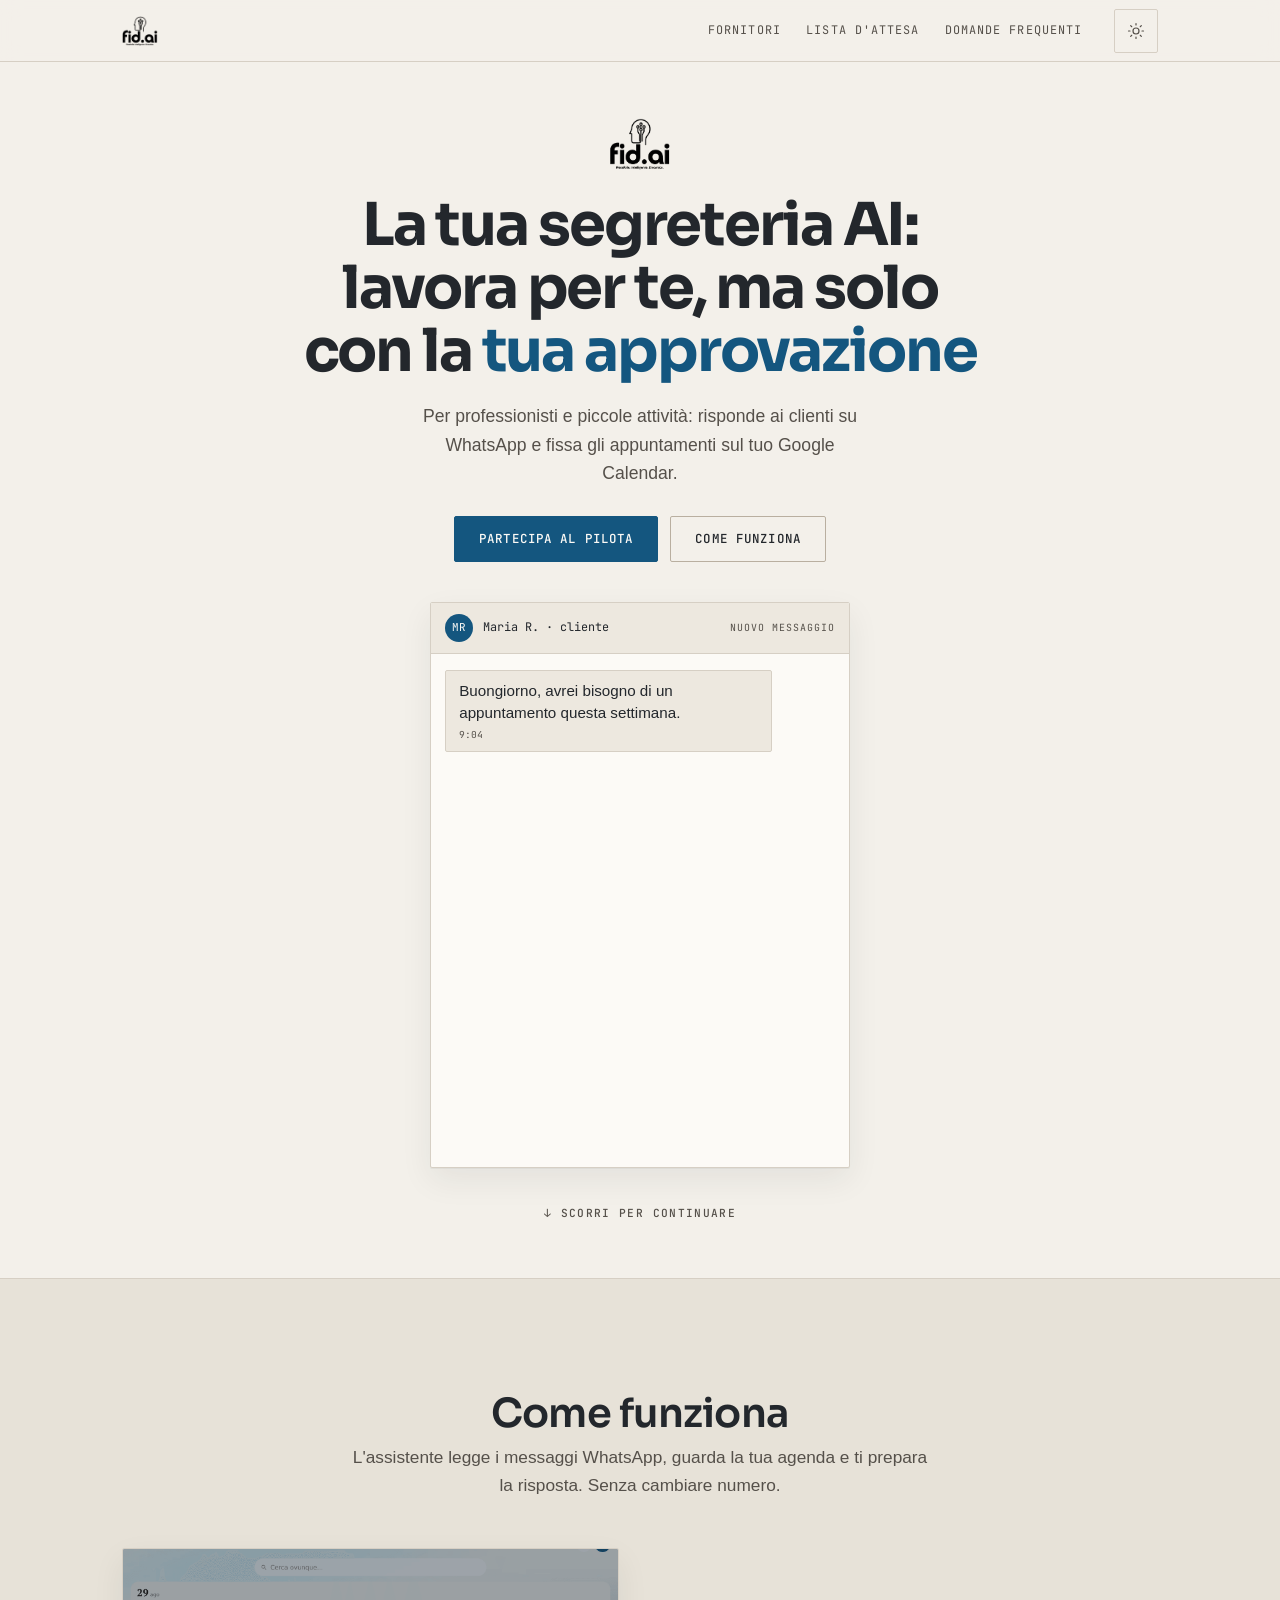
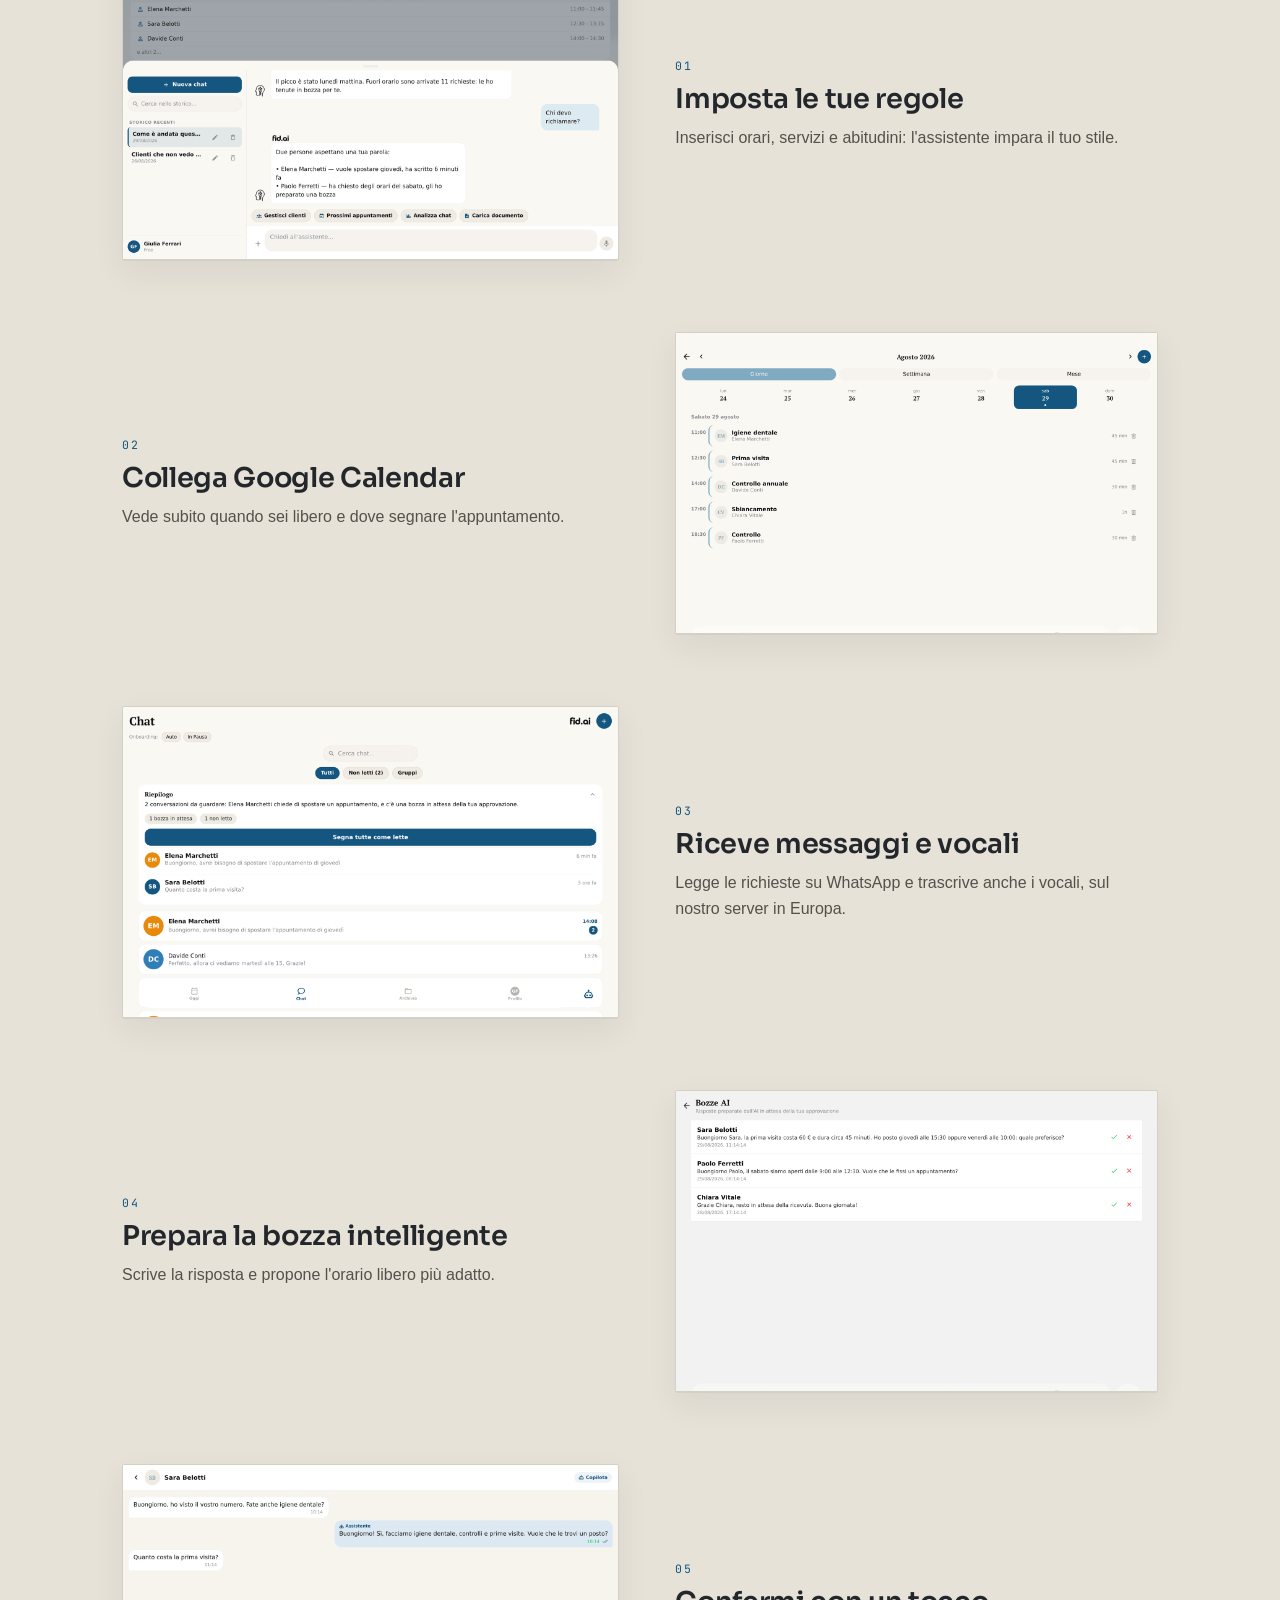
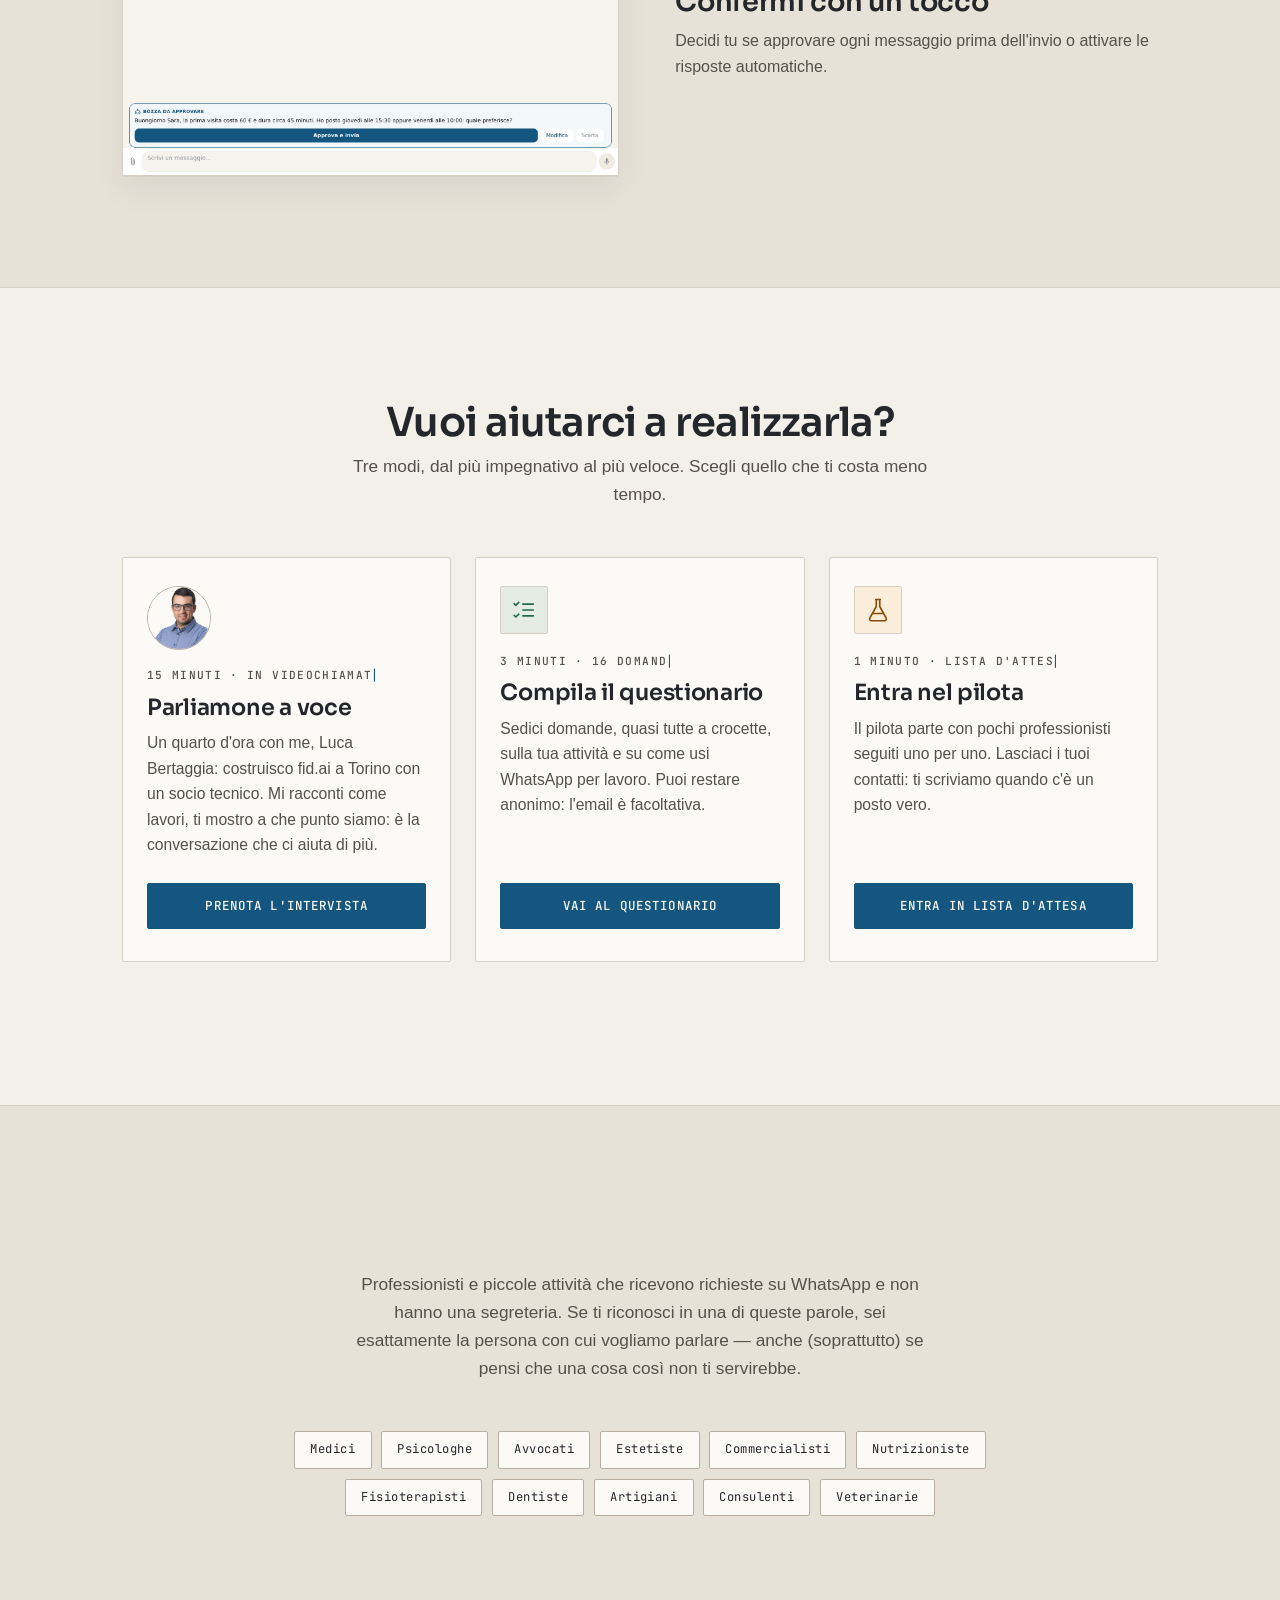
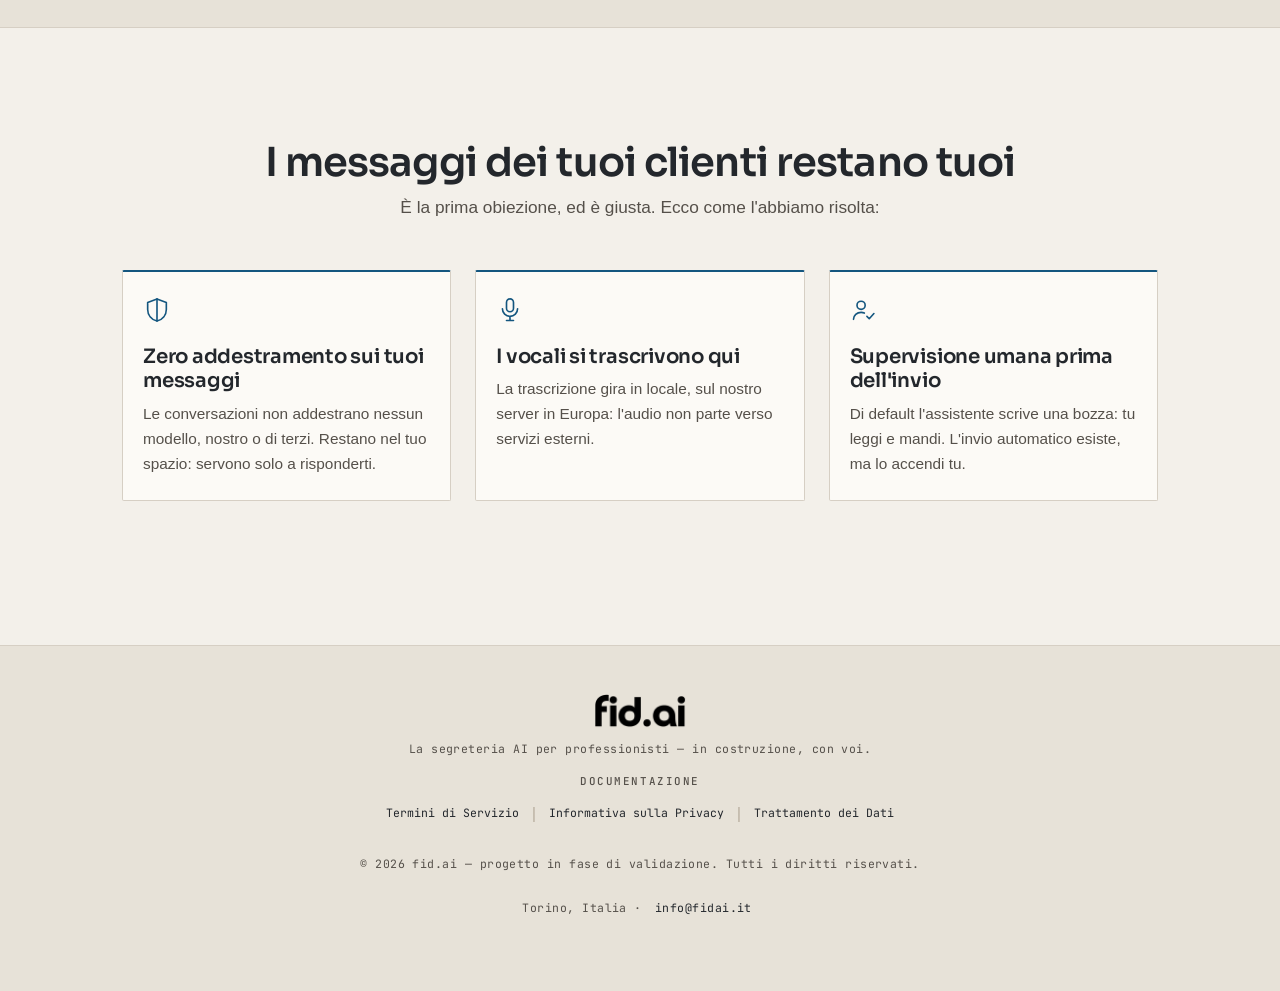
<file: index.html>
<!DOCTYPE html>
<html lang="it">
<head>
    <meta charset="UTF-8">
    <meta name="viewport" content="width=device-width, initial-scale=1.0">
    <title>fid.ai — segreteria AI su WhatsApp per professionisti</title>
    <meta name="description" content="Risponde ai clienti su WhatsApp e fissa gli appuntamenti sul tuo Google Calendar, solo con la tua approvazione. In prova con pochi professionisti.">
    <link rel="canonical" href="https://fidai.it/">

    <!-- Anteprima quando la pagina viene condivisa (WhatsApp, LinkedIn, X…).
         Immagine fatta apposta, 1200×630: logo e titolo della home (giro 24). -->
    <meta property="og:type" content="website">
    <meta property="og:site_name" content="fid.ai">
    <meta property="og:locale" content="it_IT">
    <meta property="og:url" content="https://fidai.it/">
    <meta property="og:title" content="fid.ai — segreteria AI su WhatsApp per professionisti">
    <meta property="og:description" content="Risponde ai clienti su WhatsApp e fissa gli appuntamenti sul tuo Google Calendar, solo con la tua approvazione. In prova con pochi professionisti.">
    <meta property="og:image" content="https://fidai.it/images/anteprima-social.png">
    <meta property="og:image:width" content="1200">
    <meta property="og:image:height" content="630">
    <meta property="og:image:alt" content="fid.ai — La tua segreteria AI: lavora per te, ma solo con la tua approvazione">
    <meta name="twitter:card" content="summary_large_image">
    <meta name="twitter:title" content="fid.ai — segreteria AI su WhatsApp per professionisti">
    <meta name="twitter:description" content="Risponde ai clienti su WhatsApp e fissa gli appuntamenti sul tuo Google Calendar, solo con la tua approvazione. In prova con pochi professionisti.">
    <meta name="twitter:image" content="https://fidai.it/images/anteprima-social.png">
    <link rel="icon" href="images/favicon.png" type="image/png">
    <link rel="apple-touch-icon" href="images/apple-touch-icon.png">
    <meta name="theme-color" content="#F3F0EA" media="(prefers-color-scheme: light)">
    <meta name="theme-color" content="#141920" media="(prefers-color-scheme: dark)">


    <!-- Caratteri: Sora per i titoli e JetBrains Mono per etichette, numeri e
         comandi, ospitati qui in fonts/ e dichiarati in css/style.css: nessuna
         richiesta a Google o ad altri. Il corpo del testo usa il carattere di sistema. -->
    <link rel="preload" href="fonts/sora-latin.woff2" as="font" type="font/woff2" crossorigin>

    <!-- Foglio di stile unico: nessuna libreria esterna, nessun tracker. -->
    <link rel="stylesheet" href="css/style.css">

    <!-- Il tema si decide PRIMA del disegno, altrimenti si vede il lampo chiaro:
         vince la scelta salvata, altrimenti la preferenza del sistema. -->
    <script>
      (function () {
        try {
          var t = localStorage.getItem('fidai:theme');
          if (t !== 'dark' && t !== 'light') {
            t = window.matchMedia('(prefers-color-scheme: dark)').matches ? 'dark' : 'light';
          }
          document.documentElement.setAttribute('data-theme', t);
        } catch (e) {
          document.documentElement.setAttribute('data-theme', 'light');
        }
        /* Comparsa allo scorrimento: la classe la mette JavaScript, e solo se
           il browser sa osservare lo scorrimento e non e' stato chiesto meno
           movimento. Senza di essa nulla e' nascosto: la pagina si legge
           intera anche con JavaScript spento. */
        try {
          if ('IntersectionObserver' in window
              && !window.matchMedia('(prefers-reduced-motion: reduce)').matches) {
            document.documentElement.classList.add('rv');
          }
        } catch (e) { /* niente */ }
      })();
    </script>
</head>
<body data-intro>

    <!-- Testata: essenziale, in monospace piccolo. Il logo resta quello di sempre. -->
    <nav class="navbar" id="mainNavbar">
        <div class="container">
            <a class="navbar-brand nav-logo" href="index.html#hero">
                <img src="images/logo-intero.png" alt="fid.ai — torna alla home" class="navbar-logo-img" width="169" height="140">
            </a>
            <div class="navbar-collapse" id="navbarNavContent">
                <ul class="navbar-nav">
                    <li class="nav-item"><a class="nav-link" href="resources/partner.html">Fornitori</a></li>
                    <li class="nav-item"><a class="nav-link" href="lista-attesa.html">Lista d'attesa</a></li>
                    <li class="nav-item"><a class="nav-link" href="resources/faq.html">Domande frequenti</a></li>
                </ul>
            </div>
            <div class="navbar-actions">
                <button class="theme-toggle" id="themeToggle" type="button" aria-label="Cambia tema chiaro o scuro">
                    <svg class="icon icon-sun" viewBox="0 0 24 24" aria-hidden="true"><circle cx="12" cy="12" r="4"/><path d="M12 2v2M12 20v2M4.9 4.9l1.4 1.4M17.7 17.7l1.4 1.4M2 12h2M20 12h2M4.9 19.1l1.4-1.4M17.7 6.3l1.4-1.4"/></svg>
                    <svg class="icon icon-moon" viewBox="0 0 24 24" aria-hidden="true"><path d="M20 14.5A8.5 8.5 0 0 1 9.5 4a8.5 8.5 0 1 0 10.5 10.5z"/></svg>
                </button>
                <button class="navbar-toggler" type="button" aria-controls="navbarNavContent" aria-expanded="false" aria-label="Apri il menu">
                    <svg class="icon" viewBox="0 0 24 24" aria-hidden="true"><path d="M4 7h16M4 12h16M4 17h16"/></svg>
                </button>
            </div>
        </div>
    </nav>

    <!-- Hero. Giro 21: al posto dello screenshot statico c'e' una conversazione
         WhatsApp che si scrive da sola — la stessa idea del terminale animato di
         pi.dev, ma nella lingua di chi legge questa pagina. I testi sono presi
         dalle pagine gia' scritte; con «meno movimento» si vede tutta insieme. -->
    <section id="hero" class="hero-section home-section text-center" data-reveal="rule">
        <div class="container">
            <img src="images/logo-intero.png" alt="fid.ai" class="hero-logo-img" width="169" height="140">
            <h1 class="hero-title">
                <span class="hero-line">La tua segreteria AI:</span>
                <span class="hero-line">lavora per te, ma solo</span>
                <span class="hero-line">con la <em>tua approvazione</em></span>
            </h1>
            <p class="hero-subheadline lead">
                Per professionisti e piccole attività: risponde ai clienti su WhatsApp e fissa gli appuntamenti sul tuo Google Calendar.
            </p>
            <div class="hero-actions gap-2">
                <a href="#collabora" class="btn btn-primary">Partecipa al pilota</a>
                <a href="#come-funziona" class="btn btn-outline-secondary">Come funziona</a>
            </div>

            <div class="hero-demo" id="heroDemo" role="group"
                 aria-label="Esempio di conversazione: un cliente chiede un appuntamento e l'assistente lo fissa">
                <div class="demo-bar">
                    <span class="demo-avatar" aria-hidden="true">MR</span>
                    <span class="demo-who">Maria R. &middot; cliente</span>
                    <span class="demo-state" aria-live="polite">online</span>
                </div>
                <div class="demo-thread">
                    <p class="demo-msg from-them" data-demo-step data-demo-wait="1000">
                        Buongiorno, avrei bisogno di un appuntamento questa settimana.
                        <span class="demo-time">9:04</span>
                    </p>
                    <p class="demo-msg from-us" data-demo-step data-demo-wait="1200">
                        Buongiorno! Ho giovedì alle 17:30 oppure venerdì alle 9:00. Quale le va meglio?
                        <span class="demo-time">9:04 &middot; bozza approvata</span>
                    </p>
                    <p class="demo-msg from-them" data-demo-step data-demo-wait="900">
                        Giovedì alle 17:30, grazie.
                        <span class="demo-time">9:06</span>
                    </p>
                    <p class="demo-msg from-us" data-demo-step data-demo-wait="1000">
                        Perfetto, la aspetto giovedì alle 17:30. Le arriverà un promemoria il giorno prima.
                        <span class="demo-time">9:06 &middot; bozza approvata</span>
                    </p>
                    <p class="demo-confirm" data-demo-step data-demo-wait="600">
                        Appuntamento scritto sul tuo Google Calendar — giovedì 17:30.
                    </p>
                    <div class="demo-typing-row demo-msg from-us" aria-hidden="true">
                        <span class="demo-typing"><span></span><span></span><span></span></span>
                    </div>
                </div>
            </div>

            <span class="scroll-hint" aria-hidden="true">&darr; scorri per continuare</span>
        </div>
    </section>

    <!-- Come funziona -->
    <section id="come-funziona" class="how-it-works-section home-section" data-reveal="rule">
        <div class="container">
            <h2 class="section-title text-center" data-reveal="lines">Come funziona</h2>
            <p class="section-lead" data-reveal="up">
                L'assistente legge i messaggi WhatsApp, guarda la tua agenda e ti prepara la risposta. Senza cambiare numero.
            </p>
            <!-- Ogni passo mostra la schermata vera dell'app che gli corrisponde
                 (catturate sull'ambiente di prova interno, con dati inventati).
                 Le schermate raccontano il prodotto: sul telefono occupano tutta
                 la larghezza, su schermo largo circa metà riga, col testo a fianco
                 e i lati che si alternano. -->
            <ol class="steps-flow">
                <li class="step-row">
                    <figure class="step-shot" data-reveal="shot">
                        <picture>
                            <!-- Sul telefono la schermata del telefono, a tutta larghezza;
                                 da tablet in su quella del computer, che riempie la riga.
                                 WebP senza perdita dove il browser lo legge, PNG altrimenti. -->
                            <source media="(min-width: 620px)" srcset="images/app/assistente-desktop.webp" type="image/webp"
                                    width="1600" height="1000">
                            <source media="(min-width: 620px)" srcset="images/app/assistente-desktop.png"
                                    width="1600" height="1000">
                            <source srcset="images/app/assistente-telefono.webp" type="image/webp"
                                    width="780" height="1688">
                            <img src="images/app/assistente-telefono.png" width="780" height="1688"
                                 loading="lazy" decoding="async" alt="Impostazioni delle regole dell'assistente">
                        </picture>
                    </figure>
                    <div class="step-body" data-reveal="up">
                        <span class="step-number" data-reveal="type">01</span>
                        <h3 class="step-title">Imposta le tue regole</h3>
                        <p>Inserisci orari, servizi e abitudini: l'assistente impara il tuo stile.</p>
                    </div>
                </li>
                <li class="step-row">
                    <figure class="step-shot" data-reveal="shot">
                        <picture>
                            <!-- Sul telefono la schermata del telefono, a tutta larghezza;
                                 da tablet in su quella del computer, che riempie la riga.
                                 WebP senza perdita dove il browser lo legge, PNG altrimenti. -->
                            <source media="(min-width: 620px)" srcset="images/app/agenda-desktop.webp" type="image/webp"
                                    width="1600" height="1000">
                            <source media="(min-width: 620px)" srcset="images/app/agenda-desktop.png"
                                    width="1600" height="1000">
                            <source srcset="images/app/agenda-telefono.webp" type="image/webp"
                                    width="780" height="1688">
                            <img src="images/app/agenda-telefono.png" width="780" height="1688"
                                 loading="lazy" decoding="async" alt="Sincronizzazione Google Calendar">
                        </picture>
                    </figure>
                    <div class="step-body" data-reveal="up">
                        <span class="step-number" data-reveal="type">02</span>
                        <h3 class="step-title">Collega Google Calendar</h3>
                        <p>Vede subito quando sei libero e dove segnare l'appuntamento.</p>
                    </div>
                </li>
                <li class="step-row">
                    <figure class="step-shot" data-reveal="shot">
                        <picture>
                            <!-- Sul telefono la schermata del telefono, a tutta larghezza;
                                 da tablet in su quella del computer, che riempie la riga.
                                 WebP senza perdita dove il browser lo legge, PNG altrimenti. -->
                            <source media="(min-width: 620px)" srcset="images/app/conversazioni-desktop.webp" type="image/webp"
                                    width="1600" height="1000">
                            <source media="(min-width: 620px)" srcset="images/app/conversazioni-desktop.png"
                                    width="1600" height="1000">
                            <source srcset="images/app/conversazioni-telefono.webp" type="image/webp"
                                    width="780" height="1688">
                            <img src="images/app/conversazioni-telefono.png" width="780" height="1688"
                                 loading="lazy" decoding="async" alt="Ricezione messaggi e vocali">
                        </picture>
                    </figure>
                    <div class="step-body" data-reveal="up">
                        <span class="step-number" data-reveal="type">03</span>
                        <h3 class="step-title">Riceve messaggi e vocali</h3>
                        <p>Legge le richieste su WhatsApp e trascrive anche i vocali, sul nostro server in Europa.</p>
                    </div>
                </li>
                <li class="step-row">
                    <figure class="step-shot" data-reveal="shot">
                        <picture>
                            <!-- Sul telefono la schermata del telefono, a tutta larghezza;
                                 da tablet in su quella del computer, che riempie la riga.
                                 WebP senza perdita dove il browser lo legge, PNG altrimenti. -->
                            <source media="(min-width: 620px)" srcset="images/app/bozze-desktop.webp" type="image/webp"
                                    width="1600" height="1000">
                            <source media="(min-width: 620px)" srcset="images/app/bozze-desktop.png"
                                    width="1600" height="1000">
                            <source srcset="images/app/bozze-telefono.webp" type="image/webp"
                                    width="780" height="1688">
                            <img src="images/app/bozze-telefono.png" width="780" height="1688"
                                 loading="lazy" decoding="async" alt="Preparazione bozza intelligente">
                        </picture>
                    </figure>
                    <div class="step-body" data-reveal="up">
                        <span class="step-number" data-reveal="type">04</span>
                        <h3 class="step-title">Prepara la bozza intelligente</h3>
                        <p>Scrive la risposta e propone l'orario libero più adatto.</p>
                    </div>
                </li>
                <li class="step-row">
                    <figure class="step-shot" data-reveal="shot">
                        <picture>
                            <!-- Sul telefono la schermata del telefono, a tutta larghezza;
                                 da tablet in su quella del computer, che riempie la riga.
                                 WebP senza perdita dove il browser lo legge, PNG altrimenti. -->
                            <source media="(min-width: 620px)" srcset="images/app/chat-desktop.webp" type="image/webp"
                                    width="1600" height="1000">
                            <source media="(min-width: 620px)" srcset="images/app/chat-desktop.png"
                                    width="1600" height="1000">
                            <source srcset="images/app/chat-telefono.webp" type="image/webp"
                                    width="780" height="1688">
                            <img src="images/app/chat-telefono.png" width="780" height="1688"
                                 loading="lazy" decoding="async" alt="Conferma e invio con un tocco">
                        </picture>
                    </figure>
                    <div class="step-body" data-reveal="up">
                        <span class="step-number" data-reveal="type">05</span>
                        <h3 class="step-title">Confermi con un tocco</h3>
                        <p>Decidi tu se approvare ogni messaggio prima dell'invio o attivare le risposte automatiche.</p>
                    </div>
                </li>
            </ol>
        </div>
    </section>

    <!-- I tre inviti -->
    <section id="collabora" class="invites-section home-section" data-reveal="rule">
        <div class="container">
            <h2 class="section-title text-center" data-reveal="lines">Vuoi aiutarci a realizzarla?</h2>
            <p class="section-lead" data-reveal="up">
                Tre modi, dal più impegnativo al più veloce. Scegli quello che ti costa meno tempo.
            </p>
            <div class="row g-5 justify-content-center" data-reveal="cascade">

                <div class="col-md-6 col-lg-4">
                    <div class="invito-card">
                        <img class="invito-foto" src="images/luca.jpg" alt="Luca Bertaggia" width="64" height="64" loading="lazy" decoding="async">
                        <span class="invito-badge" data-reveal="type">15 minuti · in videochiamata</span>
                        <h3 class="invito-title">Parliamone a voce</h3>
                        <p class="invito-text">
                            Un quarto d'ora con me, Luca Bertaggia: costruisco fid.ai a Torino con un socio tecnico.
                            Mi racconti come lavori, ti mostro a che punto siamo: è la conversazione che ci aiuta di più.
                        </p>
                        <a class="btn btn-primary" href="https://calendar.app.google/BSCFrTZiFVUPNc6TA" target="_blank" rel="noopener" data-booking-link>Prenota l'intervista</a>
                    </div>
                </div>

                <div class="col-md-6 col-lg-4">
                    <div class="invito-card">
                        <div class="invito-icon tone-green"><svg class="icon icon-lg" viewBox="0 0 24 24" aria-hidden="true"><path d="M11 7h9M11 12h9M11 17h9"/><path d="M3.5 6.5l1.5 1.5 2.5-2.5M3.5 16.5l1.5 1.5 2.5-2.5"/></svg></div>
                        <span class="invito-badge" data-reveal="type">3 minuti · 16 domande</span>
                        <h3 class="invito-title">Compila il questionario</h3>
                        <p class="invito-text">
                            Sedici domande, quasi tutte a crocette, sulla tua attività e su come usi WhatsApp per lavoro. Puoi
                            restare anonimo: l'email è facoltativa.
                        </p>
                        <a class="btn btn-primary" href="questionario.html">Vai al questionario</a>
                    </div>
                </div>

                <div class="col-md-6 col-lg-4">
                    <div class="invito-card">
                        <div class="invito-icon tone-orange"><svg class="icon icon-lg" viewBox="0 0 24 24" aria-hidden="true"><path d="M10 3h4M10.5 3v6L5 19a1.5 1.5 0 0 0 1.3 2.2h11.4A1.5 1.5 0 0 0 19 19l-5.5-10V3"/><path d="M7.5 15h9"/></svg></div>
                        <span class="invito-badge" data-reveal="type">1 minuto · lista d'attesa</span>
                        <h3 class="invito-title">Entra nel pilota</h3>
                        <p class="invito-text">
                            Il pilota parte con pochi professionisti seguiti uno per uno. Lasciaci i tuoi contatti:
                            ti scriviamo quando c'è un posto vero.
                        </p>
                        <a class="btn btn-primary" href="lista-attesa.html">Entra in lista d'attesa</a>
                    </div>
                </div>

            </div>
        </div>
    </section>

    <!-- Per chi -->
    <section id="per-chi" class="target-audience-section home-section" data-reveal="rule">
         <div class="container">
             <h2 class="section-title text-center" data-reveal="lines">Per chi è pensata</h2>
             <p class="section-lead" data-reveal="up">
                 Professionisti e piccole attività che ricevono richieste su WhatsApp e non hanno una
                 segreteria. Se ti riconosci in una di queste parole, sei esattamente la persona con cui vogliamo
                 parlare — anche (soprattutto) se pensi che una cosa così non ti servirebbe.
             </p>
             <!-- Giro 24: professioni ferme e tutte visibili. Prima scorrevano in una fascia
                  da 42 secondi senza pausa: sul telefono se ne vedevano tre alla volta. -->
             <ul class="profession-list" data-reveal="up" aria-label="Professioni per cui stiamo costruendo fid.ai">
                 <li class="target-tag">Medici</li>
                 <li class="target-tag">Psicologhe</li>
                 <li class="target-tag">Avvocati</li>
                 <li class="target-tag">Estetiste</li>
                 <li class="target-tag">Commercialisti</li>
                 <li class="target-tag">Nutrizioniste</li>
                 <li class="target-tag">Fisioterapisti</li>
                 <li class="target-tag">Dentiste</li>
                 <li class="target-tag">Artigiani</li>
                 <li class="target-tag">Consulenti</li>
                 <li class="target-tag">Veterinarie</li>
             </ul>
         </div>
    </section>

    <!-- Privacy -->
    <section id="privacy" class="privacy-section">
        <div class="container">
            <h2 class="section-title text-center" data-reveal="lines">I messaggi dei tuoi clienti restano tuoi</h2>
            <p class="section-lead" data-reveal="up">
                È la prima obiezione, ed è giusta. Ecco come l'abbiamo risolta:
            </p>
            <div class="row g-5" data-reveal="cascade">
                <div class="col-md-4">
                    <div class="privacy-card">
                        <div class="privacy-icon"><svg class="icon icon-lg" viewBox="0 0 24 24" aria-hidden="true"><path d="M12 2.5l8 3v6c0 5-3.4 8.7-8 10-4.6-1.3-8-5-8-10v-6z"/><path d="M12 2.5v19"/></svg></div>
                        <h3>Zero addestramento sui tuoi messaggi</h3>
                        <p>Le conversazioni non addestrano nessun modello, nostro o di terzi. Restano nel
                           tuo spazio: servono solo a risponderti.</p>
                    </div>
                </div>
                <div class="col-md-4">
                    <div class="privacy-card">
                        <div class="privacy-icon"><svg class="icon icon-lg" viewBox="0 0 24 24" aria-hidden="true"><rect x="9" y="2.5" width="6" height="11" rx="3"/><path d="M5.5 11a6.5 6.5 0 0 0 13 0M12 17.5V21M9 21h6"/></svg></div>
                        <h3>I vocali si trascrivono qui</h3>
                        <p>La trascrizione gira in locale, sul nostro server in Europa: l'audio non parte
                           verso servizi esterni.</p>
                    </div>
                </div>
                <div class="col-md-4">
                    <div class="privacy-card">
                        <div class="privacy-icon"><svg class="icon icon-lg" viewBox="0 0 24 24" aria-hidden="true"><circle cx="9.5" cy="8" r="3.5"/><path d="M3 20c0-3.3 2.9-6 6.5-6 1 0 2 .2 2.8.6"/><path d="M14.5 17.5l2 2 4-4.5"/></svg></div>
                        <h3>Supervisione umana prima dell'invio</h3>
                        <p>Di default l'assistente scrive una bozza: tu leggi e mandi. L'invio automatico
                           esiste, ma lo accendi tu.</p>
                    </div>
                </div>
            </div>
        </div>
    </section>

    <!-- Footer -->
    <footer class="footer-section text-center py-5">
        <div class="container">
            <div class="mb-3">
                <img src="images/logo-nome-azienda.png" alt="fid.ai" class="footer-logo-img mb-2" loading="lazy" width="376" height="140">
                <p class="footer-tagline">La segreteria AI per professionisti &mdash; in costruzione, con voi.</p>
            </div>
            <div class="footer-legal-links mb-3">
                <h2 class="footer-subtitle">Documentazione</h2>
                <a href="legal/termini-di-servizio.html" class="footer-link">Termini di Servizio</a>
                <span class="mx-1 footer-link-separator" aria-hidden="true">|</span>
                <a href="legal/informativa-privacy.html" class="footer-link">Informativa sulla Privacy</a>
                <span class="mx-1 footer-link-separator" aria-hidden="true">|</span>
                <a href="legal/dpa.html" class="footer-link">Trattamento dei Dati</a>
            </div>
            <p class="footer-copyright">
                &copy; <span id="currentYear"></span> fid.ai &mdash; progetto in fase di validazione. Tutti i diritti riservati.
            </p>
            <p class="footer-address">Torino, Italia &middot; <a href="mailto:info@fidai.it" class="footer-link">info@fidai.it</a></p>
        </div>
    </footer>

    <!-- Configurazione del sito (link intervista, endpoint dei moduli) -->
    <script src="js/config.js"></script>
    <!-- Custom JS -->
    <script src="js/script.js"></script>
    <!-- I moduli che scrivono sulla VPS (lista d'attesa, questionario) -->
    <script src="js/forms.js"></script>

</body>
</html>
</file>
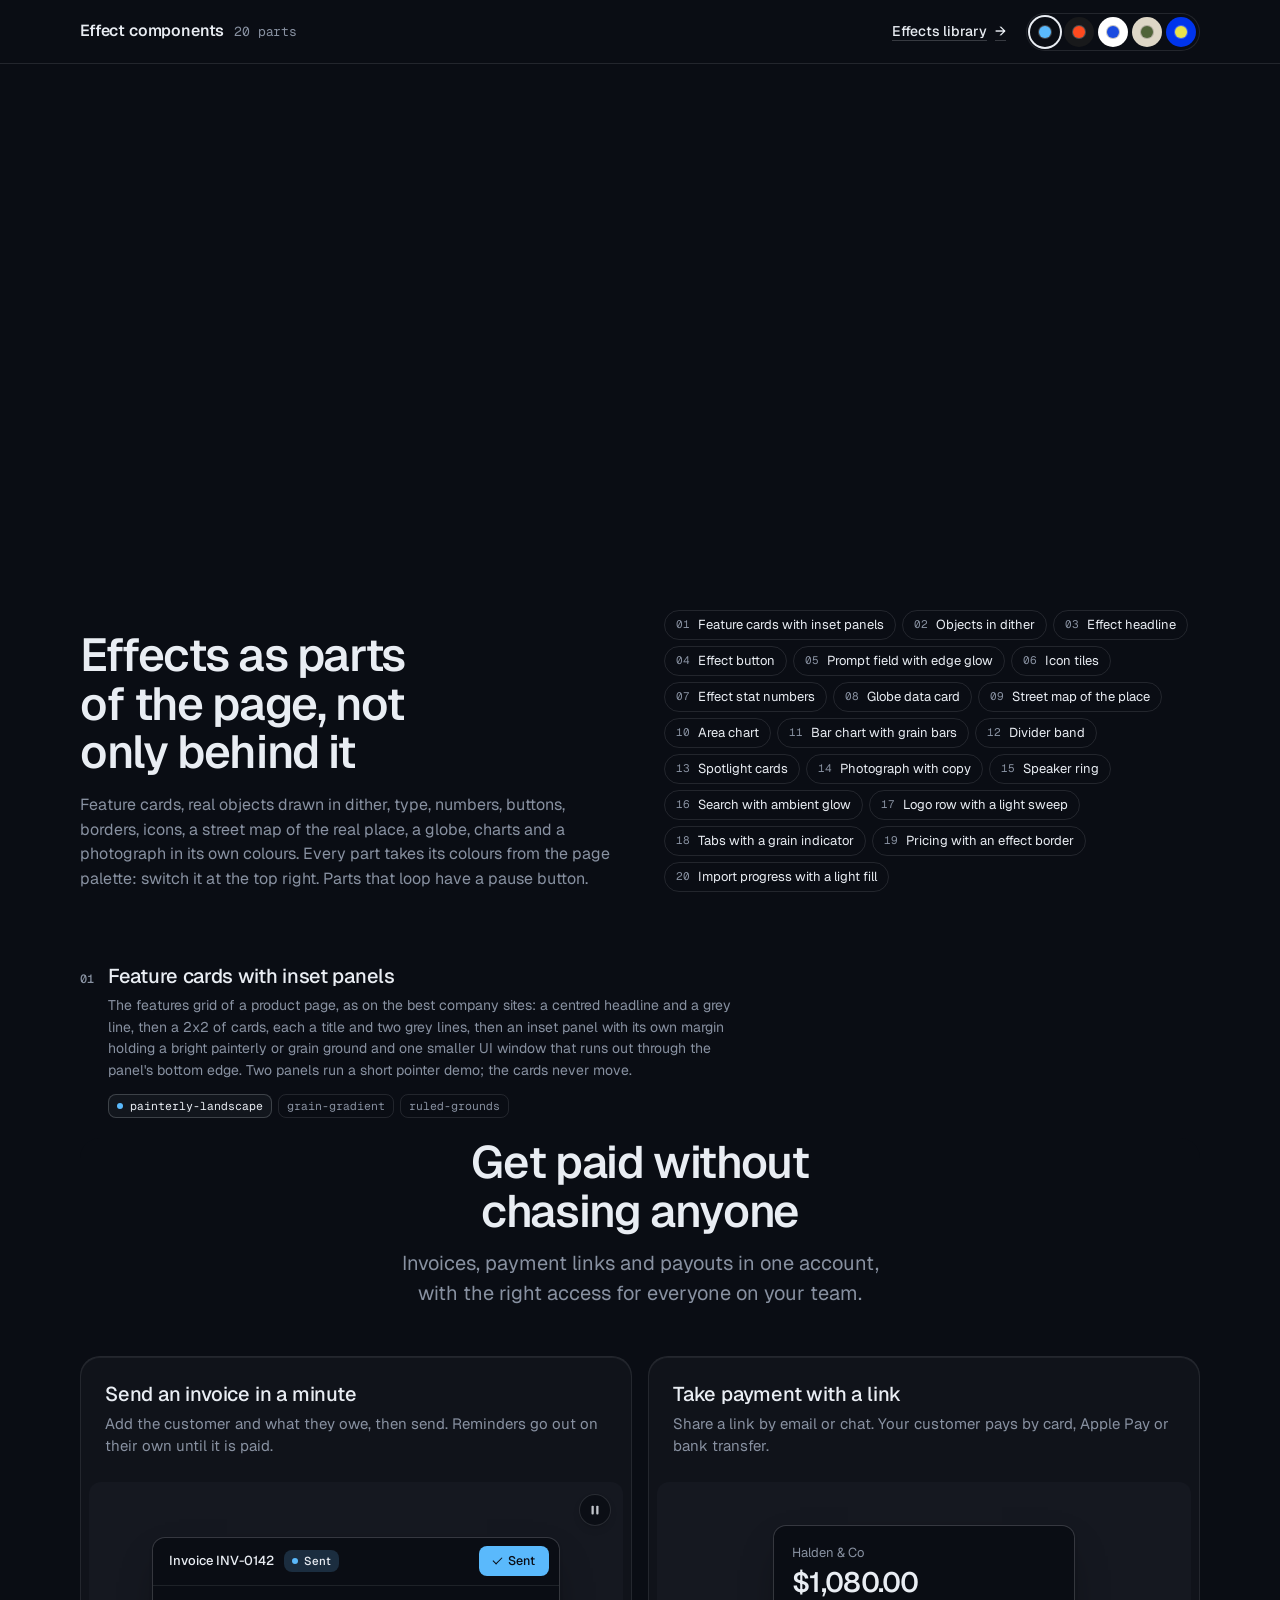
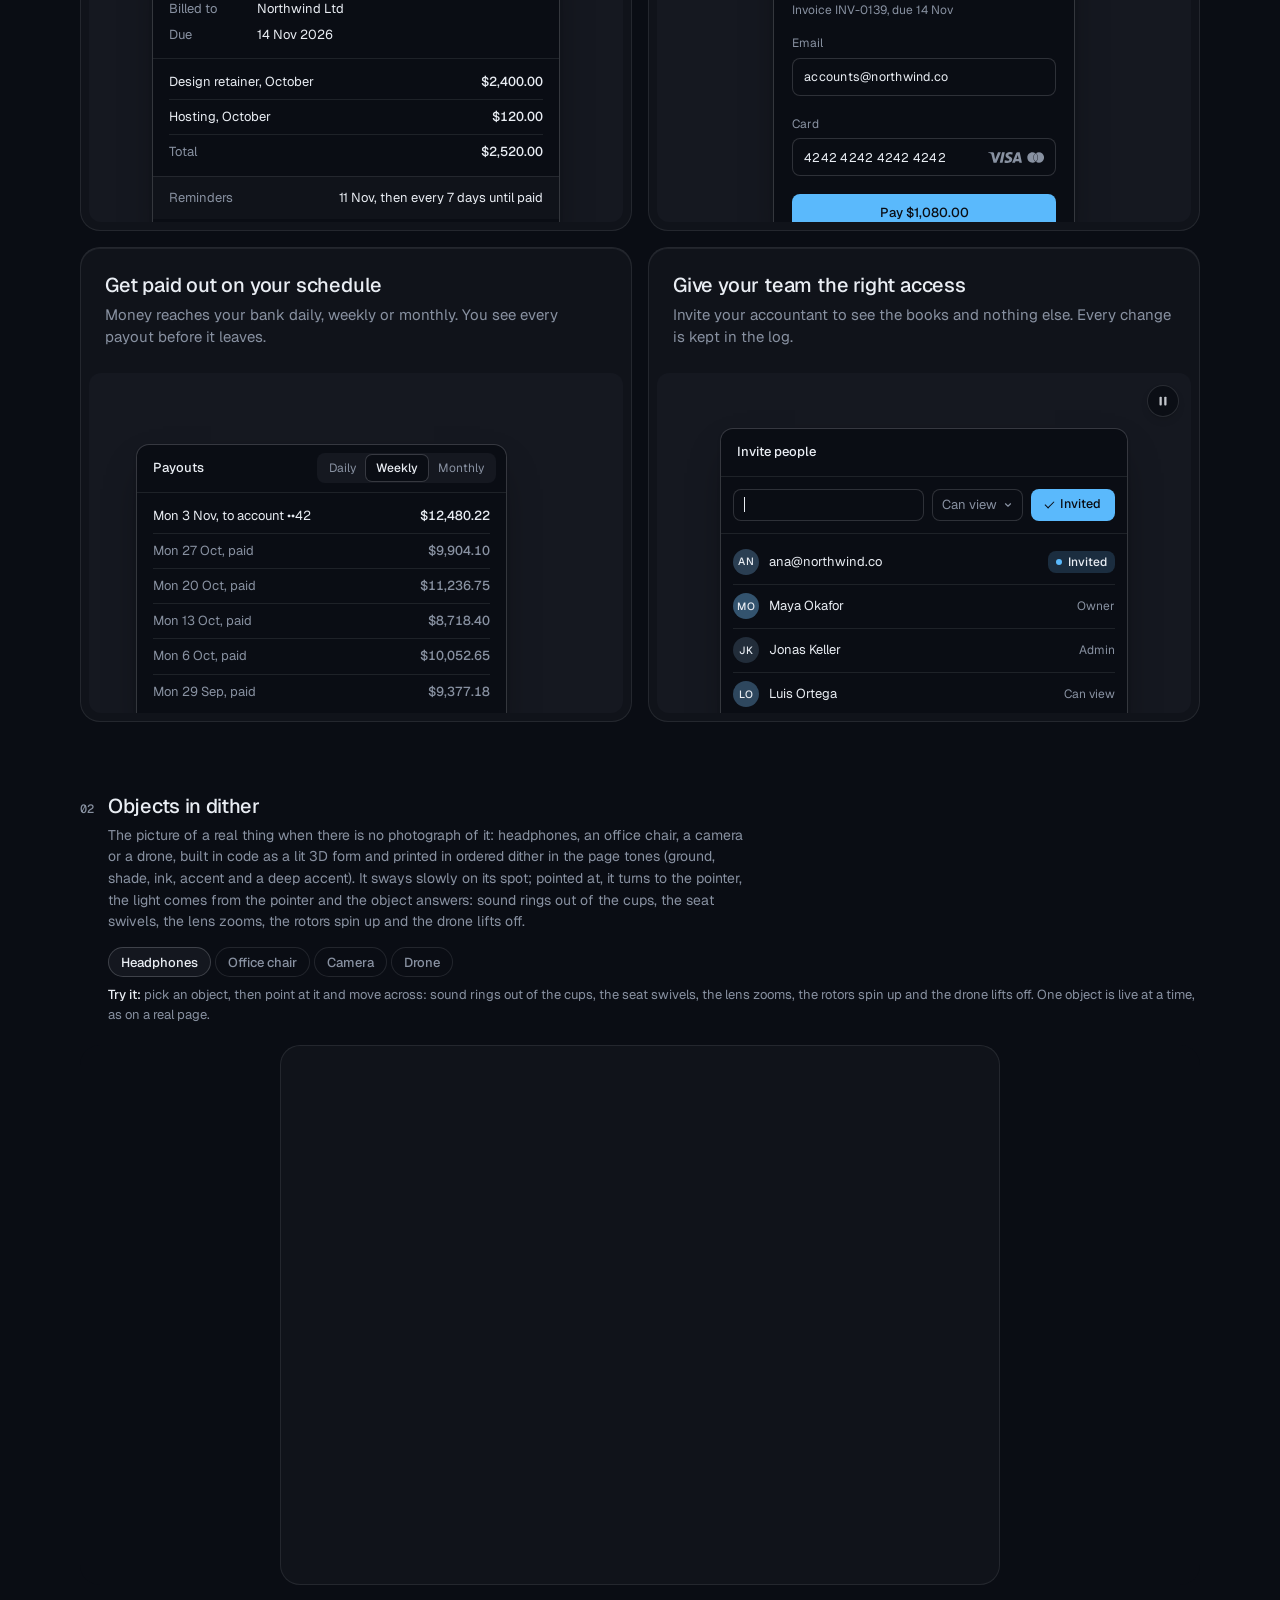
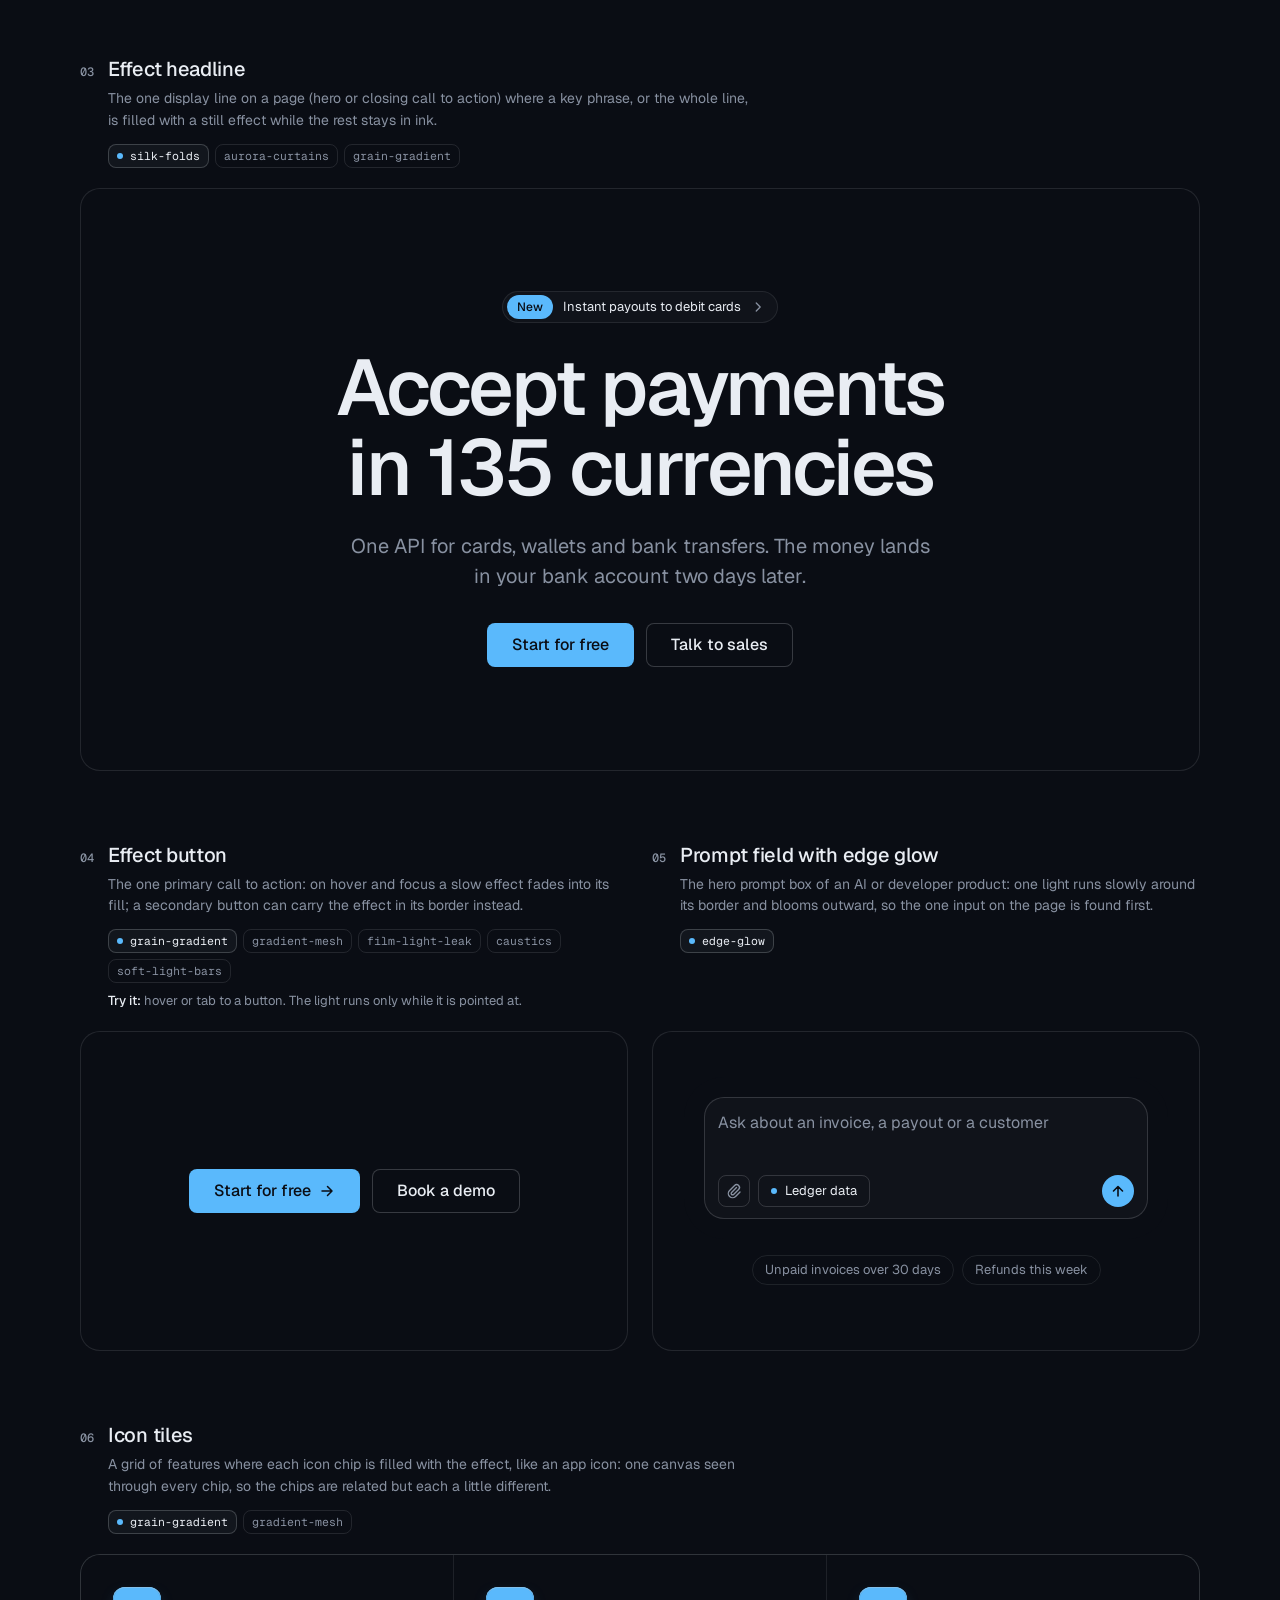
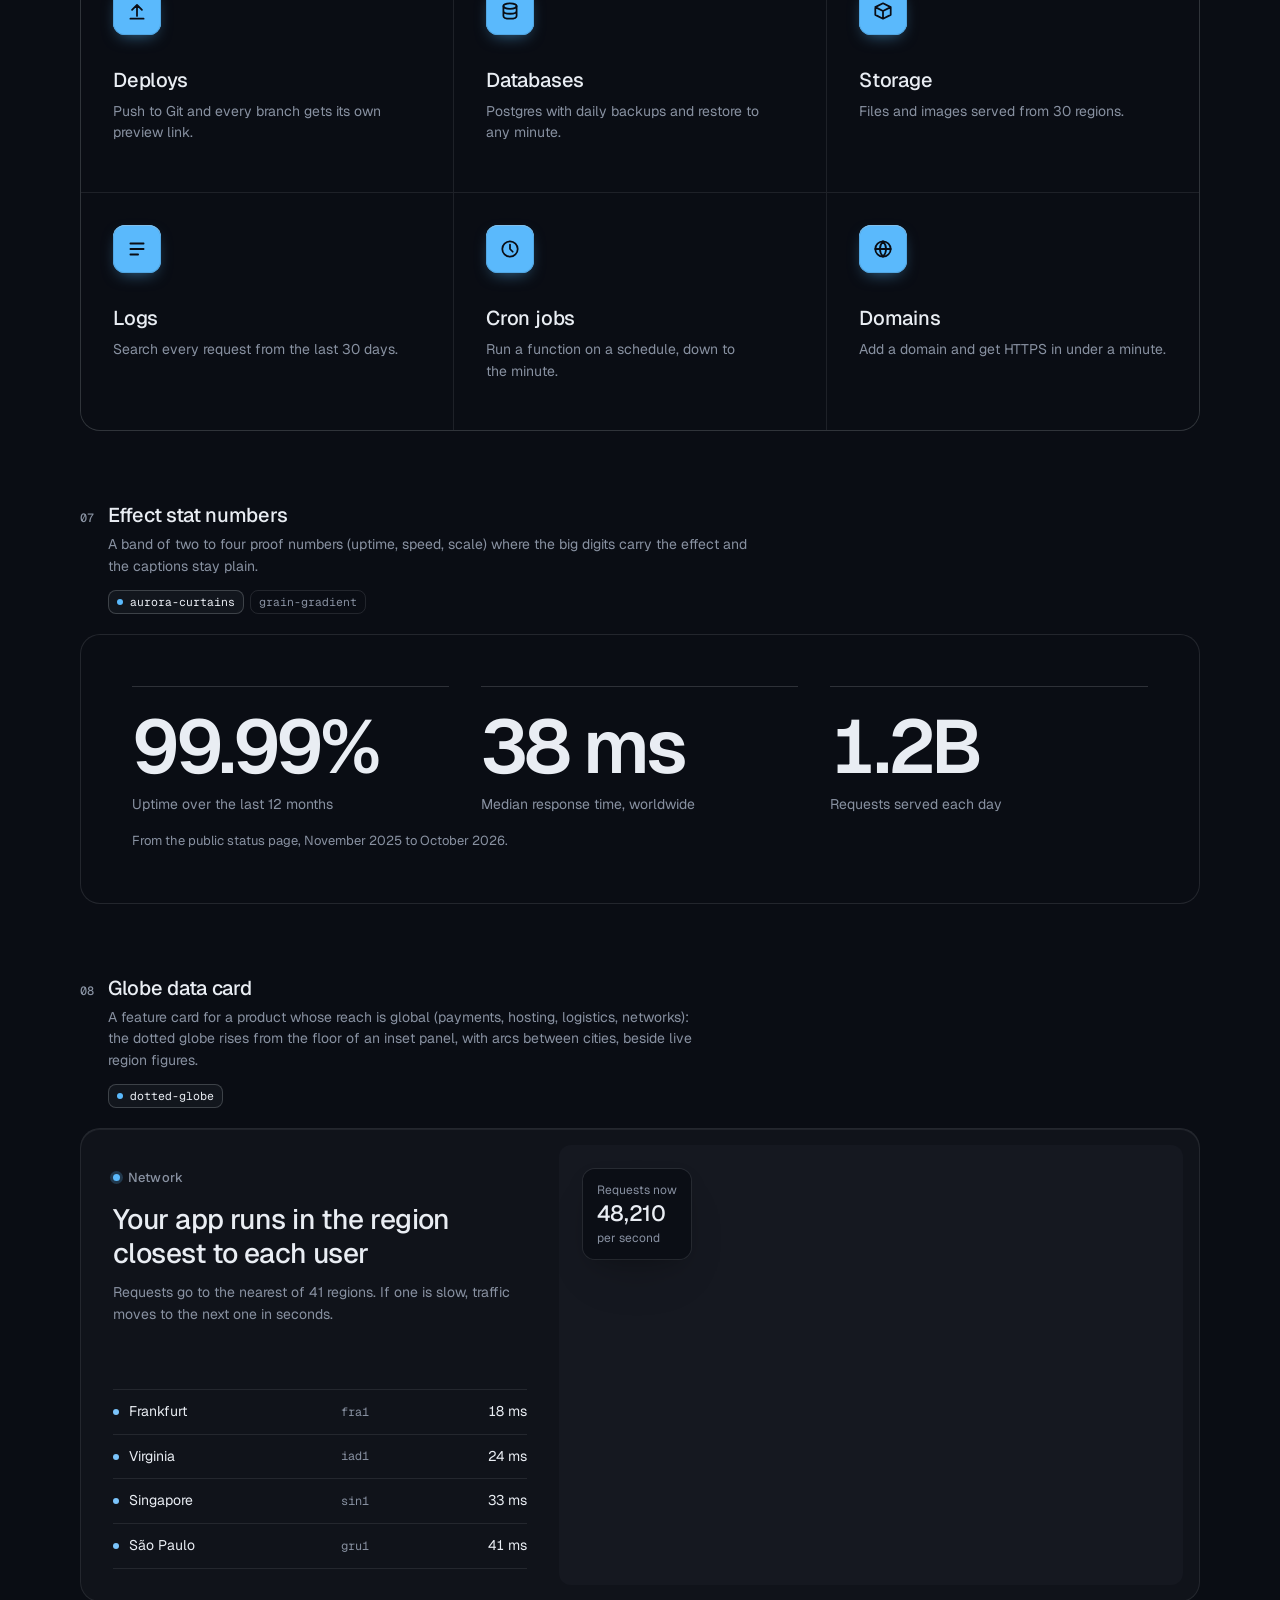
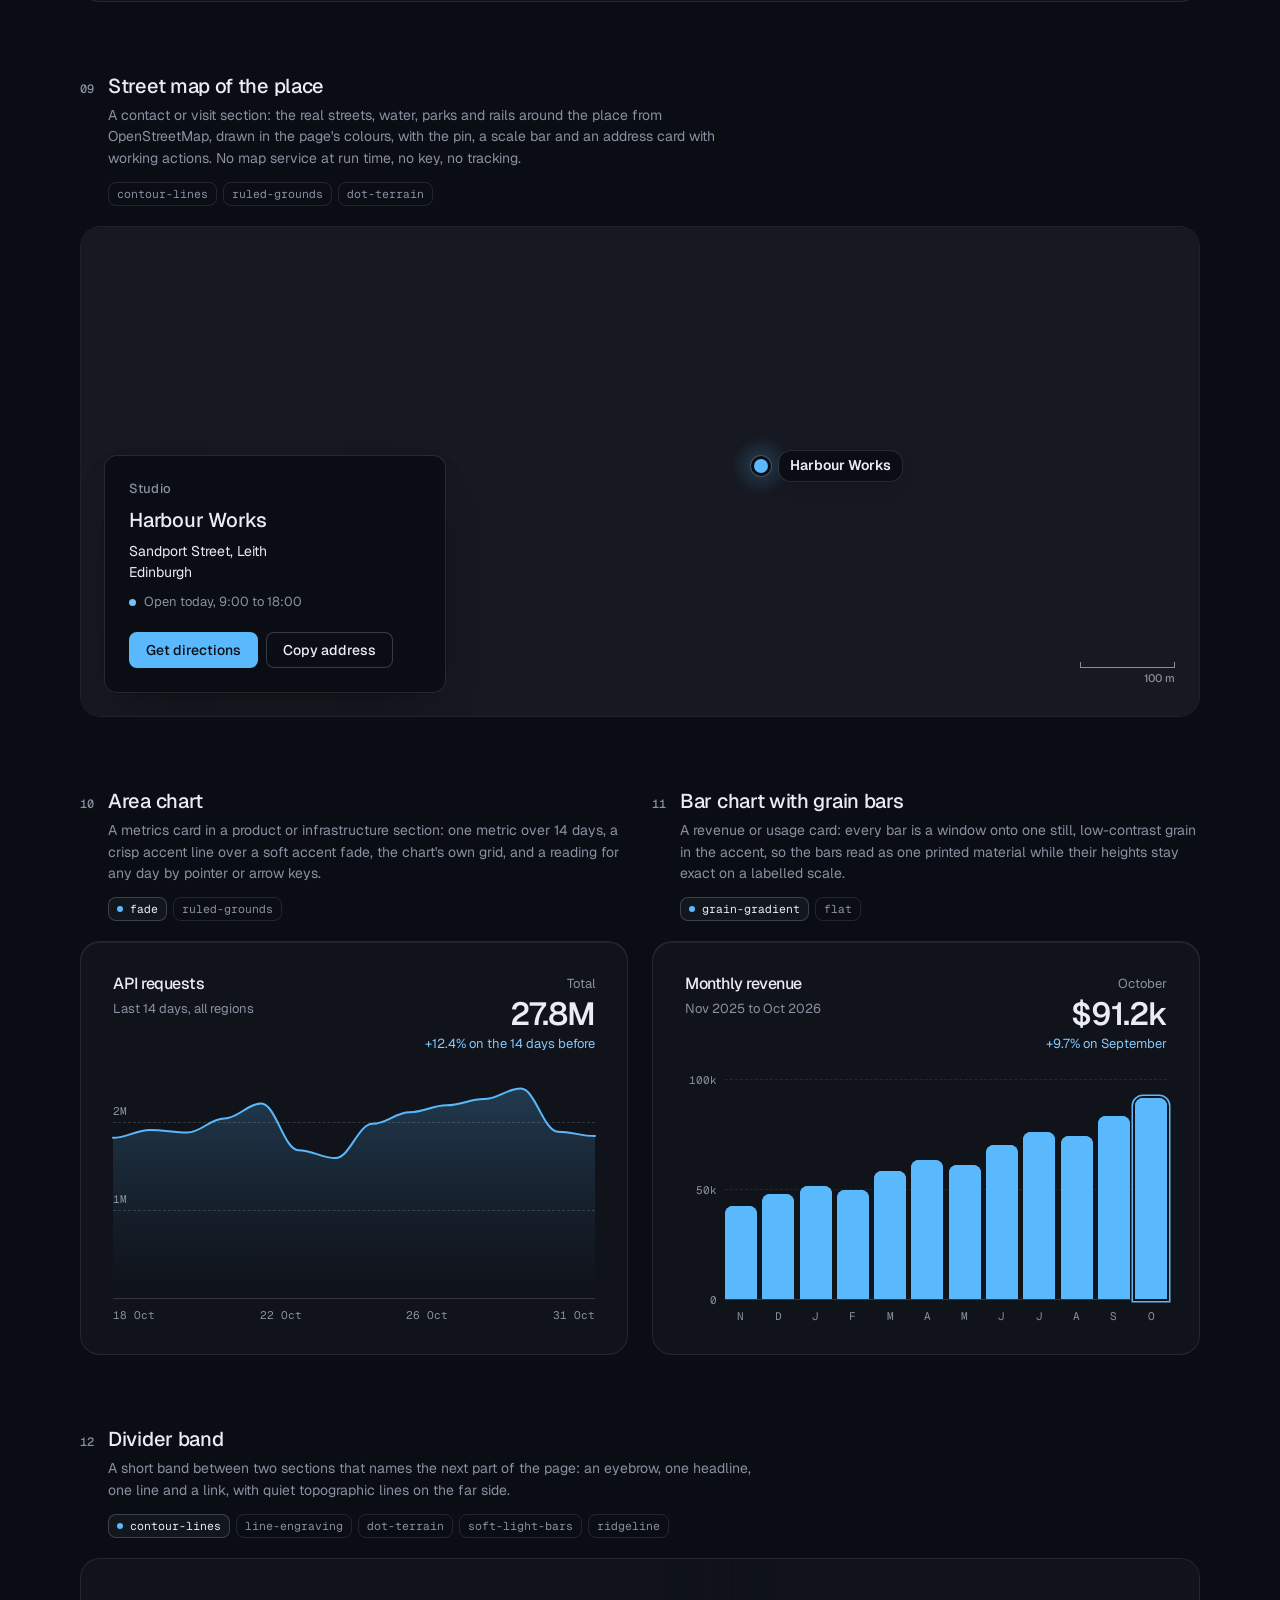
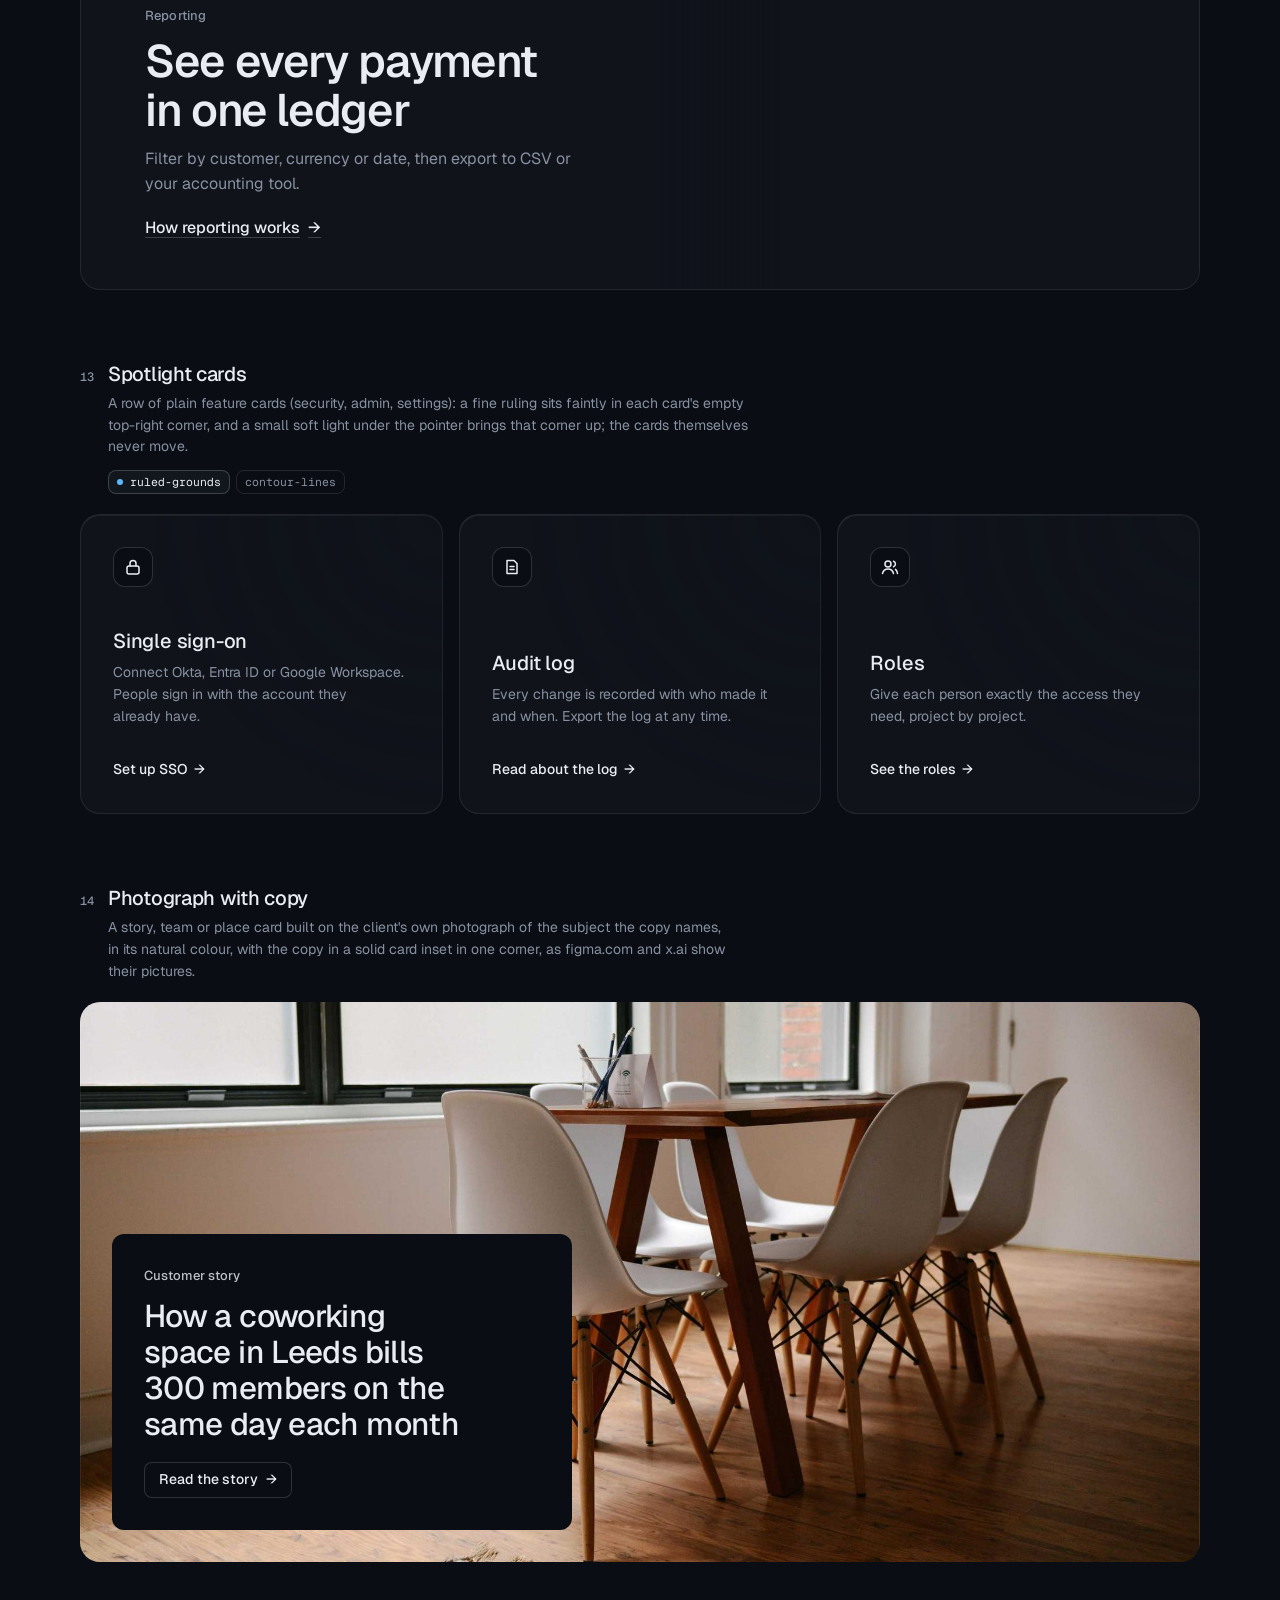
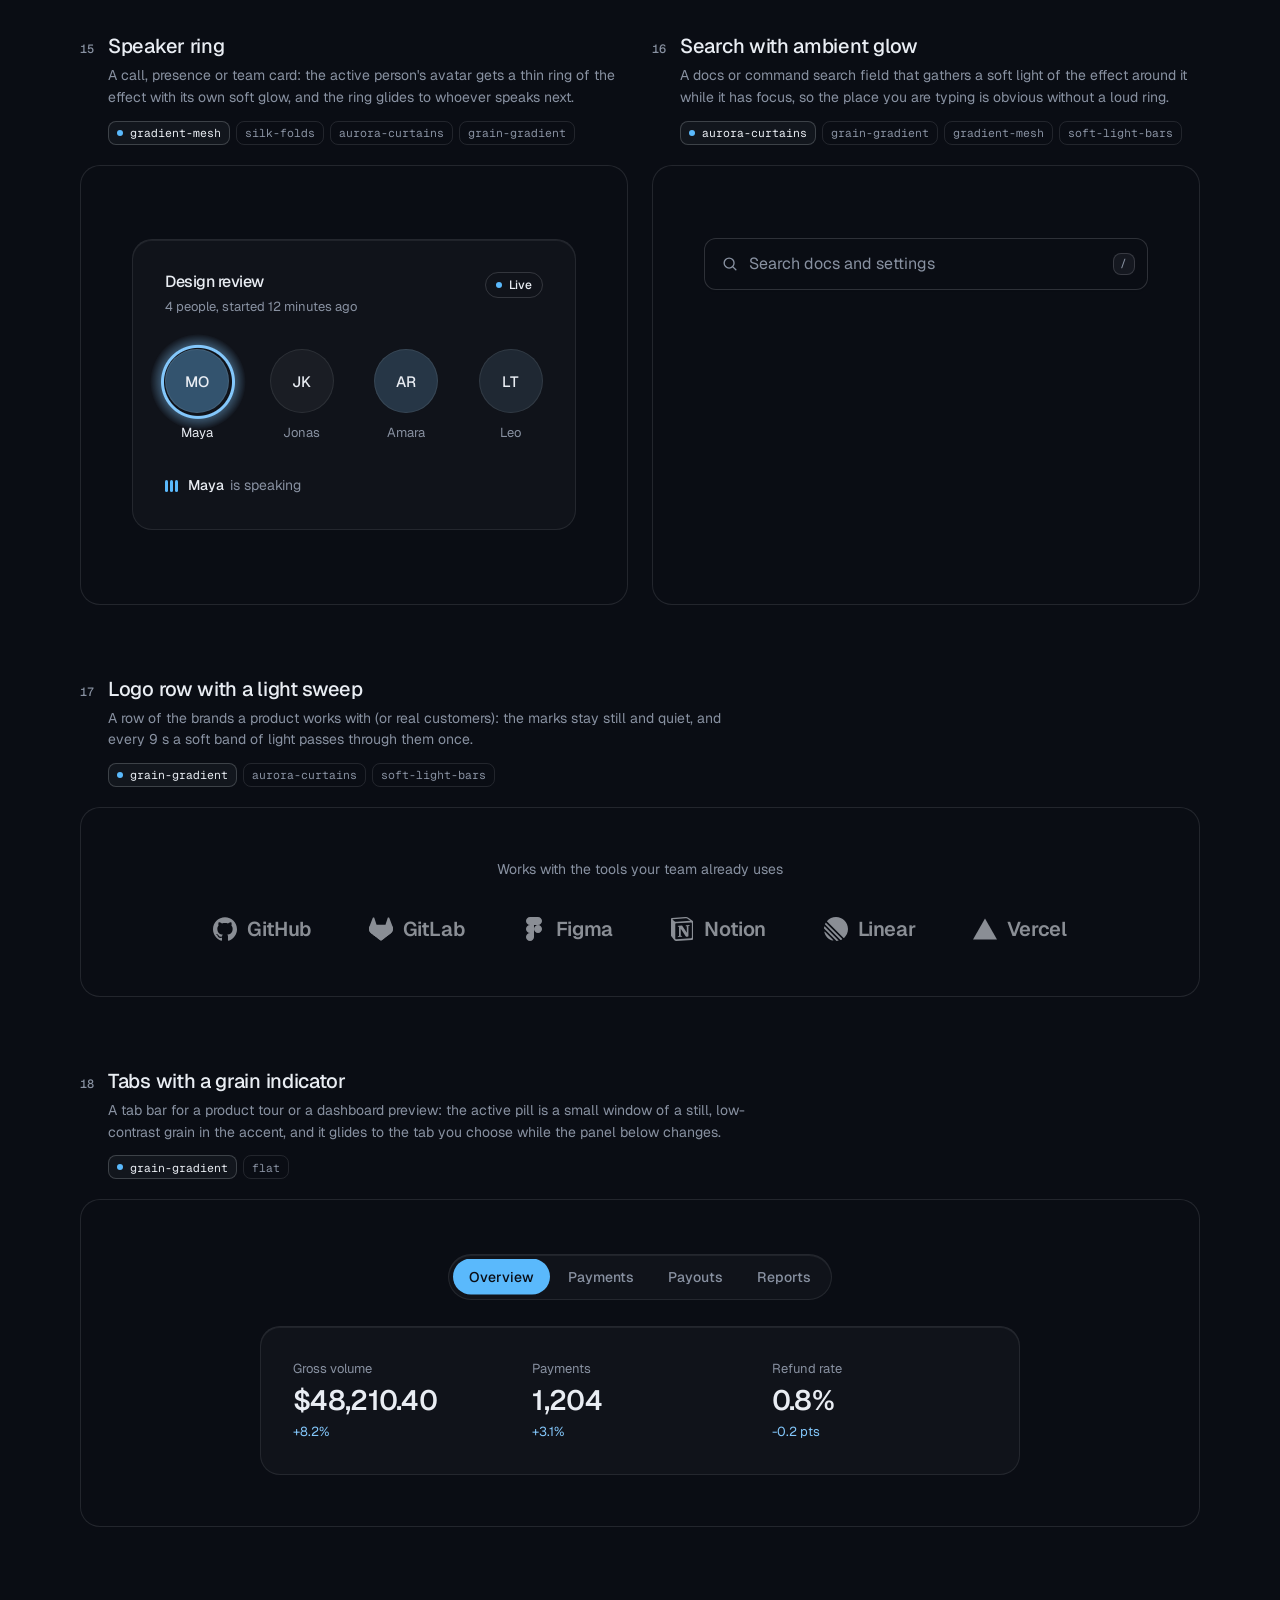
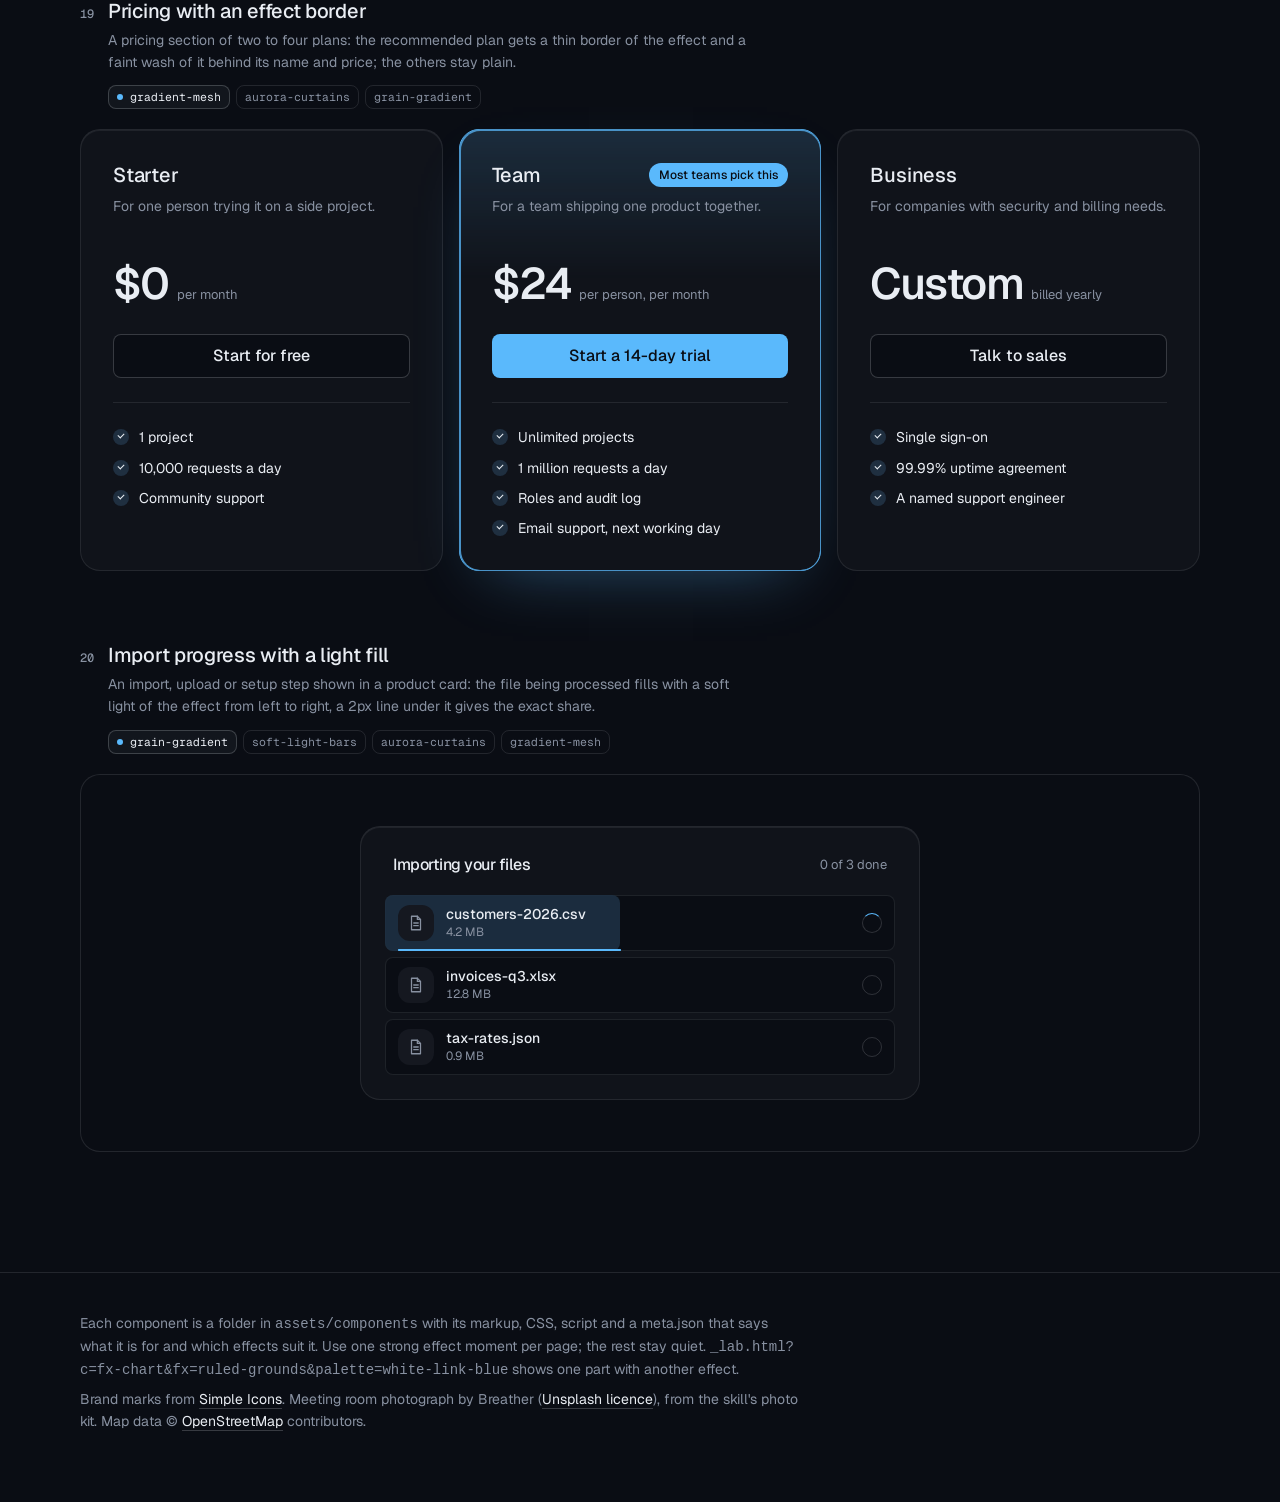
<file: bozza-taste/assets/components/index.html>
<!doctype html>
<html lang="en" data-radius="soft">
<head>
<script>window.__tpGlMax = 16;   /* a gallery shows many live effects at once; a page of a site keeps the default 4 (fx.js) */</script>
<meta charset="utf-8">
<meta name="viewport" content="width=device-width, initial-scale=1">
<title>Effect components</title>
<link rel="preconnect" href="https://fonts.googleapis.com">
<link rel="preconnect" href="https://fonts.gstatic.com" crossorigin>
<link href="https://fonts.googleapis.com/css2?family=Geist:wght@100..900&family=Geist+Mono:wght@400..600&display=swap" rel="stylesheet">
<link rel="stylesheet" href="../system.css">
<link rel="stylesheet" href="./base.css">
<style>
  :root {
    --font-display: "Geist", system-ui, sans-serif;
    --font-text: "Geist", system-ui, sans-serif;
    --font-mono: "Geist Mono", ui-monospace, monospace;
    --display-weight: 560;
    --display-tracking: -0.03em;
    --container: 1200px;
  }
  body { min-height: 100vh; }
  .top {
    position: sticky; top: 0; z-index: 50; height: 64px; background: var(--bg);
    border-bottom: 1px solid var(--line);
  }
  .top .container { height: 100%; display: flex; align-items: center; justify-content: space-between; gap: 16px; }
  .brand { display: flex; align-items: center; gap: 10px; font-weight: 560; letter-spacing: -0.01em; }
  .brand small { font: 400 13px/1 var(--font-mono); color: var(--muted); }
  .top nav { display: flex; align-items: center; gap: 20px; }
  .top nav a.link { font-size: 14px; }
  .swatches { display: flex; gap: 4px; padding: 3px; border: 1px solid var(--line); border-radius: 999px; background: var(--bg); }
  .swatches button {
    width: 30px; height: 30px; border-radius: 999px; border: 0; padding: 0; cursor: pointer; position: relative;
    background: var(--sw-bg);
  }
  .swatches button::after {
    content: ""; position: absolute; inset: 9px; border-radius: 999px; background: var(--sw-accent);
    box-shadow: 0 0 0 1px color-mix(in oklab, var(--sw-ink) 25%, transparent);
  }
  .swatches button[aria-pressed="true"] { box-shadow: 0 0 0 2px var(--ink); }
  .swatches button:focus-visible { outline-offset: 3px; }

  .intro { padding-block: 64px 40px; display: grid; grid-template-columns: minmax(0, 6fr) minmax(0, 6fr); gap: 48px; align-items: end; }
  .intro h1 { font-size: clamp(34px, 2.2vw + 18px, 52px); line-height: 1.05; max-width: 15ch; }
  .intro p { margin-top: 16px; color: var(--muted); font-size: var(--t-body); line-height: 1.55; max-width: 52ch; }
  .index { display: flex; flex-wrap: wrap; gap: 6px; justify-content: flex-start; }
  @media (max-width: 1023px) { .intro { grid-template-columns: minmax(0, 1fr); gap: 28px; } }
  .index a {
    display: inline-flex; align-items: center; gap: 8px; height: 30px; padding: 0 11px; border-radius: 999px;
    border: 1px solid var(--line); font-size: 13px; color: var(--ink);
    transition: border-color var(--dur) var(--ease), background-color var(--dur) var(--ease);
  }
  .index a span { font-family: var(--font-mono); font-size: 11px; color: var(--muted); }
  .index a:hover { border-color: var(--line-strong); background: color-mix(in oklab, var(--ink) 4%, var(--bg)); }

  /* every part spans two rows of the list (its notes, its stage) as a subgrid, so the two parts of a
     half-width pair share one notes height and one stage height: their stages start and end level */
  .list { display: grid; grid-template-columns: repeat(2, minmax(0, 1fr)); column-gap: 24px; row-gap: 0; padding-bottom: 120px; }
  .sc { grid-column: 1 / -1; grid-row: span 2; display: grid; grid-template-rows: subgrid; row-gap: 20px; min-width: 0; scroll-margin-top: 88px; padding-top: 72px; }
  .sc:first-child { padding-top: 0; }
  .sc.is-half { grid-column: auto; }
  .sc.is-half .sc__stage:not(.is-center) { display: grid; }
  .sc__meta { display: grid; grid-template-columns: auto 1fr; column-gap: 14px; row-gap: 6px; align-items: baseline; align-content: start; }
  .sc__note { grid-column: 2; margin: 2px 0 0; font-size: 13px; color: var(--muted); }
  .sc__note::before { content: "Try it: "; color: var(--ink); font-weight: 500; }
  .sc__no { font: 500 12px/1 var(--font-mono); color: var(--muted); padding-top: 2px; }
  .sc__name { font: 500 20px/1.25 var(--font-text); letter-spacing: -0.015em; margin: 0; }
  .sc__for { grid-column: 2; color: var(--muted); font-size: 14px; line-height: 1.55; max-width: 72ch; margin: 0; }
  .sc__fx { grid-column: 2; display: flex; flex-wrap: wrap; gap: 6px; margin-top: 6px; }
  .sc__fx li {
    font: 400 11.5px/1 var(--font-mono); color: var(--muted); height: 24px; display: inline-flex; align-items: center;
    padding: 0 8px; border-radius: var(--r-sm); border: 1px solid var(--line);
  }
  .sc__fx li.is-on { color: var(--ink); border-color: var(--line-strong); background: color-mix(in oklab, var(--ink) 5%, var(--bg)); }
  .sc__fx li.is-on::before { content: ""; width: 6px; height: 6px; border-radius: 99px; background: var(--accent); margin-right: 7px; }
  .sc__stage {
    position: relative; min-width: 0; border: 1px solid var(--line); border-radius: var(--r-lg);
    padding: clamp(20px, 4vw, 56px); background: var(--bg);
  }
  .sc__stage.is-tall { padding-block: clamp(56px, 8vw, 120px); }
  .sc__stage.is-flush { padding: 0; border: 0; }
  .sc__stage.is-center { display: grid; place-items: center; min-height: 320px; }
  /* one object, at a size a page would give it */
  #fx-dither-object .sc__stage { display: grid; justify-items: center; }
  #fx-dither-object .cx-obj { width: min(100%, 720px); }
  .sc__pick { grid-column: 2; display: flex; flex-wrap: wrap; gap: 4px; margin-top: 8px; }
  .sc__pick button {
    height: 30px; padding: 0 12px; border-radius: 999px; border: 1px solid var(--line); background: var(--bg);
    font: 500 13px/1 var(--font-text); color: var(--muted); cursor: pointer;
  }
  .sc__pick button:hover { color: var(--ink); border-color: var(--line-strong); }
  .sc__pick button[aria-pressed="true"] { color: var(--ink); border-color: var(--line-strong); background: color-mix(in oklab, var(--ink) 6%, var(--bg)); }
  /* the search list opens below its field: leave it room inside the frame */
  #fx-search .sc__stage { min-height: 440px; place-items: start center; padding-top: 72px; }
  .sc__stage:empty::after { content: "Loading"; color: var(--muted); font-size: 13px; }

  .foot { border-top: 1px solid var(--line); padding: 40px 0 64px; color: var(--muted); font-size: 14px; }
  .foot p { max-width: 80ch; margin: 0 0 8px; }
  .foot a { color: var(--ink); text-decoration: underline; text-decoration-color: var(--line-strong); text-underline-offset: 4px; }

  @media (max-width: 899px) {
    .list { grid-template-columns: minmax(0, 1fr); }
    .sc.is-half { grid-column: 1 / -1; }
    .top nav a.link { display: none; }
  }
  @media (max-width: 639px) {
    .intro { padding-block: 48px 32px; }
    .sc { padding-top: 48px; }
    .sc__meta { grid-template-columns: 1fr; }
    .sc__no { display: none; }
    .sc__for, .sc__fx, .sc__note, .sc__pick { grid-column: 1; }
    .sc__stage.is-center { min-height: 240px; }
    .brand small { display: none; }
  }
</style>
</head>
<body>
<header class="top">
  <div class="container">
    <div class="brand">Effect components <small id="count"></small></div>
    <nav aria-label="Palette and links">
      <a class="link" href="../effects/gallery.html">Effects library</a>
      <div class="swatches" id="swatches" role="group" aria-label="Page palette"></div>
    </nav>
  </div>
</header>

<main>
  <section class="intro container">
    <div>
      <h1>Effects as parts of the page, not only behind it</h1>
      <p id="lede">Feature cards, real objects drawn in dither, type, numbers, buttons, borders, icons, a street map of the real place, a globe, charts and a photograph in its own colours. Every part takes its colours from the page palette: switch it at the top right. Parts that loop have a pause button.</p>
    </div>
    <nav class="index" id="index" aria-label="Components"></nav>
  </section>
  <div class="container list" id="list"></div>
</main>

<footer class="foot">
  <div class="container">
    <p>Each component is a folder in <code>assets/components</code> with its markup, CSS, script and a meta.json that says what it is for and which effects suit it. Use one strong effect moment per page; the rest stay quiet. <code>_lab.html?c=fx-chart&amp;fx=ruled-grounds&amp;palette=white-link-blue</code> shows one part with another effect.</p>
    <p>Brand marks from <a href="https://simpleicons.org/">Simple Icons</a>. Meeting room photograph by Breather (<a href="https://unsplash.com/photos/DEdM9Vs6s8w">Unsplash licence</a>), from the skill's photo kit. Map data © <a href="https://www.openstreetmap.org/copyright">OpenStreetMap</a> contributors.</p>
  </div>
</footer>

<script type="module">
  import fx from '../effects/fx.js';

  // component id, layout and stage style, in page order
  const COMPONENTS = [
    { id: 'fx-feature-card', stage: 'is-flush' },
    { id: 'fx-dither-object', stage: 'is-flush', note: 'pick an object, then point at it and move across: sound rings out of the cups, the seat swivels, the lens zooms, the rotors spin up and the drone lifts off. One object is live at a time, as on a real page.' },
    { id: 'fx-headline', stage: 'is-tall' },
    { id: 'fx-button', half: true, stage: 'is-center', note: 'hover or tab to a button. The light runs only while it is pointed at.' },
    { id: 'fx-prompt', half: true, stage: 'is-center' },
    { id: 'fx-icon-tiles', stage: 'is-flush' },
    { id: 'fx-stat' },
    { id: 'fx-globe', stage: 'is-flush' },
    { id: 'fx-map', stage: 'is-flush' },
    { id: 'fx-chart', half: true, stage: 'is-flush' },
    { id: 'fx-bars', half: true, stage: 'is-flush' },
    { id: 'fx-band', stage: 'is-flush' },
    { id: 'fx-spotlight', stage: 'is-flush' },
    { id: 'fx-photo', stage: 'is-flush' },
    { id: 'fx-avatar', half: true, stage: 'is-center' },
    { id: 'fx-search', half: true, stage: 'is-center' },
    { id: 'fx-logos' },
    { id: 'fx-tabs' },
    { id: 'fx-pricing', stage: 'is-flush' },
    { id: 'fx-progress', stage: 'is-center' },
  ];

  const PALETTES = [
    { id: 'blue-black-cornflower', name: 'Night, cornflower', bg: '#0a0d14', surface: '#131824', ink: '#e9edf3', muted: '#8891a1', accent: '#5ab9fc', accentInk: '#0a0d14' },
    { id: 'graphite-safety-orange', name: 'Graphite, orange', bg: '#18191b', surface: '#222427', ink: '#eff0f1', muted: '#9c9ea3', accent: '#ff4a1f', accentInk: '#18191b' },
    { id: 'white-link-blue', name: 'White, blue', bg: '#ffffff', surface: '#f4f4f4', ink: '#111111', muted: '#6b6b6b', accent: '#1a4be0', accentInk: '#ffffff' },
    { id: 'moss-sand', name: 'Sand, moss', bg: '#ddd6c6', surface: '#d2cab8', ink: '#2a2a26', muted: '#59574e', accent: '#4f6238', accentInk: '#ffffff' },
    { id: 'cobalt-field', name: 'Cobalt field', bg: '#0034eb', surface: '#002fd6', ink: '#ffffff', muted: '#dfe4f2', accent: '#e9e34a', accentInk: '#111111' },
  ];

  const q = new URLSearchParams(location.search);
  if (q.has('time')) fx.setClock(+q.get('time'));
  if (q.has('fallback')) fx.config.forceFallback = true;
  const only = q.get('only') ? q.get('only').split(',') : null;
  const list = document.getElementById('list');
  const index = document.getElementById('index');
  const swatches = document.getElementById('swatches');

  /*
    The budget: a laptop's integrated GPU shares its memory with everything else, so this page never
    holds more than 4 live WebGL contexts. A part is started when it comes near the viewport and
    destroyed when it leaves it; still parts draw once and free their context; fx.js frees any idle
    off-screen context past 4. liveGL() counts the contexts that are open right now.
  */
  fx.config.maxLive = 4;
  const contexts = new Set();
  let peakGL = 0;
  const getContext = HTMLCanvasElement.prototype.getContext;
  HTMLCanvasElement.prototype.getContext = function (type, ...rest) {
    const c = getContext.call(this, type, ...rest);
    if (c && /webgl/i.test(type) && !contexts.has(c)) { contexts.add(c); peakGL = Math.max(peakGL, liveGL()); }
    return c;
  };
  function liveGL() {
    for (const c of contexts) if (c.isContextLost()) contexts.delete(c);
    return contexts.size;
  }

  // the dither object: one live at a time, switched here (a real page shows one object)
  const OBJECTS = {
    headphones: ['Headphones', 'Over-ear, wireless'],
    chair: ['Office chair', 'Swivel seat on five castors'],
    camera: ['Camera', 'Mirrorless, with a zoom lens'],
    drone: ['Drone', 'Four rotors and a camera'],
  };
  let object = OBJECTS[q.get('object')] ? q.get('object') : 'headphones';
  // print (ordered dither, the default) or studio (a smooth shaded render: no picker until it is anti-aliased; ?render=studio)
  let render = q.get('render') === 'studio' ? 'studio' : 'print';

  function applyPalette(p) {
    const c = fx.color;
    const action = c.contrast(p.accent, p.bg) >= 2.2 ? p.accent : p.ink;
    const actionInk = action === p.accent ? p.accentInk : p.bg;
    const s = document.documentElement.style;
    const set = (k, v) => s.setProperty(k, v);
    set('--p-bg', p.bg); set('--p-surface', p.surface); set('--p-ink', p.ink); set('--p-muted', p.muted);
    set('--p-accent', p.accent); set('--p-accent-ink', p.accentInk); set('--p-action', action); set('--p-action-ink', actionInk);
    document.documentElement.style.colorScheme = c.isDark(p.bg) ? 'dark' : 'light';
    for (const b of swatches.children) b.setAttribute('aria-pressed', String(b.dataset.id === p.id));
  }

  async function load(entry) {
    const base = `./${entry.id}/`;
    const [meta, html, mod] = await Promise.all([
      fetch(base + 'meta.json').then(r => (r.ok ? r.json() : null)),
      fetch(base + 'component.html').then(r => (r.ok ? r.text() : null)),
      import(base + 'component.js').catch(err => { console.warn(entry.id, err); return null; }),
    ]).catch(() => [null, null, null]);
    if (!meta || !html || !mod) return null;
    const link = document.createElement('link');
    link.rel = 'stylesheet';
    link.href = base + 'component.css';
    document.head.append(link);
    await new Promise(r => { link.onload = link.onerror = r; });
    return { ...entry, meta, html, mod };
  }

  function section(e, n) {
    const s = document.createElement('section');
    s.className = 'sc' + (e.half ? ' is-half' : '');
    s.id = e.id;
    const fxList = (e.meta.effects || []).map(id => `<li class="${id === e.meta.default ? 'is-on' : ''}">${id}</li>`).join('');
    const pick = e.id === 'fx-dither-object'
      ? `<div class="sc__pick" role="group" aria-label="Object">${Object.keys(OBJECTS).map(k => `<button type="button" data-object="${k}" aria-pressed="${k === object}">${OBJECTS[k][0]}</button>`).join('')}</div>`
      : '';
    s.innerHTML = `
      <div class="sc__meta">
        <span class="sc__no">${String(n).padStart(2, '0')}</span>
        <h2 class="sc__name">${e.meta.name}</h2>
        <p class="sc__for">${e.meta.for}</p>
        ${fxList ? `<ul class="sc__fx" aria-label="Effects that suit it">${fxList}</ul>` : ''}
        ${pick}
        ${e.note ? `<p class="sc__note">${e.note}</p>` : ''}
      </div>
      <div class="sc__stage ${e.stage || ''}"></div>`;
    return s;
  }

  // the markup is placed at once (the page keeps its full height); the scripts run only near the viewport
  function markup(e) {
    const stage = e.section.querySelector('.sc__stage');
    stage.innerHTML = e.html;
    if (e.id === 'fx-dither-object') {
      const fig = stage.querySelector('.cx-obj');
      fig.dataset.cxObject = object;
      if (render === 'studio') fig.dataset.cxRender = 'studio'; else delete fig.dataset.cxRender;
      fig.querySelector('.cx-obj__stage').removeAttribute('aria-label');
    }
    return stage;
  }
  function start(e) {
    if (e.ctrl) return;
    const stage = markup(e);
    try { e.ctrl = e.mod.default(stage.firstElementChild || stage) || { destroy() {} }; } catch (err) { console.error(e.id, err); e.ctrl = { destroy() {} }; }
  }
  function stop(e) {
    if (!e.ctrl) return;
    try { e.ctrl.destroy?.(); } catch (err) { console.warn(e.id, err); }
    fx.unmountAll(e.section);
    e.ctrl = null;
  }

  function setPalette(p, entries) {
    entries.forEach(stop);
    applyPalette(p);
    try { localStorage.setItem('cx-palette', p.id); } catch (_) {}
    requestAnimationFrame(() => entries.forEach(e => (e.near ? start(e) : markup(e))));
  }

  let saved = null;
  try { saved = localStorage.getItem('cx-palette'); } catch (_) {}
  const first = PALETTES.find(p => p.id === q.get('palette')) || PALETTES.find(p => p.id === saved) || PALETTES[0];
  for (const p of PALETTES) {
    const b = document.createElement('button');
    b.type = 'button';
    b.dataset.id = p.id;
    b.title = p.name;
    b.setAttribute('aria-label', p.name);
    b.style.setProperty('--sw-bg', p.bg);
    b.style.setProperty('--sw-accent', p.accent);
    b.style.setProperty('--sw-ink', p.ink);
    swatches.append(b);
  }
  applyPalette(first);

  const wanted = COMPONENTS.filter(c => !only || only.includes(c.id));
  const entries = (await Promise.all(wanted.map(load))).filter(Boolean);
  document.getElementById('count').textContent = `${entries.length} parts`;
  entries.forEach((e, i) => {
    e.section = section(e, i + 1);
    list.append(e.section);
    markup(e);
    const a = document.createElement('a');
    a.href = '#' + e.id;
    a.innerHTML = `<span>${String(i + 1).padStart(2, '0')}</span>${e.meta.name}`;
    index.append(a);
  });
  await document.fonts.ready;
  const near = new IntersectionObserver(seen => {
    for (const en of seen) {
      const e = entries.find(x => x.section === en.target);
      if (!e) continue;
      e.near = en.isIntersecting;
      if (e.near) start(e); else stop(e);
    }
  }, { rootMargin: '10% 0px' });
  entries.forEach(e => near.observe(e.section));
  setTimeout(() => { document.documentElement.dataset.ready = '1'; }, 1500);

  swatches.addEventListener('click', ev => {
    const b = ev.target.closest('button');
    if (!b) return;
    const p = PALETTES.find(x => x.id === b.dataset.id);
    if (p) setPalette(p, entries);
  });
  list.addEventListener('click', ev => {
    const b = ev.target.closest('[data-object], [data-render]');
    if (!b || !(OBJECTS[b.dataset.object] || b.dataset.render)) return;
    if (b.dataset.render) render = b.dataset.render; else object = b.dataset.object;
    b.parentElement.querySelectorAll('button').forEach(x => x.setAttribute('aria-pressed', String(x === b)));
    const e = entries.find(x => x.id === 'fx-dither-object');
    stop(e);
    if (e.near) start(e); else markup(e);
  });
  window.__cx = {
    entries,
    setPalette: id => setPalette(PALETTES.find(p => p.id === id), entries),
    setObject: k => list.querySelector(`[data-object="${k}"]`)?.click(),
    gl: () => ({ live: liveGL(), peak: peakGL, started: entries.filter(e => e.ctrl).map(e => e.id) }),
  };
</script>

</body>
</html>
</file>
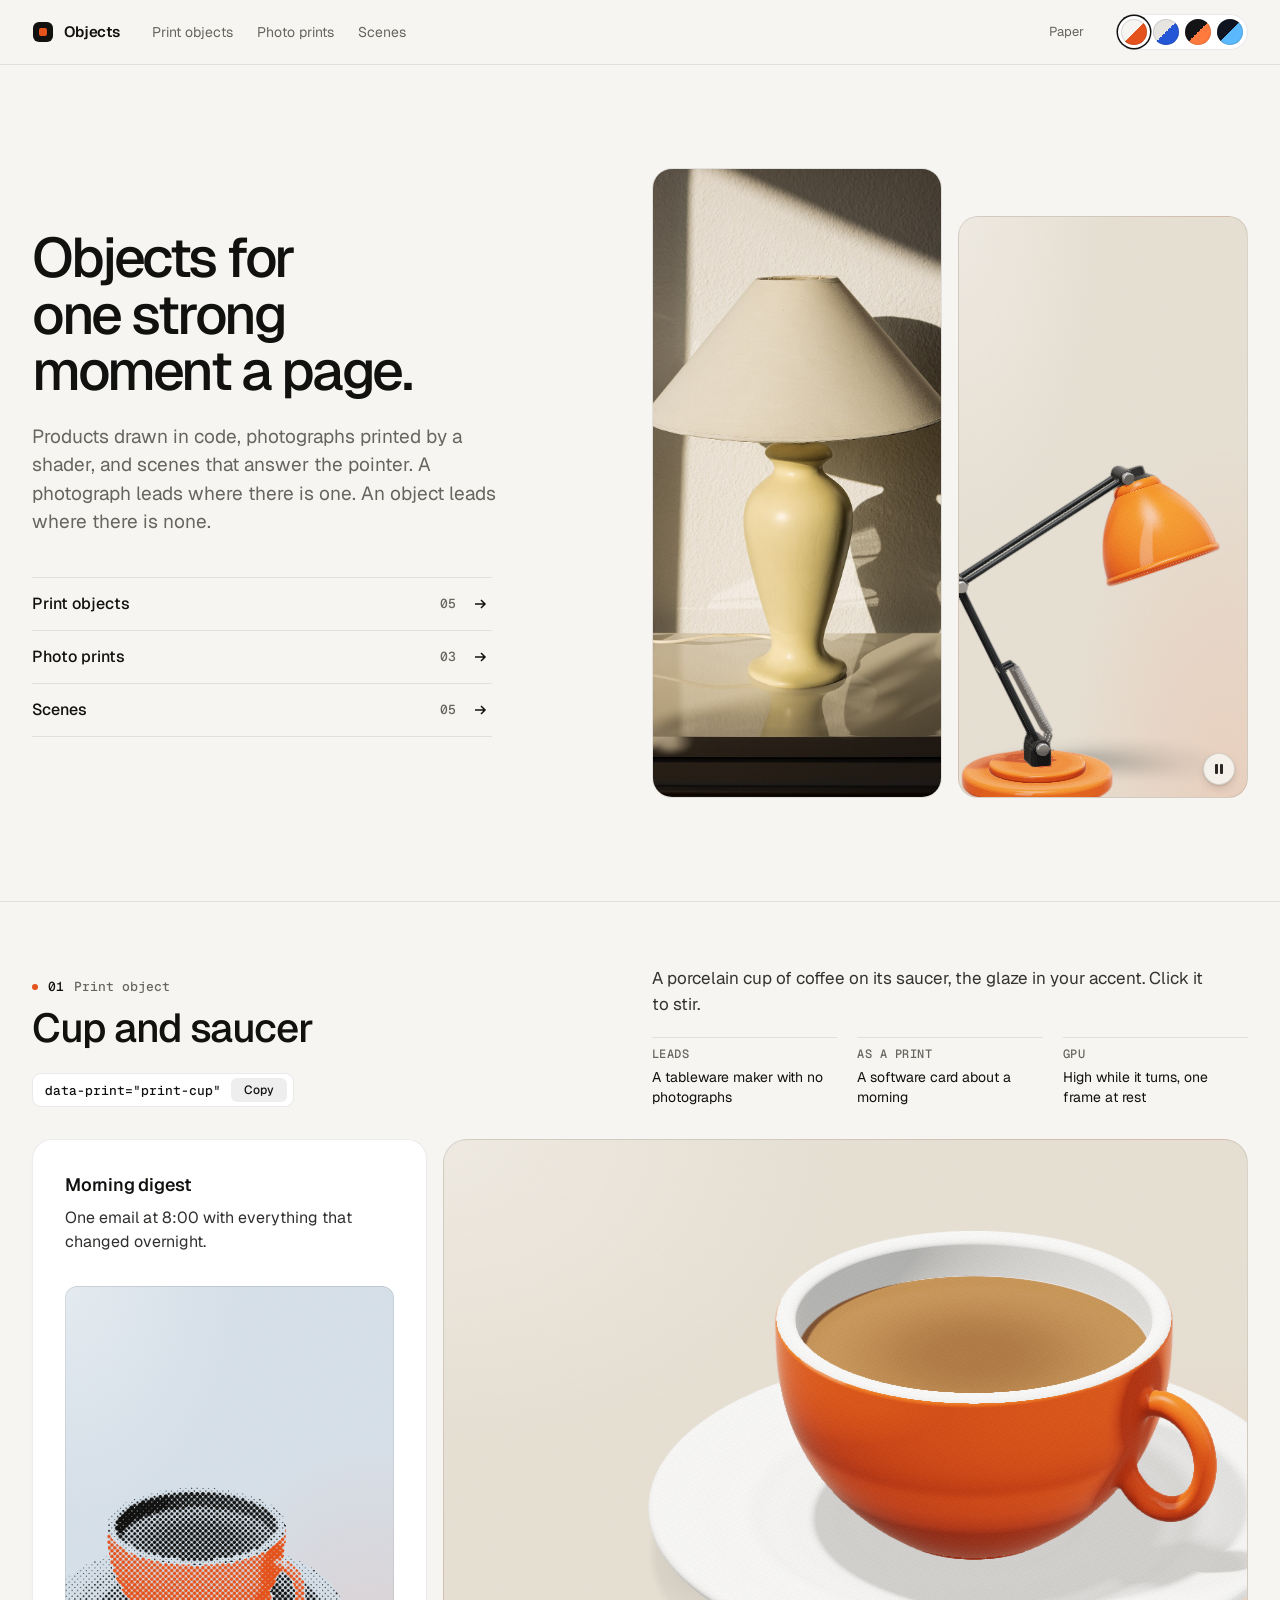
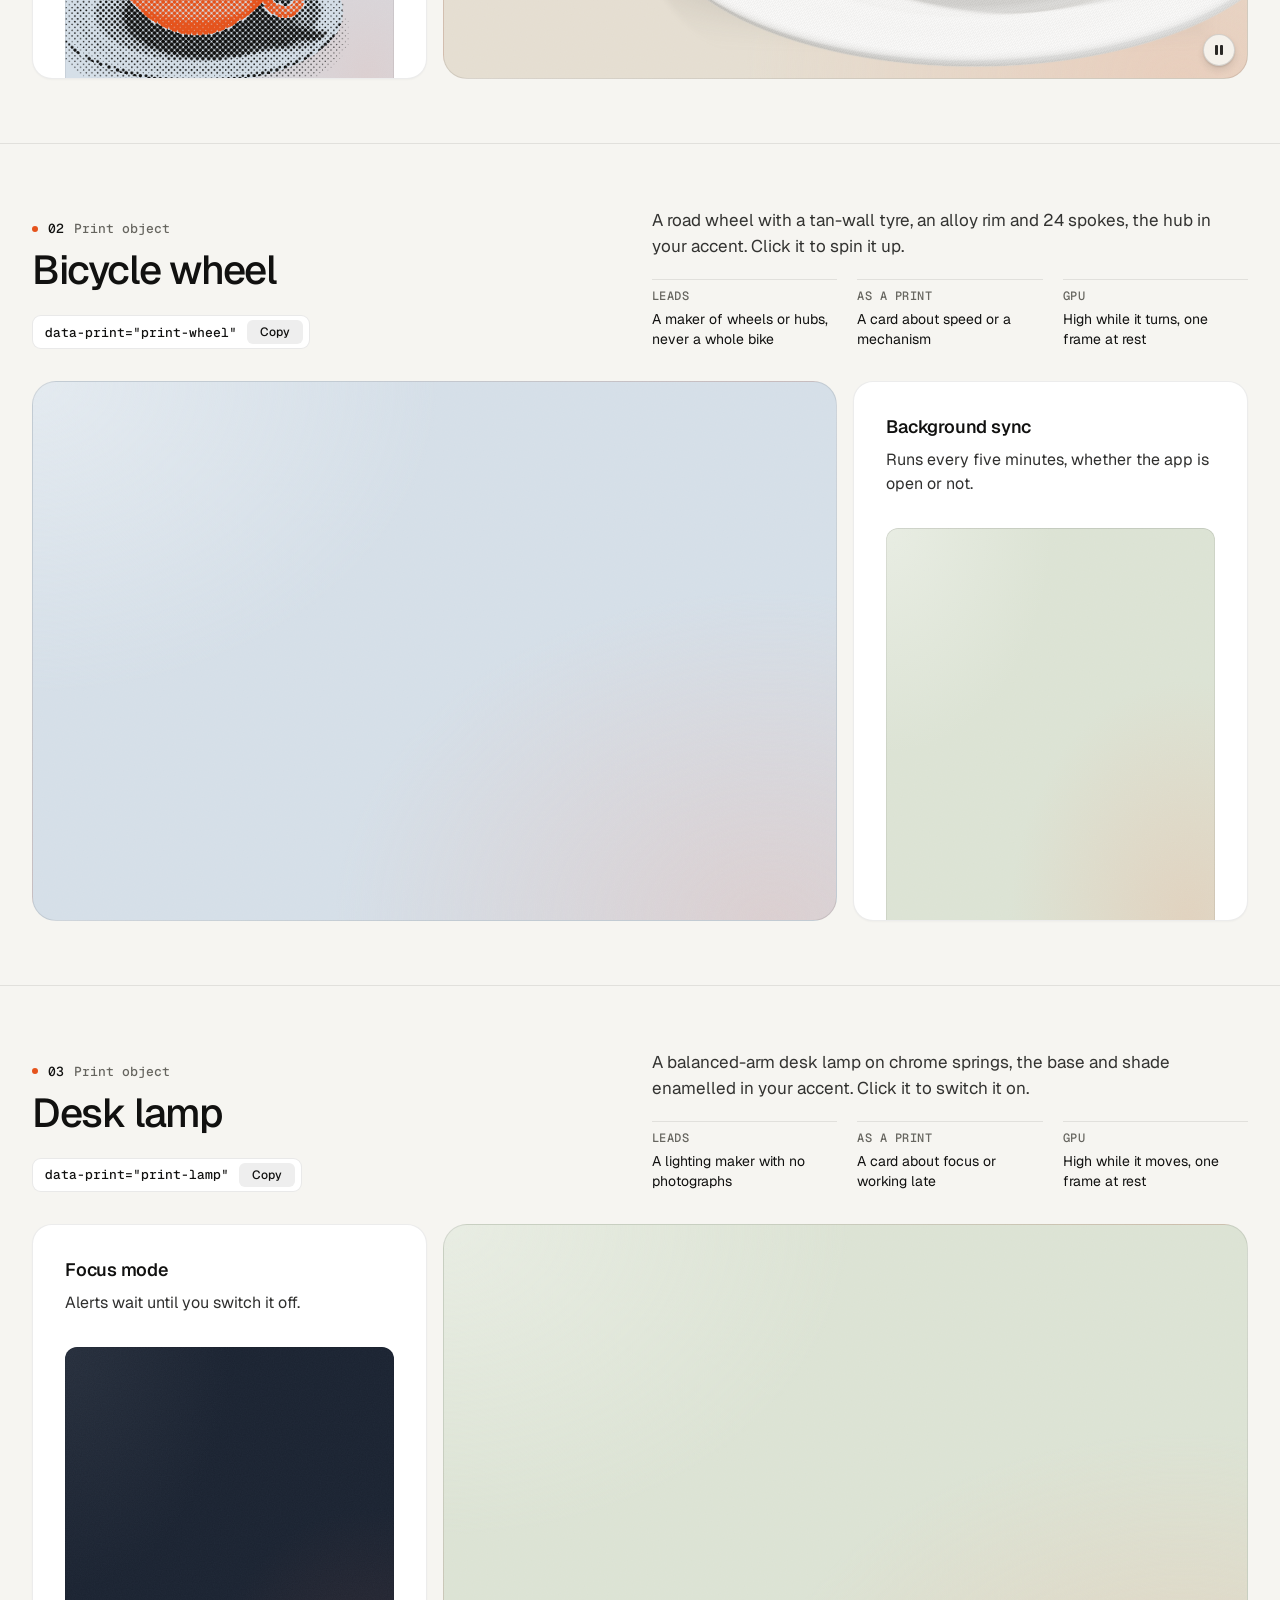
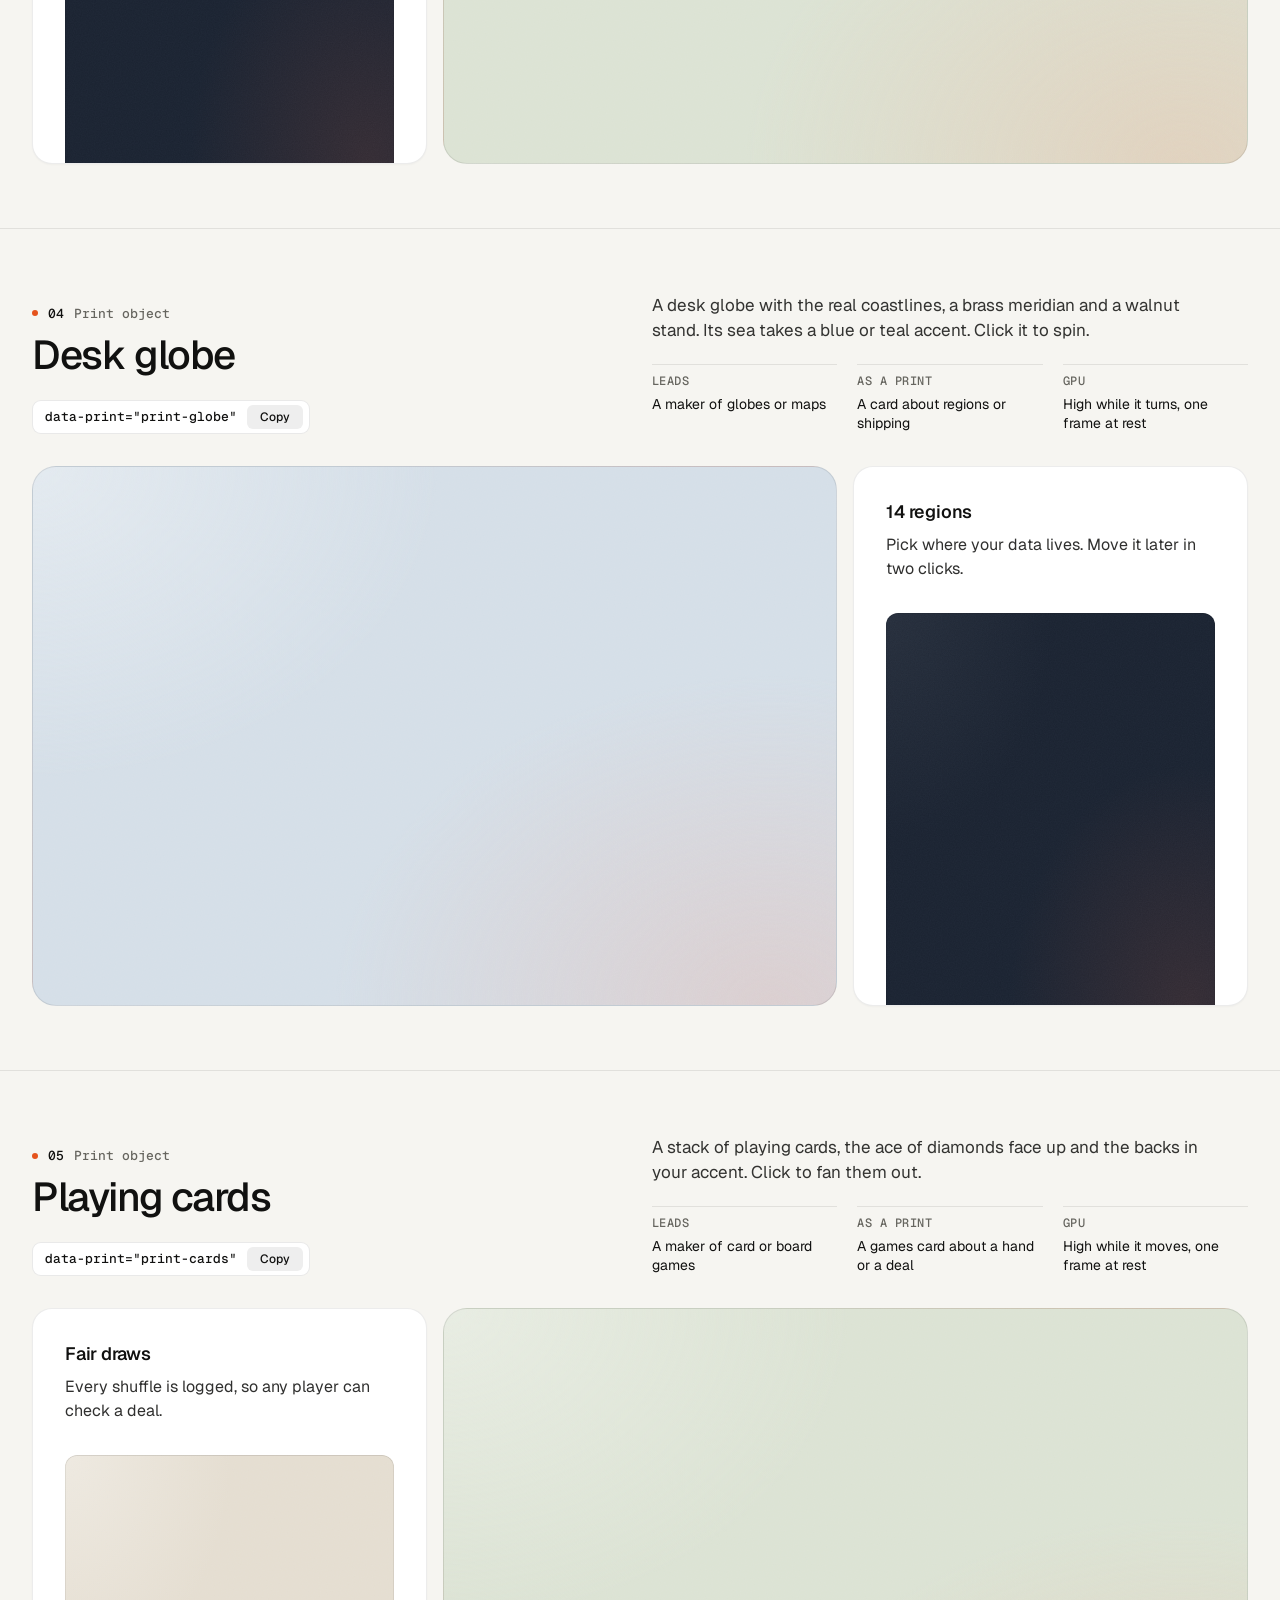
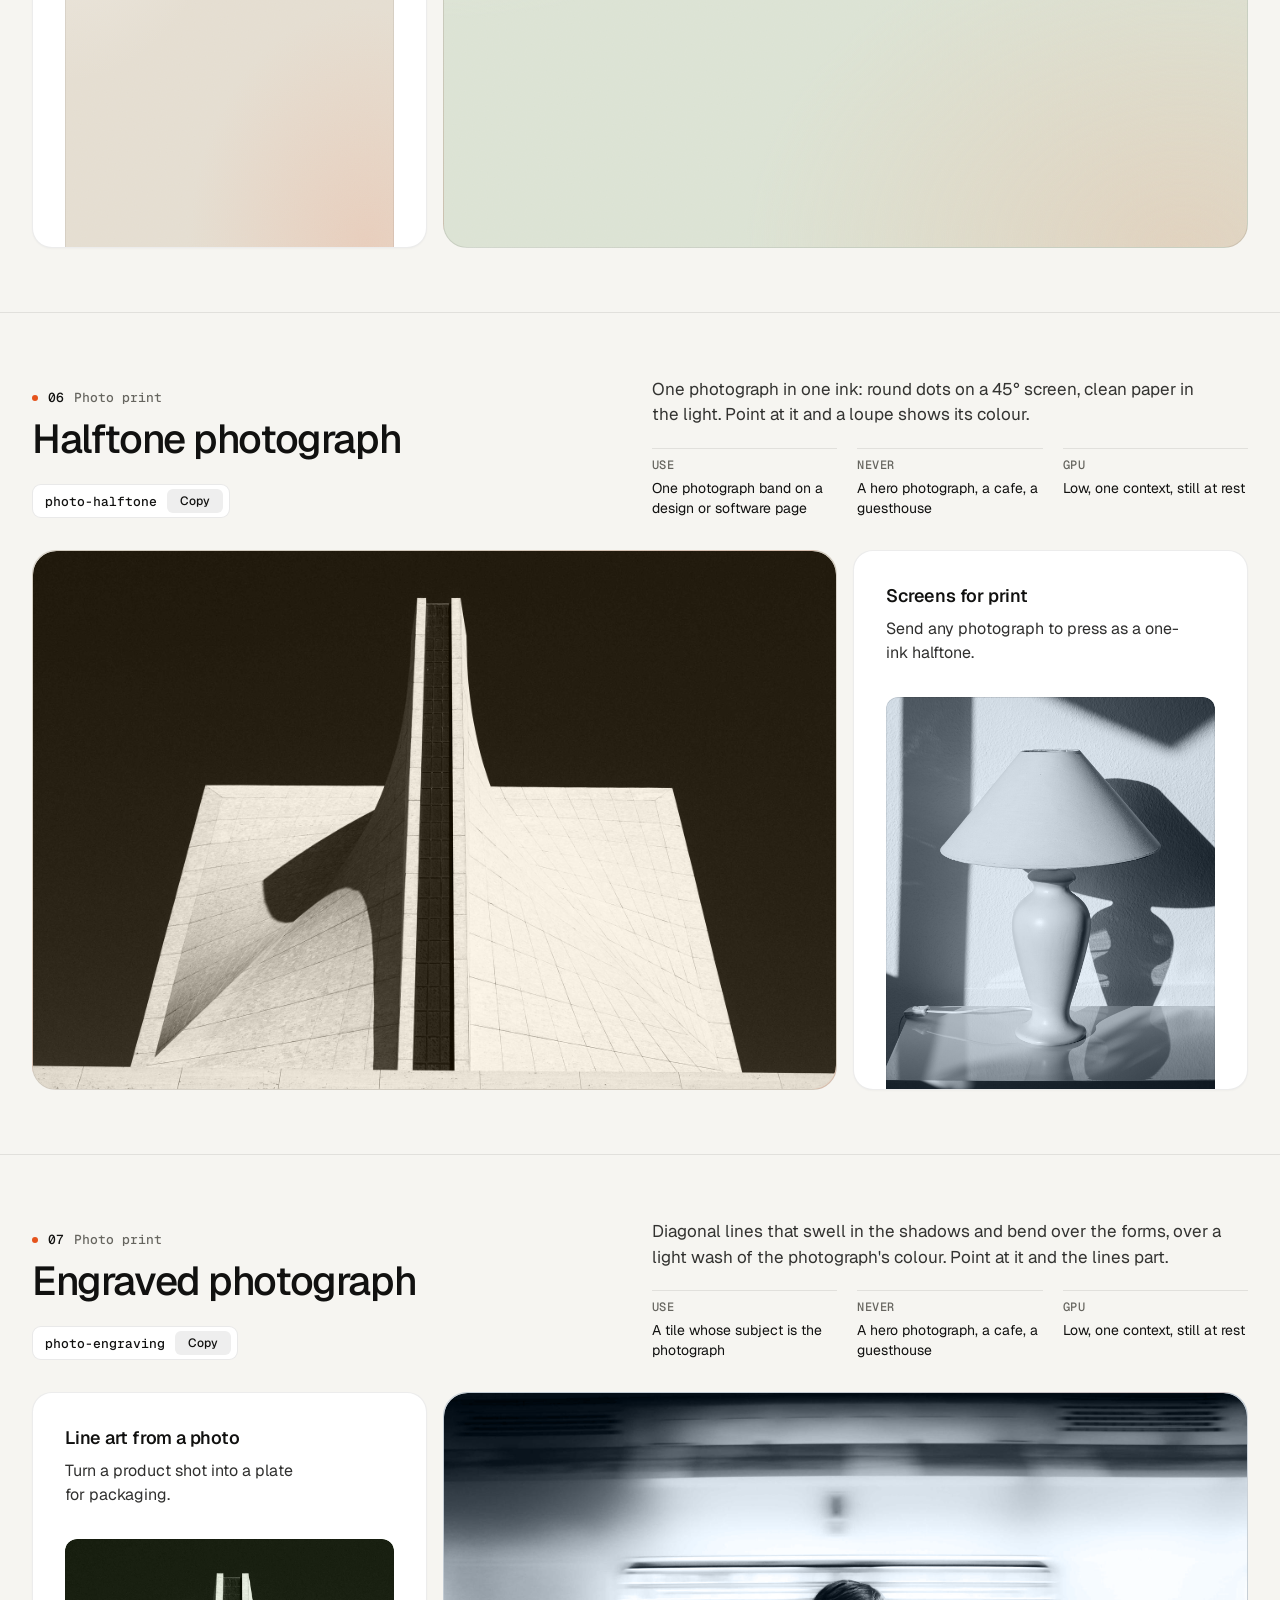
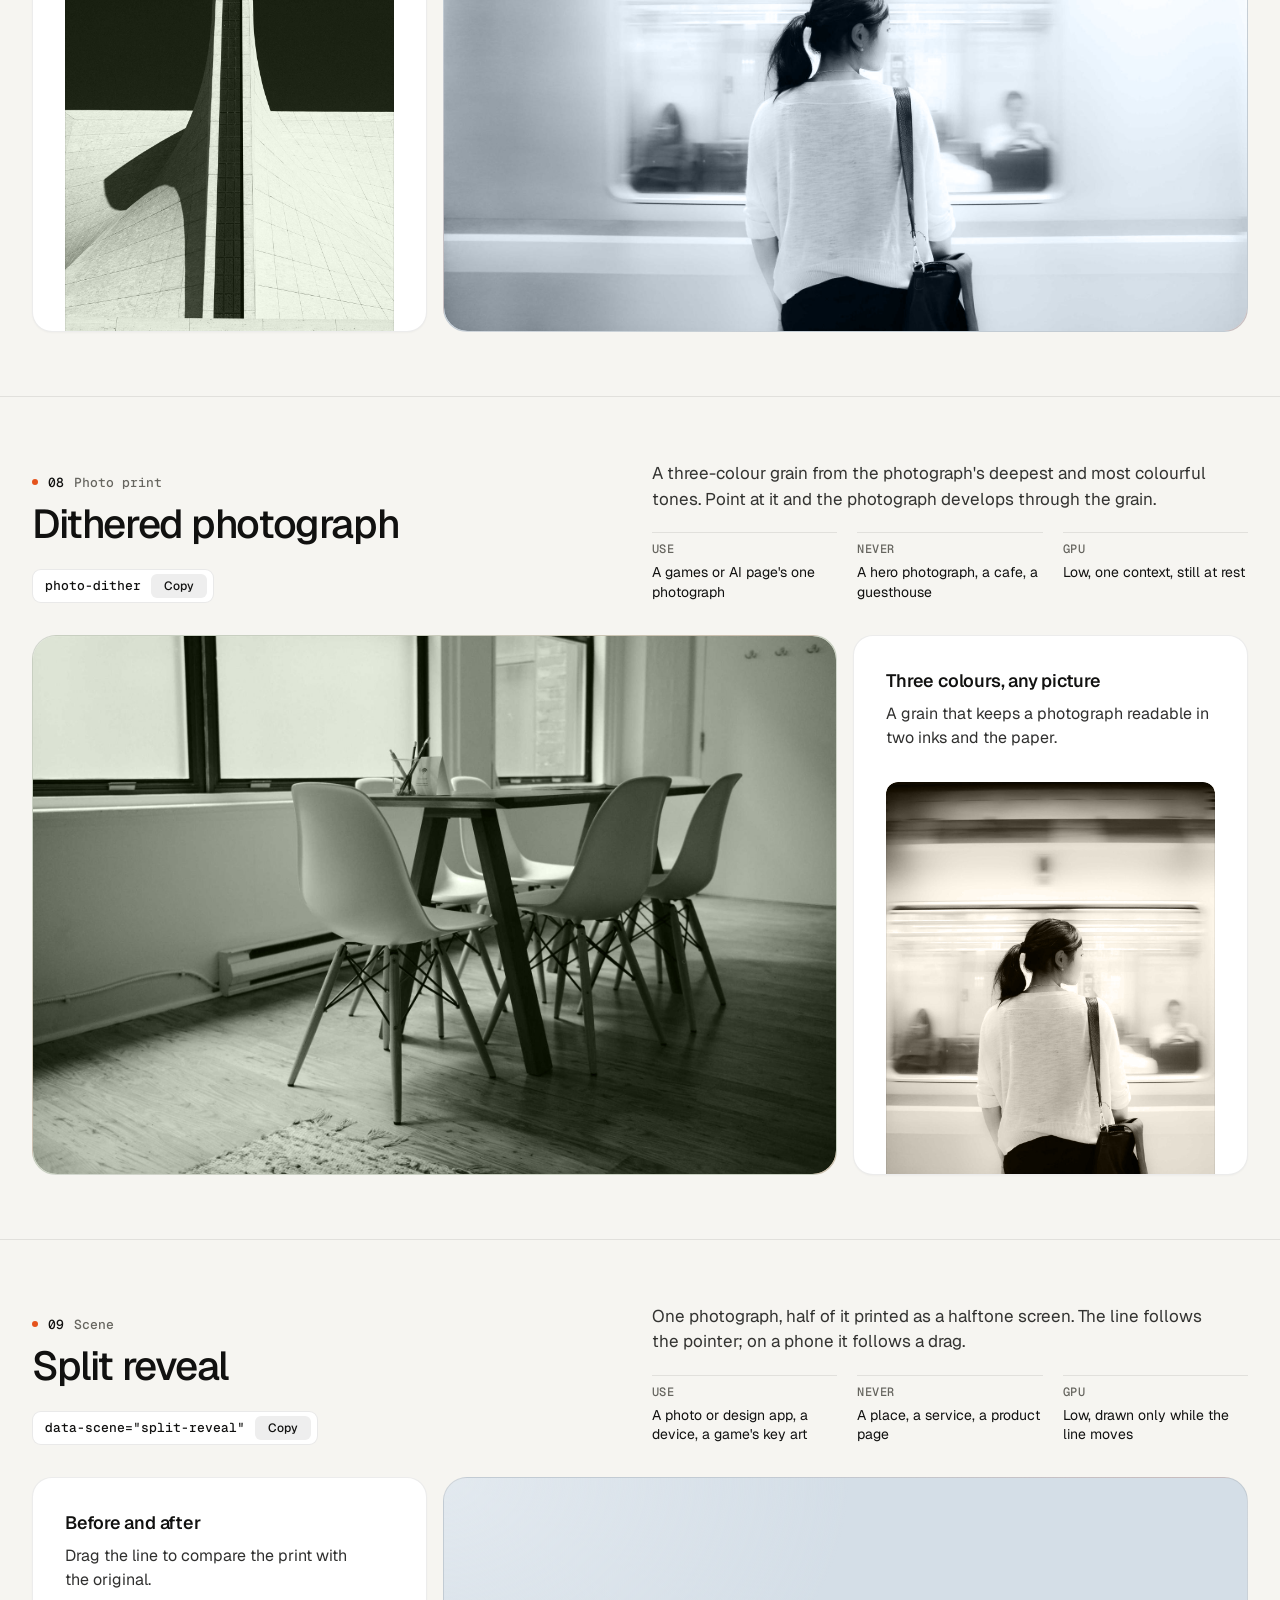
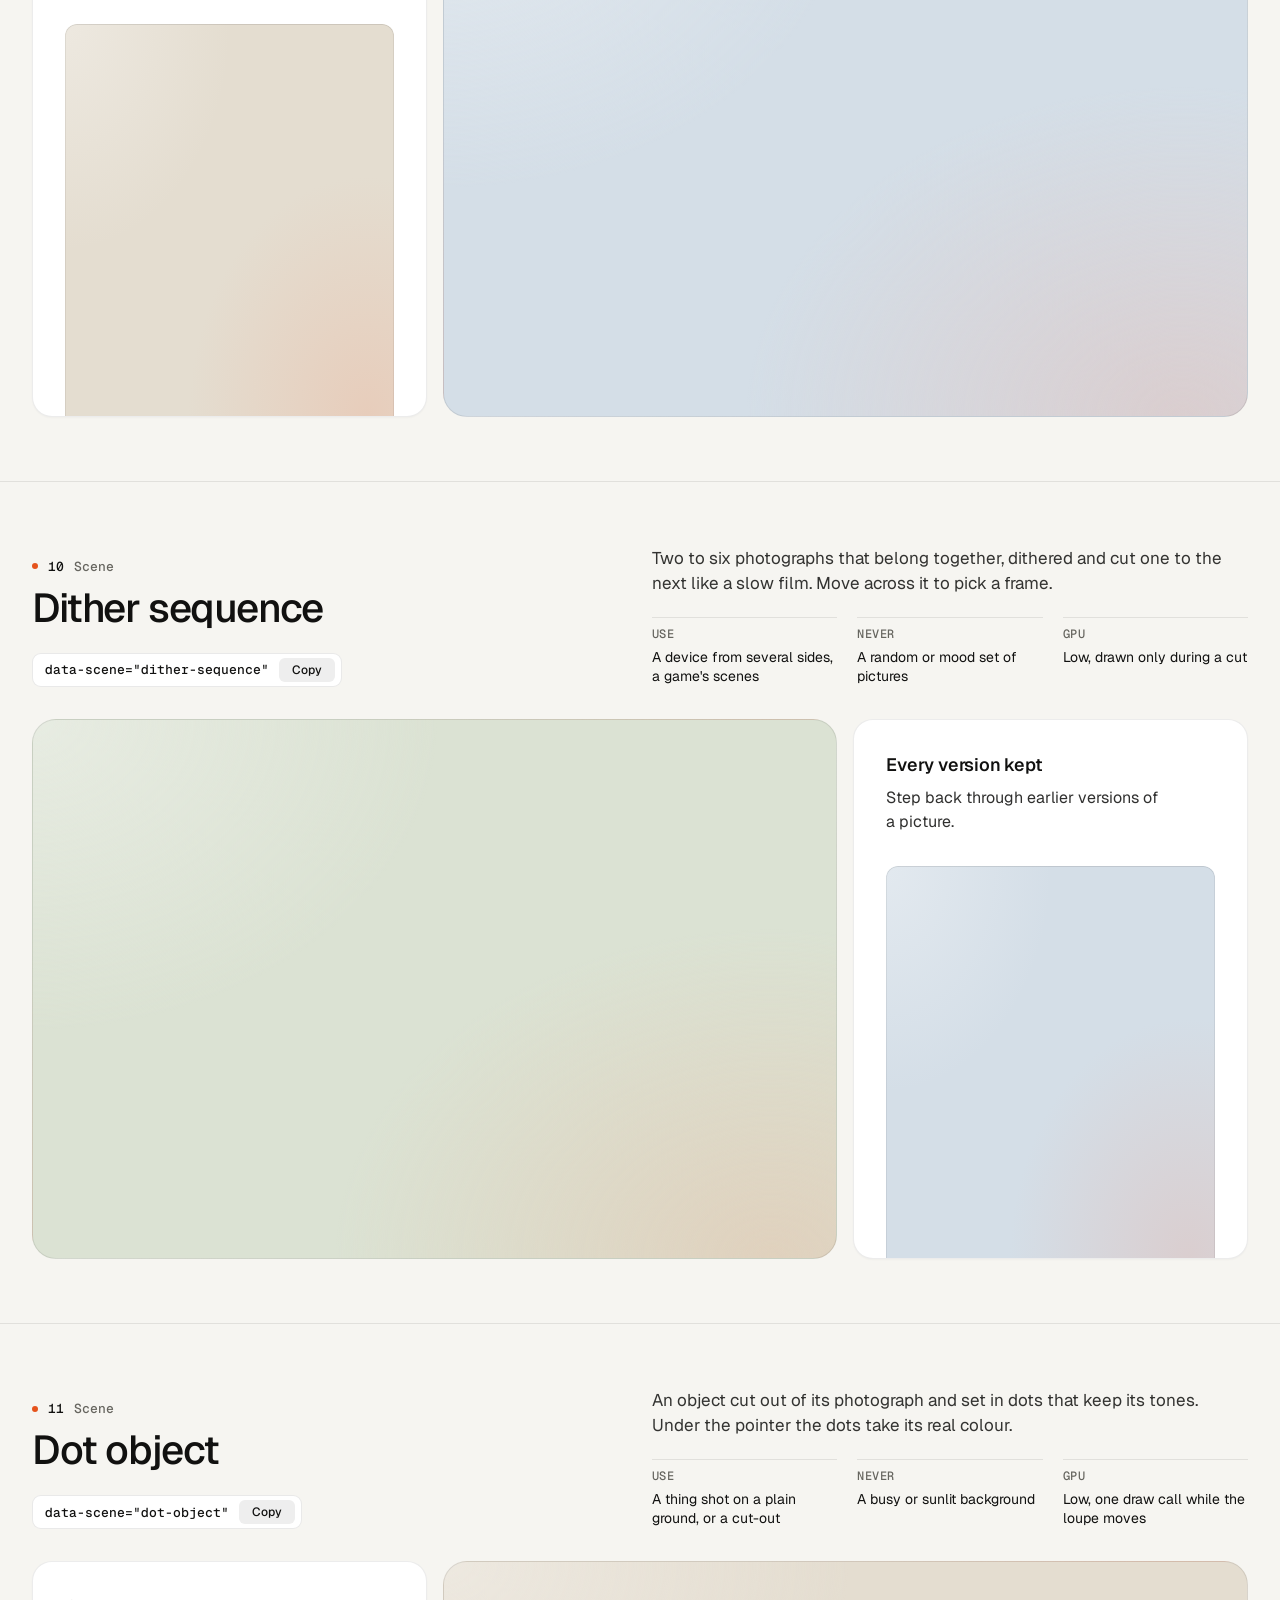
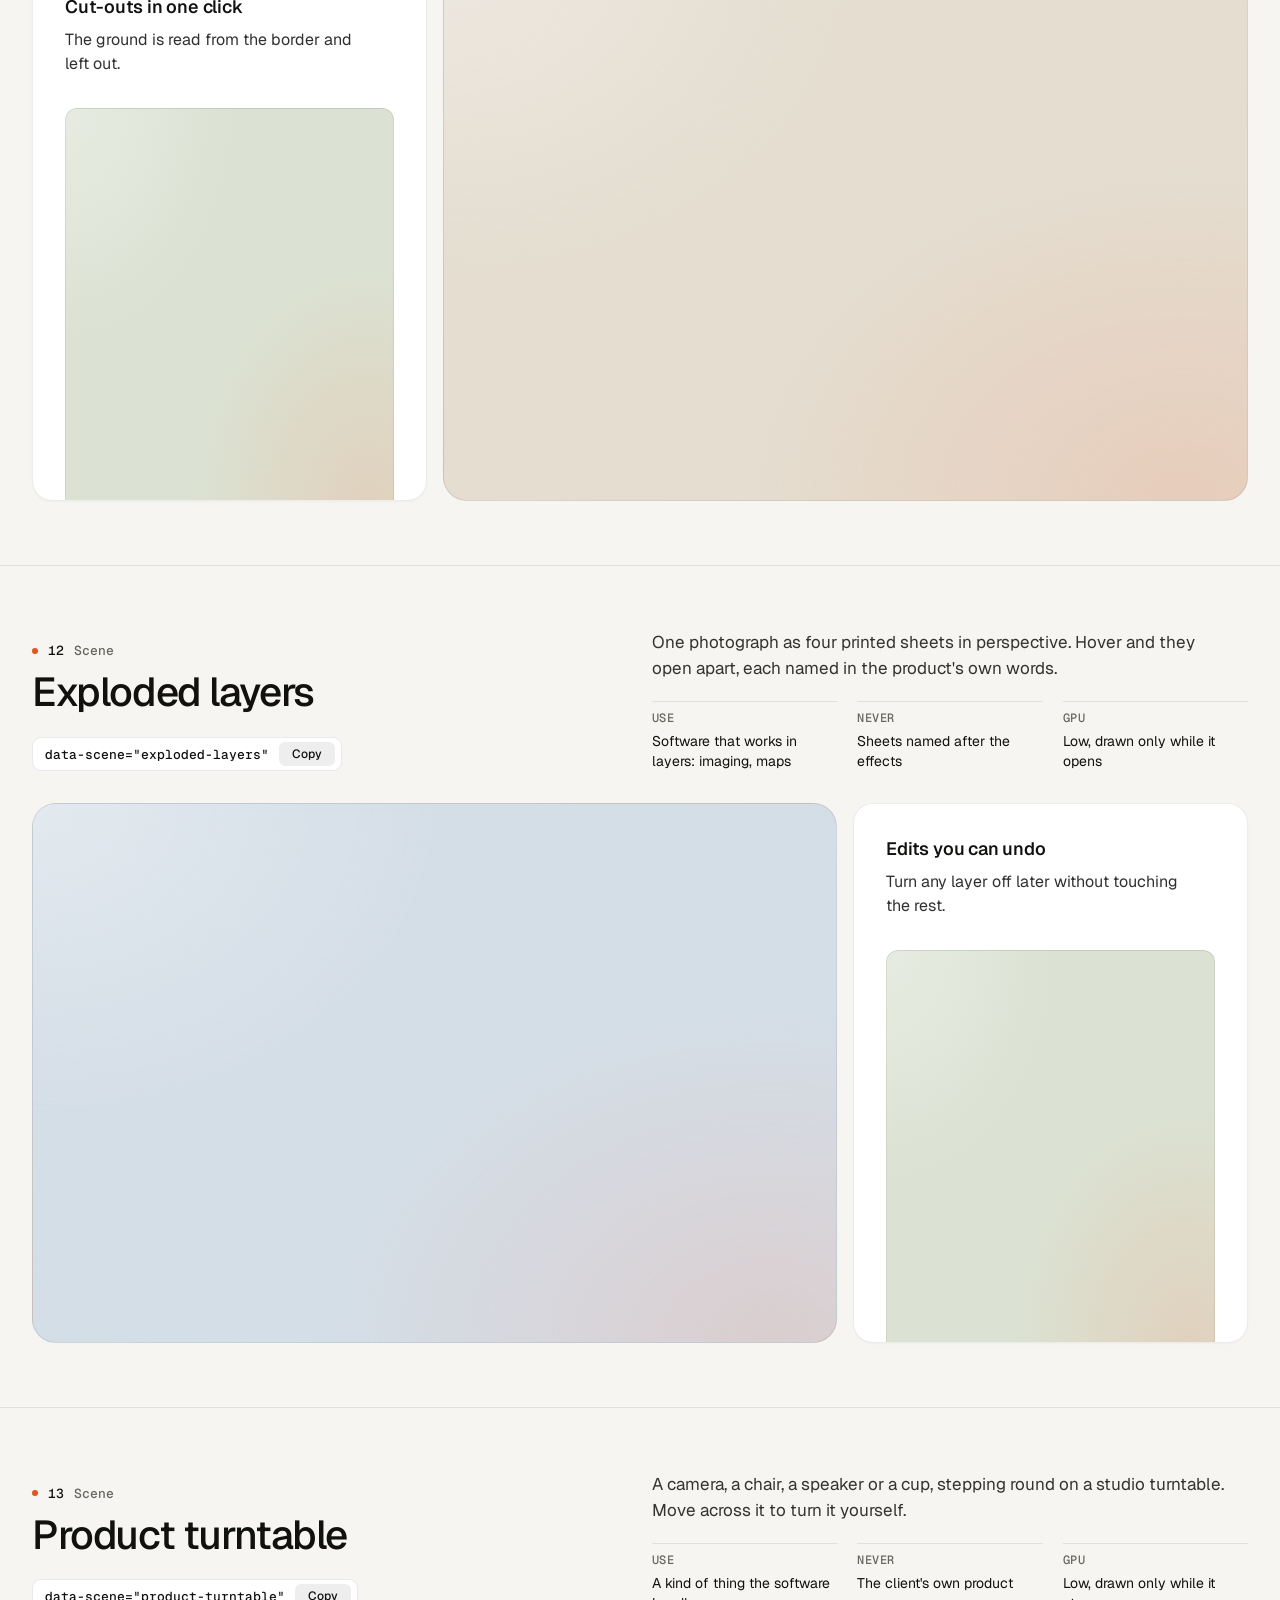
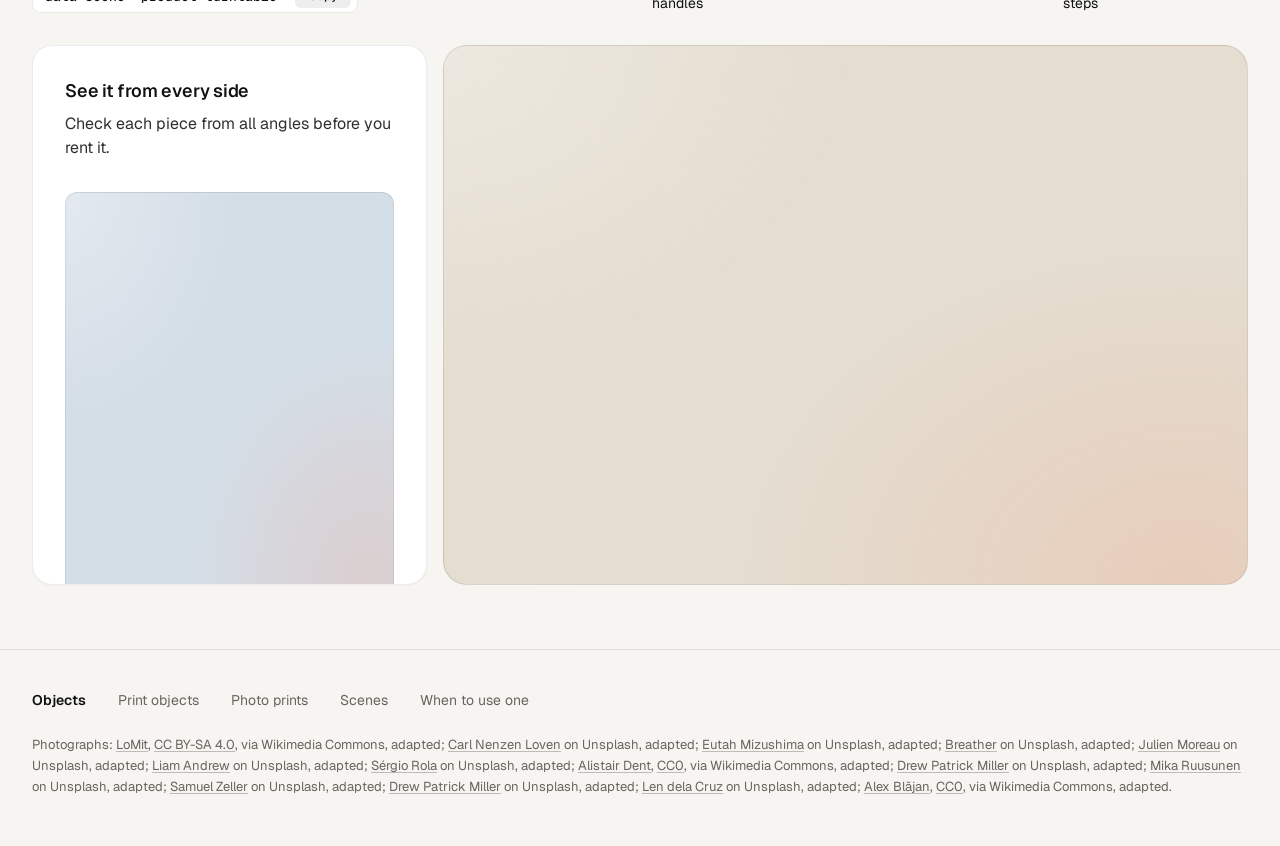
<file: bozza-taste/assets/objects/index.html>
<!doctype html>
<html lang="en" data-palette="paper">
<head>
<script>window.__tpGlMax = 16;   /* a gallery shows many live effects at once; a page of a site keeps the default 4 (fx.js) */</script>
<meta charset="utf-8">
<meta name="viewport" content="width=device-width, initial-scale=1">
<title>Objects</title>
<meta name="description" content="Thirteen objects for one strong moment a page: products drawn in code, photographs printed by a shader, scenes that answer the pointer.">
<link rel="icon" href="data:,">
<link rel="preconnect" href="https://fonts.googleapis.com">
<link rel="preconnect" href="https://fonts.gstatic.com" crossorigin>
<link href="https://fonts.googleapis.com/css2?family=Geist:wght@300..700&family=Geist+Mono:wght@400;500&display=swap" rel="stylesheet">
<link rel="stylesheet" href="../ui/base.css">
<link rel="stylesheet" href="../ui/cards.css">
<style>
  /* palettes: page tokens, four grounds (--g1 sand, --g2 sky, --g3 sage, --g4 deep) and the globe's sea */
  :root {
    --font-text: "Geist", system-ui, sans-serif; --font-mono: "Geist Mono", ui-monospace, monospace;
    --ease: cubic-bezier(.2, .7, .2, 1);
    --gutter: 32px; --max: 1312px;
  }
  [data-palette="paper"] { --bg: #f6f5f1; --card: #ffffff; --surface: #ffffff; --ink: #111110; --muted: #66655f; --accent: #e5531c; --accent-ink: #ffffff;
    --g1: #e4ddd0; --g2: #d4dee7; --g3: #dbe2d3; --g4: #1a2230; --sea: #2f6aa8; --line: rgb(17 17 16 / 0.09); }
  [data-palette="stone"] { --bg: #e6e5e1; --card: #f3f2ef; --surface: #f3f2ef; --ink: #1a1b1d; --muted: #5d5e62; --accent: #2456d6; --accent-ink: #ffffff;
    --g1: #d6d5d0; --g2: #c9d4df; --g3: #dad3c6; --g4: #1d2633; --sea: #2456d6; --line: rgb(26 27 29 / 0.1); }
  [data-palette="graphite"] { --bg: #0b0b0c; --card: #141416; --surface: #141416; --ink: #f2f2ef; --muted: #96979c; --accent: #ff7a3c; --accent-ink: #120c08;
    --g1: #1e1d1b; --g2: #17202a; --g3: #1b201b; --g4: #23262c; --sea: #4f9be0; --line: rgb(242 242 239 / 0.09); }
  [data-palette="night"] { --bg: #070b14; --card: #0e1420; --surface: #0e1420; --ink: #e9edf3; --muted: #8b94a4; --accent: #5ab9fc; --accent-ink: #07101a;
    --g1: #121a29; --g2: #0f2231; --g3: #16202b; --g4: #1b2536; --sea: #5ab9fc; --line: rgb(233 237 243 / 0.09); }

  * { box-sizing: border-box; }
  html { scroll-padding-top: 64px; }
  html, body { margin: 0; }
  body { font-family: var(--font-text); background: var(--bg); color: var(--ink); -webkit-font-smoothing: antialiased; font-size: 16px; line-height: 1.5;
    transition: background-color 320ms var(--ease), color 320ms var(--ease); }
  a { color: inherit; }
  .wrap { max-width: var(--max); margin: 0 auto; padding: 0 var(--gutter); }

  /* ------------------------------------------------ the bar */
  .bar { position: sticky; top: 0; z-index: 30; background: color-mix(in oklab, var(--bg) 84%, transparent); backdrop-filter: blur(16px) saturate(1.2); border-bottom: 1px solid var(--line); }
  .bar__in { height: 64px; display: flex; align-items: center; gap: 32px; }
  .brand { display: inline-flex; align-items: center; gap: 10px; font-weight: 600; font-size: 15px; letter-spacing: -0.01em; text-decoration: none; }
  .brand svg { width: 22px; height: 22px; }
  .brand svg .a { fill: var(--accent); transition: transform 420ms var(--ease); transform-origin: 11px 11px; }
  .brand:hover svg .a { transform: rotate(90deg); }
  .nav { display: flex; gap: 24px; font-size: 14px; }
  .nav a { position: relative; text-decoration: none; color: var(--muted); transition: color 180ms ease; padding: 6px 0; }
  .nav a::after { content: ""; position: absolute; left: 0; right: 0; bottom: 0; height: 1px; background: currentColor; transform: scaleX(0); transform-origin: left; transition: transform 260ms var(--ease); }
  .nav a:hover { color: var(--ink); }
  .nav a:hover::after { transform: scaleX(1); }
  .sp { flex: 1; }
  .swatches { display: flex; align-items: center; gap: 6px; padding: 4px; border-radius: 999px; border: 1px solid var(--line); background: var(--card); }
  .sw { position: relative; width: 26px; height: 26px; border-radius: 50%; border: 0; padding: 0; cursor: pointer; background: linear-gradient(135deg, var(--s-bg) 0 50%, var(--s-ac) 50% 100%);
    box-shadow: inset 0 0 0 1px rgb(0 0 0 / 0.12); transition: transform 200ms var(--ease); }
  .sw::after { content: ""; position: absolute; inset: -3px; border-radius: 50%; box-shadow: 0 0 0 1.5px var(--ink); opacity: 0; transform: scale(0.8); transition: opacity 200ms ease, transform 260ms var(--ease); }
  .sw:hover { transform: scale(1.08); }
  .sw:active { transform: scale(0.94); }
  .sw[aria-pressed="true"]::after { opacity: 1; transform: scale(1); }
  .sw:focus-visible { outline: 2px solid var(--ink); outline-offset: 3px; }
  .sw-label { font-size: 13px; color: var(--muted); min-width: 60px; text-align: right; }

  /* ------------------------------------------------ grounds: a soft lit mesh of the ground's own tone, a fine grain */
  .gr, .card > .panel.gr { --calm-k: 0%; background-color: var(--pg);
    background-image:
      radial-gradient(80% 90% at 92% 100%, color-mix(in oklab, var(--accent) 13%, var(--pg)), transparent 68%),
      radial-gradient(70% 80% at 0% 0%, color-mix(in oklab, var(--lift, #ffffff) var(--lift-k, 34%), var(--pg)), transparent 72%); }
  .gr.dk, [data-palette="graphite"] .gr, [data-palette="night"] .gr { --lift: #ffffff; --lift-k: 6%; }
  .grain { position: absolute; inset: 0; z-index: 0; pointer-events: none; opacity: .32; mix-blend-mode: soft-light; border-radius: inherit;
    background-image: url("data:image/svg+xml;utf8,<svg xmlns='http://www.w3.org/2000/svg' width='160' height='160'><filter id='n'><feTurbulence type='fractalNoise' baseFrequency='.85' numOctaves='2' stitchTiles='stitch'/><feColorMatrix values='0 0 0 0 .5  0 0 0 0 .5  0 0 0 0 .5  0 0 0 .9 0'/></filter><rect width='100%' height='100%' filter='url(%23n)'/></svg>"); }
  .slot { position: absolute; inset: 0; z-index: 1; border-radius: inherit; }
  .slot > .host { position: absolute; inset: 0; border-radius: inherit; overflow: hidden; }

  /* ------------------------------------------------ hero */
  .hero { min-height: calc(100svh - 64px); display: grid; align-items: center; padding: 56px 0; }
  .hero__grid { display: grid; grid-template-columns: repeat(12, minmax(0, 1fr)); gap: 24px; align-items: center; }
  .hero__copy { grid-column: 1 / span 5; }
  .hero h1 { margin: 0; font-size: clamp(44px, 3.4vw + 12px, 72px); line-height: 1.02; letter-spacing: -0.045em; font-weight: 520; text-wrap: balance; }
  .hero__lede { margin: 24px 0 0; font-size: 19px; line-height: 1.5; color: var(--muted); max-width: 40ch; text-wrap: pretty; }
  .index { margin: 40px 0 0; padding: 0; list-style: none; border-top: 1px solid var(--line); max-width: 460px; }
  .index a { display: grid; grid-template-columns: 1fr auto 20px; align-items: center; gap: 16px; padding: 14px 0; border-bottom: 1px solid var(--line); text-decoration: none; font-size: 16px; font-weight: 500; }
  .index a span { font: 500 13px/1 var(--font-mono); color: var(--muted); }
  .index a svg { width: 16px; height: 16px; transition: transform 260ms var(--ease); }
  .index a:hover svg { transform: translateX(4px); }
  .hero__pics { grid-column: 7 / span 6; display: grid; grid-template-columns: 1fr 1fr; gap: 16px; height: min(70svh, 660px); min-height: 440px; }
  .pic { position: relative; overflow: clip; border-radius: 20px; border: 1px solid var(--line); isolation: isolate; }
  .pic img { position: absolute; inset: 0; width: 100%; height: 100%; object-fit: cover; object-position: 50% 42%; display: block; }
  .pic--down { margin-top: 48px; }

  /* ------------------------------------------------ an object, one screen */
  .obj { min-height: calc(100svh - 64px); display: grid; align-content: center; padding: 64px 0; border-top: 1px solid var(--line); }
  .obj__head { display: grid; grid-template-columns: repeat(12, minmax(0, 1fr)); gap: 24px; align-items: end; margin-bottom: 32px; }
  .obj__title { grid-column: 1 / span 5; }
  .obj__n { margin: 0 0 14px; font: 500 13px/1 var(--font-mono); color: var(--muted); display: flex; gap: 10px; align-items: center; }
  .obj__n b { color: var(--ink); font-weight: 500; }
  .obj__n i { width: 6px; height: 6px; border-radius: 50%; background: var(--accent); display: inline-block; }
  .obj h2 { margin: 0; font-size: clamp(34px, 1.9vw + 16px, 52px); line-height: 1.04; letter-spacing: -0.035em; font-weight: 520; text-wrap: balance; }
  .obj__about { grid-column: 7 / span 6; }
  .obj__line { margin: 0; font-size: 17px; line-height: 1.5; color: color-mix(in oklab, var(--ink) 82%, var(--bg)); max-width: 52ch; text-wrap: pretty; }
  .facts { display: grid; grid-template-columns: repeat(3, minmax(0, 1fr)); gap: 20px; margin: 20px 0 0; }
  .facts div { border-top: 1px solid var(--line); padding-top: 10px; }
  .facts dt { font: 500 12px/1 var(--font-mono); color: var(--muted); text-transform: uppercase; letter-spacing: .04em; }
  .facts dd { margin: 8px 0 0; font-size: 14px; line-height: 1.4; }
  .copy { margin-top: 24px; display: inline-flex; align-items: center; gap: 10px; height: 34px; padding: 0 6px 0 12px; border-radius: 9px; border: 1px solid var(--line);
    background: var(--card); color: var(--ink); font: 500 13px/1 var(--font-mono); cursor: pointer; transition: border-color 180ms ease, transform 160ms var(--ease); }
  .copy:hover { border-color: color-mix(in oklab, var(--ink) 24%, transparent); }
  .copy:active { transform: scale(0.97); }
  .copy:focus-visible { outline: 2px solid var(--ink); outline-offset: 2px; }
  .copy em { font-style: normal; display: inline-grid; place-items: center; height: 24px; padding: 0 8px; border-radius: 6px; background: color-mix(in oklab, var(--ink) 7%, transparent); font-family: var(--font-text); font-size: 12px; overflow: hidden; }
  .copy em span { grid-area: 1 / 1; transition: transform 260ms var(--ease), opacity 200ms ease; }
  .copy em span + span { transform: translateY(110%); opacity: 0; }
  .copy.done em span:first-child { transform: translateY(-110%); opacity: 0; }
  .copy.done em span + span { transform: none; opacity: 1; }

  .duo { display: grid; grid-template-columns: repeat(12, minmax(0, 1fr)); gap: 16px; height: clamp(400px, calc(100svh - 360px), 600px); }
  .big { grid-column: 1 / span 8; position: relative; overflow: clip; isolation: isolate; border-radius: 24px; border: 1px solid var(--line); }
  .duo .card { grid-column: 9 / span 4; }
  .obj:nth-of-type(even) .big { grid-column: 5 / span 8; grid-row: 1; }
  .obj:nth-of-type(even) .duo .card { grid-column: 1 / span 4; grid-row: 1; }
  .duo .card > .panel { flex: 1 1 auto; min-height: 0; }

  /* ------------------------------------------------ footer */
  .foot { border-top: 1px solid var(--line); padding: 40px 0 48px; font-size: 14px; color: var(--muted); }
  .foot__row { display: flex; flex-wrap: wrap; gap: 12px 32px; align-items: baseline; }
  .foot__row b { color: var(--ink); font-weight: 600; }
  .foot__row a { text-decoration: none; }
  .foot__row a:hover { color: var(--ink); }
  .credits { margin: 24px 0 0; font-size: 13px; line-height: 1.6; color: var(--muted); }
  .credits a { text-decoration: underline; text-decoration-color: color-mix(in oklab, currentColor 40%, transparent); text-underline-offset: 2px; }

  @media (max-width: 1023px) {
    .hero__copy, .hero__pics { grid-column: 1 / -1; }
    .hero__pics { height: auto; min-height: 0; }
    .pic { aspect-ratio: 3 / 4; }
    .obj__title, .obj__about { grid-column: 1 / -1; }
    .duo { height: auto; grid-template-columns: minmax(0, 1fr); }
    .big, .duo .card, .obj:nth-of-type(even) .big, .obj:nth-of-type(even) .duo .card { grid-column: 1 / -1; grid-row: auto; }
    .big { aspect-ratio: 4 / 3; }
    .duo .card > .panel { flex: none; height: 320px; }
  }
  @media (max-width: 760px) {
    :root { --gutter: 16px; }
    .nav, .sw-label { display: none; }
    .hero { padding: 32px 0 40px; }
    .hero__lede { font-size: 17px; }
    .hero__pics { gap: 10px; }
    .pic { border-radius: 16px; }
    .pic--down { margin-top: 28px; }
    .obj { padding: 72px 0; min-height: 0; }
    .obj .wrap { display: flex; flex-direction: column; }
    .obj__head, .obj__about { display: contents; }
    .obj__title { order: 1; margin-bottom: 16px; }
    .obj__line { order: 2; margin-bottom: 28px; }
    .duo { order: 3; }
    .facts { order: 4; margin-top: 28px; }
    .copy, .index { display: none; }
    .facts { grid-template-columns: minmax(0, 1fr); gap: 0; }
    .facts div { display: grid; grid-template-columns: 96px 1fr; gap: 12px; padding: 10px 0; }
    .facts dd { margin: 0; }
    .big { aspect-ratio: 4 / 5; border-radius: 18px; }
    .duo .card > .panel { height: 300px; }
  }
  @media (prefers-reduced-motion: reduce) { *, *::before, *::after { transition-duration: 0ms !important; } }
</style>
</head>
<body>
<header class="bar">
  <div class="wrap bar__in">
    <a class="brand" href="#top" aria-label="Objects, back to the top">
      <svg viewBox="0 0 22 22" aria-hidden="true"><rect x="1" y="1" width="20" height="20" rx="6" fill="currentColor"/><rect class="a" x="7" y="7" width="8" height="8" rx="2"/></svg>
      Objects
    </a>
    <nav class="nav" aria-label="Families">
      <a href="#print-cup">Print objects</a>
      <a href="#photo-halftone">Photo prints</a>
      <a href="#split-reveal">Scenes</a>
    </nav>
    <span class="sp"></span>
    <span class="sw-label" id="sw-label">Paper</span>
    <div class="swatches" role="group" aria-label="Palette">
      <button type="button" class="sw" data-pal="paper" aria-label="Paper" aria-pressed="true" style="--s-bg:#f6f5f1;--s-ac:#e5531c"></button>
      <button type="button" class="sw" data-pal="stone" aria-label="Stone" aria-pressed="false" style="--s-bg:#e6e5e1;--s-ac:#2456d6"></button>
      <button type="button" class="sw" data-pal="graphite" aria-label="Graphite" aria-pressed="false" style="--s-bg:#141416;--s-ac:#ff7a3c"></button>
      <button type="button" class="sw" data-pal="night" aria-label="Night" aria-pressed="false" style="--s-bg:#0e1420;--s-ac:#5ab9fc"></button>
    </div>
  </div>
</header>

<main id="top">
  <section class="hero">
    <div class="wrap hero__grid">
      <div class="hero__copy">
        <h1>Objects for one strong moment a page.</h1>
        <p class="hero__lede">Products drawn in code, photographs printed by a shader, and scenes that answer the pointer. A photograph leads where there is one. An object leads where there is none.</p>
        <ul class="index">
          <li><a href="#print-cup">Print objects <span>05</span><svg viewBox="0 0 16 16" fill="none" stroke="currentColor" stroke-width="1.5" aria-hidden="true"><path d="M3 8h10M9 4l4 4-4 4"/></svg></a></li>
          <li><a href="#photo-halftone">Photo prints <span>03</span><svg viewBox="0 0 16 16" fill="none" stroke="currentColor" stroke-width="1.5" aria-hidden="true"><path d="M3 8h10M9 4l4 4-4 4"/></svg></a></li>
          <li><a href="#split-reveal">Scenes <span>05</span><svg viewBox="0 0 16 16" fill="none" stroke="currentColor" stroke-width="1.5" aria-hidden="true"><path d="M3 8h10M9 4l4 4-4 4"/></svg></a></li>
        </ul>
      </div>
      <div class="hero__pics">
        <div class="pic"><img src="photo-kit/photos/lamp.jpg" width="1280" height="1757" alt="Cream ceramic table lamp on a glossy side table in low sun" decoding="async"></div>
        <article class="pic pic--down gr" style="--pg: var(--g1)" aria-label="A balanced-arm desk lamp">
          <div class="grain"></div>
          <div class="slot" data-slot='{"kind":"print","id":"print-lamp","place":"card","ground":"g1","params":{"size":1.06,"x":-0.08,"y":-0.2}}'></div>
        </article>
      </div>
    </div>
  </section>

  <!-- ===================================================== print objects -->
  <section class="obj" id="print-cup">
    <div class="wrap">
      <div class="obj__head">
        <div class="obj__title"><p class="obj__n"><i></i><b>01</b> Print object</p><h2>Cup and saucer</h2>
          <button type="button" class="copy" data-copy='<div data-print="print-cup" data-print-place="card"></div>'>data-print="print-cup"<em><span>Copy</span><span>Copied</span></em></button></div>
        <div class="obj__about">
          <p class="obj__line">A porcelain cup of coffee on its saucer, the glaze in your accent. Click it to stir.</p>
          <dl class="facts"><div><dt>Leads</dt><dd>A tableware maker with no photographs</dd></div><div><dt>As a print</dt><dd>A software card about a morning</dd></div><div><dt>GPU</dt><dd>High while it turns, one frame at rest</dd></div></dl>
        </div>
      </div>
      <div class="duo">
        <article class="big gr" style="--pg: var(--g1)"><div class="grain"></div>
          <div class="slot" data-slot='{"kind":"print","id":"print-cup","place":"hero","ground":"g1","params":{"size":0.96,"x":0.16,"y":-0.04}}'></div></article>
        <article class="card"><h3>Morning digest</h3><p>One email at 8:00 with everything that changed overnight.</p>
          <div class="panel gr" style="--pg: var(--g2)"><div class="grain"></div>
            <div class="slot" data-slot='{"kind":"print","id":"print-cup","place":"card","ground":"g2","params":{"effect":"halftone","turn":0}}'></div></div></article>
      </div>
    </div>
  </section>

  <section class="obj" id="print-wheel">
    <div class="wrap">
      <div class="obj__head">
        <div class="obj__title"><p class="obj__n"><i></i><b>02</b> Print object</p><h2>Bicycle wheel</h2>
          <button type="button" class="copy" data-copy='<div data-print="print-wheel" data-print-place="card"></div>'>data-print="print-wheel"<em><span>Copy</span><span>Copied</span></em></button></div>
        <div class="obj__about">
          <p class="obj__line">A road wheel with a tan-wall tyre, an alloy rim and 24 spokes, the hub in your accent. Click it to spin it up.</p>
          <dl class="facts"><div><dt>Leads</dt><dd>A maker of wheels or hubs, never a whole bike</dd></div><div><dt>As a print</dt><dd>A card about speed or a mechanism</dd></div><div><dt>GPU</dt><dd>High while it turns, one frame at rest</dd></div></dl>
        </div>
      </div>
      <div class="duo">
        <article class="big gr" style="--pg: var(--g2)"><div class="grain"></div>
          <div class="slot" data-slot='{"kind":"print","id":"print-wheel","place":"card","ground":"g2","params":{"size":1.34,"x":-0.08,"y":-0.3}}'></div></article>
        <article class="card"><h3>Background sync</h3><p>Runs every five minutes, whether the app is open or not.</p>
          <div class="panel gr" style="--pg: var(--g3)"><div class="grain"></div>
            <div class="slot" data-slot='{"kind":"print","id":"print-wheel","place":"card","ground":"g3","params":{"effect":"halftone","turn":0}}'></div></div></article>
      </div>
    </div>
  </section>

  <section class="obj" id="print-lamp">
    <div class="wrap">
      <div class="obj__head">
        <div class="obj__title"><p class="obj__n"><i></i><b>03</b> Print object</p><h2>Desk lamp</h2>
          <button type="button" class="copy" data-copy='<div data-print="print-lamp" data-print-place="card"></div>'>data-print="print-lamp"<em><span>Copy</span><span>Copied</span></em></button></div>
        <div class="obj__about">
          <p class="obj__line">A balanced-arm desk lamp on chrome springs, the base and shade enamelled in your accent. Click it to switch it on.</p>
          <dl class="facts"><div><dt>Leads</dt><dd>A lighting maker with no photographs</dd></div><div><dt>As a print</dt><dd>A card about focus or working late</dd></div><div><dt>GPU</dt><dd>High while it moves, one frame at rest</dd></div></dl>
        </div>
      </div>
      <div class="duo">
        <article class="big gr" style="--pg: var(--g3)"><div class="grain"></div>
          <div class="slot" data-slot='{"kind":"print","id":"print-lamp","place":"hero","ground":"g3","params":{"size":0.98,"x":0.14,"y":-0.06,"angle":-24}}'></div></article>
        <article class="card"><h3>Focus mode</h3><p>Alerts wait until you switch it off.</p>
          <div class="panel gr dk" style="--pg: var(--g4)"><div class="grain"></div>
            <div class="slot" data-slot='{"kind":"print","id":"print-lamp","place":"card","ground":"g4","params":{"effect":"dither","step":1,"turn":0}}' aria-label="A desk lamp, switched on"></div></div></article>
      </div>
    </div>
  </section>

  <section class="obj" id="print-globe">
    <div class="wrap">
      <div class="obj__head">
        <div class="obj__title"><p class="obj__n"><i></i><b>04</b> Print object</p><h2>Desk globe</h2>
          <button type="button" class="copy" data-copy='<div data-print="print-globe" data-print-place="card" data-print-params=&apos;{"effect":"engrave"}&apos;></div>'>data-print="print-globe"<em><span>Copy</span><span>Copied</span></em></button></div>
        <div class="obj__about">
          <p class="obj__line">A desk globe with the real coastlines, a brass meridian and a walnut stand. Its sea takes a blue or teal accent. Click it to spin.</p>
          <dl class="facts"><div><dt>Leads</dt><dd>A maker of globes or maps</dd></div><div><dt>As a print</dt><dd>A card about regions or shipping</dd></div><div><dt>GPU</dt><dd>High while it turns, one frame at rest</dd></div></dl>
        </div>
      </div>
      <div class="duo">
        <article class="big gr" style="--pg: var(--g2)"><div class="grain"></div>
          <div class="slot" data-slot='{"kind":"print","id":"print-globe","place":"card","ground":"g2","sea":true,"params":{"size":1.3,"x":-0.1,"y":-0.3}}'></div></article>
        <article class="card"><h3>14 regions</h3><p>Pick where your data lives. Move it later in two clicks.</p>
          <div class="panel gr dk" style="--pg: var(--g4)"><div class="grain"></div>
            <div class="slot" data-slot='{"kind":"print","id":"print-globe","place":"card","ground":"g4","sea":true,"params":{"effect":"engrave","turn":0}}'></div></div></article>
      </div>
    </div>
  </section>

  <section class="obj" id="print-cards">
    <div class="wrap">
      <div class="obj__head">
        <div class="obj__title"><p class="obj__n"><i></i><b>05</b> Print object</p><h2>Playing cards</h2>
          <button type="button" class="copy" data-copy='<div data-print="print-cards" data-print-place="card"></div>'>data-print="print-cards"<em><span>Copy</span><span>Copied</span></em></button></div>
        <div class="obj__about">
          <p class="obj__line">A stack of playing cards, the ace of diamonds face up and the backs in your accent. Click to fan them out.</p>
          <dl class="facts"><div><dt>Leads</dt><dd>A maker of card or board games</dd></div><div><dt>As a print</dt><dd>A games card about a hand or a deal</dd></div><div><dt>GPU</dt><dd>High while it moves, one frame at rest</dd></div></dl>
        </div>
      </div>
      <div class="duo">
        <article class="big gr" style="--pg: var(--g3)"><div class="grain"></div>
          <div class="slot" data-slot='{"kind":"print","id":"print-cards","place":"hero","ground":"g3","params":{"size":0.98,"x":0.16,"y":-0.04}}'></div></article>
        <article class="card"><h3>Fair draws</h3><p>Every shuffle is logged, so any player can check a deal.</p>
          <div class="panel gr" style="--pg: var(--g1)"><div class="grain"></div>
            <div class="slot" data-slot='{"kind":"print","id":"print-cards","place":"card","ground":"g1","params":{"effect":"halftone","turn":0}}'></div></div></article>
      </div>
    </div>
  </section>

  <!-- ===================================================== photo prints -->
  <section class="obj" id="photo-halftone">
    <div class="wrap">
      <div class="obj__head">
        <div class="obj__title"><p class="obj__n"><i></i><b>06</b> Photo print</p><h2>Halftone photograph</h2>
          <button type="button" class="copy" data-copy="import print from './assets/objects/photo-halftone/object.js'; print.mount(frame, { palette: fx.readPalette(frame) });">photo-halftone<em><span>Copy</span><span>Copied</span></em></button></div>
        <div class="obj__about">
          <p class="obj__line">One photograph in one ink: round dots on a 45° screen, clean paper in the light. Point at it and a loupe shows its colour.</p>
          <dl class="facts"><div><dt>Use</dt><dd>One photograph band on a design or software page</dd></div><div><dt>Never</dt><dd>A hero photograph, a cafe, a guesthouse</dd></div><div><dt>GPU</dt><dd>Low, one context, still at rest</dd></div></dl>
        </div>
      </div>
      <div class="duo">
        <article class="big gr" style="--pg: var(--g1)">
          <div class="slot" data-slot='{"kind":"photo","id":"photo-halftone","ground":"g1","photo":"concrete"}'></div></article>
        <article class="card"><h3>Screens for print</h3><p>Send any photograph to press as a one-ink halftone.</p>
          <div class="panel gr" style="--pg: var(--g2)">
            <div class="slot" data-slot='{"kind":"photo","id":"photo-halftone","ground":"g2","photo":"lamp","params":{"tint":1}}'></div></div></article>
      </div>
    </div>
  </section>

  <section class="obj" id="photo-engraving">
    <div class="wrap">
      <div class="obj__head">
        <div class="obj__title"><p class="obj__n"><i></i><b>07</b> Photo print</p><h2>Engraved photograph</h2>
          <button type="button" class="copy" data-copy="import print from './assets/objects/photo-engraving/object.js'; print.mount(frame, { palette: fx.readPalette(frame) });">photo-engraving<em><span>Copy</span><span>Copied</span></em></button></div>
        <div class="obj__about">
          <p class="obj__line">Diagonal lines that swell in the shadows and bend over the forms, over a light wash of the photograph's colour. Point at it and the lines part.</p>
          <dl class="facts"><div><dt>Use</dt><dd>A tile whose subject is the photograph</dd></div><div><dt>Never</dt><dd>A hero photograph, a cafe, a guesthouse</dd></div><div><dt>GPU</dt><dd>Low, one context, still at rest</dd></div></dl>
        </div>
      </div>
      <div class="duo">
        <article class="big gr" style="--pg: var(--g2)">
          <div class="slot" data-slot='{"kind":"photo","id":"photo-engraving","ground":"g2","photo":"platform","photoDark":"concrete"}'></div></article>
        <article class="card"><h3>Line art from a photo</h3><p>Turn a product shot into a plate for packaging.</p>
          <div class="panel gr" style="--pg: var(--g3)">
            <div class="slot" data-slot='{"kind":"photo","id":"photo-engraving","ground":"g3","photo":"concrete","photoDark":"room"}'></div></div></article>
      </div>
    </div>
  </section>

  <section class="obj" id="photo-dither">
    <div class="wrap">
      <div class="obj__head">
        <div class="obj__title"><p class="obj__n"><i></i><b>08</b> Photo print</p><h2>Dithered photograph</h2>
          <button type="button" class="copy" data-copy="import print from './assets/objects/photo-dither/object.js'; print.mount(frame, { palette: fx.readPalette(frame) });">photo-dither<em><span>Copy</span><span>Copied</span></em></button></div>
        <div class="obj__about">
          <p class="obj__line">A three-colour grain from the photograph's deepest and most colourful tones. Point at it and the photograph develops through the grain.</p>
          <dl class="facts"><div><dt>Use</dt><dd>A games or AI page's one photograph</dd></div><div><dt>Never</dt><dd>A hero photograph, a cafe, a guesthouse</dd></div><div><dt>GPU</dt><dd>Low, one context, still at rest</dd></div></dl>
        </div>
      </div>
      <div class="duo">
        <article class="big gr" style="--pg: var(--g3)">
          <div class="slot" data-slot='{"kind":"photo","id":"photo-dither","ground":"g3","photo":"room"}'></div></article>
        <article class="card"><h3>Three colours, any picture</h3><p>A grain that keeps a photograph readable in two inks and the paper.</p>
          <div class="panel gr" style="--pg: var(--g1)">
            <div class="slot" data-slot='{"kind":"photo","id":"photo-dither","ground":"g1","photo":"platform"}'></div></div></article>
      </div>
    </div>
  </section>

  <!-- ===================================================== scenes -->
  <section class="obj" id="split-reveal">
    <div class="wrap">
      <div class="obj__head">
        <div class="obj__title"><p class="obj__n"><i></i><b>09</b> Scene</p><h2>Split reveal</h2>
          <button type="button" class="copy" data-copy='<div data-scene="split-reveal" data-scene-src="assets/img/photo.jpg"></div>'>data-scene="split-reveal"<em><span>Copy</span><span>Copied</span></em></button></div>
        <div class="obj__about">
          <p class="obj__line">One photograph, half of it printed as a halftone screen. The line follows the pointer; on a phone it follows a drag.</p>
          <dl class="facts"><div><dt>Use</dt><dd>A photo or design app, a device, a game's key art</dd></div><div><dt>Never</dt><dd>A place, a service, a product page</dd></div><div><dt>GPU</dt><dd>Low, drawn only while the line moves</dd></div></dl>
        </div>
      </div>
      <div class="duo">
        <article class="big gr" style="--pg: var(--g2)">
          <div class="slot" data-slot='{"kind":"scene","id":"split-reveal","ground":"g2","src":"default"}'></div></article>
        <article class="card"><h3>Before and after</h3><p>Drag the line to compare the print with the original.</p>
          <div class="panel gr" style="--pg: var(--g1)">
            <div class="slot" data-slot='{"kind":"scene","id":"split-reveal","ground":"g1","src":"roof","params":{"side":"right","split":0.42}}'></div></div></article>
      </div>
    </div>
  </section>

  <section class="obj" id="dither-sequence">
    <div class="wrap">
      <div class="obj__head">
        <div class="obj__title"><p class="obj__n"><i></i><b>10</b> Scene</p><h2>Dither sequence</h2>
          <button type="button" class="copy" data-copy='<div data-scene="dither-sequence" data-scene-src=&apos;[{"src":"a.jpg"},{"src":"b.jpg"}]&apos;></div>'>data-scene="dither-sequence"<em><span>Copy</span><span>Copied</span></em></button></div>
        <div class="obj__about">
          <p class="obj__line">Two to six photographs that belong together, dithered and cut one to the next like a slow film. Move across it to pick a frame.</p>
          <dl class="facts"><div><dt>Use</dt><dd>A device from several sides, a game's scenes</dd></div><div><dt>Never</dt><dd>A random or mood set of pictures</dd></div><div><dt>GPU</dt><dd>Low, drawn only during a cut</dd></div></dl>
        </div>
      </div>
      <div class="duo">
        <article class="big gr" style="--pg: var(--g3)">
          <div class="slot" data-slot='{"kind":"scene","id":"dither-sequence","ground":"g3","src":"default"}'></div></article>
        <article class="card"><h3>Every version kept</h3><p>Step back through earlier versions of a picture.</p>
          <div class="panel gr" style="--pg: var(--g2)">
            <div class="slot" data-slot='{"kind":"scene","id":"dither-sequence","ground":"g2","src":"spirals","params":{"fit":"contain","autoplay":0}}'></div></div></article>
      </div>
    </div>
  </section>

  <section class="obj" id="dot-object">
    <div class="wrap">
      <div class="obj__head">
        <div class="obj__title"><p class="obj__n"><i></i><b>11</b> Scene</p><h2>Dot object</h2>
          <button type="button" class="copy" data-copy='<div data-scene="dot-object" data-scene-src="assets/img/object-on-white.jpg"></div>'>data-scene="dot-object"<em><span>Copy</span><span>Copied</span></em></button></div>
        <div class="obj__about">
          <p class="obj__line">An object cut out of its photograph and set in dots that keep its tones. Under the pointer the dots take its real colour.</p>
          <dl class="facts"><div><dt>Use</dt><dd>A thing shot on a plain ground, or a cut-out</dd></div><div><dt>Never</dt><dd>A busy or sunlit background</dd></div><div><dt>GPU</dt><dd>Low, one draw call while the loupe moves</dd></div></dl>
        </div>
      </div>
      <div class="duo">
        <article class="big gr" style="--pg: var(--g1)">
          <div class="slot" data-slot='{"kind":"scene","id":"dot-object","ground":"g1","src":"default"}'></div></article>
        <article class="card"><h3>Cut-outs in one click</h3><p>The ground is read from the border and left out.</p>
          <div class="panel gr" style="--pg: var(--g3)">
            <div class="slot" data-slot='{"kind":"scene","id":"dot-object","ground":"g3","src":"dahlia"}'></div></div></article>
      </div>
    </div>
  </section>

  <section class="obj" id="exploded-layers">
    <div class="wrap">
      <div class="obj__head">
        <div class="obj__title"><p class="obj__n"><i></i><b>12</b> Scene</p><h2>Exploded layers</h2>
          <button type="button" class="copy" data-copy='<div data-scene="exploded-layers" data-scene-src="assets/img/photo.jpg" data-scene-params=&apos;{"names":["Photo","Colour","Light","Depth"]}&apos;></div>'>data-scene="exploded-layers"<em><span>Copy</span><span>Copied</span></em></button></div>
        <div class="obj__about">
          <p class="obj__line">One photograph as four printed sheets in perspective. Hover and they open apart, each named in the product's own words.</p>
          <dl class="facts"><div><dt>Use</dt><dd>Software that works in layers: imaging, maps</dd></div><div><dt>Never</dt><dd>Sheets named after the effects</dd></div><div><dt>GPU</dt><dd>Low, drawn only while it opens</dd></div></dl>
        </div>
      </div>
      <div class="duo">
        <article class="big gr" style="--pg: var(--g2)">
          <div class="slot" data-slot='{"kind":"scene","id":"exploded-layers","ground":"g2","src":"default","params":{"names":["Photo","Colour","Light","Depth"]}}'></div></article>
        <article class="card"><h3>Edits you can undo</h3><p>Turn any layer off later without touching the rest.</p>
          <div class="panel gr" style="--pg: var(--g3)">
            <div class="slot" data-slot='{"kind":"scene","id":"exploded-layers","ground":"g3","src":"lattice"}'></div></div></article>
      </div>
    </div>
  </section>

  <section class="obj" id="product-turntable">
    <div class="wrap">
      <div class="obj__head">
        <div class="obj__title"><p class="obj__n"><i></i><b>13</b> Scene</p><h2>Product turntable</h2>
          <button type="button" class="copy" data-copy='<div data-scene="product-turntable" data-scene-params=&apos;{"form":"chair"}&apos;></div>'>data-scene="product-turntable"<em><span>Copy</span><span>Copied</span></em></button></div>
        <div class="obj__about">
          <p class="obj__line">A camera, a chair, a speaker or a cup, stepping round on a studio turntable. Move across it to turn it yourself.</p>
          <dl class="facts"><div><dt>Use</dt><dd>A kind of thing the software handles</dd></div><div><dt>Never</dt><dd>The client's own product</dd></div><div><dt>GPU</dt><dd>Low, drawn only while it steps</dd></div></dl>
        </div>
      </div>
      <div class="duo">
        <article class="big gr" style="--pg: var(--g1)">
          <div class="slot" data-slot='{"kind":"scene","id":"product-turntable","ground":"g1","params":{"form":"camera"}}' aria-label="A camera on a turntable"></div></article>
        <article class="card"><h3>See it from every side</h3><p>Check each piece from all angles before you rent it.</p>
          <div class="panel gr" style="--pg: var(--g2)">
            <div class="slot" data-slot='{"kind":"scene","id":"product-turntable","ground":"g2","params":{"form":"chair","start":-40,"autoplay":0}}' aria-label="A side chair"></div></div></article>
      </div>
    </div>
  </section>
</main>

<footer class="foot">
  <div class="wrap">
    <div class="foot__row">
      <b>Objects</b>
      <a href="_print-core/README.md">Print objects</a>
      <a href="photo-kit/README.md">Photo prints</a>
      <a href="_scenes/README.md">Scenes</a>
      <a href="../../references/effects-objects.md">When to use one</a>
    </div>
    <p class="credits" id="credits"></p>
  </div>
</footer>

<script type="module">
  /*
    The showcase's own mounting: every [data-slot] mounts when it comes near the screen and is destroyed
    when it leaves, and never more than MAX are mounted at once, so the page holds at most 4 live WebGL
    contexts (each mounted object holds one at most; still print objects hold none).
  */
  import fx from '../effects/fx.js';
  import { creditsLine } from './photo-kit/photo.js';
  import { DEFAULT_PHOTO as SPLIT } from './split-reveal/object.js';
  import { DEFAULT_SEQUENCE } from './dither-sequence/object.js';
  import { DEFAULT_PHOTO as TULIP } from './dot-object/object.js';
  import { DEFAULT_PHOTO as MIXER } from './exploded-layers/object.js';

  const MAX = 4, CAP = { print: 4, photo: 3, scene: 4 };
  const root = document.documentElement;
  const q = new URLSearchParams(location.search);
  const U = 'https://unsplash.com/license', CC0 = 'https://creativecommons.org/publicdomain/zero/1.0/';
  const SRC = {
    roof: { id: 618, ratio: 1.5, alt: 'Curving glass and steel lattice roof in black and white', by: 'Mika Ruusunen', licence: 'Unsplash licence', licenceUrl: U, page: 'https://unsplash.com/photos/ypVM8PnygUo' },
    lattice: { id: 893, ratio: 1.5, alt: 'Curved latticed building facade forming sweeping lines', by: 'Samuel Zeller', licence: 'Unsplash licence', licenceUrl: U, page: 'https://unsplash.com/photos/j0g8taxHZa0' },
    spirals: [
      { id: 949, ratio: 0.66, alt: 'A white spiral atrium under a glass dome, seen from below', by: 'Drew Patrick Miller', licence: 'Unsplash licence', licenceUrl: U, page: 'https://unsplash.com/photos/VLT62-JzddA' },
      { id: 679, ratio: 1, alt: 'Spiralling concrete curves around a small round window', by: 'Len dela Cruz', licence: 'Unsplash licence', licenceUrl: U, page: 'https://unsplash.com/photos/ScEKf8u7y-c' },
    ],
    dahlia: { id: 'commons-minimal-orange-dahlia', source: 'commons', ratio: 1.523, width: 5830, focus: [0.5, 0.5], alt: 'An orange dahlia on a black ground', by: 'Alex Blăjan', licence: 'CC0', licenceUrl: CC0,
      url: 'https://upload.wikimedia.org/wikipedia/commons/5/5e/Minimal_orange_dahlia_%28Unsplash%29.jpg', page: 'https://commons.wikimedia.org/wiki/File:Minimal_orange_dahlia_(Unsplash).jpg' },
  };
  const DEFAULTS = { 'split-reveal': SPLIT, 'dither-sequence': DEFAULT_SEQUENCE, 'dot-object': TULIP, 'exploded-layers': MIXER };
  const lib = await fetch(new URL('./photo-kit/photos.json', import.meta.url)).then(r => r.json()).catch(() => ({ photos: [] }));
  const PHOTOS = Object.fromEntries(lib.photos.map(p => [p.key, p]));

  // ---- palette: the page tokens, a ground's paper and an ink that reads on it
  const tok = n => getComputedStyle(root).getPropertyValue(n).trim();
  const lum = hex => { const h = hex.replace('#', ''); const c = [0, 2, 4].map(i => parseInt(h.slice(i, i + 2), 16) / 255); return 0.2126 * c[0] + 0.7152 * c[1] + 0.0722 * c[2]; };
  function paletteFor(cfg) {
    const bg = tok('--' + (cfg.ground || 'g1')), ink = tok('--ink');
    const light = lum(bg) > 0.4, pageLight = lum(ink) < 0.4;
    const gInk = light ? (pageLight ? ink : '#17181b') : (pageLight ? '#eef0f2' : ink);
    return fx.normalizePalette({ bg, surface: bg, ink: gInk, accent: cfg.sea ? tok('--sea') : tok('--accent'), accentInk: tok('--accent-ink') });
  }

  // ---- mounting
  const slots = [...document.querySelectorAll('[data-slot]')];
  const st = new Map(slots.map(el => [el, { cfg: JSON.parse(el.dataset.slot), near: false, ctrl: null, host: null, busy: false }]));
  const mods = new Map();
  const load = id => { if (!mods.has(id)) mods.set(id, import(`./${id}/object.js`).then(m => m.default)); return mods.get(id); };
  // a photo print may name a darker photograph for the dark palettes (a pale one prints as a light plate there)
  const isDark = () => lum(tok('--bg')) < 0.4;
  const photoKey = cfg => (cfg.photoDark && isDark() ? cfg.photoDark : cfg.photo);
  const srcOf = cfg => {
    if (cfg.kind === 'photo') return new URL('./photo-kit/' + PHOTOS[photoKey(cfg)].file, import.meta.url).href;
    if (!cfg.src) return undefined;
    return cfg.src === 'default' ? DEFAULTS[cfg.id] : SRC[cfg.src];
  };
  // a photo print's slot shows its photograph toned into the ground until the print draws, before it
  // mounts too: never an empty panel, even on a slow device
  function underlay(box, cfg) {
    if (cfg.kind !== 'photo') return;
    const p = PHOTOS[photoKey(cfg)];
    Object.assign(box.style, { backgroundColor: 'var(--pg)', backgroundImage: 'url(' + srcOf(cfg) + ')', backgroundSize: 'cover',
      backgroundPosition: (p.focus[0] * 100) + '% ' + (p.focus[1] * 100) + '%', backgroundBlendMode: 'luminosity' });
  }
  async function mount(el) {
    const s = st.get(el);
    s.busy = true;
    try {
      const obj = await load(s.cfg.id);
      if (!s.want) return;
      const host = document.createElement('div');
      host.className = 'host';
      if (el.hasAttribute('aria-label')) host.setAttribute('aria-label', el.getAttribute('aria-label'));
      el.appendChild(host);
      const cfg = s.cfg, palette = paletteFor(cfg);
      let ctrl;
      if (cfg.kind === 'print') ctrl = obj.mount(host, { place: cfg.place, params: cfg.params || {}, palette });
      else if (cfg.kind === 'photo') {
        const p = PHOTOS[photoKey(cfg)];
        s.photo = photoKey(cfg);
        underlay(host, cfg);
        ctrl = obj.mount(host, { palette, src: srcOf(cfg), params: { focusX: p.focus[0], focusY: p.focus[1], ...(cfg.params || {}) } });
      } else ctrl = obj.mount(host, { palette, src: srcOf(cfg), params: cfg.params || {} });
      s.ctrl = ctrl; s.host = host;
    } catch (e) { console.warn('objects:', s.cfg.id, e); }
    finally { s.busy = false; if (!s.want && s.ctrl) unmount(el); schedule(); }
  }
  function unmount(el) {
    const s = st.get(el);
    if (!s.ctrl) return;
    try { s.ctrl.destroy(); } catch (e) { console.warn(e); }
    s.host?.remove();
    s.ctrl = null; s.host = null;
  }
  let queued = 0;
  function reconcile() {
    queued = 0;
    const mid = innerHeight / 2;
    const dist = el => { const r = el.getBoundingClientRect(); return Math.abs((r.top + r.bottom) / 2 - mid); };
    // the nearest first, at most MAX, and at most CAP of one family (photo-kit warns past 3)
    const near = [], kinds = {};
    for (const el of slots.filter(e => st.get(e).near).sort((a, b) => dist(a) - dist(b))) {
      const k = st.get(el).cfg.kind;
      if (near.length < MAX && (kinds[k] || 0) < CAP[k]) { near.push(el); kinds[k] = (kinds[k] || 0) + 1; }
    }
    const want = new Set(near);
    for (const el of slots) { const s = st.get(el); s.want = want.has(el); if (!s.want && s.ctrl && !s.busy) unmount(el); }
    // never more than MAX mounted (or mounting) at once
    let count = slots.filter(el => { const s = st.get(el); return s.ctrl || s.busy; }).length;
    for (const el of near) { const s = st.get(el); if (!s.ctrl && !s.busy && count < MAX) { count++; mount(el); } }
  }
  const schedule = () => { if (!queued) queued = requestAnimationFrame(reconcile); };
  const io = new IntersectionObserver(es => { for (const e of es) st.get(e.target).near = e.isIntersecting; schedule(); }, { rootMargin: '60% 0px' });
  slots.forEach(el => io.observe(el));
  addEventListener('scroll', schedule, { passive: true });
  addEventListener('resize', schedule, { passive: true });

  // ---- palette switch
  const PAL = ['paper', 'stone', 'graphite', 'night'];
  const label = document.getElementById('sw-label');
  function setPalette(name, save) {
    if (!PAL.includes(name)) name = 'paper';
    root.dataset.palette = name;
    for (const b of document.querySelectorAll('[data-pal]')) b.setAttribute('aria-pressed', String(b.dataset.pal === name));
    label.textContent = name[0].toUpperCase() + name.slice(1);
    for (const [el, s] of st) {
      if (s.ctrl && s.cfg.kind === 'photo' && s.photo !== photoKey(s.cfg)) unmount(el);   // its photograph changes: mount it again
      else if (s.ctrl?.setPalette) s.ctrl.setPalette(paletteFor(s.cfg));
    }
    for (const [el, s] of st) underlay(el, s.cfg);
    schedule();
    if (save) try { localStorage.setItem('objects-palette', name); } catch (_) { /* private window */ }
  }
  let saved = null;
  try { saved = localStorage.getItem('objects-palette'); } catch (_) { /* private window */ }
  setPalette(q.get('palette') || saved || 'paper');
  document.querySelector('.swatches').addEventListener('click', e => { const b = e.target.closest('[data-pal]'); if (b) setPalette(b.dataset.pal, true); });

  // ---- copy a mount snippet
  document.addEventListener('click', async e => {
    const b = e.target.closest('.copy');
    if (!b) return;
    try { await navigator.clipboard.writeText(b.dataset.copy); } catch (_) { /* no clipboard: the button still answers */ }
    b.classList.add('done');
    clearTimeout(b._t); b._t = setTimeout(() => b.classList.remove('done'), 1400);
  });

  // ---- the one credit line
  const pk = ['lamp', 'concrete', 'platform', 'room'].map(k => PHOTOS[k]).filter(Boolean).map(p => ({ ...p, adapted: true }));
  const sc = [SPLIT, ...DEFAULT_SEQUENCE, TULIP, MIXER, SRC.roof, SRC.lattice, ...SRC.spirals, SRC.dahlia]
    .map(p => ({ ...p, source: p.source === 'commons' ? 'Wikimedia Commons' : (p.source || 'Unsplash'), adapted: true }));
  const seen = new Set();
  document.getElementById('credits').innerHTML = creditsLine([...pk, ...sc].filter(p => { const k = p.page || p.by; if (seen.has(k)) return false; seen.add(k); return true; }));

  // fetch every object's module and the photographs while the page is idle, so a panel mounts at once
  const prefetch = () => {
    const ids = [...new Set([...st.values()].map(s => s.cfg.id))];
    let i = 0;
    const next = () => { if (i < ids.length) load(ids[i++]).catch(() => {}).finally(() => setTimeout(next, 80)); };
    next();
    for (const p of Object.values(PHOTOS)) { const im = new Image(); im.decoding = 'async'; im.src = new URL('./photo-kit/' + p.file, import.meta.url).href; }
  };
  (window.requestIdleCallback || ((f) => setTimeout(f, 600)))(prefetch, { timeout: 1500 });

  window.__objects = { st, live: () => [...st.values()].filter(s => s.ctrl).length };
  if (document.fonts) await document.fonts.ready;
  root.dataset.ready = '1';
</script>
</body>
</html>
</file>
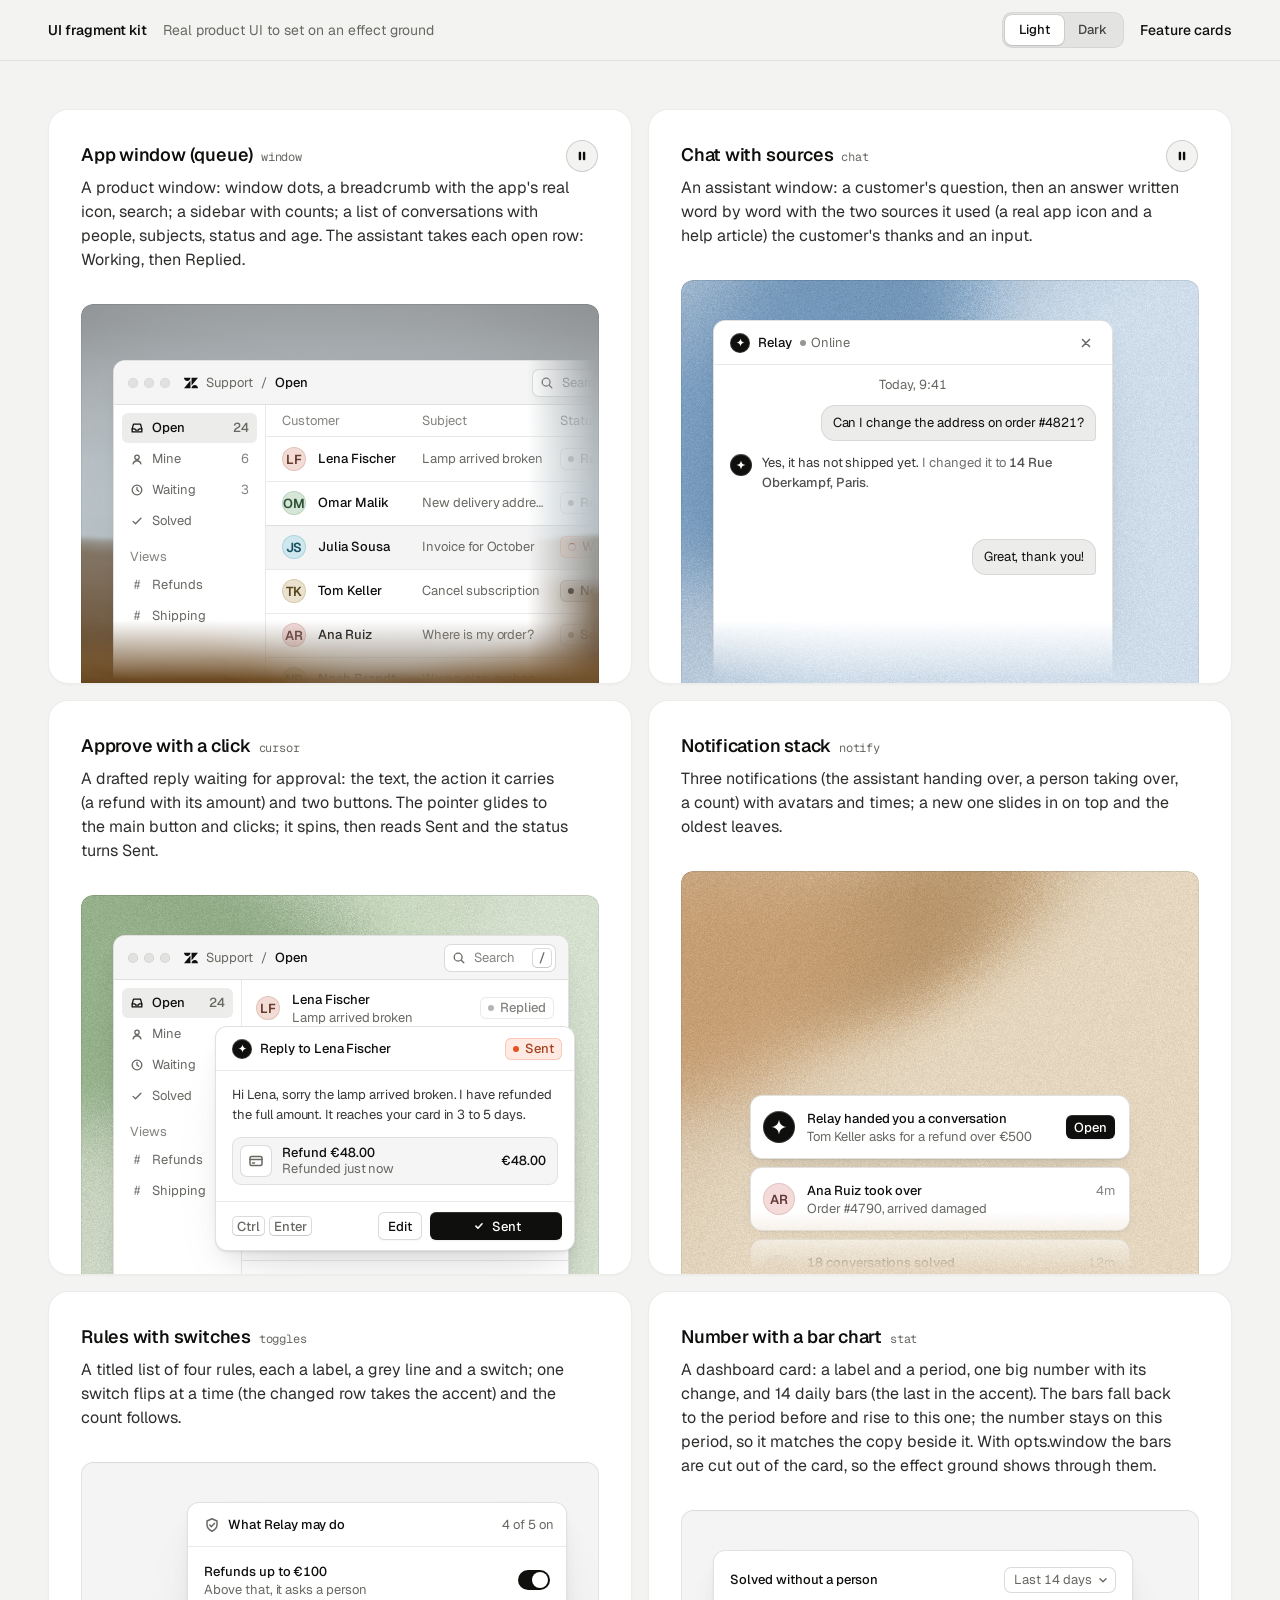
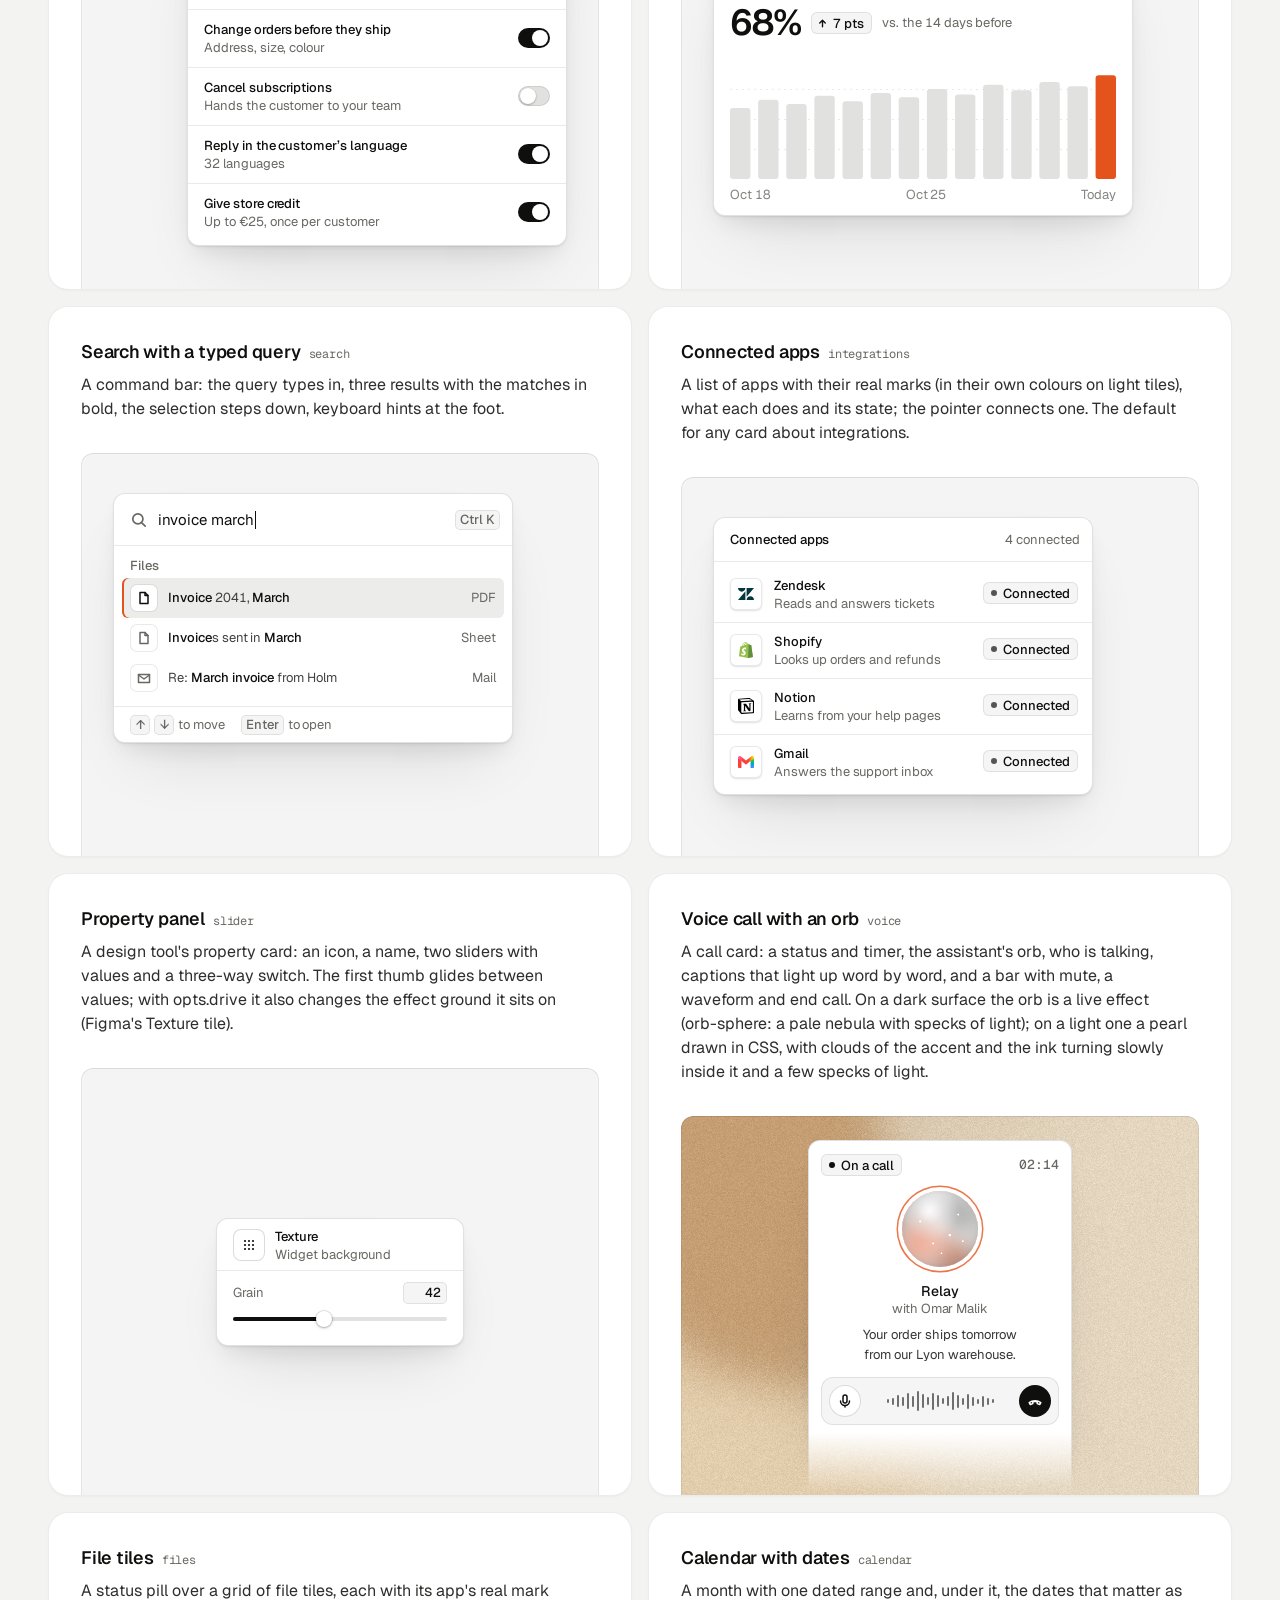
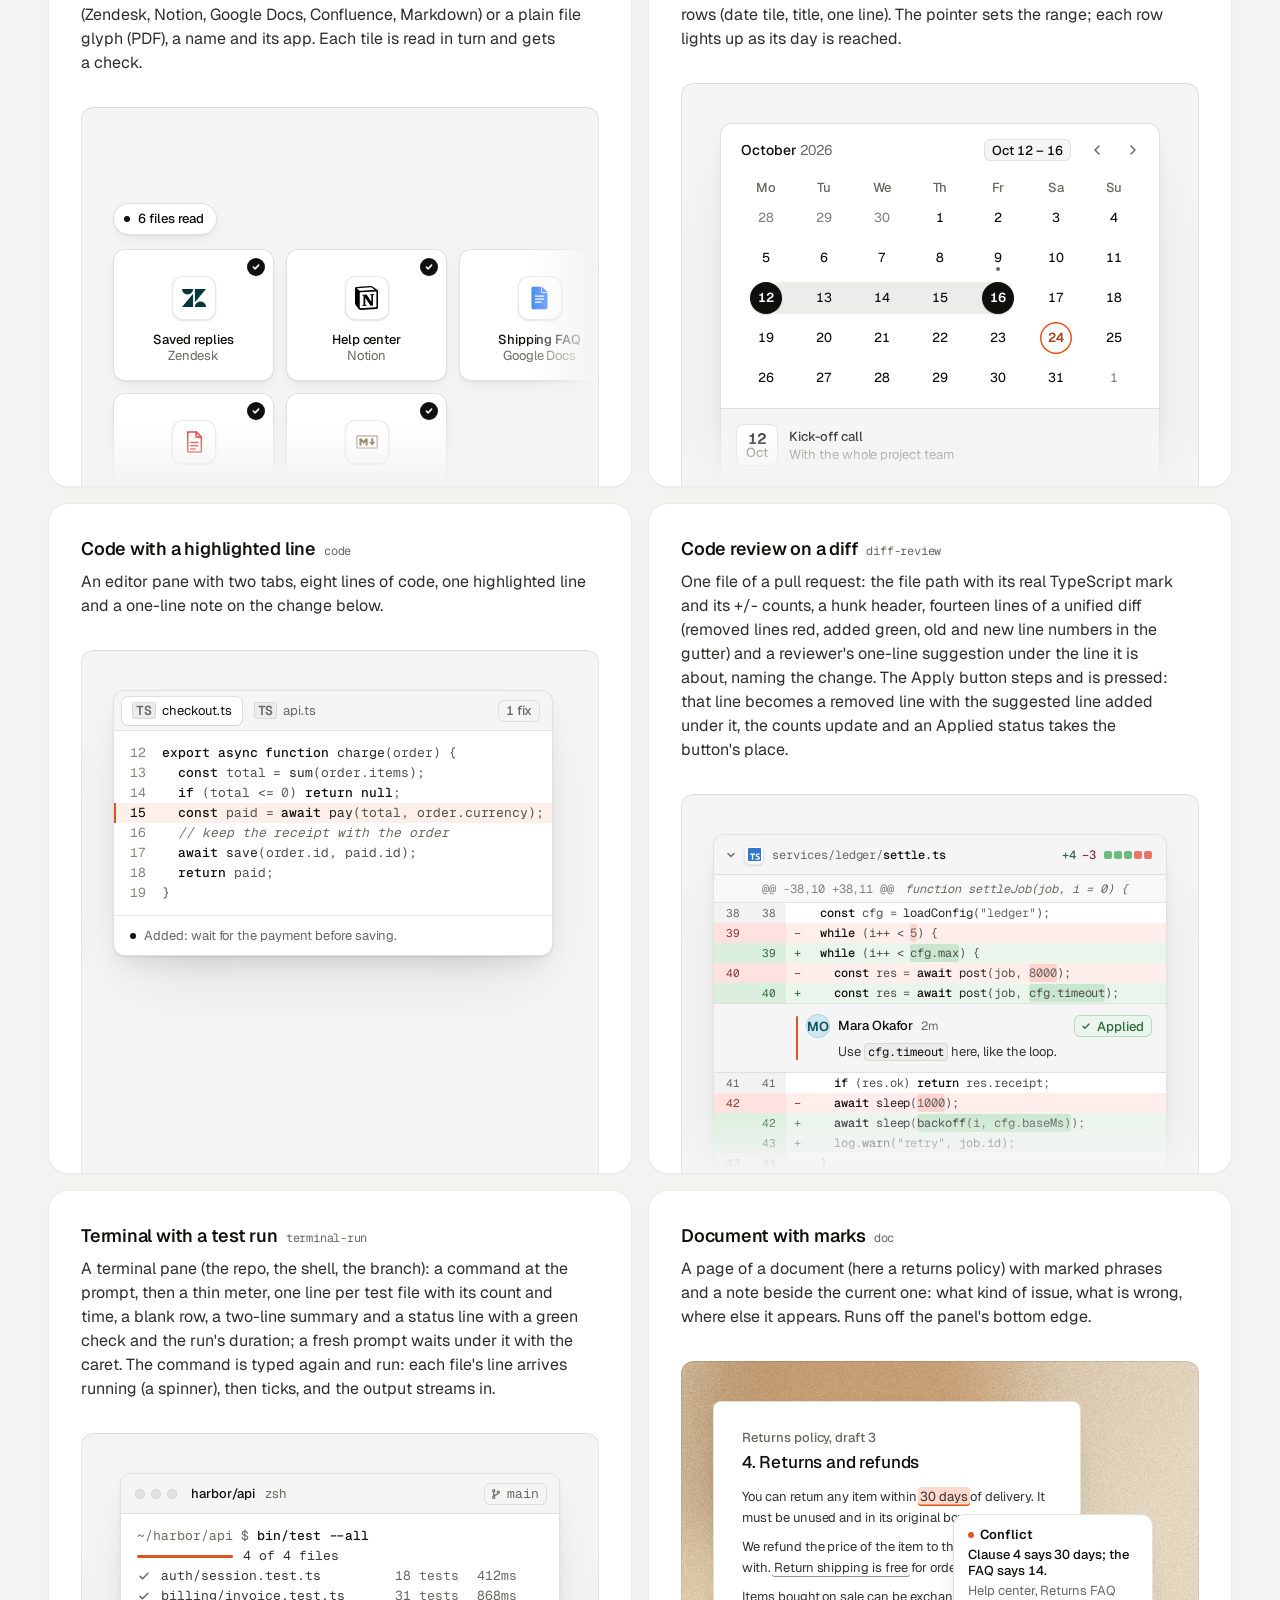
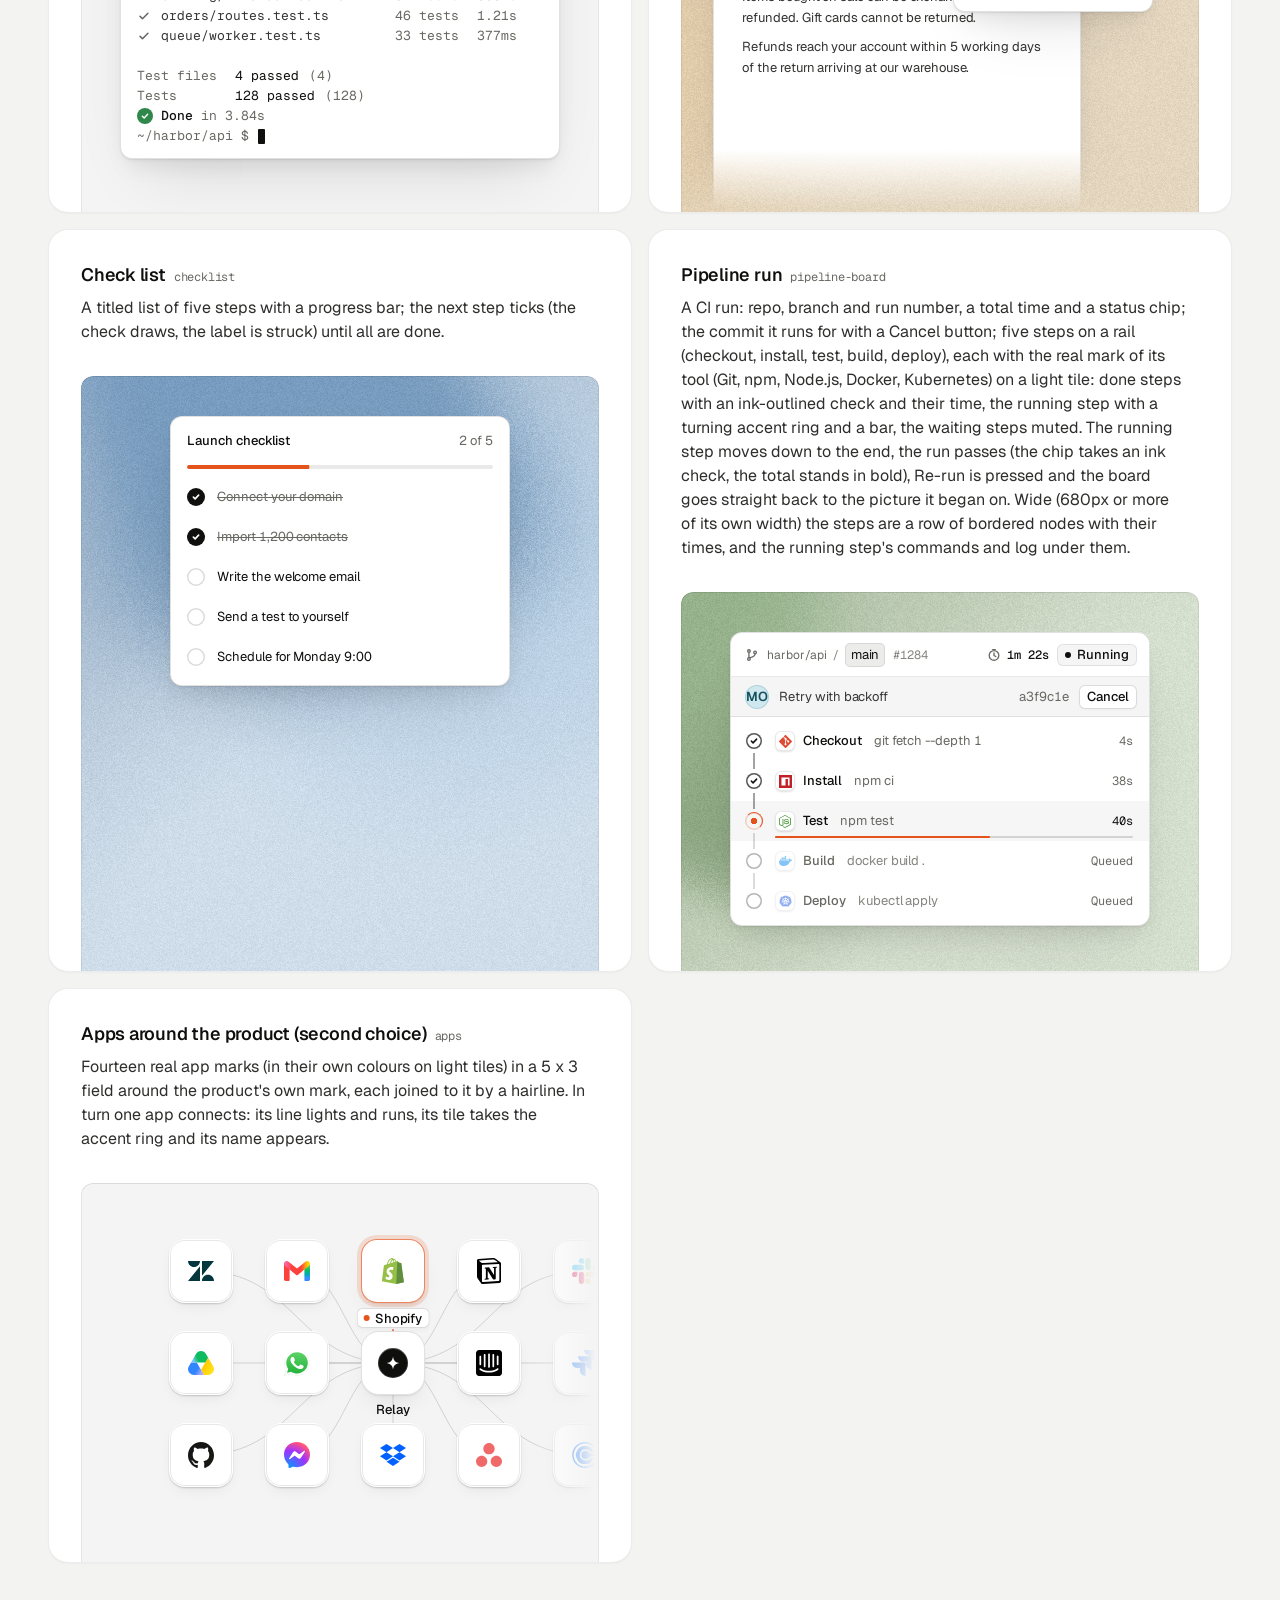
<file: bozza-taste/assets/ui/index.html>
<!doctype html>
<html lang="en" data-theme="light">
<head>
<script>window.__tpGlMax = 16;   /* a gallery shows many live effects at once; a page of a site keeps the default 4 (fx.js) */</script>
<meta charset="utf-8">
<meta name="viewport" content="width=device-width, initial-scale=1">
<title>UI fragment kit</title>
<meta name="description" content="Nineteen pieces of real product UI from the taste-skill kit, each on an effect ground in a feature card.">
<link rel="preconnect" href="https://fonts.googleapis.com">
<link rel="preconnect" href="https://fonts.gstatic.com" crossorigin>
<link href="https://fonts.googleapis.com/css2?family=Geist:wght@300..700&family=Geist+Mono:wght@400;500&display=swap" rel="stylesheet">
<link rel="stylesheet" href="base.css">
<link rel="stylesheet" href="cards.css">
<style>
  :root { --font-text: "Geist", system-ui, sans-serif; --font-display: "Geist", system-ui, sans-serif; --font-mono: "Geist Mono", ui-monospace, monospace; }
  [data-theme="light"] { --bg: #f3f3f1; --card: #ffffff; --ink: #0f0f0e; --muted: #686863; --accent: #e5531c; --accent-ink: #ffffff; --g-bg: #e9e8e4; --g-surface: #f6f5f2; --frag: #ffffff; --warm: #c9a679; }
  [data-theme="dark"] { --bg: #070708; --card: #151517; --ink: #f2f2ef; --muted: #8f9094; --accent: #ff7a3c; --accent-ink: #120c08; --g-bg: #0e0e10; --g-surface: #1b1c1f; --frag: #1c1d20; --warm: #9c9689; }
  * { box-sizing: border-box; }
  html, body { margin: 0; }
  body { font-family: var(--font-text); background: var(--bg); color: var(--ink); -webkit-font-smoothing: antialiased; }
  .panel { --fx-bg: var(--g-bg); --fx-surface: var(--g-surface); --fx-ink: var(--ink); --fx-muted: var(--muted); --fx-accent: var(--hue, var(--warm)); --fx-accent-ink: var(--accent-ink); --calm: var(--g-bg); --p-h: 380px; }
  .top { position: sticky; top: 0; z-index: 20; background: color-mix(in oklab, var(--bg) 86%, transparent); backdrop-filter: blur(14px); -webkit-backdrop-filter: blur(14px); border-bottom: 1px solid color-mix(in oklab, var(--ink) 8%, transparent); }
  .top__in { max-width: 1232px; margin: 0 auto; padding: 0 24px; height: 60px; display: flex; align-items: center; gap: 16px; font-size: 14px; line-height: 20px; }
  .top__in strong { font-weight: 560; }
  .top__in > span { color: var(--muted); }
  .sp { flex: 1; }
  .seg { display: inline-flex; padding: 3px; border-radius: 10px; background: color-mix(in oklab, var(--ink) 6%, var(--bg)); box-shadow: inset 0 0 0 1px color-mix(in oklab, var(--ink) 6%, transparent); }
  .seg button { font: inherit; font-size: 13px; font-weight: 500; border: 0; background: none; color: color-mix(in oklab, var(--ink) 72%, var(--bg)); height: 30px; padding: 0 14px; border-radius: 7px; cursor: pointer; }
  .seg button[aria-pressed="true"] { background: var(--card); color: var(--ink); box-shadow: 0 0 0 1px color-mix(in oklab, var(--ink) 8%, transparent), 0 1px 2px rgb(0 0 0 / .1); }
  .top__in a { color: var(--ink); text-decoration: none; font-weight: 500; }
  main { max-width: 1232px; margin: 0 auto; padding: 48px 24px 96px; }
  .grid { display: grid; grid-template-columns: repeat(2, minmax(0, 1fr)); gap: 16px; }
  .card > h3 code { font: 400 12px/16px var(--font-mono); color: var(--muted); margin-left: 8px; }
  @media (max-width: 860px) { .grid { grid-template-columns: minmax(0, 1fr); } }
  @media (max-width: 600px) { main { padding: 24px 16px 64px; } .top__in { padding: 0 16px; } .top__in > span { display: none; } .panel { --p-h: 340px; } }
</style>
</head>
<body>
<header class="top">
  <div class="top__in">
    <strong>UI fragment kit</strong><span>Real product UI to set on an effect ground</span>
    <span class="sp"></span>
    <div class="seg" role="group" aria-label="Theme"><button type="button" data-mode="light" aria-pressed="true">Light</button><button type="button" data-mode="dark" aria-pressed="false">Dark</button></div>
    <a href="cards.html">Feature cards</a>
  </div>
</header>
<main><div class="grid" id="grid"></div></main>

<script type="module">
  import fx from '../effects/fx.js';
  import ui from './ui.js';
  const index = await fetch('index.json').then(r => r.json());
  // where each one sits, as its meta.json says: anchored at a corner or rising from the bottom and cut by
  // the panel's edge, or whole with 24px or more of ground round it; a fade only where an edge cuts it.
  // Only the compact slider sits in the calm middle (Figma's Texture tile); the cursor dialog is shown
  // where it belongs, over the lower-right edge of a window. [class, fade, style, opts]
  const PLACE = {
    window: ['at-corner', 'stage--fade-br', '--ay:56px'],
    chat: ['at-rise to-edge', 'stage--fade-b'],
    cursor: ['at-over', '', '--bx:24px;--by:24px'],
    notify: ['at-rise fit', 'stage--fade-b', '--ay:calc(100% - 180px);--ay-sm:calc(100% - 180px);--fit-max:380px'],
    toggles: ['at-right', ''],
    stat: ['at-corner', ''],
    search: ['at-corner', ''],
    integrations: ['at-corner', ''],
    slider: ['at-center', '', '', '{"compact":true,"drive":{"param":"grain","min":0.15,"max":0.95}}'],
    voice: ['at-rise to-edge fit', 'stage--fade-b', '--ax:max(24px, 50% - 132px);--ay:24px;--fit-max:264px'],
    files: ['at-corner wide', 'stage--fade-br', '--w:680px;--ay:96px'],
    calendar: ['at-rise fit', 'stage--fade-b', '--fit-max:440px'],
    code: ['at-corner', ''],
    'diff-review': ['at-corner fit', 'stage--fade-b', '--fit-max:480px'],
    'terminal-run': ['at-rise fit', '', '--fit-max:440px'],
    'pipeline-board': ['at-rise fit', '', '--fit-max:420px'],
    doc: ['at-corner to-edge', 'stage--fade-b'],
    checklist: ['at-rise fit', '', '--fit-max:340px'],
    apps: ['at-corner wide', 'stage--fade-br', '--w:560px;--ay:48px'],
  };
  // grounds behind UI are soft lit fields (never a line or dot pattern), on both themes: the bright
  // picture behind dark UI on the dark page, a clear step darker than white UI on the light page
  // the painting stays abstract (a mist over warm sand, level, fully soft) and shows once on the page
  const PAINT = ['painterly-landscape', { blur: 1, brush: 0.35, slope: 0, hillY: 0.3, horizon: 0.62, calm: 0.2, calmX: 0.6, calmY: 0.8, drift: 0, side: 1 }, '{"bg":"#a3b0b6","accent":"#c49a6c"}'];
  const GRAIN = ['grain-gradient', { speed: 0, grainMotion: 0, calm: 0.2, calmX: 0.5, calmY: 0.6, tint: 0.6, contrast: 0.6 }, '{"bg":"#d9ccb7","surface":"#e9e0d2","ink":"#2a2622","muted":"#6f675c","accent":"#a8794a"}'];
  const SKY = [GRAIN[0], GRAIN[1], '{"bg":"#c6d3df","surface":"#d6e0e9","ink":"#25303a","muted":"#5d6873","accent":"#3f6a92"}'];
  const SAGE = [GRAIN[0], GRAIN[1], '{"bg":"#cdd6c6","surface":"#dce3d6","ink":"#262d24","muted":"#5f6a5a","accent":"#6c8e63"}'];
  const GROUND = (m, i) => (m.name === 'slider' ? GRAIN : i === 0 ? PAINT : [GRAIN, SKY, SAGE][i % 3]);
  const q = new URLSearchParams(location.search);
  const grid = document.getElementById('grid');
  grid.innerHTML = index.fragments.map((m, i) => {
    const [at, fade, extra = '', opts = ''] = PLACE[m.name] || ['at-corner', 'stage--fade-br'];
    const [id, params, pal] = GROUND(m, i);
    const w = at === 'at-center' ? '' : ` style="--ax:32px;--ay:40px;${extra}"`;
    const o = opts ? ` data-ui-opts='${opts}'` : '';
    // the cursor is a dialog over a window's edge: the window under it holds still
    const under = m.name === 'cursor' ? `<div class="at-corner" style="--ax:32px;--ay:40px" data-ui-load="window" data-ui-opts='{"compact":true}' data-ui-still></div>` : '';
    return `<article class="card card--row"><h3>${m.title}<code>${m.name}</code></h3><p>${m.shows}</p>
      <div class="panel" data-fx="${id}" data-fx-seed="${(i + 1) * 17}" data-fx-params='${JSON.stringify(params)}' data-fx-palette='${pal}' style="--calm-k:0%">
        <div class="stage ${fade}">${under}<div class="${at}"${w}${o} data-ui-load="${m.name}"></div></div></div></article>`;
  }).join('');
  function setMode(mode) {
    document.documentElement.dataset.theme = mode;
    document.querySelectorAll('.seg button').forEach(b => b.setAttribute('aria-pressed', String(b.dataset.mode === mode)));
  }
  setMode(q.get('mode') === 'dark' ? 'dark' : 'light');
  if (q.has('t')) fx.setClock(+q.get('t'));
  // each ground is drawn once near the screen and kept as a picture (its WebGL context freed), so nineteen
  // panels need one or two contexts, not nineteen
  await Promise.all([ui.loadAll(grid), ui.grounds(grid, fx)]);
  document.documentElement.dataset.ready = '1';
  document.querySelectorAll('.seg button').forEach(b => b.addEventListener('click', async () => {
    setMode(b.dataset.mode);
    for (const el of grid.querySelectorAll('[data-ui]')) el.__ui?.repaint?.();
    await ui.grounds(grid, fx);
  }));
</script>
</body>
</html>
</file>
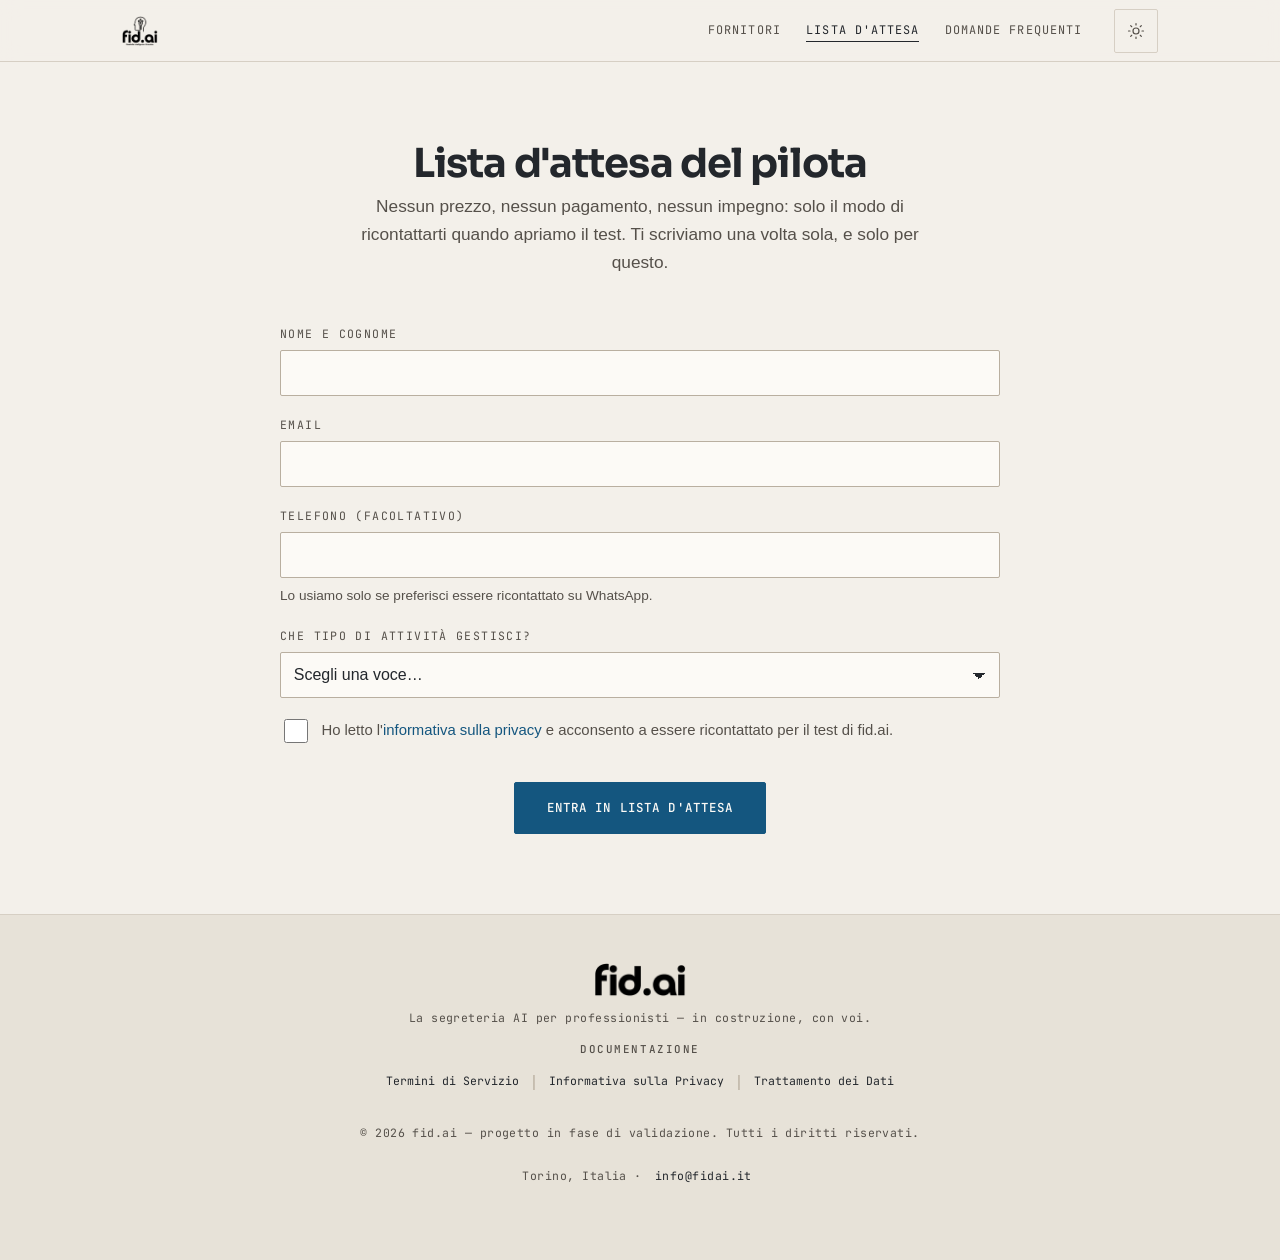
<file: lista-attesa.html>
<!DOCTYPE html>
<html lang="it">
<head>
    <meta charset="UTF-8">
    <meta name="viewport" content="width=device-width, initial-scale=1.0">
    <title>Lista d'attesa del pilota — fid.ai</title>
    <meta name="description" content="Un minuto, senza impegno: lasciaci nome, email e tipo di attività. Ti scriviamo una volta sola, quando c'è un posto vero nel pilota di fid.ai.">
    <link rel="canonical" href="https://fidai.it/lista-attesa.html">

    <!-- Anteprima quando la pagina viene condivisa (WhatsApp, LinkedIn, X…).
         Immagine fatta apposta, 1200×630: logo e titolo della home (giro 24). -->
    <meta property="og:type" content="website">
    <meta property="og:site_name" content="fid.ai">
    <meta property="og:locale" content="it_IT">
    <meta property="og:url" content="https://fidai.it/lista-attesa.html">
    <meta property="og:title" content="Lista d'attesa del pilota — fid.ai">
    <meta property="og:description" content="Un minuto, senza impegno: lasciaci nome, email e tipo di attività. Ti scriviamo una volta sola, quando c'è un posto vero nel pilota di fid.ai.">
    <meta property="og:image" content="https://fidai.it/images/anteprima-social.png">
    <meta property="og:image:width" content="1200">
    <meta property="og:image:height" content="630">
    <meta property="og:image:alt" content="fid.ai — La tua segreteria AI: lavora per te, ma solo con la tua approvazione">
    <meta name="twitter:card" content="summary_large_image">
    <meta name="twitter:title" content="Lista d'attesa del pilota — fid.ai">
    <meta name="twitter:description" content="Un minuto, senza impegno: lasciaci nome, email e tipo di attività. Ti scriviamo una volta sola, quando c'è un posto vero nel pilota di fid.ai.">
    <meta name="twitter:image" content="https://fidai.it/images/anteprima-social.png">
    <link rel="icon" href="images/favicon.png" type="image/png">
    <link rel="apple-touch-icon" href="images/apple-touch-icon.png">
    <meta name="theme-color" content="#F3F0EA" media="(prefers-color-scheme: light)">
    <meta name="theme-color" content="#141920" media="(prefers-color-scheme: dark)">


    <!-- Caratteri: Sora per i titoli e JetBrains Mono per etichette, numeri e
         comandi, ospitati qui in fonts/ e dichiarati in css/style.css: nessuna
         richiesta a Google o ad altri. Il corpo del testo usa il carattere di sistema. -->
    <link rel="preload" href="fonts/sora-latin.woff2" as="font" type="font/woff2" crossorigin>

    <!-- Foglio di stile unico: nessuna libreria esterna, nessun tracker. -->
    <link rel="stylesheet" href="css/style.css">

    <!-- Il tema si decide PRIMA del disegno, altrimenti si vede il lampo chiaro:
         vince la scelta salvata, altrimenti la preferenza del sistema. -->
    <script>
      (function () {
        try {
          var t = localStorage.getItem('fidai:theme');
          if (t !== 'dark' && t !== 'light') {
            t = window.matchMedia('(prefers-color-scheme: dark)').matches ? 'dark' : 'light';
          }
          document.documentElement.setAttribute('data-theme', t);
        } catch (e) {
          document.documentElement.setAttribute('data-theme', 'light');
        }
        /* Comparsa allo scorrimento: la classe la mette JavaScript, e solo se
           il browser sa osservare lo scorrimento e non e' stato chiesto meno
           movimento. Senza di essa nulla e' nascosto: la pagina si legge
           intera anche con JavaScript spento. */
        try {
          if ('IntersectionObserver' in window
              && !window.matchMedia('(prefers-reduced-motion: reduce)').matches) {
            document.documentElement.classList.add('rv');
          }
        } catch (e) { /* niente */ }
      })();
    </script>
</head>
<body>

    <!-- Testata: essenziale, in monospace piccolo. Il logo resta quello di sempre. -->
    <nav class="navbar" id="mainNavbar">
        <div class="container">
            <a class="navbar-brand nav-logo" href="index.html#hero">
                <img src="images/logo-intero.png" alt="fid.ai — torna alla home" class="navbar-logo-img" width="169" height="140">
            </a>
            <div class="navbar-collapse" id="navbarNavContent">
                <ul class="navbar-nav">
                    <li class="nav-item"><a class="nav-link" href="resources/partner.html">Fornitori</a></li>
                    <li class="nav-item"><a class="nav-link active" aria-current="page" href="lista-attesa.html">Lista d'attesa</a></li>
                    <li class="nav-item"><a class="nav-link" href="resources/faq.html">Domande frequenti</a></li>
                </ul>
            </div>
            <div class="navbar-actions">
                <button class="theme-toggle" id="themeToggle" type="button" aria-label="Cambia tema chiaro o scuro">
                    <svg class="icon icon-sun" viewBox="0 0 24 24" aria-hidden="true"><circle cx="12" cy="12" r="4"/><path d="M12 2v2M12 20v2M4.9 4.9l1.4 1.4M17.7 17.7l1.4 1.4M2 12h2M20 12h2M4.9 19.1l1.4-1.4M17.7 6.3l1.4-1.4"/></svg>
                    <svg class="icon icon-moon" viewBox="0 0 24 24" aria-hidden="true"><path d="M20 14.5A8.5 8.5 0 0 1 9.5 4a8.5 8.5 0 1 0 10.5 10.5z"/></svg>
                </button>
                <button class="navbar-toggler" type="button" aria-controls="navbarNavContent" aria-expanded="false" aria-label="Apri il menu">
                    <svg class="icon" viewBox="0 0 24 24" aria-hidden="true"><path d="M4 7h16M4 12h16M4 17h16"/></svg>
                </button>
            </div>
        </div>
    </nav>

    <!-- Lista d'attesa: prima era una sezione della home (#lista-attesa), da qui
         in poi è una pagina a sé — stesso modulo, stesso vestito (.waitlist-section),
         solo con l'intestazione della home tolta e sostituita da un h1 vero. -->
    <section class="waitlist-section">
        <div class="container">
            <h1 class="h2-custom section-title text-center" data-reveal="lines">Lista d'attesa del pilota</h1>
            <p class="section-lead" data-reveal="up">
                Nessun prezzo, nessun pagamento, nessun impegno: solo il modo di ricontattarti quando apriamo il
                test. Ti scriviamo una volta sola, e solo per questo.
            </p>
            <div class="site-form-wrapper">
                <form id="waitlistForm" class="site-form" novalidate data-reveal="cascade">
                    <div class="form-row">
                        <label class="field-label" for="wlName">Nome e cognome</label>
                        <input type="text" id="wlName" name="name" autocomplete="name" required>
                    </div>
                    <div class="form-row">
                        <label class="field-label" for="wlEmail">Email</label>
                        <input type="email" id="wlEmail" name="email" autocomplete="email" required>
                    </div>
                    <div class="form-row">
                        <label class="field-label" for="wlPhone">Telefono <span class="fw-normal text-muted">(facoltativo)</span></label>
                        <input type="tel" id="wlPhone" name="phone" autocomplete="tel">
                        <span class="field-hint">Lo usiamo solo se preferisci essere ricontattato su WhatsApp.</span>
                    </div>
                    <div class="form-row">
                        <label class="field-label" for="wlCategory">Che tipo di attività gestisci?</label>
                        <select id="wlCategory" name="category" required>
                            <option value="" selected disabled>Scegli una voce…</option>
                            <option>Artigiano / professionista tecnico</option>
                            <option>Negozio / commercio</option>
                            <option>Centro estetico / parrucchiere / benessere</option>
                            <option>Palestra / centro sportivo</option>
                            <option>Studio medico / clinica</option>
                            <option>Professione sanitaria (fisioterapista, psicologo, nutrizionista…)</option>
                            <option>Commercialista / consulente</option>
                            <option>Avvocato / notaio</option>
                            <option>Altro</option>
                        </select>
                    </div>

                    <!-- Esca per i bot: invisibile e fuori dal percorso di tabulazione. -->
                    <div class="hp-field" aria-hidden="true">
                        <label for="wlWebsite">Sito web</label>
                        <input type="text" id="wlWebsite" name="website" tabindex="-1" autocomplete="off">
                    </div>

                    <div class="consent-row">
                        <input type="checkbox" id="wlConsent" name="consent" required>
                        <label for="wlConsent">
                            Ho letto l'<a href="legal/informativa-privacy.html" class="text-link">informativa sulla privacy</a>
                            e acconsento a essere ricontattato per il test di fid.ai.
                        </label>
                    </div>

                    <div class="text-center">
                        <button type="submit" class="btn btn-primary btn-lg">Entra in lista d'attesa</button>
                    </div>
                    <div class="form-feedback" id="waitlistFeedback" role="status" aria-live="polite"></div>
                </form>
            </div>
        </div>
    </section>

    <!-- Footer -->
    <footer class="footer-section text-center py-5">
        <div class="container">
            <div class="mb-3">
                <img src="images/logo-nome-azienda.png" alt="fid.ai" class="footer-logo-img mb-2" loading="lazy" width="376" height="140">
                <p class="footer-tagline">La segreteria AI per professionisti &mdash; in costruzione, con voi.</p>
            </div>
            <div class="footer-legal-links mb-3">
                <h2 class="footer-subtitle">Documentazione</h2>
                <a href="legal/termini-di-servizio.html" class="footer-link">Termini di Servizio</a>
                <span class="mx-1 footer-link-separator" aria-hidden="true">|</span>
                <a href="legal/informativa-privacy.html" class="footer-link">Informativa sulla Privacy</a>
                <span class="mx-1 footer-link-separator" aria-hidden="true">|</span>
                <a href="legal/dpa.html" class="footer-link">Trattamento dei Dati</a>
            </div>
            <p class="footer-copyright">
                &copy; <span id="currentYear"></span> fid.ai &mdash; progetto in fase di validazione. Tutti i diritti riservati.
            </p>
            <p class="footer-address">Torino, Italia &middot; <a href="mailto:info@fidai.it" class="footer-link">info@fidai.it</a></p>
        </div>
    </footer>

    <!-- Configurazione del sito (link intervista, endpoint dei moduli) -->
    <script src="js/config.js"></script>
    <!-- Custom JS -->
    <script src="js/script.js"></script>
    <!-- Il modulo che scrive sulla VPS (lista d'attesa) -->
    <script src="js/forms.js"></script>

</body>
</html>
</file>
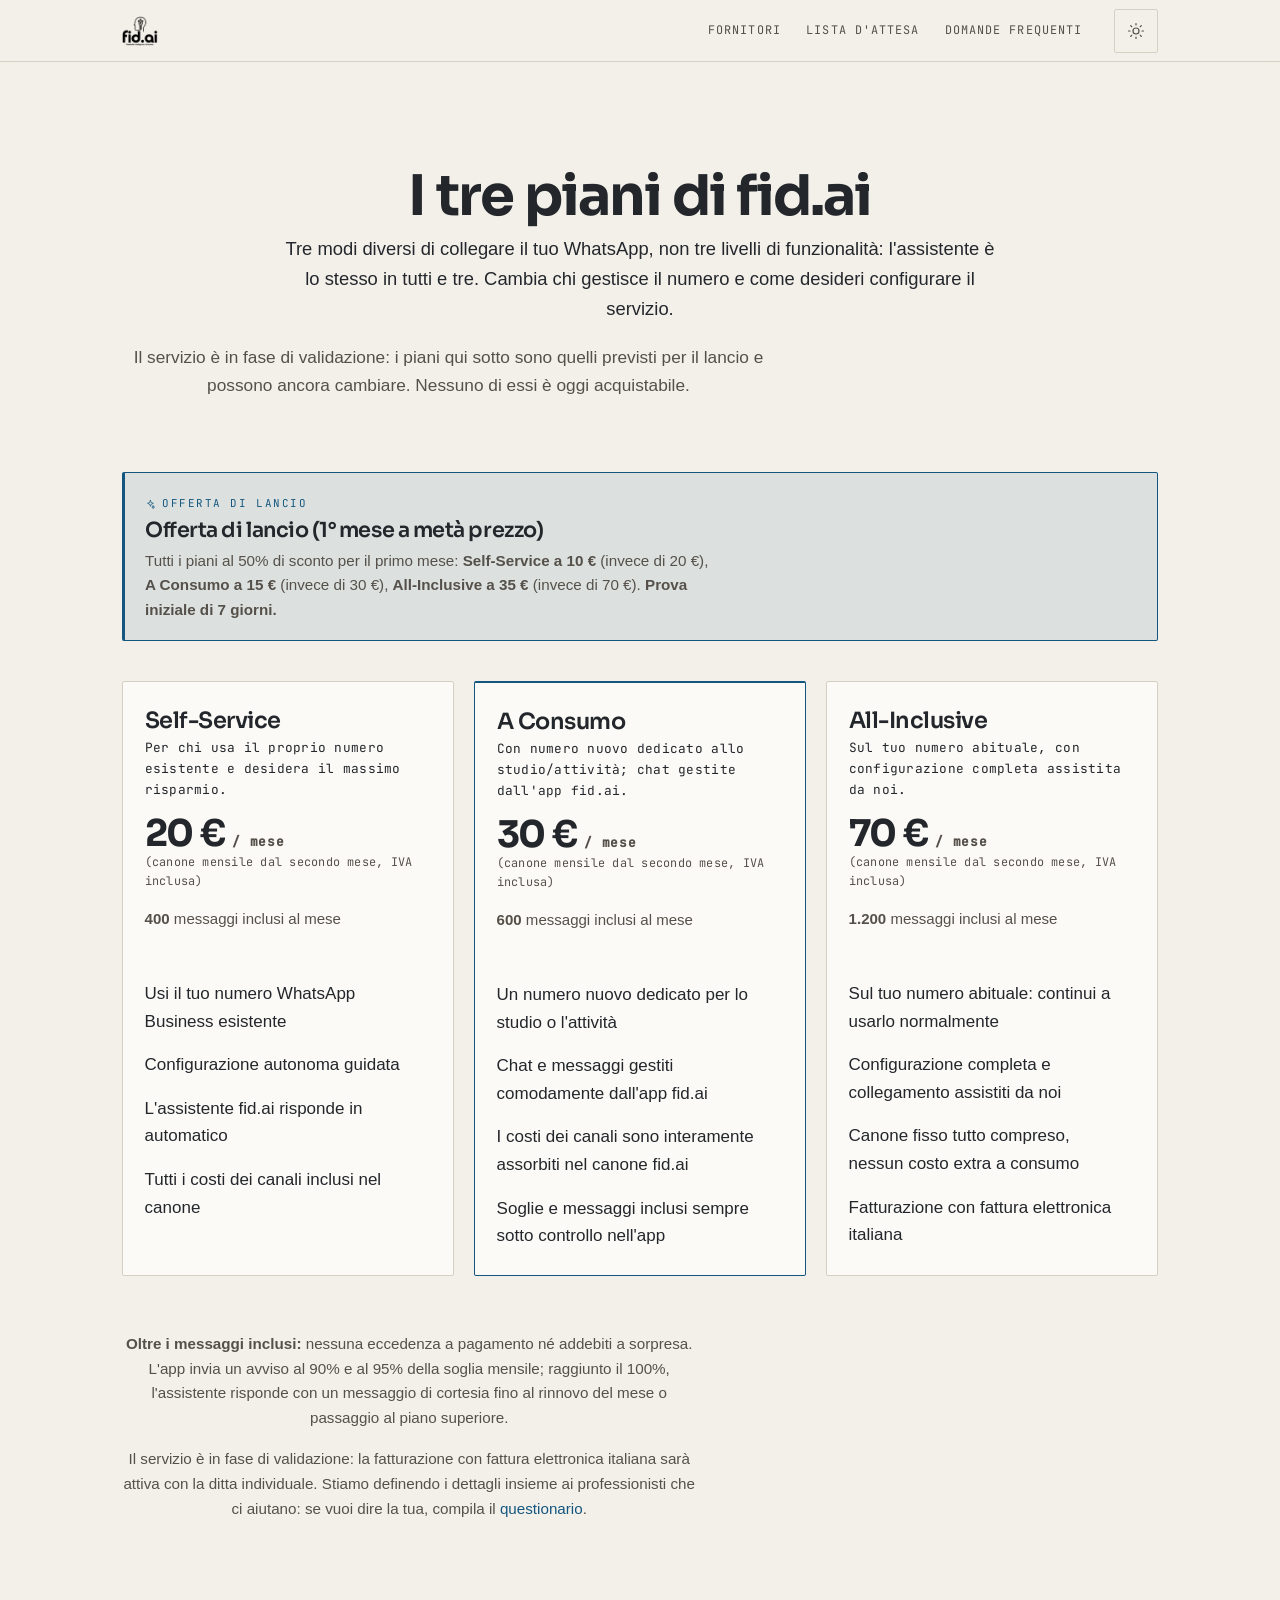
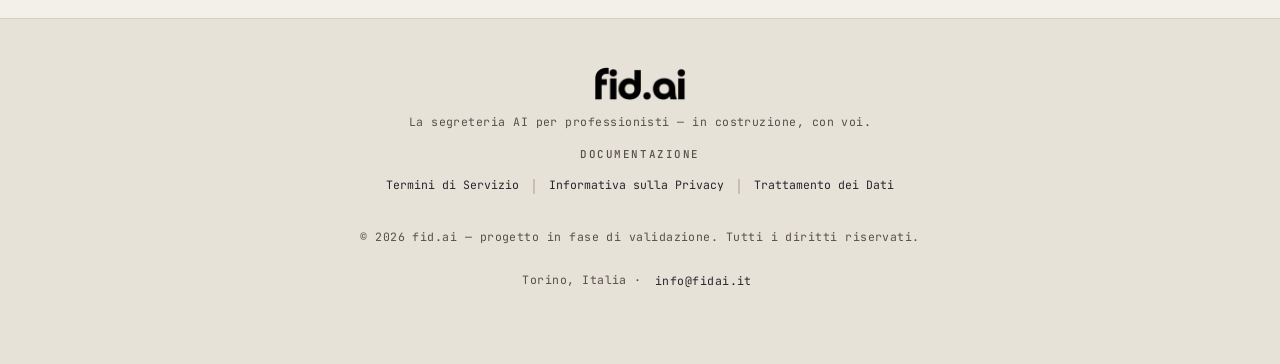
<file: prezzi.html>
<!DOCTYPE html>
<html lang="it">
<head>
    <meta charset="UTF-8">
    <meta name="viewport" content="width=device-width, initial-scale=1.0">
    <title>Piani e prezzi — fid.ai</title>
    <meta name="description" content="Pagina di lavoro sui piani di fid.ai: non è ancora pubblica e i prezzi non sono definitivi.">
    <link rel="canonical" href="https://fidai.it/prezzi.html">
    <meta name="robots" content="noindex, nofollow">

    <!-- Anteprima quando la pagina viene condivisa (WhatsApp, LinkedIn, X…).
         Immagine fatta apposta, 1200×630: logo e titolo della home (giro 24). -->
    <meta property="og:type" content="website">
    <meta property="og:site_name" content="fid.ai">
    <meta property="og:locale" content="it_IT">
    <meta property="og:url" content="https://fidai.it/prezzi.html">
    <meta property="og:title" content="Piani e prezzi — fid.ai">
    <meta property="og:description" content="Pagina di lavoro sui piani di fid.ai: non è ancora pubblica e i prezzi non sono definitivi.">
    <meta property="og:image" content="https://fidai.it/images/anteprima-social.png">
    <meta property="og:image:width" content="1200">
    <meta property="og:image:height" content="630">
    <meta property="og:image:alt" content="fid.ai — La tua segreteria AI: lavora per te, ma solo con la tua approvazione">
    <meta name="twitter:card" content="summary_large_image">
    <meta name="twitter:title" content="Piani e prezzi — fid.ai">
    <meta name="twitter:description" content="Pagina di lavoro sui piani di fid.ai: non è ancora pubblica e i prezzi non sono definitivi.">
    <meta name="twitter:image" content="https://fidai.it/images/anteprima-social.png">
    <link rel="icon" href="images/favicon.png" type="image/png">
    <link rel="apple-touch-icon" href="images/apple-touch-icon.png">
    <meta name="theme-color" content="#F3F0EA" media="(prefers-color-scheme: light)">
    <meta name="theme-color" content="#141920" media="(prefers-color-scheme: dark)">


    <!-- Caratteri: Sora per i titoli e JetBrains Mono per etichette, numeri e
         comandi, ospitati qui in fonts/ e dichiarati in css/style.css: nessuna
         richiesta a Google o ad altri. Il corpo del testo usa il carattere di sistema. -->
    <link rel="preload" href="fonts/sora-latin.woff2" as="font" type="font/woff2" crossorigin>

    <!-- Foglio di stile unico: nessuna libreria esterna, nessun tracker. -->
    <link rel="stylesheet" href="css/style.css">

    <!-- Il tema si decide PRIMA del disegno, altrimenti si vede il lampo chiaro:
         vince la scelta salvata, altrimenti la preferenza del sistema. -->
    <script>
      (function () {
        try {
          var t = localStorage.getItem('fidai:theme');
          if (t !== 'dark' && t !== 'light') {
            t = window.matchMedia('(prefers-color-scheme: dark)').matches ? 'dark' : 'light';
          }
          document.documentElement.setAttribute('data-theme', t);
        } catch (e) {
          document.documentElement.setAttribute('data-theme', 'light');
        }
        /* Comparsa allo scorrimento: la classe la mette JavaScript, e solo se
           il browser sa osservare lo scorrimento e non e' stato chiesto meno
           movimento. Senza di essa nulla e' nascosto: la pagina si legge
           intera anche con JavaScript spento. */
        try {
          if ('IntersectionObserver' in window
              && !window.matchMedia('(prefers-reduced-motion: reduce)').matches) {
            document.documentElement.classList.add('rv');
          }
        } catch (e) { /* niente */ }
      })();
    </script>
</head>
<body>

    <!-- Testata: essenziale, in monospace piccolo. Il logo resta quello di sempre. -->
    <nav class="navbar" id="mainNavbar">
        <div class="container">
            <a class="navbar-brand nav-logo" href="index.html#hero">
                <img src="images/logo-intero.png" alt="fid.ai — torna alla home" class="navbar-logo-img" width="169" height="140">
            </a>
            <div class="navbar-collapse" id="navbarNavContent">
                <ul class="navbar-nav">
                    <li class="nav-item"><a class="nav-link" href="resources/partner.html">Fornitori</a></li>
                    <li class="nav-item"><a class="nav-link" href="lista-attesa.html">Lista d'attesa</a></li>
                    <li class="nav-item"><a class="nav-link" href="resources/faq.html">Domande frequenti</a></li>
                </ul>
            </div>
            <div class="navbar-actions">
                <button class="theme-toggle" id="themeToggle" type="button" aria-label="Cambia tema chiaro o scuro">
                    <svg class="icon icon-sun" viewBox="0 0 24 24" aria-hidden="true"><circle cx="12" cy="12" r="4"/><path d="M12 2v2M12 20v2M4.9 4.9l1.4 1.4M17.7 17.7l1.4 1.4M2 12h2M20 12h2M4.9 19.1l1.4-1.4M17.7 6.3l1.4-1.4"/></svg>
                    <svg class="icon icon-moon" viewBox="0 0 24 24" aria-hidden="true"><path d="M20 14.5A8.5 8.5 0 0 1 9.5 4a8.5 8.5 0 1 0 10.5 10.5z"/></svg>
                </button>
                <button class="navbar-toggler" type="button" aria-controls="navbarNavContent" aria-expanded="false" aria-label="Apri il menu">
                    <svg class="icon" viewBox="0 0 24 24" aria-hidden="true"><path d="M4 7h16M4 12h16M4 17h16"/></svg>
                </button>
            </div>
        </div>
    </nav>

    <!-- ---------------------------------------------------------------------
         Pagina FUORI dalla navigazione, e con noindex, nofollow.

         Il sito oggi chiede di raccontarci come lavori, non di comprare: una
         pagina prezzi in bella vista direbbe il contrario di quello che dice il
         questionario («non vogliamo venderti niente») e farebbe crollare le
         risposte. I tre piani stanno qui perche' chi li chiede via email deve
         poterli leggere da qualche parte — nessun link del sito porta qui.
         Fonte: gemini-out/STRATEGIA_2026-08-26_piani_commerciali_luca_3tier.md
         + decisione di Luca del 29/08/2026 e 30/08/2026 (giro 13).
    --------------------------------------------------------------------- -->
    <section class="page-container">
        <div class="container">
            <div class="pricing-page-header text-center pt-md-4 pb-md-3">
                <h1 class="section-title" data-reveal="lines">I tre piani di fid.ai</h1>
                <p class="lead mx-auto measure-wide">Tre modi diversi di collegare il tuo WhatsApp, non tre livelli di funzionalit&agrave;: l'assistente &egrave; lo stesso in tutti e tre. Cambia chi gestisce il numero e come desideri configurare il servizio.</p>
                <p class="pricing-intro-text mt-2 mb-4 measure-wide">Il servizio &egrave; in fase di validazione: i piani qui sotto sono quelli previsti per il lancio e possono ancora cambiare. Nessuno di essi &egrave; oggi acquistabile.</p>
            </div>

            <!-- Banner promozionale di lancio -->
            <div class="pricing-promo-banner mx-auto mb-4">
                <div class="pricing-promo-badge">
                    <svg class="icon" viewBox="0 0 24 24" aria-hidden="true"><path d="M12 3l1.8 4.7L18.5 9.5l-4.7 1.8L12 16l-1.8-4.7L5.5 9.5l4.7-1.8z"/><path d="M18 15l.9 2.1 2.1.9-2.1.9L18 21l-.9-2.1-2.1-.9 2.1-.9z"/></svg> Offerta di lancio
                </div>
                <h2 class="pricing-promo-title">Offerta di lancio (1&deg; mese a met&agrave; prezzo)</h2>
                <p class="pricing-promo-text mb-0">
                    Tutti i piani al 50% di sconto per il primo mese: <strong>Self-Service a 10&nbsp;&euro;</strong> (invece di 20&nbsp;&euro;), <strong>A Consumo a 15&nbsp;&euro;</strong> (invece di 30&nbsp;&euro;), <strong>All-Inclusive a 35&nbsp;&euro;</strong> (invece di 70&nbsp;&euro;). <strong>Prova iniziale di 7 giorni.</strong>
                </p>
            </div>

            <div class="pricing-plans-container pb-4" data-reveal="cascade">

                <!-- 1. Self-Service -->
                <div class="pricing-plan-card">
                    <h2 class="pricing-plan-title">Self-Service</h2>
                    <p class="pricing-plan-target">Per chi usa il proprio numero esistente e desidera il massimo risparmio.</p>
                    <div class="pricing-plan-price">20&nbsp;&euro; <span class="term">/ mese</span></div>
                    <p class="pricing-plan-iva">(canone mensile dal secondo mese, IVA inclusa)</p>
                    <p class="pricing-plan-messages"><strong>400</strong> messaggi inclusi al mese</p>
                    <ul class="content-list text-start mx-auto">
                        <li>Usi il tuo numero WhatsApp Business esistente</li>
                        <li>Configurazione autonoma guidata</li>
                        <li>L'assistente fid.ai risponde in automatico</li>
                        <li>Tutti i costi dei canali inclusi nel canone</li>
                    </ul>
                </div>

                <!-- 2. A Consumo -->
                <div class="pricing-plan-card highlighted">
                    <h2 class="pricing-plan-title">A Consumo</h2>
                    <p class="pricing-plan-target">Con numero nuovo dedicato allo studio/attivit&agrave;; chat gestite dall'app fid.ai.</p>
                    <div class="pricing-plan-price">30&nbsp;&euro; <span class="term">/ mese</span></div>
                    <p class="pricing-plan-iva">(canone mensile dal secondo mese, IVA inclusa)</p>
                    <p class="pricing-plan-messages"><strong>600</strong> messaggi inclusi al mese</p>
                    <ul class="content-list text-start mx-auto">
                        <li>Un numero nuovo dedicato per lo studio o l'attivit&agrave;</li>
                        <li>Chat e messaggi gestiti comodamente dall'app fid.ai</li>
                        <li>I costi dei canali sono interamente assorbiti nel canone fid.ai</li>
                        <li>Soglie e messaggi inclusi sempre sotto controllo nell'app</li>
                    </ul>
                </div>

                <!-- 3. All-Inclusive -->
                <div class="pricing-plan-card">
                    <h2 class="pricing-plan-title">All-Inclusive</h2>
                    <p class="pricing-plan-target">Sul tuo numero abituale, con configurazione completa assistita da noi.</p>
                    <div class="pricing-plan-price">70&nbsp;&euro; <span class="term">/ mese</span></div>
                    <p class="pricing-plan-iva">(canone mensile dal secondo mese, IVA inclusa)</p>
                    <p class="pricing-plan-messages"><strong>1.200</strong> messaggi inclusi al mese</p>
                    <ul class="content-list text-start mx-auto">
                        <li>Sul tuo numero abituale: continui a usarlo normalmente</li>
                        <li>Configurazione completa e collegamento assistiti da noi</li>
                        <li>Canone fisso tutto compreso, nessun costo extra a consumo</li>
                        <li>Fatturazione con fattura elettronica italiana</li>
                    </ul>
                </div>

            </div>

            <div class="pricing-disclaimer text-center">
                <p><strong>Oltre i messaggi inclusi:</strong> nessuna eccedenza a pagamento n&eacute; addebiti a sorpresa. L'app invia un avviso al 90% e al 95% della soglia mensile; raggiunto il 100%, l'assistente risponde con un messaggio di cortesia fino al rinnovo del mese o passaggio al piano superiore.</p>
                <p class="mt-3 fs-sm">Il servizio &egrave; in fase di validazione: la fatturazione con fattura elettronica italiana sar&agrave; attiva con la ditta individuale. Stiamo definendo i dettagli insieme ai professionisti che ci aiutano: se vuoi dire la tua, compila il <a href="questionario.html" class="text-link">questionario</a>.</p>
            </div>
        </div>
    </section>

    <!-- Footer -->
    <footer class="footer-section text-center py-5">
        <div class="container">
            <div class="mb-3">
                <img src="images/logo-nome-azienda.png" alt="fid.ai" class="footer-logo-img mb-2" loading="lazy" width="376" height="140">
                <p class="footer-tagline">La segreteria AI per professionisti &mdash; in costruzione, con voi.</p>
            </div>
            <div class="footer-legal-links mb-3">
                <h2 class="footer-subtitle">Documentazione</h2>
                <a href="legal/termini-di-servizio.html" class="footer-link">Termini di Servizio</a>
                <span class="mx-1 footer-link-separator" aria-hidden="true">|</span>
                <a href="legal/informativa-privacy.html" class="footer-link">Informativa sulla Privacy</a>
                <span class="mx-1 footer-link-separator" aria-hidden="true">|</span>
                <a href="legal/dpa.html" class="footer-link">Trattamento dei Dati</a>
            </div>
            <p class="footer-copyright">
                &copy; <span id="currentYear"></span> fid.ai &mdash; progetto in fase di validazione. Tutti i diritti riservati.
            </p>
            <p class="footer-address">Torino, Italia &middot; <a href="mailto:info@fidai.it" class="footer-link">info@fidai.it</a></p>
        </div>
    </footer>

    <!-- Custom JS -->
    <script src="js/script.js"></script>
</body>
</html>
</file>
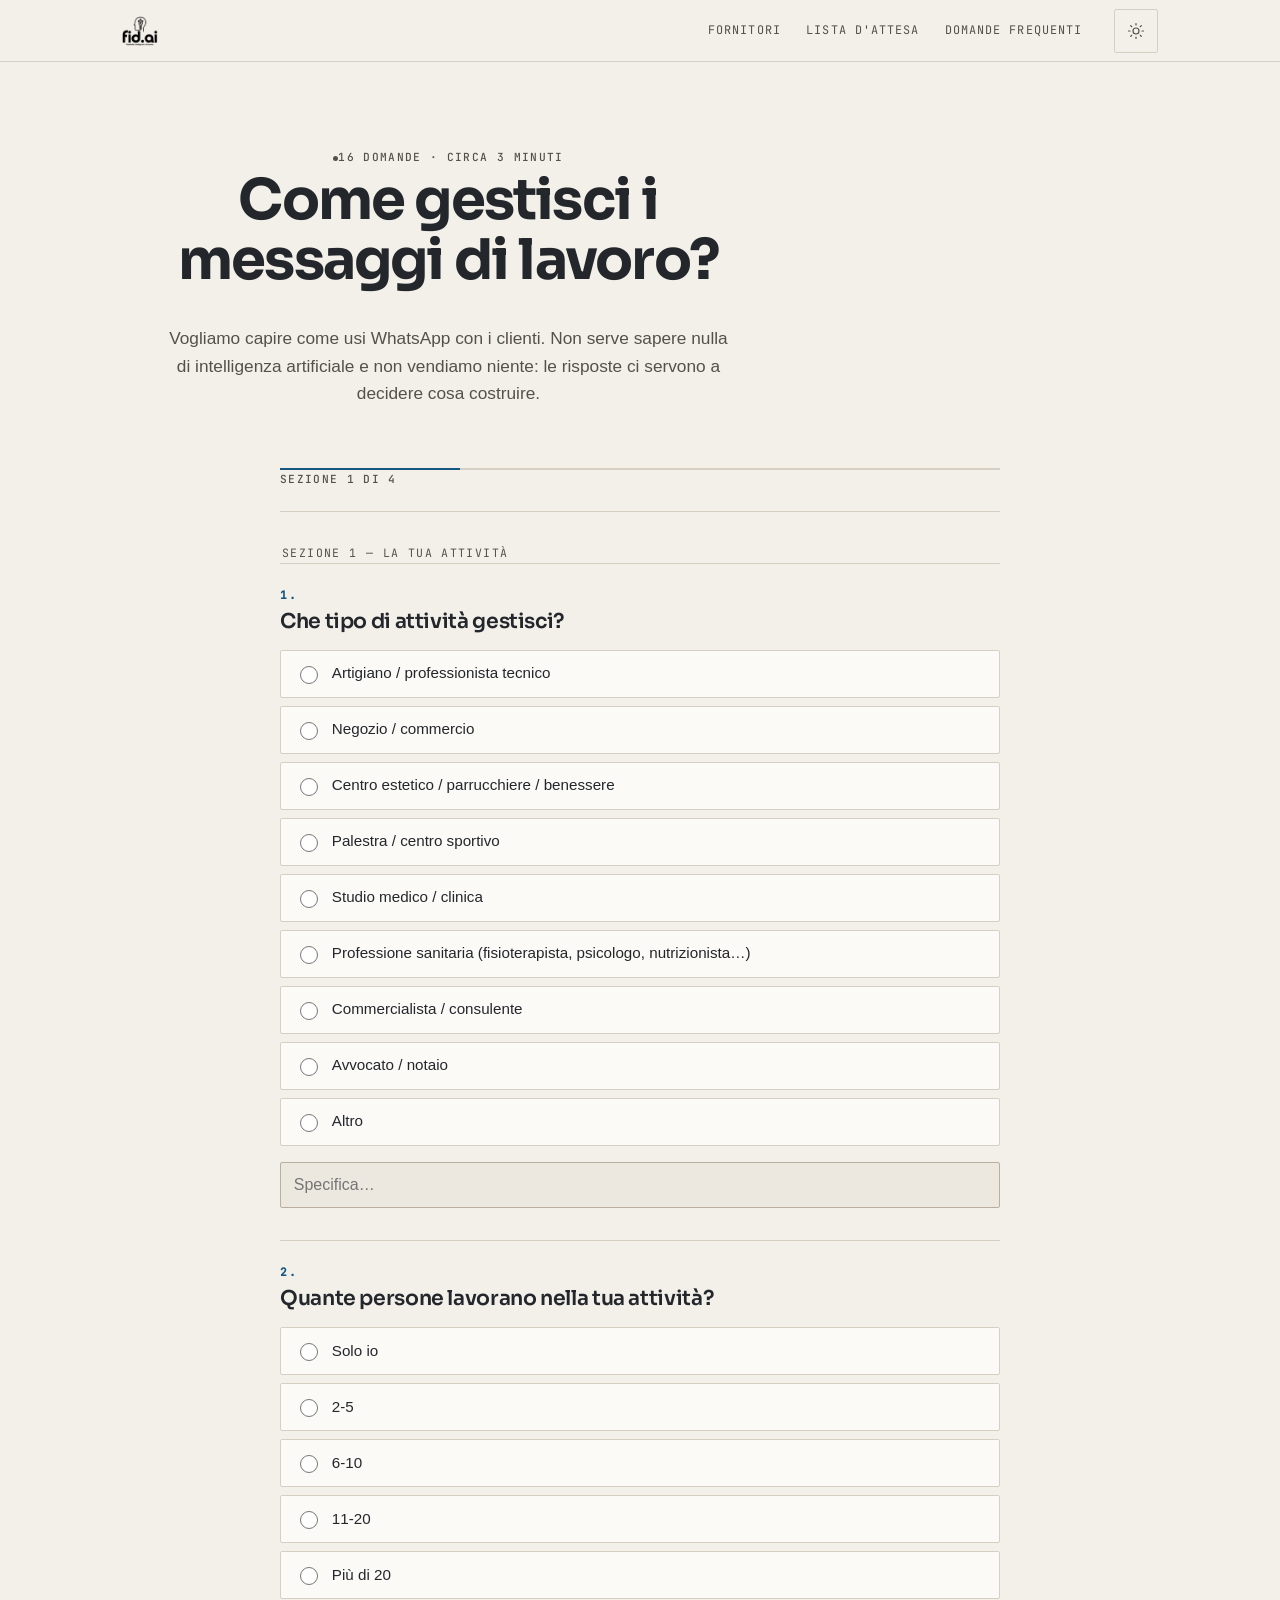
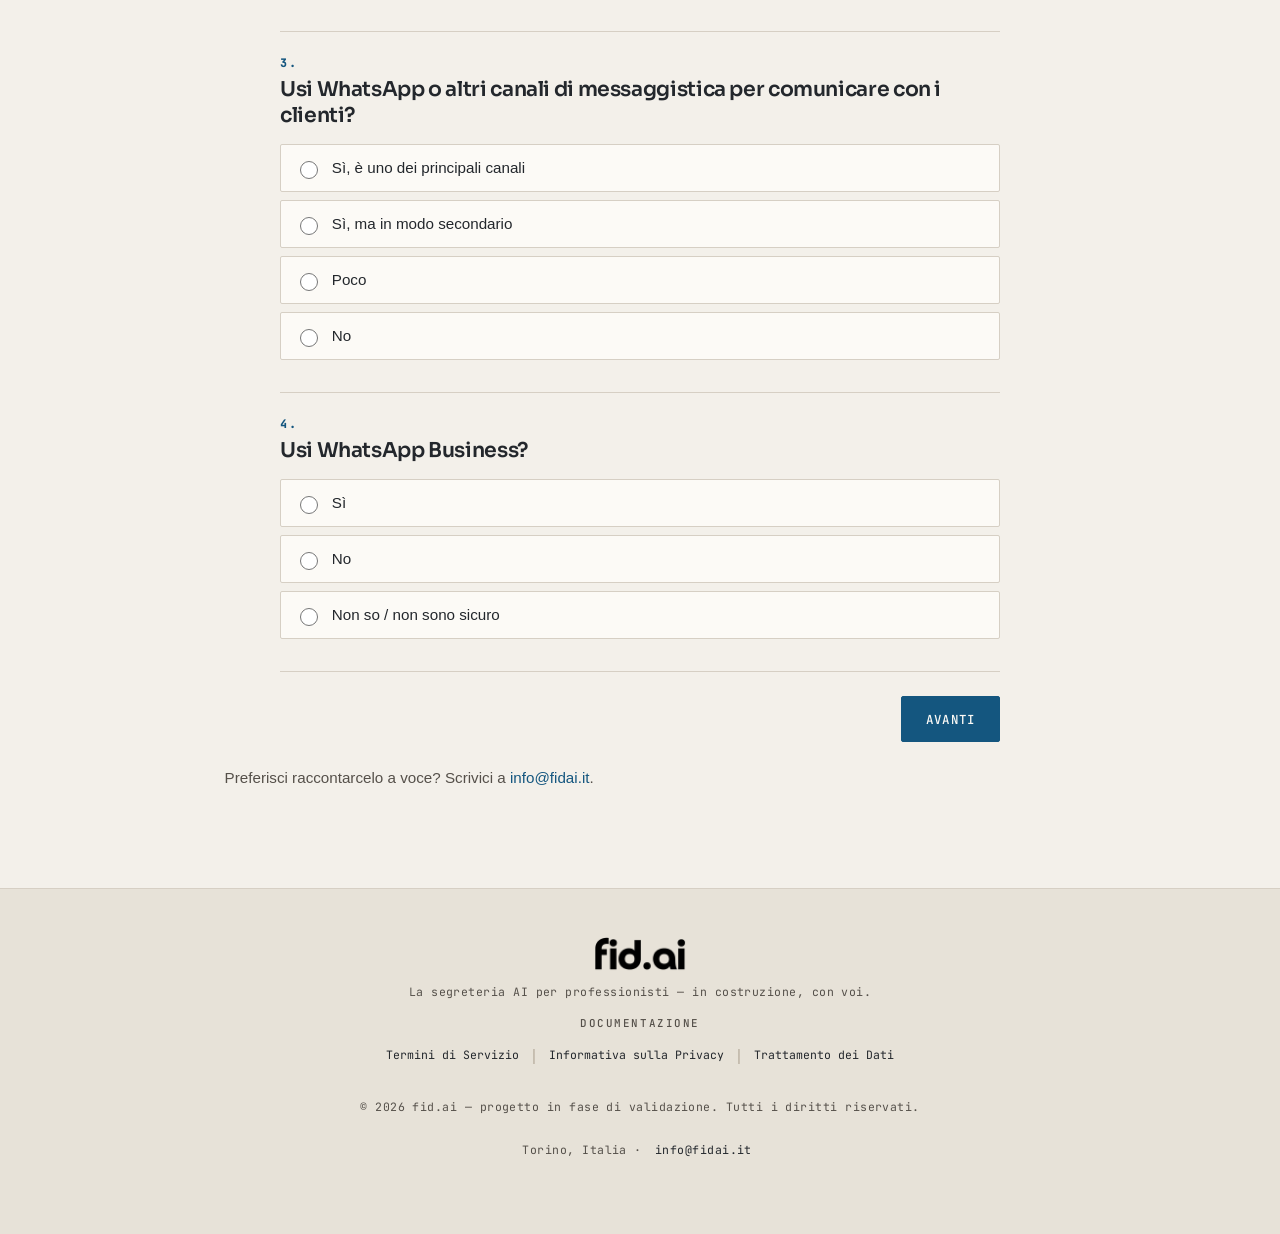
<file: questionario.html>
<!DOCTYPE html>
<html lang="it">
<head>
    <meta charset="UTF-8">
    <meta name="viewport" content="width=device-width, initial-scale=1.0">
    <title>Questionario di validazione — fid.ai</title>
    <meta name="description" content="16 domande, circa 3 minuti: come usi WhatsApp per lavoro e cosa ti servirebbe davvero. Ci aiuta a costruire fid.ai nel modo giusto. Puoi restare anonimo.">
    <link rel="canonical" href="https://fidai.it/questionario.html">

    <!-- Anteprima quando la pagina viene condivisa (WhatsApp, LinkedIn, X…).
         Immagine fatta apposta, 1200×630: logo e titolo della home (giro 24). -->
    <meta property="og:type" content="website">
    <meta property="og:site_name" content="fid.ai">
    <meta property="og:locale" content="it_IT">
    <meta property="og:url" content="https://fidai.it/questionario.html">
    <meta property="og:title" content="Questionario di validazione — fid.ai">
    <meta property="og:description" content="16 domande, circa 3 minuti: come usi WhatsApp per lavoro e cosa ti servirebbe davvero. Ci aiuta a costruire fid.ai nel modo giusto. Puoi restare anonimo.">
    <meta property="og:image" content="https://fidai.it/images/anteprima-social.png">
    <meta property="og:image:width" content="1200">
    <meta property="og:image:height" content="630">
    <meta property="og:image:alt" content="fid.ai — La tua segreteria AI: lavora per te, ma solo con la tua approvazione">
    <meta name="twitter:card" content="summary_large_image">
    <meta name="twitter:title" content="Questionario di validazione — fid.ai">
    <meta name="twitter:description" content="16 domande, circa 3 minuti: come usi WhatsApp per lavoro e cosa ti servirebbe davvero. Ci aiuta a costruire fid.ai nel modo giusto. Puoi restare anonimo.">
    <meta name="twitter:image" content="https://fidai.it/images/anteprima-social.png">
    <link rel="icon" href="images/favicon.png" type="image/png">
    <link rel="apple-touch-icon" href="images/apple-touch-icon.png">
    <meta name="theme-color" content="#F3F0EA" media="(prefers-color-scheme: light)">
    <meta name="theme-color" content="#141920" media="(prefers-color-scheme: dark)">


    <!-- Caratteri: Sora per i titoli e JetBrains Mono per etichette, numeri e
         comandi, ospitati qui in fonts/ e dichiarati in css/style.css: nessuna
         richiesta a Google o ad altri. Il corpo del testo usa il carattere di sistema. -->
    <link rel="preload" href="fonts/sora-latin.woff2" as="font" type="font/woff2" crossorigin>

    <!-- Foglio di stile unico: nessuna libreria esterna, nessun tracker. -->
    <link rel="stylesheet" href="css/style.css">

    <!-- Il tema si decide PRIMA del disegno, altrimenti si vede il lampo chiaro:
         vince la scelta salvata, altrimenti la preferenza del sistema. -->
    <script>
      (function () {
        try {
          var t = localStorage.getItem('fidai:theme');
          if (t !== 'dark' && t !== 'light') {
            t = window.matchMedia('(prefers-color-scheme: dark)').matches ? 'dark' : 'light';
          }
          document.documentElement.setAttribute('data-theme', t);
        } catch (e) {
          document.documentElement.setAttribute('data-theme', 'light');
        }
        /* Comparsa allo scorrimento: la classe la mette JavaScript, e solo se
           il browser sa osservare lo scorrimento e non e' stato chiesto meno
           movimento. Senza di essa nulla e' nascosto: la pagina si legge
           intera anche con JavaScript spento. */
        try {
          if ('IntersectionObserver' in window
              && !window.matchMedia('(prefers-reduced-motion: reduce)').matches) {
            document.documentElement.classList.add('rv');
          }
        } catch (e) { /* niente */ }
      })();
    </script>
</head>
<body>

    <!-- Testata: essenziale, in monospace piccolo. Il logo resta quello di sempre. -->
    <nav class="navbar" id="mainNavbar">
        <div class="container">
            <a class="navbar-brand nav-logo" href="index.html#hero">
                <img src="images/logo-intero.png" alt="fid.ai — torna alla home" class="navbar-logo-img" width="169" height="140">
            </a>
            <div class="navbar-collapse" id="navbarNavContent">
                <ul class="navbar-nav">
                    <li class="nav-item"><a class="nav-link" href="resources/partner.html">Fornitori</a></li>
                    <li class="nav-item"><a class="nav-link" href="lista-attesa.html">Lista d'attesa</a></li>
                    <li class="nav-item"><a class="nav-link" href="resources/faq.html">Domande frequenti</a></li>
                </ul>
            </div>
            <div class="navbar-actions">
                <button class="theme-toggle" id="themeToggle" type="button" aria-label="Cambia tema chiaro o scuro">
                    <svg class="icon icon-sun" viewBox="0 0 24 24" aria-hidden="true"><circle cx="12" cy="12" r="4"/><path d="M12 2v2M12 20v2M4.9 4.9l1.4 1.4M17.7 17.7l1.4 1.4M2 12h2M20 12h2M4.9 19.1l1.4-1.4M17.7 6.3l1.4-1.4"/></svg>
                    <svg class="icon icon-moon" viewBox="0 0 24 24" aria-hidden="true"><path d="M20 14.5A8.5 8.5 0 0 1 9.5 4a8.5 8.5 0 1 0 10.5 10.5z"/></svg>
                </button>
                <button class="navbar-toggler" type="button" aria-controls="navbarNavContent" aria-expanded="false" aria-label="Apri il menu">
                    <svg class="icon" viewBox="0 0 24 24" aria-hidden="true"><path d="M4 7h16M4 12h16M4 17h16"/></svg>
                </button>
            </div>
        </div>
    </nav>

    <section class="questionario-section">
        <div class="container">
            <div class="questionario-intro text-center" id="questionarioTop">
                <span class="eyebrow"><span class="dot"></span>16 domande &middot; circa 3 minuti</span>
                <h1 data-reveal="lines">Come gestisci i messaggi di lavoro?</h1>
                <p class="section-lead" data-reveal="up">
                    Vogliamo capire come usi WhatsApp con i clienti. Non serve sapere nulla di intelligenza artificiale e non vendiamo niente: le risposte ci servono a decidere cosa costruire.
                </p>
            </div>

            <div class="site-form-wrapper questionario-wrapper">
                <div class="q-progress">
                    <div class="q-progress-track">
                        <div class="q-progress-bar" id="qProgressBar" role="progressbar" aria-valuemin="0" aria-valuemax="100" aria-valuenow="25" aria-label="Avanzamento del questionario"></div>
                    </div>
                    <span class="q-progress-label" id="qProgressLabel">Sezione 1 di 4</span>
                </div>

                <!-- Nessun `action`: le risposte partono in JSON da js/forms.js e la pagina
                     non si ricarica mai. Un reload qui vorrebbe dire tre minuti buttati. -->
                <form id="questionarioForm" class="site-form" novalidate>

                    <fieldset class="q-step" data-step="1">
                        <legend class="q-step-title">Sezione 1 — La tua attività</legend>
                        <div class="q-item" data-question="1" data-required="true" role="group" aria-labelledby="q-label-1">
                            <p class="q-label" id="q-label-1"><span class="q-number">1.</span> Che tipo di attività gestisci?</p>
                            <div class="q-options">
                                <label class="q-option"><input type="radio" name="q1" value="Artigiano / professionista tecnico"><span>Artigiano / professionista tecnico</span></label>
                                <label class="q-option"><input type="radio" name="q1" value="Negozio / commercio"><span>Negozio / commercio</span></label>
                                <label class="q-option"><input type="radio" name="q1" value="Centro estetico / parrucchiere / benessere"><span>Centro estetico / parrucchiere / benessere</span></label>
                                <label class="q-option"><input type="radio" name="q1" value="Palestra / centro sportivo"><span>Palestra / centro sportivo</span></label>
                                <label class="q-option"><input type="radio" name="q1" value="Studio medico / clinica"><span>Studio medico / clinica</span></label>
                                <label class="q-option"><input type="radio" name="q1" value="Professione sanitaria (fisioterapista, psicologo, nutrizionista…)"><span>Professione sanitaria (fisioterapista, psicologo, nutrizionista…)</span></label>
                                <label class="q-option"><input type="radio" name="q1" value="Commercialista / consulente"><span>Commercialista / consulente</span></label>
                                <label class="q-option"><input type="radio" name="q1" value="Avvocato / notaio"><span>Avvocato / notaio</span></label>
                                <label class="q-option"><input type="radio" name="q1" value="Altro" data-other="true"><span>Altro</span></label>
                                <input type="text" class="q-other-text" maxlength="200" disabled placeholder="Specifica…" aria-label="Specifica la tua risposta alla domanda 1">
                            </div>
                            <p class="q-error" role="alert"></p>
                        </div>
                        <div class="q-item" data-question="2" data-required="true" role="group" aria-labelledby="q-label-2">
                            <p class="q-label" id="q-label-2"><span class="q-number">2.</span> Quante persone lavorano nella tua attività?</p>
                            <div class="q-options">
                                <label class="q-option"><input type="radio" name="q2" value="Solo io"><span>Solo io</span></label>
                                <label class="q-option"><input type="radio" name="q2" value="2-5"><span>2-5</span></label>
                                <label class="q-option"><input type="radio" name="q2" value="6-10"><span>6-10</span></label>
                                <label class="q-option"><input type="radio" name="q2" value="11-20"><span>11-20</span></label>
                                <label class="q-option"><input type="radio" name="q2" value="Più di 20"><span>Più di 20</span></label>
                            </div>
                            <p class="q-error" role="alert"></p>
                        </div>
                        <div class="q-item" data-question="3" data-required="true" role="group" aria-labelledby="q-label-3">
                            <p class="q-label" id="q-label-3"><span class="q-number">3.</span> Usi WhatsApp o altri canali di messaggistica per comunicare con i clienti?</p>
                            <div class="q-options">
                                <label class="q-option"><input type="radio" name="q3" value="Sì, è uno dei principali canali"><span>Sì, è uno dei principali canali</span></label>
                                <label class="q-option"><input type="radio" name="q3" value="Sì, ma in modo secondario"><span>Sì, ma in modo secondario</span></label>
                                <label class="q-option"><input type="radio" name="q3" value="Poco"><span>Poco</span></label>
                                <label class="q-option"><input type="radio" name="q3" value="No"><span>No</span></label>
                            </div>
                            <p class="q-error" role="alert"></p>
                        </div>
                        <div class="q-item" data-question="4" data-required="true" role="group" aria-labelledby="q-label-4">
                            <p class="q-label" id="q-label-4"><span class="q-number">4.</span> Usi WhatsApp Business?</p>
                            <div class="q-options">
                                <label class="q-option"><input type="radio" name="q4" value="Sì"><span>Sì</span></label>
                                <label class="q-option"><input type="radio" name="q4" value="No"><span>No</span></label>
                                <label class="q-option"><input type="radio" name="q4" value="Non so / non sono sicuro"><span>Non so / non sono sicuro</span></label>
                            </div>
                            <p class="q-error" role="alert"></p>
                        </div>
                        <div class="q-nav">
                            <span></span>
                            <button type="button" class="btn btn-primary" data-step-next>Avanti</button>
                        </div>
                    </fieldset>

                    <fieldset class="q-step" data-step="2" hidden>
                        <legend class="q-step-title">Sezione 2 — Il problema</legend>
                        <div class="q-item" data-question="5" data-required="true" role="group" aria-labelledby="q-label-5">
                            <p class="q-label" id="q-label-5"><span class="q-number">5.</span> Quanti messaggi di lavoro ricevi indicativamente in una giornata?</p>
                            <div class="q-options">
                                <label class="q-option"><input type="radio" name="q5" value="Meno di 5"><span>Meno di 5</span></label>
                                <label class="q-option"><input type="radio" name="q5" value="5-10"><span>5-10</span></label>
                                <label class="q-option"><input type="radio" name="q5" value="11-20"><span>11-20</span></label>
                                <label class="q-option"><input type="radio" name="q5" value="21-50"><span>21-50</span></label>
                                <label class="q-option"><input type="radio" name="q5" value="Più di 50"><span>Più di 50</span></label>
                            </div>
                            <p class="q-error" role="alert"></p>
                        </div>
                        <div class="q-item" data-question="6" data-required="true" role="group" aria-labelledby="q-label-6">
                            <p class="q-label" id="q-label-6"><span class="q-number">6.</span> Quanto tempo passi ogni giorno a rispondere ai messaggi di lavoro?</p>
                            <div class="q-options">
                                <label class="q-option"><input type="radio" name="q6" value="Meno di 15 minuti"><span>Meno di 15 minuti</span></label>
                                <label class="q-option"><input type="radio" name="q6" value="15-30 minuti"><span>15-30 minuti</span></label>
                                <label class="q-option"><input type="radio" name="q6" value="30-60 minuti"><span>30-60 minuti</span></label>
                                <label class="q-option"><input type="radio" name="q6" value="1-2 ore"><span>1-2 ore</span></label>
                                <label class="q-option"><input type="radio" name="q6" value="Più di 2 ore"><span>Più di 2 ore</span></label>
                            </div>
                            <p class="q-error" role="alert"></p>
                        </div>
                        <div class="q-item" data-question="7" data-required="true" role="group" aria-labelledby="q-label-7">
                            <p class="q-label" id="q-label-7"><span class="q-number">7.</span> Quanto spesso ti capita di non rispondere subito perché sei occupato?</p>
                            <div class="q-options">
                                <label class="q-option"><input type="radio" name="q7" value="Mai"><span>Mai</span></label>
                                <label class="q-option"><input type="radio" name="q7" value="Raramente"><span>Raramente</span></label>
                                <label class="q-option"><input type="radio" name="q7" value="Qualche volta"><span>Qualche volta</span></label>
                                <label class="q-option"><input type="radio" name="q7" value="Spesso"><span>Spesso</span></label>
                                <label class="q-option"><input type="radio" name="q7" value="Quasi sempre"><span>Quasi sempre</span></label>
                            </div>
                            <p class="q-error" role="alert"></p>
                        </div>
                        <div class="q-item" data-question="8" data-required="true" role="group" aria-labelledby="q-label-8">
                            <p class="q-label" id="q-label-8"><span class="q-number">8.</span> Cosa succede più frequentemente quando non riesci a rispondere subito?</p>
                            <div class="q-options">
                                <label class="q-option"><input type="radio" name="q8" value="Rispondo più tardi"><span>Rispondo più tardi</span></label>
                                <label class="q-option"><input type="radio" name="q8" value="Il cliente deve ricontattarmi"><span>Il cliente deve ricontattarmi</span></label>
                                <label class="q-option"><input type="radio" name="q8" value="Qualcuno del team risponde"><span>Qualcuno del team risponde</span></label>
                                <label class="q-option"><input type="radio" name="q8" value="Perdo alcune richieste"><span>Perdo alcune richieste</span></label>
                                <label class="q-option"><input type="radio" name="q8" value="Non succede nulla di particolare"><span>Non succede nulla di particolare</span></label>
                                <label class="q-option"><input type="radio" name="q8" value="Altro" data-other="true"><span>Altro</span></label>
                                <input type="text" class="q-other-text" maxlength="200" disabled placeholder="Specifica…" aria-label="Specifica la tua risposta alla domanda 8">
                            </div>
                            <p class="q-error" role="alert"></p>
                        </div>
                        <div class="q-item" data-question="9" data-required="true" data-max="3" role="group" aria-labelledby="q-label-9">
                            <p class="q-label" id="q-label-9"><span class="q-number">9.</span> Quali sono le richieste che ricevi più frequentemente via chat e social?</p>
                            <p class="q-note">Seleziona al massimo 3 risposte.</p>
                            <div class="q-options">
                                <label class="q-option"><input type="checkbox" name="q9" value="Informazioni generali"><span>Informazioni generali</span></label>
                                <label class="q-option"><input type="checkbox" name="q9" value="Prezzi"><span>Prezzi</span></label>
                                <label class="q-option"><input type="checkbox" name="q9" value="Disponibilità"><span>Disponibilità</span></label>
                                <label class="q-option"><input type="checkbox" name="q9" value="Appuntamenti / prenotazioni"><span>Appuntamenti / prenotazioni</span></label>
                                <label class="q-option"><input type="checkbox" name="q9" value="Preventivi"><span>Preventivi</span></label>
                                <label class="q-option"><input type="checkbox" name="q9" value="Assistenza"><span>Assistenza</span></label>
                                <label class="q-option"><input type="checkbox" name="q9" value="Orari / posizione"><span>Orari / posizione</span></label>
                                <label class="q-option"><input type="checkbox" name="q9" value="Stato di una richiesta"><span>Stato di una richiesta</span></label>
                                <label class="q-option"><input type="checkbox" name="q9" value="Altro" data-other="true"><span>Altro</span></label>
                                <input type="text" class="q-other-text" maxlength="200" disabled placeholder="Specifica…" aria-label="Specifica la tua risposta alla domanda 9">
                            </div>
                            <p class="q-error" role="alert"></p>
                        </div>
                        <div class="q-item" data-question="10" role="group" aria-labelledby="q-label-10">
                            <p class="q-label" id="q-label-10"><span class="q-number">10.</span> Qual è oggi il principale problema nella gestione dei messaggi e dei social per lavoro?</p>
                            <p class="q-note">Risposta aperta, facoltativa.</p>
                            <textarea name="q10" rows="4" maxlength="1000" aria-label="10. Qual è oggi il principale problema nella gestione dei messaggi e dei social per lavoro?" placeholder="Scrivi qui, se ti va…"></textarea>
                            <p class="q-error" role="alert"></p>
                        </div>
                        <div class="q-nav">
                            <button type="button" class="btn btn-outline-secondary" data-step-prev>Indietro</button>
                            <button type="button" class="btn btn-primary" data-step-next>Avanti</button>
                        </div>
                    </fieldset>

                    <fieldset class="q-step" data-step="3" hidden>
                        <legend class="q-step-title">Sezione 3 — Il concept</legend>
                        <div class="concept-box">
                            <h2>Stiamo valutando questo servizio</h2>
                            <p>Una <strong>segreteria AI per i tuoi canali di messaggistica (a partire dal tuo numero WhatsApp)</strong> che può rispondere automaticamente alle richieste dei clienti selezionati.</p>
                            <p>La segreteria apprende le informazioni della tua attività e il tuo modo di comunicare,
                               così da rispondere in modo personalizzato.</p>
                            <p class="mb-0">Tu continui a usare normalmente i tuoi canali e lo stesso numero dal tuo telefono.</p>
                        </div>
                        <div class="q-item" data-question="11" data-required="true" role="group" aria-labelledby="q-label-11">
                            <p class="q-label" id="q-label-11"><span class="q-number">11.</span> Quanto ti sarebbe utile un servizio di questo tipo?</p>
                            <div class="q-options">
                                <label class="q-option"><input type="radio" name="q11" value="Per niente utile"><span>Per niente utile</span></label>
                                <label class="q-option"><input type="radio" name="q11" value="Poco utile"><span>Poco utile</span></label>
                                <label class="q-option"><input type="radio" name="q11" value="Abbastanza utile"><span>Abbastanza utile</span></label>
                                <label class="q-option"><input type="radio" name="q11" value="Molto utile"><span>Molto utile</span></label>
                                <label class="q-option"><input type="radio" name="q11" value="Estremamente utile"><span>Estremamente utile</span></label>
                            </div>
                            <p class="q-error" role="alert"></p>
                        </div>
                        <div class="q-item" data-question="12" data-required="true" role="group" aria-labelledby="q-label-12">
                            <p class="q-label" id="q-label-12"><span class="q-number">12.</span> Quale sarebbe il vantaggio più importante per te?</p>
                            <div class="q-options">
                                <label class="q-option"><input type="radio" name="q12" value="Risparmiare tempo"><span>Risparmiare tempo</span></label>
                                <label class="q-option"><input type="radio" name="q12" value="Rispondere più velocemente"><span>Rispondere più velocemente</span></label>
                                <label class="q-option"><input type="radio" name="q12" value="Non perdere richieste"><span>Non perdere richieste</span></label>
                                <label class="q-option"><input type="radio" name="q12" value="Rispondere fuori dagli orari di lavoro"><span>Rispondere fuori dagli orari di lavoro</span></label>
                                <label class="q-option"><input type="radio" name="q12" value="Ridurre le richieste ripetitive"><span>Ridurre le richieste ripetitive</span></label>
                                <label class="q-option"><input type="radio" name="q12" value="Non dover assumere/delegare qualcuno per rispondere"><span>Non dover assumere/delegare qualcuno per rispondere</span></label>
                                <label class="q-option"><input type="radio" name="q12" value="Altro" data-other="true"><span>Altro</span></label>
                                <input type="text" class="q-other-text" maxlength="200" disabled placeholder="Specifica…" aria-label="Specifica la tua risposta alla domanda 12">
                            </div>
                            <p class="q-error" role="alert"></p>
                        </div>
                        <div class="q-item" data-question="13" data-required="true" role="group" aria-labelledby="q-label-13">
                            <p class="q-label" id="q-label-13"><span class="q-number">13.</span> Qual è la tua principale preoccupazione?</p>
                            <div class="q-options">
                                <label class="q-option"><input type="radio" name="q13" value="L&#x27;AI potrebbe dare risposte sbagliate"><span>L&#x27;AI potrebbe dare risposte sbagliate</span></label>
                                <label class="q-option"><input type="radio" name="q13" value="Non mi fiderei a far rispondere una AI ai clienti"><span>Non mi fiderei a far rispondere una AI ai clienti</span></label>
                                <label class="q-option"><input type="radio" name="q13" value="Privacy / dati dei clienti"><span>Privacy / dati dei clienti</span></label>
                                <label class="q-option"><input type="radio" name="q13" value="Configurazione troppo complicata"><span>Configurazione troppo complicata</span></label>
                                <label class="q-option"><input type="radio" name="q13" value="Non voglio modificare il mio modo di usare WhatsApp"><span>Non voglio modificare il mio modo di usare WhatsApp</span></label>
                                <label class="q-option"><input type="radio" name="q13" value="Prezzo"><span>Prezzo</span></label>
                                <label class="q-option"><input type="radio" name="q13" value="Non ne vedo un reale bisogno"><span>Non ne vedo un reale bisogno</span></label>
                                <label class="q-option"><input type="radio" name="q13" value="Altro" data-other="true"><span>Altro</span></label>
                                <input type="text" class="q-other-text" maxlength="200" disabled placeholder="Specifica…" aria-label="Specifica la tua risposta alla domanda 13">
                            </div>
                            <p class="q-error" role="alert"></p>
                        </div>
                        <div class="q-nav">
                            <button type="button" class="btn btn-outline-secondary" data-step-prev>Indietro</button>
                            <button type="button" class="btn btn-primary" data-step-next>Avanti</button>
                        </div>
                    </fieldset>

                    <fieldset class="q-step" data-step="4" hidden>
                        <legend class="q-step-title">Sezione 4 — Prezzo e prova</legend>
                        <div class="q-item" data-question="14" data-required="true" role="group" aria-labelledby="q-label-14">
                            <p class="q-label" id="q-label-14"><span class="q-number">14.</span> Quale prezzo mensile considereresti ragionevole per un servizio che ti facesse davvero risparmiare tempo e gestire meglio le richieste dei clienti?</p>
                            <div class="q-options">
                                <label class="q-option"><input type="radio" name="q14" value="Meno di €20"><span>Meno di €20</span></label>
                                <label class="q-option"><input type="radio" name="q14" value="€20-29"><span>€20-29</span></label>
                                <label class="q-option"><input type="radio" name="q14" value="€30-39"><span>€30-39</span></label>
                                <label class="q-option"><input type="radio" name="q14" value="€40-49"><span>€40-49</span></label>
                                <label class="q-option"><input type="radio" name="q14" value="€50-79"><span>€50-79</span></label>
                                <label class="q-option"><input type="radio" name="q14" value="€80+"><span>€80+</span></label>
                                <label class="q-option"><input type="radio" name="q14" value="Non lo comprerei a nessun prezzo"><span>Non lo comprerei a nessun prezzo</span></label>
                            </div>
                            <p class="q-error" role="alert"></p>
                        </div>
                        <div class="q-item" data-question="15" data-required="true" role="group" aria-labelledby="q-label-15">
                            <p class="q-label" id="q-label-15"><span class="q-number">15.</span> Se potessi provarlo gratuitamente per 7 giorni, vorresti partecipare al test?</p>
                            <div class="q-options">
                                <label class="q-option"><input type="radio" name="q15" value="Sì"><span>Sì</span></label>
                                <label class="q-option"><input type="radio" name="q15" value="Probabilmente sì"><span>Probabilmente sì</span></label>
                                <label class="q-option"><input type="radio" name="q15" value="Probabilmente no"><span>Probabilmente no</span></label>
                                <label class="q-option"><input type="radio" name="q15" value="No"><span>No</span></label>
                            </div>
                            <p class="q-error" role="alert"></p>
                        </div>
                        <div class="q-item" data-question="16" role="group" aria-labelledby="q-label-16">
                            <p class="q-label" id="q-label-16"><span class="q-number">16.</span> C&#x27;è qualcosa che dovrebbe necessariamente fare questo servizio per convincerti a utilizzarlo?</p>
                            <p class="q-note">Risposta aperta, facoltativa.</p>
                            <textarea name="q16" rows="4" maxlength="1000" aria-label="C&#x27;è qualcosa che dovrebbe necessariamente fare questo servizio per convincerti a utilizzarlo?" placeholder="Scrivi qui, se ti va…"></textarea>
                            <p class="q-error" role="alert"></p>
                        </div>
                        <div class="q-closing">
                            <div class="form-row">
                                <label class="field-label" for="qEmail">La tua email <span class="fw-normal text-muted">(facoltativa)</span></label>
                                <input type="email" id="qEmail" name="email" autocomplete="email">
                                <span class="field-hint">Serve solo se vuoi sapere come va a finire. Puoi lasciarla vuota:
                                    il questionario resta valido lo stesso, e resta anonimo.</span>
                            </div>

                            <!-- Esca per i bot: invisibile e fuori dal percorso di tabulazione. -->
                            <div class="hp-field" aria-hidden="true">
                                <label for="qWebsite">Sito web</label>
                                <input type="text" id="qWebsite" name="website" tabindex="-1" autocomplete="off">
                            </div>

                            <div class="consent-row">
                                <input type="checkbox" id="qConsent" name="consent" required>
                                <label for="qConsent">
                                    Ho letto l'<a href="legal/informativa-privacy.html" class="text-link">informativa sulla privacy</a>
                                    e acconsento al trattamento delle risposte per finalit&agrave; di ricerca e contatto.
                                </label>
                            </div>
                        </div>

                        <div class="q-nav">
                            <button type="button" class="btn btn-outline-secondary" data-step-prev>Indietro</button>
                            <button type="submit" class="btn btn-primary btn-lg">Invia le risposte</button>
                        </div>
                        <div class="form-feedback" id="questionarioFeedback" role="status" aria-live="polite"></div>
                    </fieldset>

                </form>
            </div>

            <p class="text-center mt-4 fs-sm text-muted">
                Preferisci raccontarcelo a voce? Scrivici a <a href="mailto:info@fidai.it" class="text-link">info@fidai.it</a>.
            </p>
        </div>
    </section>

    <!-- Footer -->
    <footer class="footer-section text-center py-5">
        <div class="container">
            <div class="mb-3">
                <img src="images/logo-nome-azienda.png" alt="fid.ai" class="footer-logo-img mb-2" loading="lazy" width="376" height="140">
                <p class="footer-tagline">La segreteria AI per professionisti &mdash; in costruzione, con voi.</p>
            </div>
            <div class="footer-legal-links mb-3">
                <h2 class="footer-subtitle">Documentazione</h2>
                <a href="legal/termini-di-servizio.html" class="footer-link">Termini di Servizio</a>
                <span class="mx-1 footer-link-separator" aria-hidden="true">|</span>
                <a href="legal/informativa-privacy.html" class="footer-link">Informativa sulla Privacy</a>
                <span class="mx-1 footer-link-separator" aria-hidden="true">|</span>
                <a href="legal/dpa.html" class="footer-link">Trattamento dei Dati</a>
            </div>
            <p class="footer-copyright">
                &copy; <span id="currentYear"></span> fid.ai &mdash; progetto in fase di validazione. Tutti i diritti riservati.
            </p>
            <p class="footer-address">Torino, Italia &middot; <a href="mailto:info@fidai.it" class="footer-link">info@fidai.it</a></p>
        </div>
    </footer>

    <script src="js/config.js"></script>
    <script src="js/script.js"></script>
    <script src="js/forms.js"></script>

</body>
</html>
</file>
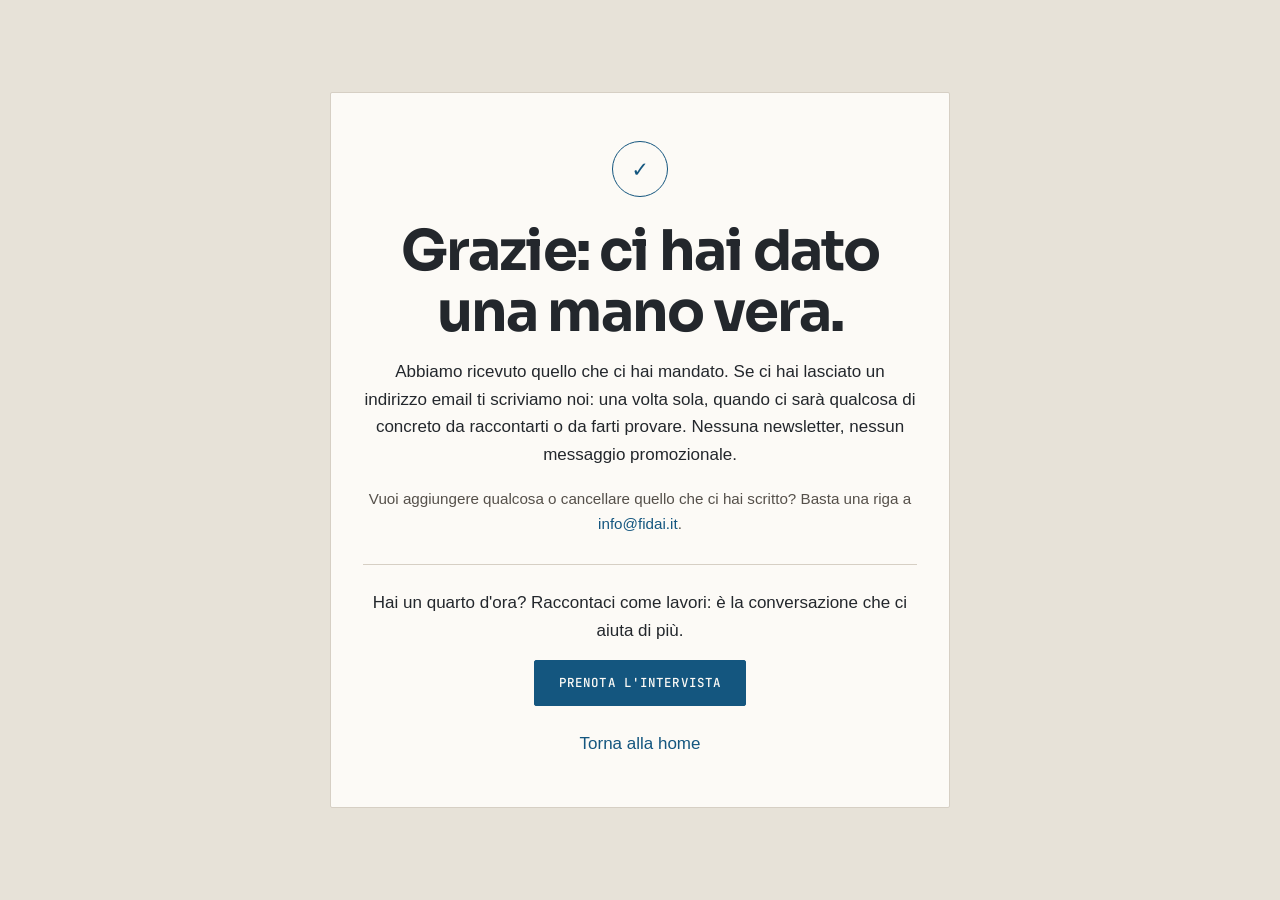
<file: thankyou.html>
<!DOCTYPE html>
<html lang="it">
<head>
    <meta charset="UTF-8">
    <meta name="viewport" content="width=device-width, initial-scale=1.0">
    <title>Grazie — fid.ai</title>
    <meta name="description" content="La tua risposta è arrivata. Ti scriviamo una volta sola, quando ci sarà qualcosa di concreto da raccontarti o da farti provare.">
    <link rel="canonical" href="https://fidai.it/thankyou.html">
    <meta name="robots" content="noindex">

    <!-- Anteprima quando la pagina viene condivisa (WhatsApp, LinkedIn, X…).
         Immagine fatta apposta, 1200×630: logo e titolo della home (giro 24). -->
    <meta property="og:type" content="website">
    <meta property="og:site_name" content="fid.ai">
    <meta property="og:locale" content="it_IT">
    <meta property="og:url" content="https://fidai.it/thankyou.html">
    <meta property="og:title" content="Grazie — fid.ai">
    <meta property="og:description" content="La tua risposta è arrivata. Ti scriviamo una volta sola, quando ci sarà qualcosa di concreto da raccontarti o da farti provare.">
    <meta property="og:image" content="https://fidai.it/images/anteprima-social.png">
    <meta property="og:image:width" content="1200">
    <meta property="og:image:height" content="630">
    <meta property="og:image:alt" content="fid.ai — La tua segreteria AI: lavora per te, ma solo con la tua approvazione">
    <meta name="twitter:card" content="summary_large_image">
    <meta name="twitter:title" content="Grazie — fid.ai">
    <meta name="twitter:description" content="La tua risposta è arrivata. Ti scriviamo una volta sola, quando ci sarà qualcosa di concreto da raccontarti o da farti provare.">
    <meta name="twitter:image" content="https://fidai.it/images/anteprima-social.png">
    <link rel="icon" href="images/favicon.png" type="image/png">
    <link rel="apple-touch-icon" href="images/apple-touch-icon.png">
    <meta name="theme-color" content="#F3F0EA" media="(prefers-color-scheme: light)">
    <meta name="theme-color" content="#141920" media="(prefers-color-scheme: dark)">
    <!-- Caratteri: Sora per i titoli e JetBrains Mono per etichette, numeri e
         comandi, ospitati qui in fonts/ e dichiarati in css/style.css: nessuna
         richiesta a Google o ad altri. Il corpo del testo usa il carattere di sistema. -->
    <link rel="preload" href="fonts/sora-latin.woff2" as="font" type="font/woff2" crossorigin>

    <!-- Foglio di stile unico: nessuna libreria esterna, nessun tracker. -->
    <link rel="stylesheet" href="css/style.css">

    <!-- Il tema si decide PRIMA del disegno, altrimenti si vede il lampo chiaro:
         vince la scelta salvata, altrimenti la preferenza del sistema. -->
    <script>
      (function () {
        try {
          var t = localStorage.getItem('fidai:theme');
          if (t !== 'dark' && t !== 'light') {
            t = window.matchMedia('(prefers-color-scheme: dark)').matches ? 'dark' : 'light';
          }
          document.documentElement.setAttribute('data-theme', t);
        } catch (e) {
          document.documentElement.setAttribute('data-theme', 'light');
        }
        /* Comparsa allo scorrimento: la classe la mette JavaScript, e solo se
           il browser sa osservare lo scorrimento e non e' stato chiesto meno
           movimento. Senza di essa nulla e' nascosto: la pagina si legge
           intera anche con JavaScript spento. */
        try {
          if ('IntersectionObserver' in window
              && !window.matchMedia('(prefers-reduced-motion: reduce)').matches) {
            document.documentElement.classList.add('rv');
          }
        } catch (e) { /* niente */ }
      })();
    </script>
</head>
<body class="thankyou-page">
    <div class="thankyou-card">
        <div class="thankyou-mark" aria-hidden="true">&check;</div>
        <h1 data-reveal="lines">Grazie: ci hai dato una mano vera.</h1>
        <p>
            Abbiamo ricevuto quello che ci hai mandato. Se ci hai lasciato un indirizzo email ti
            scriviamo noi: una volta sola, quando ci sarà qualcosa di concreto da raccontarti o da
            farti provare. Nessuna newsletter, nessun messaggio promozionale.
        </p>
        <p class="text-muted fs-sm">
            Vuoi aggiungere qualcosa o cancellare quello che ci hai scritto?
            Basta una riga a <a href="mailto:info@fidai.it" class="text-link">info@fidai.it</a>.
        </p>
        <div class="thankyou-next">
            <p class="thankyou-next-lead">Hai un quarto d'ora? Raccontaci come lavori: è la conversazione che ci aiuta di più.</p>
            <div class="hero-actions">
                <a class="btn btn-primary" href="https://calendar.app.google/BSCFrTZiFVUPNc6TA" target="_blank" rel="noopener" data-booking-link>Prenota l'intervista</a>
                <a class="btn btn-outline-secondary" href="lista-attesa.html" data-solo-questionario>Entra in lista d'attesa</a>
            </div>
        </div>
        <a href="index.html" class="text-link thankyou-home">Torna alla home</a>
    </div>

    <!-- Chi arriva dal questionario (thankyou.html?da=questionario, lo mette js/forms.js)
         vede anche l'invito alla lista d'attesa; chi si e' appena iscritto no.
         Senza JavaScript restano visibili tutti e due. Il link dell'intervista e' lo
         stesso di js/config.js (BOOKING_URL): se cambia li', va cambiato anche qui. -->
    <script>
      (function () {
        if (!/[?&]da=questionario(&|$)/.test(window.location.search)) {
          var el = document.querySelector('[data-solo-questionario]');
          if (el) el.parentNode.removeChild(el);
        }
      })();
    </script>
</body>
</html>
</file>
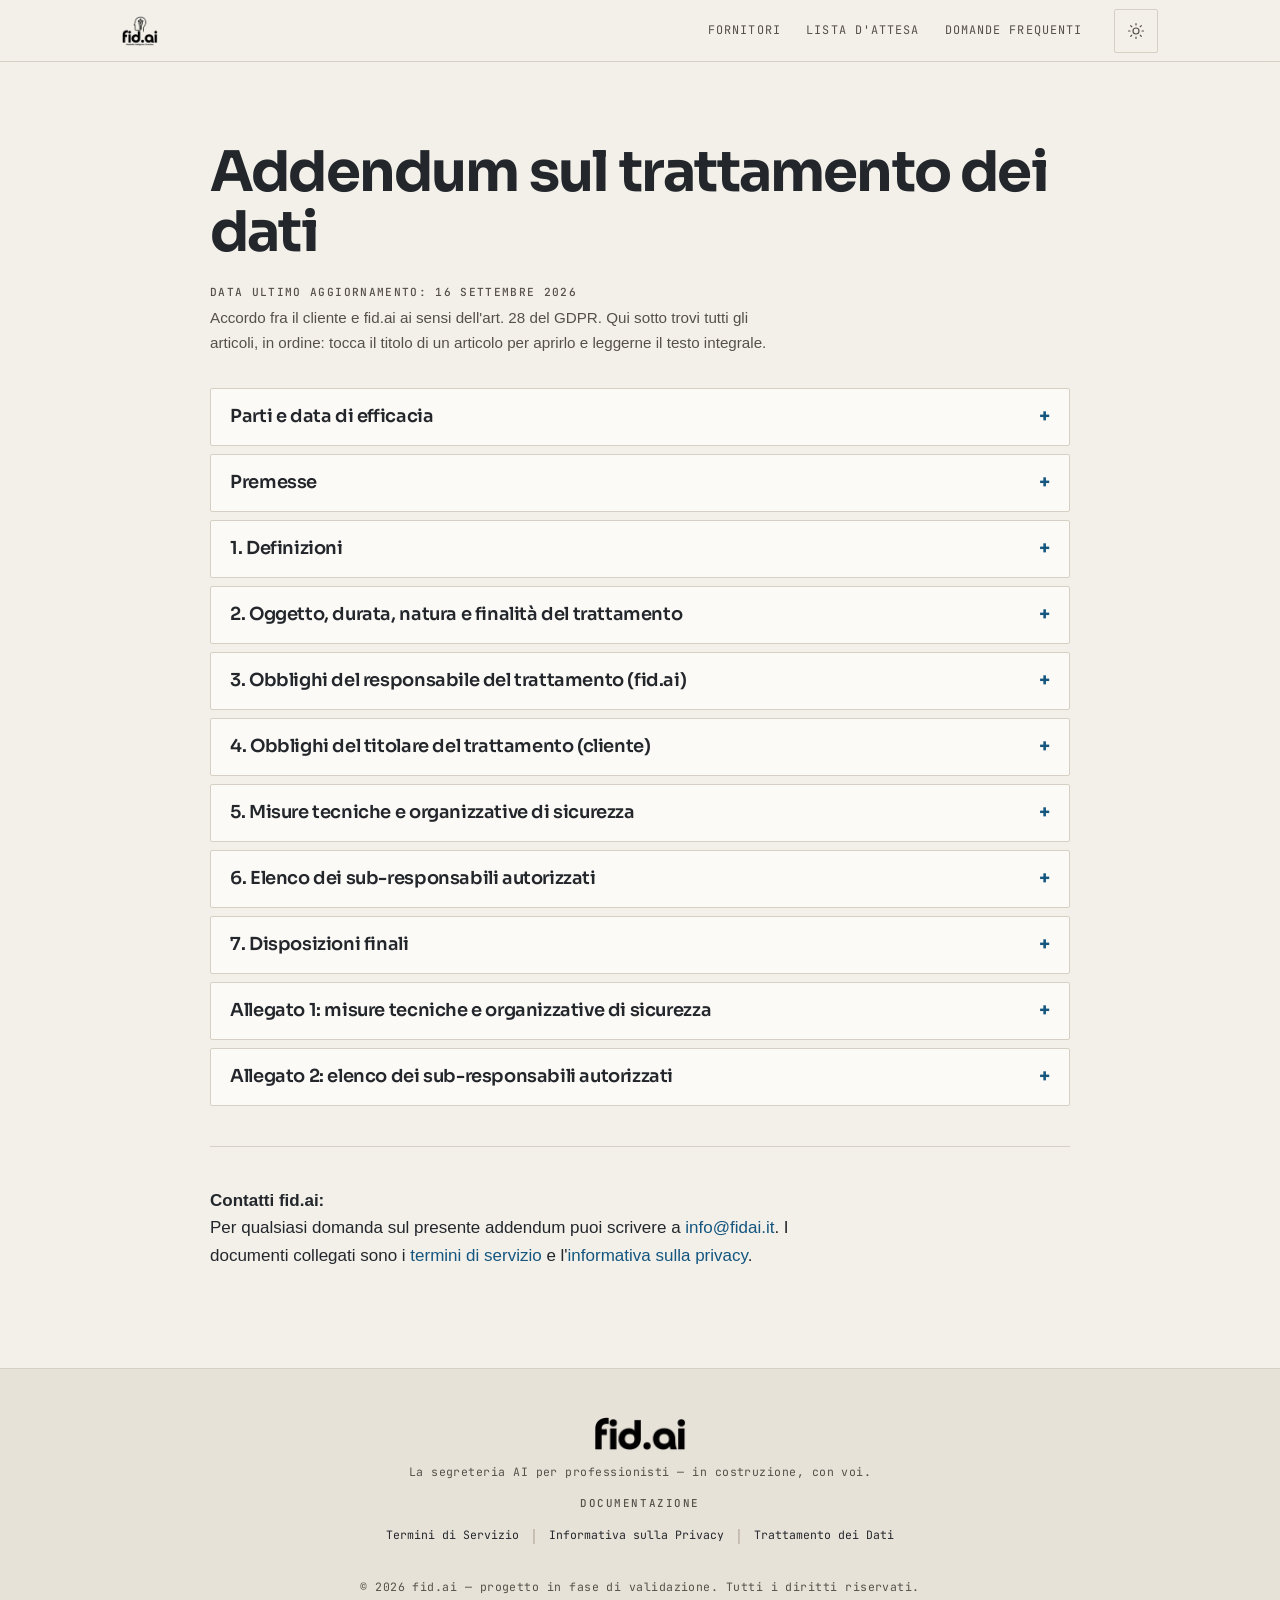
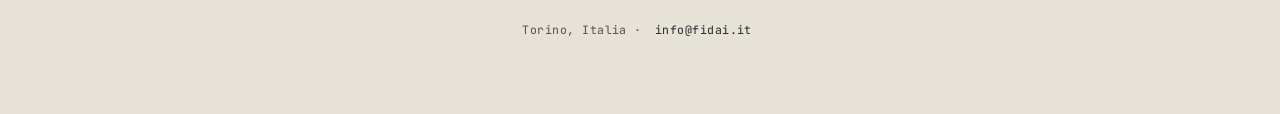
<file: legal/dpa.html>
<!DOCTYPE html>
<html lang="it">
<head>
    <meta charset="UTF-8">
    <meta name="viewport" content="width=device-width, initial-scale=1.0">
    <title>Addendum sul trattamento dei dati — fid.ai</title>
    <meta name="description" content="L'accordo fra il cliente e fid.ai sul trattamento dei dati dei suoi utenti finali (art. 28 GDPR): ruoli, istruzioni, misure di sicurezza, sub-responsabili e trasferimenti fuori dall'Unione Europea.">
    <link rel="canonical" href="https://fidai.it/legal/dpa.html">
    <meta name="robots" content="noindex, follow">

    <!-- Anteprima quando la pagina viene condivisa (WhatsApp, LinkedIn, X…).
         Immagine fatta apposta, 1200×630: logo e titolo della home (giro 24). -->
    <meta property="og:type" content="website">
    <meta property="og:site_name" content="fid.ai">
    <meta property="og:locale" content="it_IT">
    <meta property="og:url" content="https://fidai.it/legal/dpa.html">
    <meta property="og:title" content="Addendum sul trattamento dei dati — fid.ai">
    <meta property="og:description" content="L'accordo fra il cliente e fid.ai sul trattamento dei dati dei suoi utenti finali (art. 28 GDPR): ruoli, istruzioni, misure di sicurezza, sub-responsabili e trasferimenti fuori dall'Unione Europea.">
    <meta property="og:image" content="https://fidai.it/images/anteprima-social.png">
    <meta property="og:image:width" content="1200">
    <meta property="og:image:height" content="630">
    <meta property="og:image:alt" content="fid.ai — La tua segreteria AI: lavora per te, ma solo con la tua approvazione">
    <meta name="twitter:card" content="summary_large_image">
    <meta name="twitter:title" content="Addendum sul trattamento dei dati — fid.ai">
    <meta name="twitter:description" content="L'accordo fra il cliente e fid.ai sul trattamento dei dati dei suoi utenti finali (art. 28 GDPR): ruoli, istruzioni, misure di sicurezza, sub-responsabili e trasferimenti fuori dall'Unione Europea.">
    <meta name="twitter:image" content="https://fidai.it/images/anteprima-social.png">
    <link rel="icon" href="../images/favicon.png" type="image/png">
    <link rel="apple-touch-icon" href="../images/apple-touch-icon.png">
    <meta name="theme-color" content="#F3F0EA" media="(prefers-color-scheme: light)">
    <meta name="theme-color" content="#141920" media="(prefers-color-scheme: dark)">


    <!-- Caratteri: Sora per i titoli e JetBrains Mono per etichette, numeri e
         comandi, ospitati qui in fonts/ e dichiarati in css/style.css: nessuna
         richiesta a Google o ad altri. Il corpo del testo usa il carattere di sistema. -->
    <link rel="preload" href="../fonts/sora-latin.woff2" as="font" type="font/woff2" crossorigin>

    <!-- Foglio di stile unico: nessuna libreria esterna, nessun tracker. -->
    <link rel="stylesheet" href="../css/style.css">

    <!-- Il tema si decide PRIMA del disegno, altrimenti si vede il lampo chiaro:
         vince la scelta salvata, altrimenti la preferenza del sistema. -->
    <script>
      (function () {
        try {
          var t = localStorage.getItem('fidai:theme');
          if (t !== 'dark' && t !== 'light') {
            t = window.matchMedia('(prefers-color-scheme: dark)').matches ? 'dark' : 'light';
          }
          document.documentElement.setAttribute('data-theme', t);
        } catch (e) {
          document.documentElement.setAttribute('data-theme', 'light');
        }
        /* Comparsa allo scorrimento: la classe la mette JavaScript, e solo se
           il browser sa osservare lo scorrimento e non e' stato chiesto meno
           movimento. Senza di essa nulla e' nascosto: la pagina si legge
           intera anche con JavaScript spento. */
        try {
          if ('IntersectionObserver' in window
              && !window.matchMedia('(prefers-reduced-motion: reduce)').matches) {
            document.documentElement.classList.add('rv');
          }
        } catch (e) { /* niente */ }
      })();
    </script>
</head>
<body>

    <!-- Testata: essenziale, in monospace piccolo. Il logo resta quello di sempre. -->
    <nav class="navbar" id="mainNavbar">
        <div class="container">
            <a class="navbar-brand nav-logo" href="../index.html#hero">
                <img src="../images/logo-intero.png" alt="fid.ai — torna alla home" class="navbar-logo-img" width="169" height="140">
            </a>
            <div class="navbar-collapse" id="navbarNavContent">
                <ul class="navbar-nav">
                    <li class="nav-item"><a class="nav-link" href="../resources/partner.html">Fornitori</a></li>
                    <li class="nav-item"><a class="nav-link" href="../lista-attesa.html">Lista d'attesa</a></li>
                    <li class="nav-item"><a class="nav-link" href="../resources/faq.html">Domande frequenti</a></li>
                </ul>
            </div>
            <div class="navbar-actions">
                <button class="theme-toggle" id="themeToggle" type="button" aria-label="Cambia tema chiaro o scuro">
                    <svg class="icon icon-sun" viewBox="0 0 24 24" aria-hidden="true"><circle cx="12" cy="12" r="4"/><path d="M12 2v2M12 20v2M4.9 4.9l1.4 1.4M17.7 17.7l1.4 1.4M2 12h2M20 12h2M4.9 19.1l1.4-1.4M17.7 6.3l1.4-1.4"/></svg>
                    <svg class="icon icon-moon" viewBox="0 0 24 24" aria-hidden="true"><path d="M20 14.5A8.5 8.5 0 0 1 9.5 4a8.5 8.5 0 1 0 10.5 10.5z"/></svg>
                </button>
                <button class="navbar-toggler" type="button" aria-controls="navbarNavContent" aria-expanded="false" aria-label="Apri il menu">
                    <svg class="icon" viewBox="0 0 24 24" aria-hidden="true"><path d="M4 7h16M4 12h16M4 17h16"/></svg>
                </button>
            </div>
        </div>
    </nav>

    <!-- Document Content Section -->
    <section class="page-container">
        <div class="container">
            <article class="document-content">
                <h1 data-reveal="lines">Addendum sul trattamento dei dati</h1>
                <p class="document-date" data-reveal="type">Data ultimo aggiornamento: 16 Settembre 2026</p>
                <p class="document-hint" data-reveal="up">Accordo fra il cliente e fid.ai ai sensi dell'art. 28 del GDPR. Qui sotto trovi tutti gli articoli, in ordine: tocca il titolo di un articolo per aprirlo e leggerne il testo integrale.</p>

                <div class="legal-sections" data-reveal="cascade">

                <details class="legal-section">
                    <summary><h2 id="dpa-parti-data">Parti e data di efficacia</h2></summary>
                    <div class="legal-section-body">
                        <p>Il presente addendum sul trattamento dei dati ("addendum") è stipulato tra:</p>
                        <p><strong>Il cliente</strong> (come definito nei <a href="termini-di-servizio.html">termini di servizio</a> di fid.ai), di seguito il "titolare del trattamento" o "controller";</p>
                        <p>e</p>
                        <p><strong>il progetto fid.ai</strong> (di seguito "fid.ai", il "responsabile del trattamento" o "processor") — progetto in fase di validazione offerto da una <strong>persona fisica</strong>, non da una società: il titolare è <strong>Luca Bertaggia</strong>, a Torino (Italia). Il pilota è gratuito e non è ancora stata aperta una partita IVA: sarà indicata qui quando l'attività sarà avviata. Contatto per le comunicazioni formali: <a href="mailto:info@fidai.it">info@fidai.it</a>.</p>
                        <p>Il titolare del trattamento e il responsabile del trattamento sono di seguito denominati congiuntamente le "parti" e singolarmente la "parte".</p>
                        <p><strong>Data di efficacia:</strong> il presente addendum entra in vigore alla data in cui il cliente accetta i <a href="termini-di-servizio.html">termini di servizio</a> di fid.ai ("contratto principale") o, se successiva, alla data in cui il cliente inizia a utilizzare i servizi che comportano il trattamento di dati personali dei suoi utenti finali.</p>
                    </div>
                </details>

                <details class="legal-section">
                    <summary><h2 id="dpa-premesse">Premesse</h2></summary>
                    <div class="legal-section-body">
                        <ol type="A">
                            <li>Il titolare del trattamento ha accettato i termini di servizio di fid.ai ("contratto principale") per l'utilizzo della piattaforma di <strong>segreteria AI</strong> ("servizio principale" o "piattaforma"), che gli consente di gestire con il proprio numero WhatsApp le comunicazioni con i propri utenti finali ("interessati") e, se lo desidera, gli appuntamenti sulla propria agenda Google Calendar.</li>
                            <li>Il cliente utilizza un proprio account e un proprio numero WhatsApp: fid.ai non è un rivenditore né un Business Solution Provider di WhatsApp e non stipula alcun contratto con Meta per conto del cliente.</li>
                            <li>Nell'ambito della fornitura del servizio principale, fid.ai tratta dati personali per conto del titolare del trattamento.</li>
                            <li>Il presente addendum ha lo scopo di garantire che tale trattamento avvenga in conformità con le leggi applicabili sulla protezione dei dati, in particolare con l'articolo 28 del Regolamento (UE) 2016/679 ("GDPR").</li>
                            <li>Il presente addendum è parte integrante e sostanziale del contratto principale. In caso di conflitto fra le disposizioni del presente addendum e quelle del contratto principale in materia di trattamento dei dati personali, prevalgono quelle del presente addendum.</li>
                        </ol>
                        <p>Le parti convengono quanto segue.</p>
                    </div>
                </details>

                <details class="legal-section">
                    <summary><h2 id="dpa-definizioni">1. Definizioni</h2></summary>
                    <div class="legal-section-body">
                        <p>1.1. I termini utilizzati nel presente addendum hanno il significato loro attribuito nel GDPR, salvo ove diversamente specificato. In particolare:</p>
                        <ul>
                            <li><strong>"Dati personali":</strong> qualsiasi informazione riguardante una persona fisica identificata o identificabile ("interessato"); si considera identificabile la persona fisica che può essere identificata, direttamente o indirettamente, con particolare riferimento a un identificativo come il nome, un numero di identificazione, dati relativi all'ubicazione, un identificativo online o a uno o più elementi caratteristici della sua identità fisica, fisiologica, genetica, psichica, economica, culturale o sociale. Ai fini del presente addendum, i dati personali sono quelli degli utenti finali del titolare del trattamento.</li>
                            <li><strong>"Trattamento":</strong> qualsiasi operazione o insieme di operazioni, compiute con o senza l'ausilio di processi automatizzati e applicate a dati personali o insiemi di dati personali, come la raccolta, la registrazione, l'organizzazione, la strutturazione, la conservazione, l'adattamento o la modifica, l'estrazione, la consultazione, l'uso, la comunicazione mediante trasmissione, la limitazione, la cancellazione o la distruzione.</li>
                            <li><strong>"Titolare del trattamento" (o "controller"):</strong> la persona fisica o giuridica che, singolarmente o insieme ad altri, determina le finalità e i mezzi del trattamento di dati personali; in questo caso, il cliente di fid.ai.</li>
                            <li><strong>"Responsabile del trattamento" (o "processor"):</strong> la persona fisica o giuridica che tratta dati personali per conto del titolare del trattamento; in questo caso, fid.ai.</li>
                            <li><strong>"Sub-responsabile del trattamento" (o "sub-processor"):</strong> il soggetto terzo di cui il responsabile del trattamento si avvale per specifiche attività di trattamento per conto del titolare. I sub-responsabili di fid.ai sono elencati nell'<a href="#dpa-allegato2">Allegato 2</a>.</li>
                            <li><strong>"Violazione dei dati personali" (o "data breach"):</strong> la violazione di sicurezza che comporta accidentalmente o in modo illecito la distruzione, la perdita, la modifica, la divulgazione non autorizzata o l'accesso ai dati personali trasmessi, conservati o comunque trattati.</li>
                            <li><strong>"Leggi applicabili sulla protezione dei dati":</strong> tutte le leggi e i regolamenti applicabili in materia di protezione dei dati e riservatezza, compresi il GDPR e la normativa nazionale di attuazione.</li>
                            <li><strong>"Misure tecniche e organizzative adeguate":</strong> le misure volte a garantire un livello di sicurezza adeguato al rischio del trattamento, come previsto dall'art. 32 del GDPR e descritte nell'<a href="#dpa-allegato1">Allegato 1</a>.</li>
                        </ul>
                        <p>1.2. Gli altri termini non definiti nel presente addendum hanno il significato loro attribuito nel contratto principale.</p>
                    </div>
                </details>

                <details class="legal-section">
                    <summary><h2 id="dpa-dettagli-trattamento">2. Oggetto, durata, natura e finalità del trattamento</h2></summary>
                    <div class="legal-section-body">
                        <h3 id="dpa-2-1">2.1. Oggetto</h3>
                        <p>La fornitura del servizio principale da parte di fid.ai al titolare del trattamento, che comporta il trattamento dei dati personali degli interessati del titolare per consentire le comunicazioni via WhatsApp e la gestione degli appuntamenti.</p>
                        <h3 id="dpa-2-2">2.2. Durata</h3>
                        <p>Il trattamento dura quanto il contratto principale, salvo diversa istruzione scritta del titolare del trattamento od obblighi di conservazione imposti dalla legge.</p>
                        <h3 id="dpa-2-3">2.3. Natura del trattamento</h3>
                        <p>Le operazioni comprendono la ricezione, la trasmissione, la conservazione, la visualizzazione, l'organizzazione, la trascrizione dei messaggi vocali, l'elaborazione automatica necessaria a preparare le bozze di risposta e la cancellazione dei messaggi e dei relativi metadati. La trascrizione dei messaggi vocali avviene <strong>sul server europeo di fid.ai</strong>: l'audio non è inviato a servizi esterni di riconoscimento vocale.</p>
                        <h3 id="dpa-2-4">2.4. Finalità</h3>
                        <p>Il trattamento è effettuato al solo scopo di:</p>
                        <ol type="a">
                            <li>eseguire le istruzioni documentate del titolare del trattamento, come specificato nel contratto principale e nel presente addendum;</li>
                            <li>consentire al titolare del trattamento di ricevere, gestire e inviare le comunicazioni WhatsApp con i propri interessati attraverso la piattaforma;</li>
                            <li>gestire gli appuntamenti sull'agenda del titolare, se questi ha collegato Google Calendar;</li>
                            <li>fornire le funzioni della piattaforma comprese nel piano scelto dal titolare del trattamento.</li>
                        </ol>
                        <p>I dati personali degli interessati <strong>non sono utilizzati per addestrare modelli di intelligenza artificiale</strong>, né da fid.ai né dai suoi sub-responsabili.</p>
                        <h3 id="dpa-2-5">2.5. Tipi di dati personali trattati</h3>
                        <ol type="a">
                            <li>Numeri di telefono degli interessati.</li>
                            <li>Identificativi WhatsApp (per esempio il WhatsApp ID) e nome del profilo, se visibile.</li>
                            <li>Contenuto dei messaggi scambiati fra il titolare del trattamento e i suoi interessati (testo, immagini, video, audio, documenti, a seconda di quanto trasmesso) e trascrizione dei messaggi vocali.</li>
                            <li>Metadati dei messaggi: data, ora, stato di consegna, tipo di messaggio.</li>
                            <li>Dati degli appuntamenti presenti sull'agenda collegata: titolo, data, ora, durata, luogo, note e partecipanti.</li>
                            <li>Dati sull'adesione (opt-in) e sulla revoca (opt-out) degli interessati, se registrati tramite la piattaforma su istruzione del titolare del trattamento.</li>
                            <li>Qualsiasi altro dato personale che il titolare del trattamento sceglie di far transitare o memorizzare sulla piattaforma in relazione alle comunicazioni con i propri interessati.</li>
                        </ol>
                        <p>La piattaforma non è concepita per il trattamento sistematico di categorie particolari di dati personali (art. 9 GDPR). Se, per la natura della sua attività, il titolare del trattamento prevede di riceverne, deve valutarne la liceità e adottare le cautele necessarie: resta lui a deciderne finalità e mezzi.</p>
                        <h3 id="dpa-2-6">2.6. Categorie di interessati</h3>
                        <p>Gli interessati sono i clienti, i pazienti, i contatti di lavoro o qualsiasi altra persona fisica con cui il titolare del trattamento comunica utilizzando il servizio principale.</p>
                    </div>
                </details>

                <details class="legal-section">
                    <summary><h2 id="dpa-obblighi-responsabile">3. Obblighi del responsabile del trattamento (fid.ai)</h2></summary>
                    <div class="legal-section-body">
                        <p>fid.ai, in qualità di responsabile del trattamento, si impegna a quanto segue.</p>
                        <h3 id="dpa-3-1">3.1. Trattamento secondo le istruzioni</h3>
                        <p>Trattare i dati personali esclusivamente su istruzione documentata del titolare del trattamento — istruzione che si considera fornita attraverso il contratto principale, il presente addendum, la configurazione e l'uso della piattaforma e ogni altra istruzione scritta del titolare. fid.ai informa immediatamente il titolare qualora, a suo parere, un'istruzione violi il GDPR o altre disposizioni sulla protezione dei dati.</p>
                        <h3 id="dpa-3-2">3.2. Riservatezza</h3>
                        <p>Garantire che le persone autorizzate al trattamento — il titolare del progetto e gli eventuali collaboratori — si siano impegnate alla riservatezza o siano soggette a un adeguato obbligo legale di riservatezza. L'accesso ai dati degli interessati è limitato ai casi previsti dalla sezione 3.11.</p>
                        <h3 id="dpa-3-3">3.3. Misure di sicurezza (art. 32 GDPR)</h3>
                        <p>Adottare e mantenere misure tecniche e organizzative adeguate a garantire un livello di sicurezza proporzionato al rischio, tenendo conto dello stato dell'arte, dei costi di attuazione, della natura, dell'oggetto, del contesto e delle finalità del trattamento, nonché del rischio per i diritti e le libertà delle persone fisiche. Le misure sono descritte nell'<a href="#dpa-allegato1">Allegato 1 ("Misure tecniche e organizzative di sicurezza")</a>.</p>
                        <h3 id="dpa-3-4">3.4. Ricorso a sub-responsabili (artt. 28.2 e 28.4 GDPR)</h3>
                        <ol type="a">
                            <li><strong>Autorizzazione generale:</strong> accettando il presente addendum, il titolare del trattamento autorizza fid.ai a ricorrere a sub-responsabili per l'erogazione del servizio principale.</li>
                            <li><strong>Elenco:</strong> fid.ai mantiene aggiornato l'elenco dei sub-responsabili nell'<a href="#dpa-allegato2">Allegato 2 ("Elenco dei sub-responsabili autorizzati")</a>. Oggi sono tre: OVHcloud per l'hosting, OpenRouter per l'instradamento del testo verso i modelli linguistici e Google per i modelli linguistici Gemini, per la copia cifrata dei backup e, soltanto se il cliente collega la propria agenda, per l'accesso a Google Calendar.</li>
                            <li><strong>Obblighi contrattuali:</strong> fid.ai stipula con ciascun sub-responsabile un accordo scritto che impone obblighi di protezione dei dati non meno rigorosi di quelli previsti dal presente addendum.</li>
                            <li><strong>Notifica e diritto di obiezione:</strong> fid.ai informa il titolare del trattamento di ogni aggiunta o sostituzione di sub-responsabili con almeno 14 giorni di preavviso; entro lo stesso termine il titolare può opporsi. In caso di obiezione motivata e persistente, e se non è possibile una soluzione alternativa, il titolare può recedere dal contratto principale limitatamente ai servizi interessati.</li>
                            <li><strong>Responsabilità:</strong> fid.ai resta pienamente responsabile nei confronti del titolare del trattamento per l'operato dei propri sub-responsabili.</li>
                        </ol>
                        <h3 id="dpa-3-5">3.5. Diritti degli interessati</h3>
                        <p>Assistere il titolare del trattamento, per quanto possibile e con misure tecniche e organizzative adeguate, nel dare seguito alle richieste degli interessati che esercitano i diritti previsti dal Capo III del GDPR.</p>
                        <h3 id="dpa-3-6">3.6. Assistenza al titolare del trattamento (artt. 32-36 GDPR)</h3>
                        <p>Assistere il titolare del trattamento nel rispetto degli obblighi previsti dagli articoli da 32 a 36 del GDPR: sicurezza del trattamento, notifica delle violazioni, valutazione d'impatto e consultazione preventiva.</p>
                        <h3 id="dpa-3-7">3.7. Cancellazione o restituzione dei dati</h3>
                        <p>Al termine della prestazione dei servizi, e su scelta del titolare del trattamento da comunicare entro 30 giorni, fid.ai cancella o restituisce tutti i dati personali e cancella le copie esistenti, salvo obblighi di legge. In assenza di indicazioni, fid.ai procede alla cancellazione dai sistemi attivi <strong>entro 30 giorni</strong> dalla cessazione del contratto. I dati restano ancora per un periodo limitato nelle copie di backup cifrate, che vengono sovrascritte nel normale ciclo di rotazione e non sono utilizzate per nessun'altra finalità.</p>
                        <h3 id="dpa-3-8">3.8. Informazioni e verifiche (art. 28.3.h GDPR)</h3>
                        <p>Mettere a disposizione del titolare del trattamento tutte le informazioni necessarie a dimostrare il rispetto degli obblighi del presente addendum e consentire e contribuire alle verifiche, su richiesta scritta, non più di una volta all'anno salvo il caso di una violazione dei dati, e a spese del titolare.</p>
                        <h3 id="dpa-3-9">3.9. Trasferimenti fuori dallo Spazio Economico Europeo</h3>
                        <p>I dati personali sono conservati su server situati in <strong>Francia</strong>, nell'Unione Europea. fid.ai non trasferisce dati personali fuori dallo Spazio Economico Europeo senza le garanzie previste dal Capo V del GDPR. Il ricorso a sub-responsabili con sede anche negli Stati Uniti — OpenRouter e Google per i modelli linguistici, Google anche per il Calendar e per la copia cifrata dei backup — può comportare trasferimenti verso quel Paese: per essi fid.ai si avvale dell'EU-U.S. Data Privacy Framework e delle clausole contrattuali standard della Commissione Europea, come indicato nell'<a href="#dpa-allegato2">Allegato 2</a>.</p>
                        <h3 id="dpa-3-10">3.10. Notifica delle violazioni dei dati personali</h3>
                        <p>In caso di violazione dei dati personali, fid.ai informa il titolare del trattamento <strong>senza ingiustificato ritardo e comunque entro 48 ore</strong> dal momento in cui ne è venuto a conoscenza, fornendo le informazioni ragionevolmente disponibili — natura della violazione, categorie e numero approssimativo di interessati e di dati coinvolti, probabili conseguenze, misure adottate — e collaborando agli adempimenti di notifica che spettano al titolare ai sensi degli artt. 33 e 34 del GDPR.</p>
                        <h3 id="dpa-3-11">3.11. Accesso umano ai dati</h3>
                        <p>Il trattamento è automatico. Nessuna persona legge le conversazioni o gli appuntamenti degli interessati, salvo due casi: quando il titolare del trattamento chiede assistenza e autorizza la lettura, e quando è necessario indagare su un problema di sicurezza o adempiere a un obbligo di legge. Ogni accesso di questo tipo è registrato.</p>
                    </div>
                </details>

                <details class="legal-section">
                    <summary><h2 id="dpa-obblighi-titolare">4. Obblighi del titolare del trattamento (cliente)</h2></summary>
                    <div class="legal-section-body">
                        <p>Il titolare del trattamento si impegna a quanto segue.</p>
                        <h3 id="dpa-4-1">4.1. Liceità del trattamento e delle istruzioni</h3>
                        <p>Garantire che il trattamento dei dati personali e le istruzioni impartite a fid.ai siano leciti e conformi alle leggi applicabili, compresa l'esistenza di una valida base giuridica per contattare i propri interessati su WhatsApp.</p>
                        <h3 id="dpa-4-2">4.2. Accuratezza e qualità dei dati</h3>
                        <p>Rispondere dell'esattezza, della qualità e della liceità dei dati personali che fa transitare sulla piattaforma.</p>
                        <h3 id="dpa-4-3">4.3. Informativa agli interessati</h3>
                        <p>Fornire ai propri interessati le informazioni previste dagli artt. 13 e 14 del GDPR sul trattamento dei loro dati, compreso il fatto che le risposte sono preparate da un assistente automatico.</p>
                        <h3 id="dpa-4-4">4.4. Gestione delle richieste degli interessati</h3>
                        <p>Gestire in prima persona le richieste con cui gli interessati esercitano i propri diritti, avvalendosi dell'assistenza di fid.ai prevista dalla sezione 3.5.</p>
                        <h3 id="dpa-4-5">4.5. Notifica di requisiti specifici</h3>
                        <p>Informare fid.ai di eventuali requisiti particolari del trattamento derivanti dalla propria attività o dalla normativa di settore.</p>
                        <h3 id="dpa-4-6">4.6. Rispetto delle condizioni dei servizi terzi</h3>
                        <p>Garantire che l'uso del proprio account WhatsApp tramite la piattaforma sia conforme alle condizioni d'uso di WhatsApp e, se collega l'agenda, a quelle di Google.</p>
                        <h3 id="dpa-4-7">4.7. Risposte automatiche</h3>
                        <p>Se attiva la modalità di risposta automatica, disattivata all'attivazione del servizio, il titolare del trattamento accetta che le risposte siano inviate in suo nome senza conferma preventiva e se ne assume la responsabilità, come previsto dalla sezione 2.2 dei <a href="termini-di-servizio.html">termini di servizio</a>.</p>
                    </div>
                </details>

                <details class="legal-section">
                    <summary><h2 id="dpa-misure-sicurezza">5. Misure tecniche e organizzative di sicurezza</h2></summary>
                    <div class="legal-section-body">
                        <p>Le misure tecniche e organizzative adottate da fid.ai per proteggere i dati personali sono descritte nell'<a href="#dpa-allegato1">Allegato 1</a> al presente addendum. fid.ai può aggiornarle, purché il livello complessivo di sicurezza non venga ridotto.</p>
                    </div>
                </details>

                <details class="legal-section">
                    <summary><h2 id="dpa-elenco-subprocessor">6. Elenco dei sub-responsabili autorizzati</h2></summary>
                    <div class="legal-section-body">
                        <p>L'elenco dei sub-responsabili autorizzati è nell'<a href="#dpa-allegato2">Allegato 2</a> al presente addendum e indica, per ciascuno, il nome, il servizio fornito, il Paese in cui il trattamento avviene prevalentemente e il meccanismo di trasferimento applicato quando il Paese è fuori dallo Spazio Economico Europeo.</p>
                    </div>
                </details>

                <details class="legal-section">
                    <summary><h2 id="dpa-disposizioni-finali">7. Disposizioni finali</h2></summary>
                    <div class="legal-section-body">
                        <h3 id="dpa-7-1">7.1. Legge applicabile e foro competente</h3>
                        <p>Il presente addendum è disciplinato dalla legge italiana. Per ogni controversia è competente in via esclusiva il Foro di Torino.</p>
                        <h3 id="dpa-7-2">7.2. Prevalenza</h3>
                        <p>In caso di conflitto fra il presente addendum e il contratto principale in materia di dati personali, prevale il presente addendum.</p>
                        <h3 id="dpa-7-3">7.3. Modifiche</h3>
                        <p>fid.ai può modificare il presente addendum per adeguarlo alla normativa o ai fornitori effettivamente utilizzati. Le modifiche sostanziali sono comunicate con preavviso ragionevole; l'uso continuato dei servizi dopo l'entrata in vigore vale come accettazione.</p>
                        <h3 id="dpa-7-4">7.4. Accordo integrale</h3>
                        <p>Il presente addendum, i suoi allegati e il contratto principale costituiscono l'intero accordo fra le parti sul trattamento dei dati personali.</p>
                        <h3 id="dpa-7-5">7.5. Separabilità</h3>
                        <p>Se una clausola è invalida o inapplicabile, le altre restano efficaci e la clausola invalida è sostituita da una valida che ne rispetti il più possibile l'intento.</p>
                    </div>
                </details>

                <details class="legal-section">
                    <summary><h2 id="dpa-allegato1">Allegato 1: misure tecniche e organizzative di sicurezza</h2></summary>
                    <div class="legal-section-body">
                        <p>fid.ai adotta le misure descritte qui sotto per garantire un livello di sicurezza adeguato al rischio, in conformità all'art. 32 del GDPR. L'elenco descrive le misure <strong>effettivamente in atto</strong>; è aggiornato ogni volta che cambiano, e in ogni caso il livello complessivo di sicurezza non viene ridotto.</p>
                        <h3 id="dpa-all1-a">A. Cifratura e pseudonimizzazione</h3>
                        <ul>
                            <li><strong>Dati in transito:</strong> tutte le comunicazioni fra il cliente e la piattaforma, e fra la piattaforma e i servizi terzi elencati nell'Allegato 2, avvengono su canali cifrati (HTTPS con TLS 1.2 o superiore), con certificati rinnovati automaticamente.</li>
                            <li><strong>Dati a riposo:</strong> le credenziali di accesso sono conservate in forma cifrata e non reversibile; i token rilasciati da Google per l'accesso all'agenda e gli altri segreti applicativi sono conservati cifrati in un archivio ad accesso riservato. Le copie di backup del database, dei segreti e delle sessioni sono <strong>cifrate</strong> prima di lasciare il server.</li>
                            <li><strong>Pseudonimizzazione:</strong> dove è possibile, i dati usati per diagnosi, statistiche e sviluppo sono aggregati o privati degli identificativi diretti. Gli indirizzi IP raccolti dai moduli del sito non sono conservati in chiaro.</li>
                        </ul>
                        <h3 id="dpa-all1-b">B. Riservatezza, integrità, disponibilità e resilienza</h3>
                        <ul>
                            <li><strong>Autenticazione:</strong> l'accesso ai sistemi di gestione e al database è protetto da credenziali personali e, per l'accesso amministrativo, da <strong>autenticazione a più fattori</strong>. Le regole sulle password impongono lunghezza e complessità adeguate.</li>
                            <li><strong>Autorizzazioni:</strong> vale il principio del privilegio minimo. L'applicazione accede al database con un'utenza dedicata e non privilegiata; l'accesso ai dati personali è limitato a chi ne ha effettiva necessità ed è periodicamente rivisto.</li>
                            <li><strong>Separazione degli ambienti:</strong> lo sviluppo e le prove avvengono su ambienti e basi di dati distinti da quelli di produzione; le prove non usano dati reali di interessati.</li>
                            <li><strong>Integrità:</strong> le operazioni che toccano più tabelle sono eseguite in transazione; le modifiche rilevanti sono registrate nei log applicativi.</li>
                            <li><strong>Disponibilità:</strong> la piattaforma è ospitata su infrastruttura OVHcloud e sorvegliata da controlli automatici che verificano periodicamente che il servizio risponda e riavviano i processi in caso di blocco.</li>
                        </ul>
                        <h3 id="dpa-all1-c">C. Ripristino della disponibilità e dell'accesso ai dati</h3>
                        <ul>
                            <li><strong>Backup:</strong> il backup dei dati è automatico e quotidiano, cifrato, con una <strong>copia conservata fuori dal server di produzione</strong>.</li>
                            <li><strong>Prove di ripristino:</strong> il ripristino da backup viene provato periodicamente su un ambiente separato, per verificare che le copie siano davvero utilizzabili e non soltanto presenti.</li>
                            <li><strong>Rotazione:</strong> le copie più vecchie sono sovrascritte secondo un ciclo definito, così che i dati cancellati non sopravvivano indefinitamente nei backup.</li>
                        </ul>
                        <h3 id="dpa-all1-d">D. Verifica periodica dell'efficacia delle misure</h3>
                        <ul>
                            <li><strong>Aggiornamenti e vulnerabilità:</strong> il sistema operativo e le librerie applicative sono tenuti aggiornati; le dipendenze sono controllate automaticamente alla ricerca di vulnerabilità note, che vengono corrette in base alla gravità.</li>
                            <li><strong>Controlli automatici sul codice:</strong> a ogni modifica del codice vengono eseguiti controlli statici e una verifica che impedisce di introdurre segreti o credenziali nel repository.</li>
                            <li><strong>Revisione:</strong> le misure descritte in questo allegato sono riesaminate almeno una volta l'anno e a ogni cambiamento rilevante dell'architettura o dei fornitori.</li>
                        </ul>
                        <h3 id="dpa-all1-e">E. Sicurezza fisica</h3>
                        <ul>
                            <li><strong>Data center:</strong> i server che ospitano la piattaforma si trovano nei data center di OVHcloud in <strong>Francia</strong>, nello Spazio Economico Europeo, protetti dalle misure di sicurezza fisica del fornitore (controllo degli accessi, videosorveglianza, alimentazione e raffreddamento ridondati).</li>
                            <li><strong>Postazioni di lavoro:</strong> i dispositivi da cui si amministra la piattaforma hanno il disco cifrato, il blocco automatico dello schermo e l'accesso protetto da credenziali personali.</li>
                        </ul>
                        <h3 id="dpa-all1-f">F. Sviluppo sicuro</h3>
                        <ul>
                            <li>Lo sviluppo segue i principi di "security by design" e "privacy by design": i dati raccolti sono limitati a quelli necessari e le funzioni che toccano dati personali nascono disattivate.</li>
                            <li>Le modifiche al percorso critico del servizio sono introdotte dietro interruttori che le tengono inattive finché non vengono accese di proposito.</li>
                            <li>Il codice è sottoposto a revisione, anche sugli aspetti di sicurezza, prima di essere messo in produzione.</li>
                        </ul>
                        <h3 id="dpa-all1-g">G. Registrazione e sorveglianza</h3>
                        <ul>
                            <li>Gli accessi e le operazioni rilevanti sono registrati e conservati per <strong>12 mesi</strong>, in linea con quanto indicato nell'<a href="informativa-privacy.html#priv-periodo-conservazione">informativa sulla privacy</a>.</li>
                            <li>Controlli automatici sorvegliano lo stato del servizio e segnalano per posta elettronica le anomalie, comprese quelle che riguardano l'invio dei messaggi.</li>
                        </ul>
                        <h3 id="dpa-all1-h">H. Gestione degli incidenti</h3>
                        <p>È in atto una procedura di gestione degli incidenti di sicurezza che prevede identificazione, contenimento, rimozione della causa, ripristino e riesame a posteriori, oltre alla notifica al titolare del trattamento prevista dalla sezione 3.10.</p>
                        <h3 id="dpa-all1-i">I. Persone autorizzate</h3>
                        <p>Le persone che possono accedere ai dati personali sono il titolare del progetto e gli eventuali collaboratori autorizzati, vincolati alla riservatezza e istruiti sul trattamento dei dati. L'elenco è tenuto aggiornato e rivisto quando cambia.</p>
                        <h3 id="dpa-all1-j">J. Selezione dei sub-responsabili</h3>
                        <p>Prima di affidare un trattamento a un nuovo sub-responsabile, fid.ai ne valuta le garanzie di sicurezza e di conformità e stipula con esso un accordo che impone obblighi di protezione dei dati non meno rigorosi di quelli del presente addendum.</p>
                    </div>
                </details>

                <details class="legal-section">
                    <summary><h2 id="dpa-allegato2">Allegato 2: elenco dei sub-responsabili autorizzati</h2></summary>
                    <div class="legal-section-body">
                        <p>Il titolare del trattamento autorizza fid.ai a ricorrere ai seguenti sub-responsabili (sezione 3.4.b). L'elenco è aggiornato al 15 Settembre 2026.</p>
                        <table class="table-dpa">
                            <caption class="visually-hidden">Sub-responsabili del trattamento autorizzati da fid.ai: nome, servizio, Paese e meccanismo di trasferimento</caption>
                            <thead>
                                <tr>
                                    <th scope="col">Nome del sub-responsabile</th>
                                    <th scope="col">Servizio fornito</th>
                                    <th scope="col">Paese di trattamento principale</th>
                                    <th scope="col">Meccanismo di trasferimento (se fuori dal SEE)</th>
                                </tr>
                            </thead>
                            <tbody>
                                <tr>
                                    <td data-label="Nome del sub-responsabile">OVH SAS (OVHcloud)</td>
                                    <td data-label="Servizio fornito">Hosting e infrastruttura server</td>
                                    <td data-label="Paese di trattamento principale">Francia (SEE)</td>
                                    <td data-label="Meccanismo di trasferimento">Non applicabile: i dati restano nel SEE</td>
                                </tr>
                                <tr>
                                    <td data-label="Nome del sub-responsabile">OpenRouter, Inc.</td>
                                    <td data-label="Servizio fornito">Instradamento del testo dei messaggi verso i modelli linguistici di Google (Gemini), per la preparazione delle bozze di risposta. I messaggi non sono usati per addestrare i modelli.</td>
                                    <td data-label="Paese di trattamento principale">Stati Uniti</td>
                                    <td data-label="Meccanismo di trasferimento">EU-U.S. Data Privacy Framework, clausole contrattuali standard</td>
                                </tr>
                                <tr>
                                    <td data-label="Nome del sub-responsabile">Google Ireland Limited / Google LLC</td>
                                    <td data-label="Servizio fornito">Modelli linguistici Gemini, raggiunti tramite OpenRouter o, se questo non è disponibile, direttamente; conservazione di una copia cifrata dei backup su Google Drive; Google Calendar API: lettura e scrittura degli appuntamenti sull'agenda del professionista, soltanto se il cliente la collega</td>
                                    <td data-label="Paese di trattamento principale">Irlanda, Stati Uniti</td>
                                    <td data-label="Meccanismo di trasferimento">EU-U.S. Data Privacy Framework, clausole contrattuali standard</td>
                                </tr>
                            </tbody>
                        </table>
                        <p>La trascrizione dei messaggi vocali avviene sul server di fid.ai e <strong>non coinvolge alcun sub-responsabile</strong>: non esiste un fornitore esterno di riconoscimento vocale.</p>
                        <p>fid.ai mantiene aggiornato questo elenco e informa il titolare del trattamento di ogni modifica secondo quanto previsto dalla sezione 3.4.d del presente addendum.</p>
                    </div>
                </details>

                </div><!-- /.legal-sections -->

                <hr class="document-rule">
                <p id="contatti-dpa"><strong>Contatti fid.ai:</strong><br>
                Per qualsiasi domanda sul presente addendum puoi scrivere a <a href="mailto:info@fidai.it">info@fidai.it</a>. I documenti collegati sono i <a href="termini-di-servizio.html">termini di servizio</a> e l'<a href="informativa-privacy.html">informativa sulla privacy</a>.</p>

            </article>
        </div>
    </section>

    <!-- Footer -->
    <footer class="footer-section text-center py-5">
        <div class="container">
            <div class="mb-3">
                <img src="../images/logo-nome-azienda.png" alt="fid.ai" class="footer-logo-img mb-2" loading="lazy" width="376" height="140">
                <p class="footer-tagline">La segreteria AI per professionisti &mdash; in costruzione, con voi.</p>
            </div>
            <div class="footer-legal-links mb-3">
                <h2 class="footer-subtitle">Documentazione</h2>
                <a href="../legal/termini-di-servizio.html" class="footer-link">Termini di Servizio</a>
                <span class="mx-1 footer-link-separator" aria-hidden="true">|</span>
                <a href="../legal/informativa-privacy.html" class="footer-link">Informativa sulla Privacy</a>
                <span class="mx-1 footer-link-separator" aria-hidden="true">|</span>
                <a href="../legal/dpa.html" class="footer-link">Trattamento dei Dati</a>
            </div>
            <p class="footer-copyright">
                &copy; <span id="currentYear"></span> fid.ai &mdash; progetto in fase di validazione. Tutti i diritti riservati.
            </p>
            <p class="footer-address">Torino, Italia &middot; <a href="mailto:info@fidai.it" class="footer-link">info@fidai.it</a></p>
        </div>
    </footer>

    <script src="../js/script.js"></script>
</body>
</html>
</file>
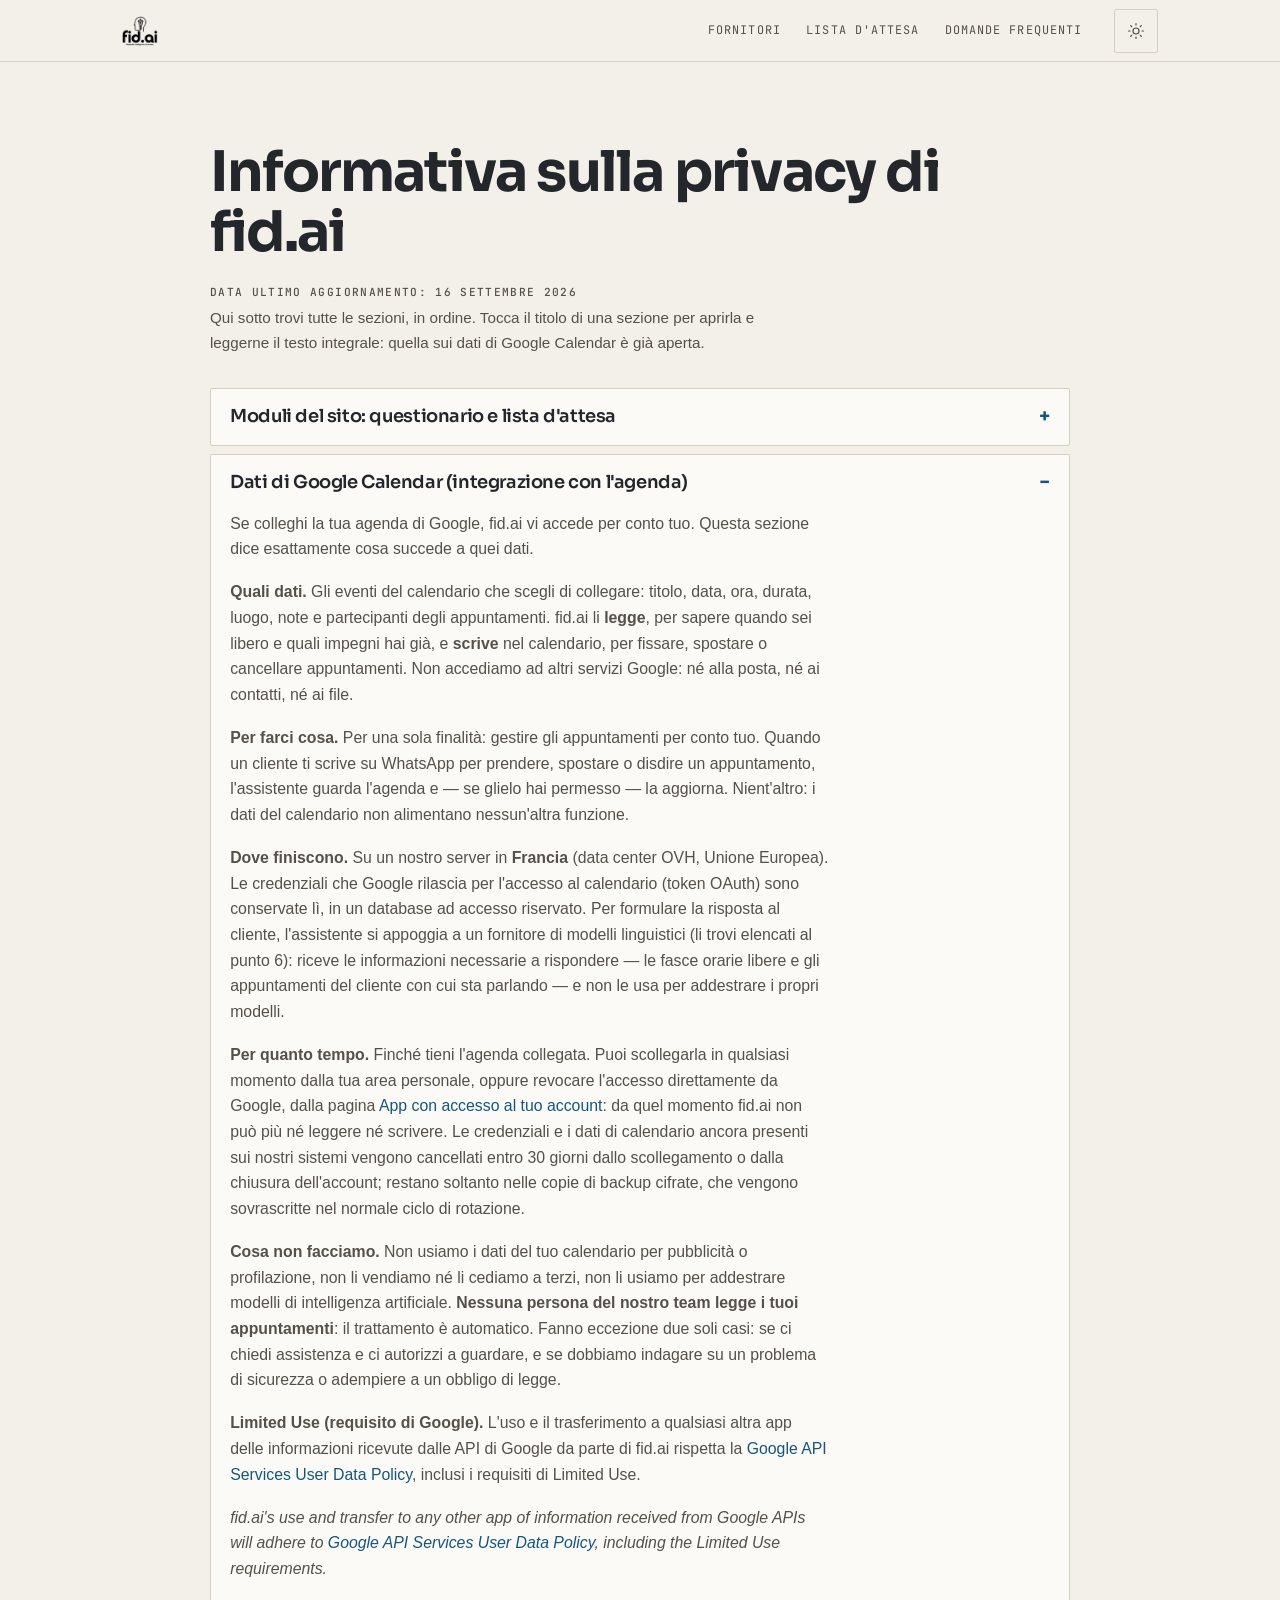
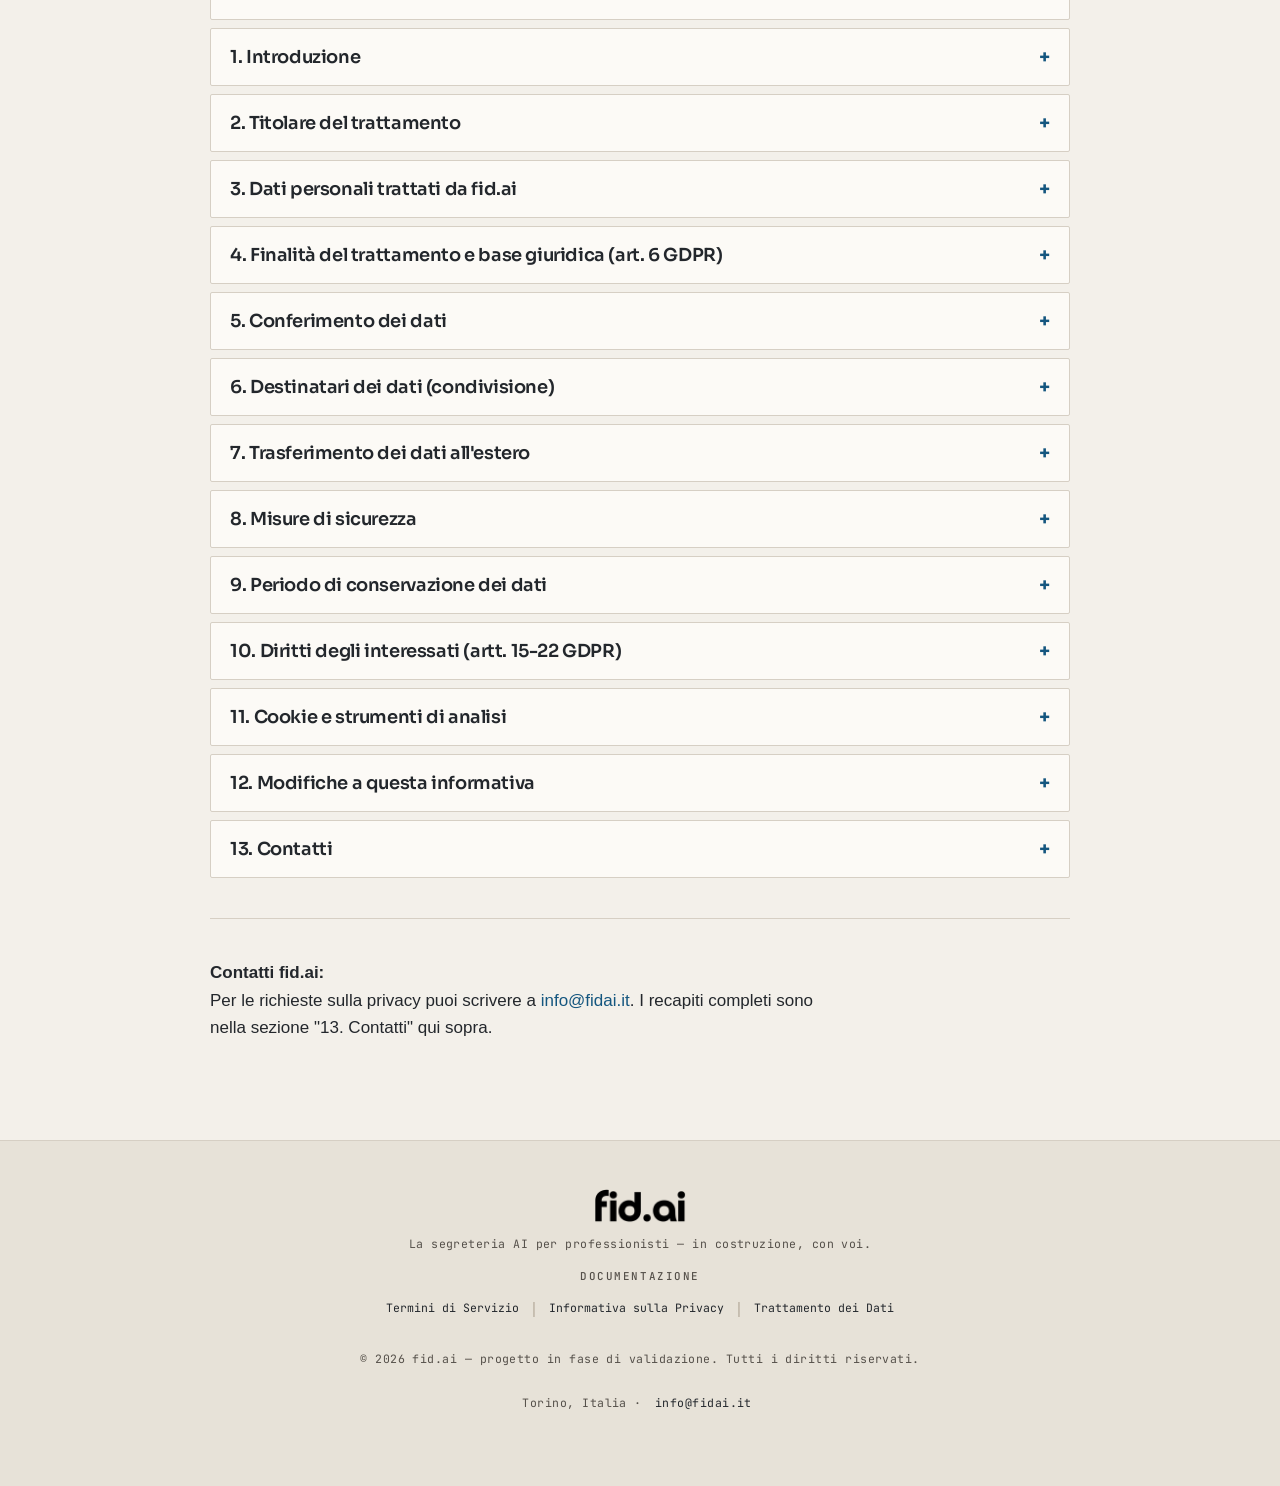
<file: legal/informativa-privacy.html>
<!DOCTYPE html>
<html lang="it">
<head>
    <meta charset="UTF-8">
    <meta name="viewport" content="width=device-width, initial-scale=1.0">
    <title>Informativa sulla privacy — fid.ai</title>
    <meta name="description" content="Come fid.ai tratta i dati personali: moduli del sito, dati di Google Calendar (uso limitato secondo la Google API Services User Data Policy), fornitori, tempi di conservazione e diritti dell'interessato.">
    <link rel="canonical" href="https://fidai.it/legal/informativa-privacy.html">

    <!-- Anteprima quando la pagina viene condivisa (WhatsApp, LinkedIn, X…).
         Immagine fatta apposta, 1200×630: logo e titolo della home (giro 24). -->
    <meta property="og:type" content="website">
    <meta property="og:site_name" content="fid.ai">
    <meta property="og:locale" content="it_IT">
    <meta property="og:url" content="https://fidai.it/legal/informativa-privacy.html">
    <meta property="og:title" content="Informativa sulla privacy — fid.ai">
    <meta property="og:description" content="Come fid.ai tratta i dati personali: moduli del sito, dati di Google Calendar (uso limitato secondo la Google API Services User Data Policy), fornitori, tempi di conservazione e diritti dell'interessato.">
    <meta property="og:image" content="https://fidai.it/images/anteprima-social.png">
    <meta property="og:image:width" content="1200">
    <meta property="og:image:height" content="630">
    <meta property="og:image:alt" content="fid.ai — La tua segreteria AI: lavora per te, ma solo con la tua approvazione">
    <meta name="twitter:card" content="summary_large_image">
    <meta name="twitter:title" content="Informativa sulla privacy — fid.ai">
    <meta name="twitter:description" content="Come fid.ai tratta i dati personali: moduli del sito, dati di Google Calendar (uso limitato secondo la Google API Services User Data Policy), fornitori, tempi di conservazione e diritti dell'interessato.">
    <meta name="twitter:image" content="https://fidai.it/images/anteprima-social.png">
    <link rel="icon" href="../images/favicon.png" type="image/png">
    <link rel="apple-touch-icon" href="../images/apple-touch-icon.png">
    <meta name="theme-color" content="#F3F0EA" media="(prefers-color-scheme: light)">
    <meta name="theme-color" content="#141920" media="(prefers-color-scheme: dark)">


    <!-- Caratteri: Sora per i titoli e JetBrains Mono per etichette, numeri e
         comandi, ospitati qui in fonts/ e dichiarati in css/style.css: nessuna
         richiesta a Google o ad altri. Il corpo del testo usa il carattere di sistema. -->
    <link rel="preload" href="../fonts/sora-latin.woff2" as="font" type="font/woff2" crossorigin>

    <!-- Foglio di stile unico: nessuna libreria esterna, nessun tracker. -->
    <link rel="stylesheet" href="../css/style.css">

    <!-- Il tema si decide PRIMA del disegno, altrimenti si vede il lampo chiaro:
         vince la scelta salvata, altrimenti la preferenza del sistema. -->
    <script>
      (function () {
        try {
          var t = localStorage.getItem('fidai:theme');
          if (t !== 'dark' && t !== 'light') {
            t = window.matchMedia('(prefers-color-scheme: dark)').matches ? 'dark' : 'light';
          }
          document.documentElement.setAttribute('data-theme', t);
        } catch (e) {
          document.documentElement.setAttribute('data-theme', 'light');
        }
        /* Comparsa allo scorrimento: la classe la mette JavaScript, e solo se
           il browser sa osservare lo scorrimento e non e' stato chiesto meno
           movimento. Senza di essa nulla e' nascosto: la pagina si legge
           intera anche con JavaScript spento. */
        try {
          if ('IntersectionObserver' in window
              && !window.matchMedia('(prefers-reduced-motion: reduce)').matches) {
            document.documentElement.classList.add('rv');
          }
        } catch (e) { /* niente */ }
      })();
    </script>
</head>
<body>

    <!-- Testata: essenziale, in monospace piccolo. Il logo resta quello di sempre. -->
    <nav class="navbar" id="mainNavbar">
        <div class="container">
            <a class="navbar-brand nav-logo" href="../index.html#hero">
                <img src="../images/logo-intero.png" alt="fid.ai — torna alla home" class="navbar-logo-img" width="169" height="140">
            </a>
            <div class="navbar-collapse" id="navbarNavContent">
                <ul class="navbar-nav">
                    <li class="nav-item"><a class="nav-link" href="../resources/partner.html">Fornitori</a></li>
                    <li class="nav-item"><a class="nav-link" href="../lista-attesa.html">Lista d'attesa</a></li>
                    <li class="nav-item"><a class="nav-link" href="../resources/faq.html">Domande frequenti</a></li>
                </ul>
            </div>
            <div class="navbar-actions">
                <button class="theme-toggle" id="themeToggle" type="button" aria-label="Cambia tema chiaro o scuro">
                    <svg class="icon icon-sun" viewBox="0 0 24 24" aria-hidden="true"><circle cx="12" cy="12" r="4"/><path d="M12 2v2M12 20v2M4.9 4.9l1.4 1.4M17.7 17.7l1.4 1.4M2 12h2M20 12h2M4.9 19.1l1.4-1.4M17.7 6.3l1.4-1.4"/></svg>
                    <svg class="icon icon-moon" viewBox="0 0 24 24" aria-hidden="true"><path d="M20 14.5A8.5 8.5 0 0 1 9.5 4a8.5 8.5 0 1 0 10.5 10.5z"/></svg>
                </button>
                <button class="navbar-toggler" type="button" aria-controls="navbarNavContent" aria-expanded="false" aria-label="Apri il menu">
                    <svg class="icon" viewBox="0 0 24 24" aria-hidden="true"><path d="M4 7h16M4 12h16M4 17h16"/></svg>
                </button>
            </div>
        </div>
    </nav>

    <!-- Document Content Section -->
    <section class="page-container">
        <div class="container">
            <article class="document-content">
                <h1 data-reveal="lines">Informativa sulla privacy di fid.ai</h1>
                <p class="document-date" data-reveal="type">Data ultimo aggiornamento: 16 Settembre 2026</p>
                <p class="document-hint" data-reveal="up">Qui sotto trovi tutte le sezioni, in ordine. Tocca il titolo di una sezione per aprirla e leggerne il testo integrale: quella sui dati di Google Calendar è già aperta.</p>

                <div class="legal-sections" data-reveal="cascade">

                <!-- Aggiunta 29/08/2026 (PRD-139): il sito ha due moduli che scrivono
                     davvero su un server nostro. Prima non ne aveva nessuno funzionante,
                     e questa informativa non li nominava. -->
                <details class="legal-section">
                    <summary><h2 id="priv-moduli-sito">Moduli del sito: questionario e lista d'attesa</h2></summary>
                    <div class="legal-section-body">
                        <p>Questo sito ospita due moduli — il <a href="../questionario.html">questionario di validazione</a> e la <a href="../lista-attesa.html">lista d'attesa</a> del test — che raccolgono dati direttamente da chi li compila. Poiché il servizio è oggi in fase di validazione, quanto segue vale come informativa specifica per questi due moduli, e prevale sulle sezioni successive laddove diverga.</p>
                        <p><strong>Chi tratta i dati.</strong> fid.ai — progetto in fase di validazione di una persona fisica, Torino (Italia). I recapiti completi sono alla sezione "13. Contatti". Per qualsiasi richiesta relativa a questi dati: <a href="mailto:info@fidai.it">info@fidai.it</a>.</p>
                        <p><strong>Quali dati raccogliamo.</strong> Dal questionario: le risposte alle sedici domande e, solo se decidi di lasciarla, la tua email — il questionario è valido e resta anonimo anche senza. Dalla lista d'attesa: nome, email, tipo di attività e, facoltativamente, il numero di telefono. In entrambi i casi registriamo anche il browser con cui hai inviato il modulo (user agent) e la pagina di provenienza. <strong>Il tuo indirizzo IP non viene conservato in chiaro.</strong></p>
                        <p><strong>Perché.</strong> Per una sola finalità: <em>ricerca e contatto</em>. Cioè capire come i professionisti gestiscono oggi i messaggi di lavoro, e ricontattarti se ci hai lasciato un recapito — per l'esito della ricerca o per invitarti al test. Non usiamo questi dati per profilazione pubblicitaria, non li cediamo né li vendiamo a terzi, e non li usiamo per addestrare modelli di intelligenza artificiale.</p>
                        <p><strong>Su quale base.</strong> Sul tuo consenso (art. 6.1.a GDPR), che ci dai spuntando la casella prima dell'invio. Puoi revocarlo in qualsiasi momento scrivendo a <a href="mailto:info@fidai.it">info@fidai.it</a>: la revoca non pregiudica la liceità del trattamento fatto prima.</p>
                        <p><strong>Dove finiscono e per quanto tempo.</strong> Su un nostro server in Europa, in un database ad accesso riservato. Li conserviamo per <strong>12 mesi</strong> dall'invio, poi vengono cancellati; se nel frattempo diventi cliente, i tuoi dati di contatto seguono le regole del rapporto contrattuale descritte più avanti.</p>
                        <p><strong>I tuoi diritti.</strong> Puoi chiederci in qualsiasi momento di accedere ai dati che ci hai dato, correggerli, cancellarli, limitarne o opporti al trattamento, e riceverne una copia (artt. 15-22 GDPR). Basta una riga a <a href="mailto:info@fidai.it">info@fidai.it</a>: rispondiamo entro un mese. Se ritieni che i tuoi dati siano trattati in modo scorretto, puoi rivolgerti al Garante per la protezione dei dati personali.</p>
                    </div>
                </details>

                <!-- Aggiunta 29/08/2026 (PRD-141): sezione richiesta da Google per la verifica
                     dell'accesso OAuth a Google Calendar. Deve dire quali dati leggiamo e scriviamo,
                     per farci cosa, dove finiscono e per quanto, cosa non facciamo, e contenere la
                     frase sul Limited Use in italiano e in inglese.
                     Giro 17: la sezione e' diventata una scheda come le altre, ma nasce APERTA
                     (attributo open) perche' chi verifica l'app deve trovarla senza dover cliccare.
                     Il testo qui sotto non si tocca. -->
                <details class="legal-section" open>
                    <summary><h2 id="priv-google-calendar">Dati di Google Calendar (integrazione con l'agenda)</h2></summary>
                    <div class="legal-section-body">
                        <p>Se colleghi la tua agenda di Google, fid.ai vi accede per conto tuo. Questa sezione dice esattamente cosa succede a quei dati.</p>
                        <p><strong>Quali dati.</strong> Gli eventi del calendario che scegli di collegare: titolo, data, ora, durata, luogo, note e partecipanti degli appuntamenti. fid.ai li <strong>legge</strong>, per sapere quando sei libero e quali impegni hai già, e <strong>scrive</strong> nel calendario, per fissare, spostare o cancellare appuntamenti. Non accediamo ad altri servizi Google: né alla posta, né ai contatti, né ai file.</p>
                        <p><strong>Per farci cosa.</strong> Per una sola finalità: gestire gli appuntamenti per conto tuo. Quando un cliente ti scrive su WhatsApp per prendere, spostare o disdire un appuntamento, l'assistente guarda l'agenda e — se glielo hai permesso — la aggiorna. Nient'altro: i dati del calendario non alimentano nessun'altra funzione.</p>
                        <p><strong>Dove finiscono.</strong> Su un nostro server in <strong>Francia</strong> (data center OVH, Unione Europea). Le credenziali che Google rilascia per l'accesso al calendario (token OAuth) sono conservate lì, in un database ad accesso riservato. Per formulare la risposta al cliente, l'assistente si appoggia a un fornitore di modelli linguistici (li trovi elencati al punto 6): riceve le informazioni necessarie a rispondere — le fasce orarie libere e gli appuntamenti del cliente con cui sta parlando — e non le usa per addestrare i propri modelli.</p>
                        <p><strong>Per quanto tempo.</strong> Finché tieni l'agenda collegata. Puoi scollegarla in qualsiasi momento dalla tua area personale, oppure revocare l'accesso direttamente da Google, dalla pagina <a href="https://myaccount.google.com/permissions" target="_blank" rel="noopener noreferrer" class="text-link">App con accesso al tuo account</a>: da quel momento fid.ai non può più né leggere né scrivere. Le credenziali e i dati di calendario ancora presenti sui nostri sistemi vengono cancellati entro 30 giorni dallo scollegamento o dalla chiusura dell'account; restano soltanto nelle copie di backup cifrate, che vengono sovrascritte nel normale ciclo di rotazione.</p>
                        <p><strong>Cosa non facciamo.</strong> Non usiamo i dati del tuo calendario per pubblicità o profilazione, non li vendiamo né li cediamo a terzi, non li usiamo per addestrare modelli di intelligenza artificiale. <strong>Nessuna persona del nostro team legge i tuoi appuntamenti</strong>: il trattamento è automatico. Fanno eccezione due soli casi: se ci chiedi assistenza e ci autorizzi a guardare, e se dobbiamo indagare su un problema di sicurezza o adempiere a un obbligo di legge.</p>
                        <p><strong>Limited Use (requisito di Google).</strong> L'uso e il trasferimento a qualsiasi altra app delle informazioni ricevute dalle API di Google da parte di fid.ai rispetta la <a href="https://developers.google.com/terms/api-services-user-data-policy" target="_blank" rel="noopener noreferrer" class="text-link">Google API Services User Data Policy</a>, inclusi i requisiti di Limited Use.</p>
                        <p><em>fid.ai's use and transfer to any other app of information received from Google APIs will adhere to <a href="https://developers.google.com/terms/api-services-user-data-policy" target="_blank" rel="noopener noreferrer" class="text-link">Google API Services User Data Policy</a>, including the Limited Use requirements.</em></p>
                    </div>
                </details>

                <details class="legal-section">
                    <summary><h2 id="priv-intro">1. Introduzione</h2></summary>
                    <div class="legal-section-body">
                        <p>La tua privacy è molto importante per il progetto fid.ai ("fid.ai", "noi", "nostro"). fid.ai è oggi un <strong>progetto in fase di validazione</strong> ed è offerto da una <strong>persona fisica</strong>: non c'è nessuna società dietro fid.ai. Il titolare è <strong>Luca Bertaggia</strong>.</p>
                        <p>Questa informativa descrive in modo trasparente come raccogliamo, utilizziamo, proteggiamo e condividiamo i dati personali in relazione alla nostra piattaforma di <strong>segreteria AI</strong> ("piattaforma") e ai servizi ad essa associati ("servizi"). La piattaforma si collega al numero WhatsApp del cliente e, se il cliente lo desidera, alla sua agenda Google Calendar.</p>
                        <p>La presente informativa si applica:</p>
                        <ul>
                            <li>Ai nostri clienti: professionisti, ditte individuali e piccole attività che utilizzano i nostri servizi.</li>
                            <li>Ai visitatori del nostro sito web <a href="https://fidai.it/" target="_blank" rel="noopener noreferrer">https://fidai.it/</a> ("sito web"), compreso chi compila i due moduli descritti nella prima sezione.</li>
                            <li>Indirettamente, agli utenti finali dei nostri clienti, per i quali agiamo come responsabili del trattamento secondo le istruzioni dei clienti stessi (che sono i titolari del trattamento).</li>
                        </ul>
                        <p>Ti invitiamo a leggere questa informativa per capire come trattiamo i dati personali. Le condizioni d'uso del servizio sono nei <a href="termini-di-servizio.html">termini di servizio</a>; il rapporto fra noi e il cliente quando trattiamo i dati dei suoi utenti finali è disciplinato dall'<a href="dpa.html">addendum sul trattamento dei dati</a>.</p>
                    </div>
                </details>

                <details class="legal-section">
                    <summary><h2 id="priv-titolare">2. Titolare del trattamento</h2></summary>
                    <div class="legal-section-body">
                        <p>Per i dati personali dei propri clienti (come definiti al punto 3.1) e dei visitatori del sito web, il titolare del trattamento è:</p>
                        <p><strong>Il progetto fid.ai</strong> (di seguito "fid.ai") — progetto in fase di validazione di una persona fisica, non una società.<br>
                        Titolare (persona fisica): Luca Bertaggia<br>
                        Sede: Torino (Italia)<br>
                        Email: <a href="mailto:info@fidai.it">info@fidai.it</a><br>
                        Il pilota è gratuito e non è ancora stata aperta una partita IVA: sarà indicata qui quando l'attività sarà avviata.</p>
                        <p>Per i dati personali degli utenti finali dei nostri clienti (come definiti al punto 3.2), fid.ai agisce come responsabile del trattamento (data processor) per conto del cliente, che è il titolare del trattamento (data controller). Il rapporto fra fid.ai e il cliente per tale trattamento è disciplinato dal nostro <a href="dpa.html">addendum sul trattamento dei dati</a>.</p>
                        <p>Non è stato nominato un responsabile della protezione dei dati (DPO): fid.ai è il progetto di una persona fisica e non ricorre nessuno dei casi in cui l'art. 37 del GDPR lo rende obbligatorio. Per qualsiasi questione relativa alla privacy puoi scrivere all'indirizzo email indicato sopra.</p>
                    </div>
                </details>

                <details class="legal-section">
                    <summary><h2 id="priv-dati-trattati">3. Dati personali trattati da fid.ai</h2></summary>
                    <div class="legal-section-body">
                        <p>Raccogliamo e trattiamo diverse categorie di dati personali.</p>
                        <h3 id="priv-dati-clienti">3.1. Dati dei clienti di fid.ai (per i quali fid.ai è titolare del trattamento)</h3>
                        <ul>
                            <li><strong>Dati identificativi e di contatto:</strong> nome, cognome, denominazione dell'attività, indirizzo email, numero di telefono, indirizzo dello studio o dell'ufficio.</li>
                            <li><strong>Dati di registrazione e account:</strong> nome utente, password (conservata in forma cifrata e non reversibile), piano di abbonamento scelto, cronologia degli accessi.</li>
                            <li><strong>Dati di fatturazione e pagamento:</strong> i dati necessari a emettere la fattura (P.IVA o codice fiscale, indirizzo di fatturazione) e, quando i piani a pagamento saranno attivi, le informazioni parziali sulla carta gestite dal fornitore di pagamenti — non conserveremo mai il numero completo di una carta. <strong>Oggi il sito non chiede carte di credito e non emette fatture:</strong> fid.ai è in fase di validazione, non di vendita.</li>
                            <li><strong>Dati tecnici di utilizzo della piattaforma:</strong> indirizzo IP, tipo di browser e dispositivo, sistema operativo, registri di utilizzo (funzioni usate, orari di accesso, errori) e dati di configurazione del collegamento con WhatsApp.</li>
                            <li><strong>Comunicazioni con fid.ai:</strong> contenuto delle email, delle richieste di assistenza e dei riscontri che ci invii.</li>
                            <li><strong>Preferenze di contatto:</strong> il consenso o l'opposizione a ricevere comunicazioni da parte di fid.ai.</li>
                        </ul>
                        <h3 id="priv-dati-utenti-finali">3.2. Dati degli utenti finali dei nostri clienti (per i quali fid.ai è responsabile del trattamento, per conto del cliente titolare)</h3>
                        <ul>
                            <li><strong>Identificativi WhatsApp:</strong> numero di telefono dell'utente finale e nome del profilo WhatsApp, se disponibile.</li>
                            <li><strong>Contenuto delle comunicazioni:</strong> testo dei messaggi scambiati fra il cliente e i suoi utenti finali attraverso la piattaforma, comprese le trascrizioni dei messaggi vocali.</li>
                            <li><strong>Metadati delle comunicazioni:</strong> data e ora di invio e ricezione, stato di consegna, tipo di messaggio.</li>
                            <li><strong>Appuntamenti:</strong> gli eventi dell'agenda del cliente, se il cliente ha collegato Google Calendar (vedi la sezione <a href="#priv-google-calendar">Dati di Google Calendar</a>).</li>
                            <li><strong>Consenso e revoca:</strong> le informazioni sull'adesione o sulla revoca dell'utente finale a ricevere comunicazioni, se registrate tramite la piattaforma su istruzione del cliente.</li>
                            <li><strong>Qualsiasi altro dato personale</strong> che il cliente, in qualità di titolare, sceglie di far transitare o memorizzare sulla piattaforma in relazione alle comunicazioni con i propri utenti finali.</li>
                        </ul>
                        <h3 id="priv-assistente-ai">3.3. Come l'assistente elabora i messaggi, e cosa non fa</h3>
                        <p>I messaggi in arrivo vengono letti da un assistente automatico che prepara una <strong>bozza</strong> di risposta. Nel funzionamento predefinito la bozza va confermata dal cliente prima di partire: è la supervisione umana descritta alla sezione 2.2 dei <a href="termini-di-servizio.html">termini di servizio</a>.</p>
                        <p>Per scrivere la bozza, il testo necessario a rispondere viene inviato al fornitore di modelli linguistici indicato alla sezione 6. <strong>I messaggi non vengono usati per addestrare i modelli.</strong></p>
                        <p>I messaggi vocali vengono trascritti <strong>in locale, sul server europeo di fid.ai</strong>: l'audio non viene inviato a nessun servizio esterno di riconoscimento vocale.</p>
                        <p><strong>Nessuna persona del nostro team legge le conversazioni:</strong> il trattamento è automatico. Fanno eccezione due soli casi: se il cliente chiede assistenza e autorizza la lettura, e se occorre indagare su un problema di sicurezza o adempiere a un obbligo di legge.</p>
                    </div>
                </details>

                <details class="legal-section">
                    <summary><h2 id="priv-finalita-base">4. Finalità del trattamento e base giuridica (art. 6 GDPR)</h2></summary>
                    <div class="legal-section-body">
                        <p>Trattiamo i dati personali per le finalità elencate qui sotto e sulla base delle basi giuridiche indicate accanto a ciascuna.</p>
                        <h3 id="priv-finalita-clienti">4.1. Per i dati dei clienti di fid.ai (fid.ai come titolare)</h3>
                        <ul>
                            <li><strong>Registrazione e gestione dell'account:</strong> creare e gestire l'account del cliente e consentire l'accesso ai servizi.
                                <br><em>Base giuridica:</em> esecuzione di un contratto di cui il cliente è parte (art. 6.1.b GDPR).</li>
                            <li><strong>Fornitura dei servizi:</strong> erogare le funzioni della piattaforma, compreso il collegamento con il numero WhatsApp del cliente e, se attivato, con la sua agenda Google Calendar.
                                <br><em>Base giuridica:</em> esecuzione di un contratto di cui il cliente è parte (art. 6.1.b GDPR).</li>
                            <li><strong>Fatturazione e pagamenti:</strong> incassare i corrispettivi, emettere le fatture e tenere la contabilità, quando i piani a pagamento saranno attivi.
                                <br><em>Base giuridica:</em> esecuzione di un contratto (art. 6.1.b GDPR) e adempimento di obblighi legali, in particolare fiscali (art. 6.1.c GDPR).</li>
                            <li><strong>Assistenza:</strong> rispondere alle richieste di supporto e risolvere i problemi tecnici.
                                <br><em>Base giuridica:</em> esecuzione di un contratto (art. 6.1.b GDPR) e nostro legittimo interesse a fornire un servizio funzionante (art. 6.1.f GDPR).</li>
                            <li><strong>Miglioramento della piattaforma:</strong> capire come viene usata la piattaforma, correggere i difetti e sviluppare nuove funzioni. Dove è possibile usiamo dati aggregati o resi anonimi.
                                <br><em>Base giuridica:</em> nostro legittimo interesse a migliorare il servizio (art. 6.1.f GDPR).</li>
                            <li><strong>Sicurezza e prevenzione degli abusi:</strong> individuare accessi non autorizzati, usi impropri e violazioni dei <a href="termini-di-servizio.html">termini di servizio</a>.
                                <br><em>Base giuridica:</em> nostro legittimo interesse a proteggere il servizio e chi lo usa (art. 6.1.f GDPR) e adempimento di obblighi legali (art. 6.1.c GDPR).</li>
                            <li><strong>Comunicazioni di servizio:</strong> avvisare il cliente di modifiche ai termini, interruzioni programmate, problemi di sicurezza o novità che riguardano il suo account.
                                <br><em>Base giuridica:</em> esecuzione di un contratto (art. 6.1.b GDPR) e nostro legittimo interesse a informare il cliente (art. 6.1.f GDPR).</li>
                            <li><strong>Inviti al test e comunicazioni sul progetto:</strong> ricontattare chi ci ha lasciato un recapito nei moduli del sito, o chi è già cliente, per l'esito della ricerca e per le novità del prodotto. Ogni messaggio contiene il modo per non riceverne più.
                                <br><em>Base giuridica:</em> consenso dell'interessato per chi ha compilato un modulo (art. 6.1.a GDPR); per i clienti già attivi, nostro legittimo interesse a comunicazioni su servizi analoghi a quelli usati, nei limiti dell'art. 130, comma 4, del D.Lgs. 196/2003 (art. 6.1.f GDPR). <strong>Oggi non inviamo newsletter né messaggi pubblicitari.</strong></li>
                        </ul>
                        <h3 id="priv-finalita-utenti-finali">4.2. Per i dati degli utenti finali dei nostri clienti (fid.ai come responsabile)</h3>
                        <ul>
                            <li><strong>Esecuzione delle istruzioni del cliente:</strong> trattare i dati degli utenti finali esclusivamente secondo le istruzioni documentate del cliente, per permettergli di ricevere e inviare messaggi WhatsApp tramite la piattaforma e di gestire i relativi appuntamenti.
                                <br><em>Base giuridica (per fid.ai):</em> adempimento degli obblighi contrattuali derivanti dall'addendum sul trattamento dei dati stipulato con il cliente (art. 28 GDPR).</li>
                            <li><em>Nota:</em> individuare la base giuridica del trattamento dei dati degli utenti finali — per esempio il loro consenso o l'esecuzione di un contratto con loro — spetta al cliente, che di quei dati è il titolare.</li>
                        </ul>
                    </div>
                </details>

                <details class="legal-section">
                    <summary><h2 id="priv-conferimento">5. Conferimento dei dati</h2></summary>
                    <div class="legal-section-body">
                        <ul>
                            <li><strong>Dati dei clienti fid.ai:</strong> i dati identificativi, di contatto, di registrazione e di fatturazione servono a concludere ed eseguire il contratto. Senza di essi non è possibile attivare o usare i servizi. Il conferimento dei dati per finalità di contatto basate sul consenso è invece facoltativo e rifiutarlo non pregiudica l'uso dei servizi.</li>
                            <li><strong>Dati degli utenti finali:</strong> il cliente, in qualità di titolare, è responsabile della liceità del conferimento a fid.ai — che agisce come responsabile — dei dati dei propri utenti finali necessari all'uso dei servizi.</li>
                        </ul>
                    </div>
                </details>

                <details class="legal-section">
                    <summary><h2 id="priv-destinatari">6. Destinatari dei dati (condivisione)</h2></summary>
                    <div class="legal-section-body">
                        <p>Non vendiamo né cediamo i tuoi dati personali a terzi per loro finalità di marketing. Possiamo condividerli soltanto nei casi seguenti.</p>
                        <ul>
                            <li><strong>Chi lavora a fid.ai:</strong> il titolare del progetto e gli eventuali collaboratori autorizzati, vincolati alla riservatezza, limitatamente a quanto serve per l'assistenza, lo sviluppo e l'amministrazione del servizio.</li>
                            <li><strong>Fornitori tecnici (sub-responsabili):</strong> tre soltanto, elencati anche nell'Allegato 2 dell'<a href="dpa.html">addendum sul trattamento dei dati</a>:
                                <ul>
                                    <li><strong>OVH SAS (OVHcloud):</strong> fornitore dell'infrastruttura di hosting. I server che eseguono fid.ai si trovano nei suoi data center in <strong>Francia</strong>, nell'Unione Europea.</li>
                                    <li><strong>OpenRouter, Inc.</strong> (Stati Uniti): riceve il testo necessario a preparare le bozze di risposta e lo instrada ai modelli linguistici di Google (Gemini). <strong>I messaggi non vengono usati per addestrare i modelli.</strong> Puoi consultare la sua <a href="https://openrouter.ai/privacy" target="_blank" rel="noopener noreferrer" class="text-link">Privacy Policy</a>.</li>
                                    <li><strong>Google Ireland Limited / Google LLC:</strong> fornisce i modelli linguistici Gemini, a cui il testo arriva tramite OpenRouter o, se OpenRouter non è disponibile, direttamente; custodisce su Google Drive una copia cifrata dei backup, illeggibile senza la chiave, che non si trova sul server; e, soltanto se il cliente collega la propria agenda, dà accesso a Google Calendar tramite l'autorizzazione OAuth (vedi la sezione <a href="#priv-google-calendar">Dati di Google Calendar</a>). Il sito non usa Google Analytics né altri strumenti di analisi del traffico.</li>
                                </ul>
                                Con ciascuno di questi fornitori è in essere un accordo sul trattamento dei dati (DPA) che impone obblighi conformi al GDPR. L'elenco aggiornato può essere richiesto a <a href="mailto:info@fidai.it">info@fidai.it</a> oppure consultato nell'<a href="dpa.html#dpa-allegato2">Allegato 2 dell'addendum</a>. La trascrizione dei messaggi vocali avviene sul nostro server e non passa da nessun fornitore esterno.</li>
                            <li><strong>Autorità competenti:</strong> possiamo comunicare dati personali se lo impone la legge, un ordine dell'autorità giudiziaria o un'autorità di controllo, o se serve a difendere un diritto in giudizio o a indagare su un abuso.</li>
                            <li><strong>Trasferimento del progetto:</strong> se il progetto fosse conferito in una società o ceduto a terzi, i dati personali potrebbero essere trasferiti come parte dell'operazione, nel rispetto della normativa e previa informativa agli interessati.</li>
                        </ul>
                    </div>
                </details>

                <details class="legal-section">
                    <summary><h2 id="priv-trasferimento-estero">7. Trasferimento dei dati all'estero</h2></summary>
                    <div class="legal-section-body">
                        <p>I dati personali sono trattati e conservati <strong>nello Spazio Economico Europeo</strong>: i server di fid.ai sono in Francia. Alcuni trattamenti possono però comportare un trasferimento verso gli Stati Uniti d'America:</p>
                        <ul>
                            <li>l'elaborazione dei messaggi, il cui testo passa da <strong>OpenRouter</strong> ai modelli linguistici di <strong>Google (Gemini)</strong>, o direttamente a Google se OpenRouter non è disponibile;</li>
                            <li>l'accesso all'agenda tramite <strong>Google</strong>, se il cliente la collega;</li>
                            <li>la copia cifrata dei backup conservata su <strong>Google Drive</strong>.</li>
                        </ul>
                        <p>Questi trasferimenti avvengono in conformità al Capo V del GDPR, sulla base di garanzie adeguate:</p>
                        <ul>
                            <li>l'EU-U.S. Data Privacy Framework, per i trasferimenti verso società statunitensi che vi hanno aderito;</li>
                            <li>le clausole contrattuali standard (SCC) adottate dalla Commissione Europea;</li>
                            <li>le decisioni di adeguatezza della Commissione Europea, dove applicabili.</li>
                        </ul>
                        <p>Per il dettaglio dei meccanismi adottati da ciascun fornitore puoi consultare le loro informative sulla privacy, raggiungibili dai link della sezione 6, e l'<a href="dpa.html#dpa-allegato2">Allegato 2 dell'addendum sul trattamento dei dati</a>.</p>
                    </div>
                </details>

                <details class="legal-section">
                    <summary><h2 id="priv-misure-sicurezza">8. Misure di sicurezza</h2></summary>
                    <div class="legal-section-body">
                        <p>Adottiamo misure tecniche e organizzative adeguate per proteggere i dati personali da accessi non autorizzati, divulgazione, alterazione o distruzione. Sono descritte in dettaglio nell'<a href="dpa.html#dpa-allegato1">Allegato 1 dell'addendum sul trattamento dei dati</a> e comprendono, in sintesi: cifratura dei dati in transito (HTTPS con TLS), cifratura dei dati sensibili e delle credenziali conservate, accesso ai sistemi limitato a chi ne ha bisogno e protetto da autenticazione a più fattori, registri degli accessi, backup automatici cifrati con copia in un luogo separato e prove periodiche di ripristino, aggiornamenti di sicurezza applicati con regolarità e sorveglianza automatica dello stato del servizio.</p>
                        <p>I nostri fornitori — OVHcloud per l'hosting, OpenRouter e Google per l'elaborazione dei messaggi, Google anche per il Calendar e per la copia cifrata dei backup — adottano a loro volta misure di sicurezza in linea con gli standard di settore, descritte negli accordi che abbiamo sottoscritto con loro.</p>
                        <p>Il cliente resta responsabile della sicurezza del proprio account: scegliere una password robusta, non condividerla e proteggere i dispositivi da cui accede alla piattaforma.</p>
                    </div>
                </details>

                <details class="legal-section">
                    <summary><h2 id="priv-periodo-conservazione">9. Periodo di conservazione dei dati</h2></summary>
                    <div class="legal-section-body">
                        <p>Conserviamo i dati personali per il tempo strettamente necessario alle finalità per cui sono stati raccolti, nel rispetto degli obblighi di legge e contrattuali.</p>
                        <ul>
                            <li><strong>Dati dei clienti fid.ai:</strong>
                                <ul>
                                    <li>i dati dell'account e quelli di fatturazione restano per tutta la durata del rapporto e, dopo, per il tempo richiesto dalla normativa fiscale e civile — di norma dieci anni — anche a fini di difesa in giudizio;</li>
                                    <li>i registri tecnici di utilizzo della piattaforma restano <strong>12 mesi</strong>, per sicurezza e diagnosi dei problemi;</li>
                                    <li>i dati usati per le comunicazioni basate sul consenso restano fino alla revoca del consenso o all'opposizione.</li>
                                </ul>
                            </li>
                            <li><strong>Dati raccolti dai moduli del sito:</strong> <strong>12 mesi</strong> dall'invio, come indicato nella prima sezione.</li>
                            <li><strong>Dati degli utenti finali (fid.ai come responsabile):</strong>
                                <ul>
                                    <li>li conserviamo per conto del cliente per tutta la durata del contratto;</li>
                                    <li>alla cessazione del contratto, o su istruzione del cliente, li cancelliamo o li restituiamo secondo quanto previsto dall'<a href="dpa.html">addendum sul trattamento dei dati</a>, salvo obblighi di legge che ne impongano la conservazione. I dati restano ancora per un periodo limitato nelle copie di backup cifrate, che vengono sovrascritte nel normale ciclo di rotazione.</li>
                                </ul>
                            </li>
                        </ul>
                    </div>
                </details>

                <details class="legal-section">
                    <summary><h2 id="priv-diritti-interessati">10. Diritti degli interessati (artt. 15-22 GDPR)</h2></summary>
                    <div class="legal-section-body">
                        <p>In qualità di interessato hai diritti precisi sui tuoi dati personali. Il modo di esercitarli cambia a seconda che tu sia un cliente di fid.ai o un utente finale di un nostro cliente.</p>
                        <h3 id="priv-diritti-clienti">10.1. Per i clienti di fid.ai e per chi compila i moduli del sito</h3>
                        <p>Hai diritto di accesso (art. 15), rettifica (art. 16), cancellazione (art. 17), limitazione del trattamento (art. 18), portabilità (art. 20) e opposizione (art. 21); hai inoltre il diritto di non essere sottoposto a decisioni automatizzate che producano effetti giuridici (art. 22) e di revocare in qualsiasi momento il consenso prestato. Puoi esercitare questi diritti scrivendo a <a href="mailto:info@fidai.it">info@fidai.it</a> o, dove disponibili, usando le funzioni del tuo account. Rispondiamo entro un mese.</p>
                        <h3 id="priv-diritti-utenti-finali">10.2. Per gli utenti finali dei nostri clienti</h3>
                        <p>Chi ha scritto su WhatsApp a un professionista che usa fid.ai deve rivolgere la richiesta <strong>direttamente a quel professionista</strong>, che è il titolare del trattamento dei suoi dati. fid.ai, in qualità di responsabile, fornisce al cliente tutta l'assistenza ragionevolmente necessaria per dare seguito alla richiesta, come previsto dall'<a href="dpa.html">addendum sul trattamento dei dati</a>.</p>
                        <p><strong>Diritto di reclamo:</strong> sia i clienti di fid.ai sia gli utenti finali possono proporre reclamo all'autorità di controllo del proprio Paese di residenza o del luogo in cui è avvenuta la presunta violazione. Per l'Italia è il Garante per la protezione dei dati personali (<a href="https://www.gpdp.it/" target="_blank" rel="noopener noreferrer">www.gpdp.it</a>, <a href="https://www.gpdp.it/web/garante-privacy-en/home_en/" target="_blank" rel="noopener noreferrer">versione inglese</a>).</p>
                    </div>
                </details>

                <details class="legal-section">
                    <summary><h2 id="priv-cookie-policy">11. Cookie e strumenti di analisi</h2></summary>
                    <div class="legal-section-body">
                        <p>Il sito <strong>fidai.it</strong> è fatto di pagine statiche ospitate su GitHub Pages e <strong>non installa cookie di profilazione né usa strumenti di analisi del traffico</strong>: niente Google Analytics, nessun pixel pubblicitario, nessun tracciamento fra un sito e l'altro.</p>
                        <p>Caratteri tipografici e fogli di stile sono ospitati sul sito stesso: le pagine non scaricano nulla da Google né da altri servizi. Come per ogni sito, GitHub, che lo ospita, vede l'indirizzo IP del tuo browser per consegnarti le pagine. La piattaforma — l'area riservata ai clienti, che sta su un altro server — usa la memoria locale del browser per tenere aperta la sessione di chi ha effettuato l'accesso: è un uso tecnico, necessario al funzionamento, e non serve a profilare nessuno.</p>
                        <p>Se in futuro il sito adotterà strumenti che richiedono un consenso, pubblicheremo qui una cookie policy dedicata e chiederemo il consenso prima di attivarli.</p>
                    </div>
                </details>

                <details class="legal-section">
                    <summary><h2 id="priv-modifiche">12. Modifiche a questa informativa</h2></summary>
                    <div class="legal-section-body">
                        <p>Possiamo modificare o aggiornare questa informativa per riflettere cambiamenti nel servizio, nei fornitori o nella normativa applicabile.</p>
                        <p>Le modifiche sostanziali sono comunicate pubblicando la versione aggiornata su questa pagina e, quando riguardano i clienti, via email o con un avviso sulla piattaforma; la "data ultimo aggiornamento" in cima alla pagina dice sempre a quando risale la versione che stai leggendo.</p>
                        <p>Se una modifica richiede un nuovo consenso, lo chiederemo prima di applicarla.</p>
                    </div>
                </details>

                <details class="legal-section">
                    <summary><h2 id="priv-contatti">13. Contatti</h2></summary>
                    <div class="legal-section-body">
                        <p>Per qualsiasi domanda o richiesta su questa informativa o sul trattamento dei tuoi dati personali:</p>
                        <p><strong>Il progetto fid.ai</strong> — progetto in fase di validazione di una persona fisica.<br>
                        Att.ne: richieste privacy<br>
                        Titolare (persona fisica): Luca Bertaggia<br>
                        Sede: Torino (Italia)<br>
                        Email: <a href="mailto:info@fidai.it">info@fidai.it</a></p>
                        <p>Rispondiamo entro un mese dalla richiesta, come previsto dall'art. 12 del GDPR.</p>
                    </div>
                </details>

                </div><!-- /.legal-sections -->

                <hr class="document-rule">
                <p id="contatti-privacy"><strong>Contatti fid.ai:</strong><br>
                Per le richieste sulla privacy puoi scrivere a <a href="mailto:info@fidai.it">info@fidai.it</a>. I recapiti completi sono nella sezione "13. Contatti" qui sopra.</p>

            </article>
        </div>
    </section>

    <!-- Footer -->
    <footer class="footer-section text-center py-5">
        <div class="container">
            <div class="mb-3">
                <img src="../images/logo-nome-azienda.png" alt="fid.ai" class="footer-logo-img mb-2" loading="lazy" width="376" height="140">
                <p class="footer-tagline">La segreteria AI per professionisti &mdash; in costruzione, con voi.</p>
            </div>
            <div class="footer-legal-links mb-3">
                <h2 class="footer-subtitle">Documentazione</h2>
                <a href="../legal/termini-di-servizio.html" class="footer-link">Termini di Servizio</a>
                <span class="mx-1 footer-link-separator" aria-hidden="true">|</span>
                <a href="../legal/informativa-privacy.html" class="footer-link">Informativa sulla Privacy</a>
                <span class="mx-1 footer-link-separator" aria-hidden="true">|</span>
                <a href="../legal/dpa.html" class="footer-link">Trattamento dei Dati</a>
            </div>
            <p class="footer-copyright">
                &copy; <span id="currentYear"></span> fid.ai &mdash; progetto in fase di validazione. Tutti i diritti riservati.
            </p>
            <p class="footer-address">Torino, Italia &middot; <a href="mailto:info@fidai.it" class="footer-link">info@fidai.it</a></p>
        </div>
    </footer>

    <script src="../js/script.js"></script>
</body>
</html>
</file>
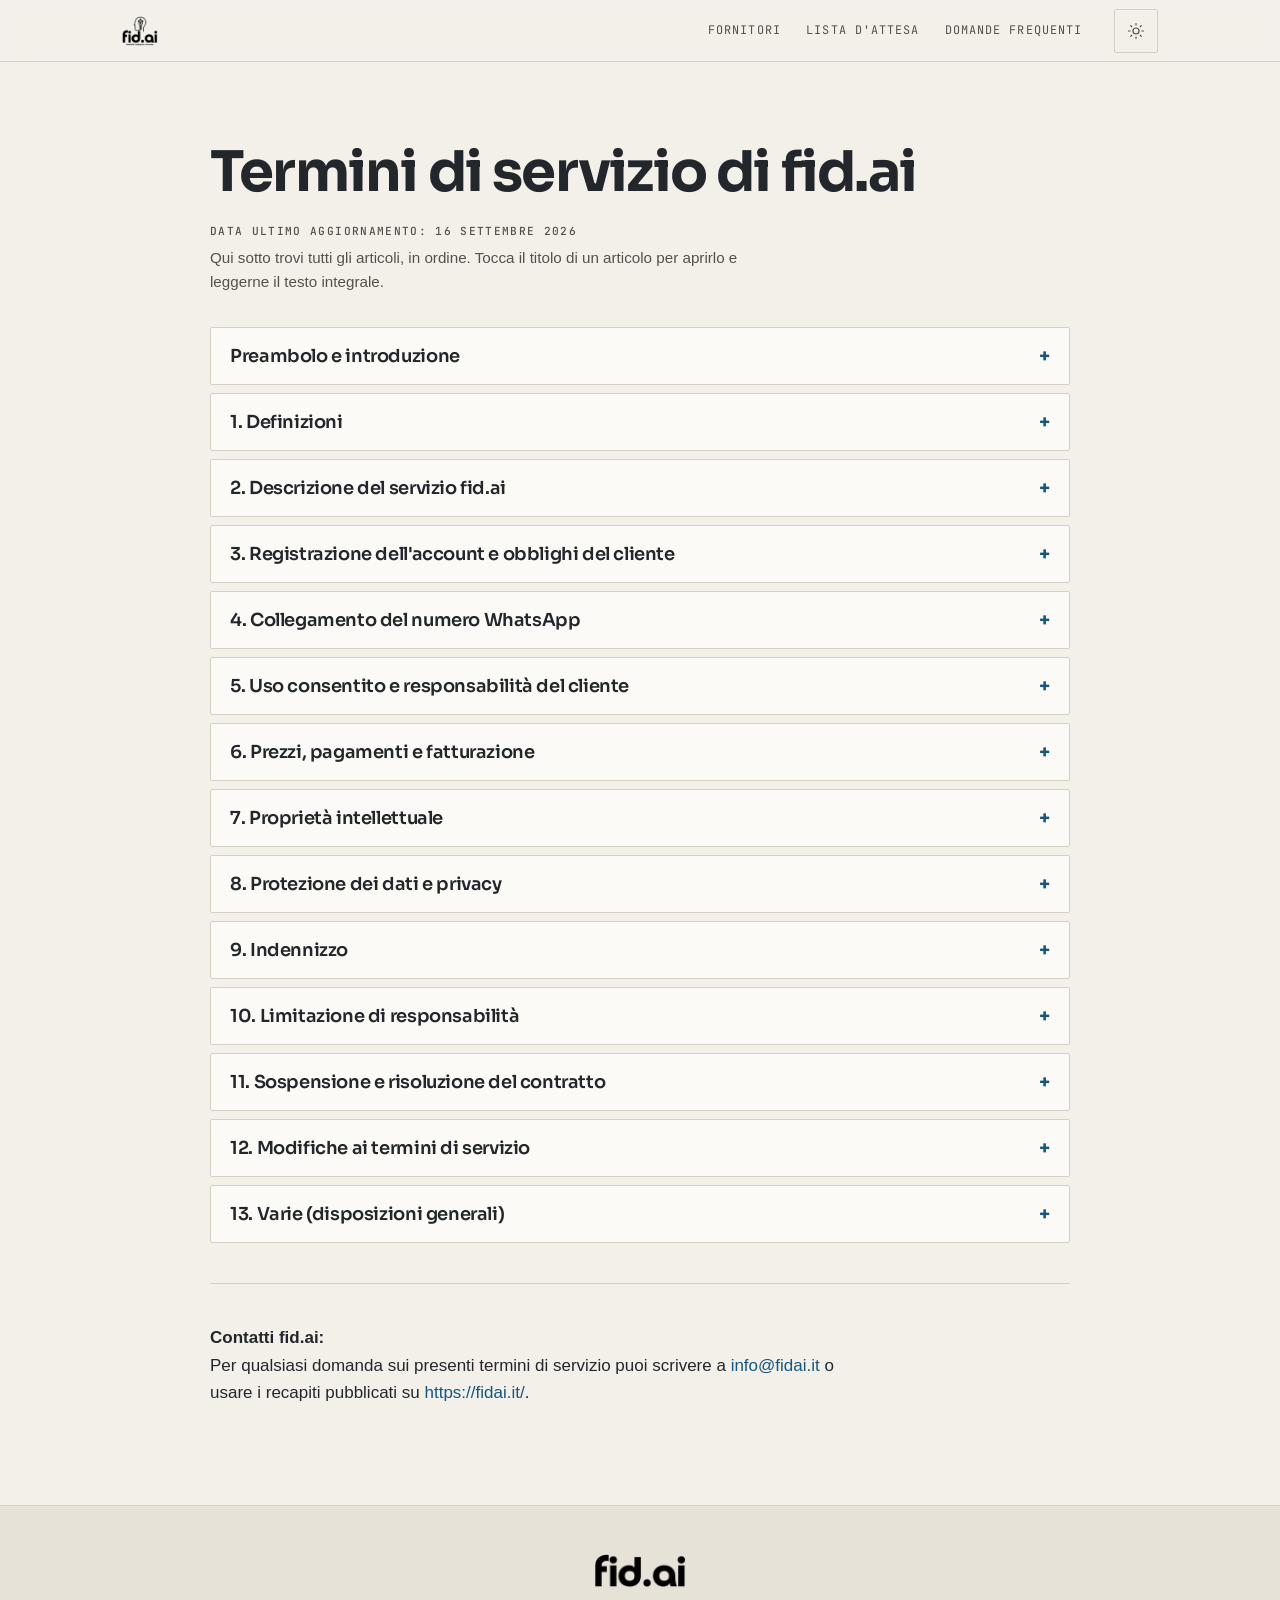
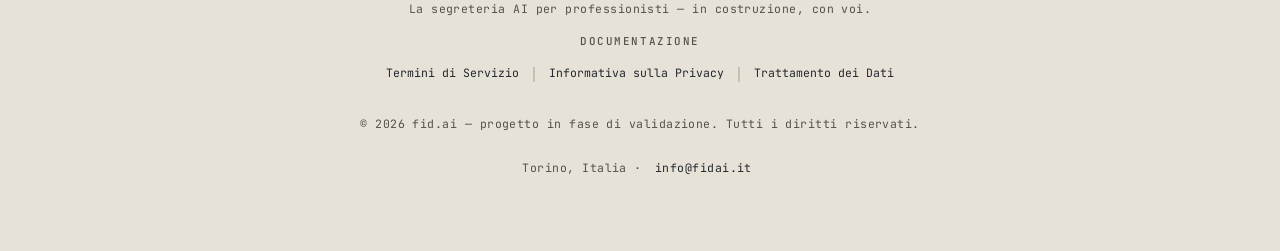
<file: legal/termini-di-servizio.html>
<!DOCTYPE html>
<html lang="it">
<head>
    <meta charset="UTF-8">
    <meta name="viewport" content="width=device-width, initial-scale=1.0">
    <title>Termini di servizio — fid.ai</title>
    <meta name="description" content="Le condizioni d'uso di fid.ai: segreteria AI con supervisione umana (le risposte sono bozze da confermare), collegamento del numero WhatsApp e dell'agenda Google Calendar, fornitori tecnici, piani mensili senza vincoli, responsabilità e recesso.">
    <link rel="canonical" href="https://fidai.it/legal/termini-di-servizio.html">

    <!-- Anteprima quando la pagina viene condivisa (WhatsApp, LinkedIn, X…).
         Immagine fatta apposta, 1200×630: logo e titolo della home (giro 24). -->
    <meta property="og:type" content="website">
    <meta property="og:site_name" content="fid.ai">
    <meta property="og:locale" content="it_IT">
    <meta property="og:url" content="https://fidai.it/legal/termini-di-servizio.html">
    <meta property="og:title" content="Termini di servizio — fid.ai">
    <meta property="og:description" content="Le condizioni d'uso di fid.ai: segreteria AI con supervisione umana (le risposte sono bozze da confermare), collegamento del numero WhatsApp e dell'agenda Google Calendar, fornitori tecnici, piani mensili senza vincoli, responsabilità e recesso.">
    <meta property="og:image" content="https://fidai.it/images/anteprima-social.png">
    <meta property="og:image:width" content="1200">
    <meta property="og:image:height" content="630">
    <meta property="og:image:alt" content="fid.ai — La tua segreteria AI: lavora per te, ma solo con la tua approvazione">
    <meta name="twitter:card" content="summary_large_image">
    <meta name="twitter:title" content="Termini di servizio — fid.ai">
    <meta name="twitter:description" content="Le condizioni d'uso di fid.ai: segreteria AI con supervisione umana (le risposte sono bozze da confermare), collegamento del numero WhatsApp e dell'agenda Google Calendar, fornitori tecnici, piani mensili senza vincoli, responsabilità e recesso.">
    <meta name="twitter:image" content="https://fidai.it/images/anteprima-social.png">
    <link rel="icon" href="../images/favicon.png" type="image/png">
    <link rel="apple-touch-icon" href="../images/apple-touch-icon.png">
    <meta name="theme-color" content="#F3F0EA" media="(prefers-color-scheme: light)">
    <meta name="theme-color" content="#141920" media="(prefers-color-scheme: dark)">


    <!-- Link CSS corretto per file in sottocartella -->
    <!-- Caratteri: Sora per i titoli e JetBrains Mono per etichette, numeri e
         comandi, ospitati qui in fonts/ e dichiarati in css/style.css: nessuna
         richiesta a Google o ad altri. Il corpo del testo usa il carattere di sistema. -->
    <link rel="preload" href="../fonts/sora-latin.woff2" as="font" type="font/woff2" crossorigin>

    <!-- Foglio di stile unico: nessuna libreria esterna, nessun tracker. -->
    <link rel="stylesheet" href="../css/style.css">

    <!-- Il tema si decide PRIMA del disegno, altrimenti si vede il lampo chiaro:
         vince la scelta salvata, altrimenti la preferenza del sistema. -->
    <script>
      (function () {
        try {
          var t = localStorage.getItem('fidai:theme');
          if (t !== 'dark' && t !== 'light') {
            t = window.matchMedia('(prefers-color-scheme: dark)').matches ? 'dark' : 'light';
          }
          document.documentElement.setAttribute('data-theme', t);
        } catch (e) {
          document.documentElement.setAttribute('data-theme', 'light');
        }
        /* Comparsa allo scorrimento: la classe la mette JavaScript, e solo se
           il browser sa osservare lo scorrimento e non e' stato chiesto meno
           movimento. Senza di essa nulla e' nascosto: la pagina si legge
           intera anche con JavaScript spento. */
        try {
          if ('IntersectionObserver' in window
              && !window.matchMedia('(prefers-reduced-motion: reduce)').matches) {
            document.documentElement.classList.add('rv');
          }
        } catch (e) { /* niente */ }
      })();
    </script>
</head>
<body>

    <!-- Testata: essenziale, in monospace piccolo. Il logo resta quello di sempre. -->
    <nav class="navbar" id="mainNavbar">
        <div class="container">
            <a class="navbar-brand nav-logo" href="../index.html#hero">
                <img src="../images/logo-intero.png" alt="fid.ai — torna alla home" class="navbar-logo-img" width="169" height="140">
            </a>
            <div class="navbar-collapse" id="navbarNavContent">
                <ul class="navbar-nav">
                    <li class="nav-item"><a class="nav-link" href="../resources/partner.html">Fornitori</a></li>
                    <li class="nav-item"><a class="nav-link" href="../lista-attesa.html">Lista d'attesa</a></li>
                    <li class="nav-item"><a class="nav-link" href="../resources/faq.html">Domande frequenti</a></li>
                </ul>
            </div>
            <div class="navbar-actions">
                <button class="theme-toggle" id="themeToggle" type="button" aria-label="Cambia tema chiaro o scuro">
                    <svg class="icon icon-sun" viewBox="0 0 24 24" aria-hidden="true"><circle cx="12" cy="12" r="4"/><path d="M12 2v2M12 20v2M4.9 4.9l1.4 1.4M17.7 17.7l1.4 1.4M2 12h2M20 12h2M4.9 19.1l1.4-1.4M17.7 6.3l1.4-1.4"/></svg>
                    <svg class="icon icon-moon" viewBox="0 0 24 24" aria-hidden="true"><path d="M20 14.5A8.5 8.5 0 0 1 9.5 4a8.5 8.5 0 1 0 10.5 10.5z"/></svg>
                </button>
                <button class="navbar-toggler" type="button" aria-controls="navbarNavContent" aria-expanded="false" aria-label="Apri il menu">
                    <svg class="icon" viewBox="0 0 24 24" aria-hidden="true"><path d="M4 7h16M4 12h16M4 17h16"/></svg>
                </button>
            </div>
        </div>
    </nav>

    <!-- Document Content Section -->
    <section class="page-container">
        <div class="container">
            <article class="document-content">
                <h1 data-reveal="lines">Termini di servizio di fid.ai</h1>
                <p class="document-date" data-reveal="type">Data ultimo aggiornamento: 16 Settembre 2026</p>
                <p class="document-hint" data-reveal="up">Qui sotto trovi tutti gli articoli, in ordine. Tocca il titolo di un articolo per aprirlo e leggerne il testo integrale.</p>

                <div class="legal-sections" data-reveal="cascade">

                <details class="legal-section">
                    <summary><h2 id="preambolo">Preambolo e introduzione</h2></summary>
                    <div class="legal-section-body">
                        <p>Benvenuto in fid.ai. I presenti termini di servizio ("ToS" o "contratto") disciplinano l'utilizzo della piattaforma e dei servizi offerti da fid.ai ("fid.ai", "noi", "nostro").</p>
                        <p><strong>Chi offre il servizio.</strong> fid.ai &egrave; oggi un <strong>progetto in fase di validazione</strong> ed &egrave; offerto da <strong>Luca Bertaggia</strong>, persona fisica, a Torino (Italia): non c'&egrave; nessuna societ&agrave; dietro fid.ai. Il pilota &egrave; gratuito e non &egrave; ancora stata aperta una partita IVA: sar&agrave; indicata qui quando l'attivit&agrave; sar&agrave; avviata. Per ogni comunicazione: <a href="mailto:info@fidai.it">info@fidai.it</a>.</p>
                        <p>Utilizzando la piattaforma fid.ai (come definita di seguito), il cliente ("cliente", "tu", "tuo", "utente") accetta di essere vincolato dai presenti ToS, dalla nostra <a href="informativa-privacy.html">informativa sulla privacy</a> e dal nostro <a href="dpa.html">addendum sul trattamento dei dati (DPA)</a>, che sono incorporati per riferimento nel presente contratto. Se non accetti integralmente i presenti ToS, non sei autorizzato a utilizzare la piattaforma o i servizi.</p>
                        <p>I presenti ToS costituiscono un accordo legalmente vincolante tra fid.ai e il cliente, che agisce in qualit&agrave; di professionista, di titolare di una piccola attivit&agrave; o di suo rappresentante. I servizi non sono offerti ai consumatori per finalit&agrave; estranee alla loro attivit&agrave; professionale.</p>
                    </div>
                </details>

                <details class="legal-section">
                    <summary><h2 id="definizioni">1. Definizioni</h2></summary>
                    <div class="legal-section-body">
                        <p>Salvo ove diversamente specificato, i termini elencati di seguito hanno, nei presenti ToS, il significato qui indicato:</p>
                        <ul>
                            <li><strong>Account:</strong> l'account univoco creato dal cliente per accedere alla piattaforma e utilizzarla.</li>
                            <li><strong>Assistente:</strong> la componente automatica della piattaforma che, sulla base delle regole impostate dal cliente, legge i messaggi in arrivo e prepara le risposte. L'assistente si appoggia a modelli linguistici forniti da terzi (sezione "2.5. Fornitori tecnici").</li>
                            <li><strong>Bozza:</strong> la risposta preparata dall'assistente e sottoposta al cliente prima dell'invio. La bozza da confermare &egrave; il funzionamento predefinito della piattaforma (sezione "2.2. Supervisione umana").</li>
                            <li><strong>Cliente:</strong> la persona fisica (professionista, ditta individuale) o giuridica che si registra e utilizza i servizi fid.ai in conformit&agrave; ai presenti ToS.</li>
                            <li><strong>Contenuti del cliente:</strong> qualsiasi dato, testo, immagine, informazione o altro materiale che il cliente invia, carica, trasmette o rende disponibile attraverso la piattaforma, inclusi i messaggi scambiati con i propri utenti finali e le bozze preparate dall'assistente su sua richiesta.</li>
                            <li><strong>Dati del cliente:</strong> i dati forniti dal cliente a fid.ai in relazione alla registrazione e all'utilizzo dei servizi, inclusi i dati personali del cliente o dei suoi rappresentanti.</li>
                            <li><strong>Dati degli utenti finali:</strong> i dati personali degli utenti finali del cliente &mdash; inclusi i numeri di telefono e il contenuto delle comunicazioni &mdash; trattati dal cliente tramite la piattaforma.</li>
                            <li><strong>DPA (Data Processing Addendum):</strong> l'addendum sul trattamento dei dati disponibile alla pagina <a href="dpa.html">Trattamento dei Dati (DPA)</a>, che disciplina il trattamento dei dati personali da parte di fid.ai in qualit&agrave; di responsabile del trattamento per conto del cliente.</li>
                            <li><strong>Fornitori tecnici:</strong> i fornitori di cui fid.ai si avvale per erogare i servizi, elencati alla sezione "2.5. Fornitori tecnici": OVHcloud per l'hosting, OpenRouter e Google per i modelli linguistici, Google anche per la copia cifrata dei backup e, soltanto se il cliente la collega, per l'accesso all'agenda Google Calendar.</li>
                            <li><strong>Informativa sulla privacy:</strong> l'informativa disponibile alla pagina <a href="informativa-privacy.html">Informativa sulla Privacy</a>, che descrive come fid.ai raccoglie, utilizza e protegge i dati personali.</li>
                            <li><strong>Piattaforma:</strong> la piattaforma software-as-a-service (SaaS) di <strong>segreteria AI</strong> fornita da fid.ai, accessibile via web, che si collega al numero WhatsApp del cliente e, se il cliente lo desidera, alla sua agenda Google Calendar.</li>
                            <li><strong>Servizi:</strong> l'accesso alla piattaforma e il suo utilizzo, il supporto tecnico e ogni altra prestazione fornita da fid.ai al cliente ai sensi dei presenti ToS e del piano di abbonamento scelto.</li>
                            <li><strong>Utente finale del cliente (o "utente finale"):</strong> la persona fisica (per esempio un paziente, un cliente, un contatto di lavoro) con cui il cliente comunica utilizzando la piattaforma.</li>
                            <li><strong>WhatsApp:</strong> il servizio di messaggistica fornito da Meta Platforms, Inc. e dalle sue affiliate ("Meta"), che il cliente utilizza con un proprio account e un proprio numero. fid.ai non &egrave; un rivenditore n&eacute; un Business Solution Provider (BSP) di WhatsApp e non stipula alcun contratto con Meta per conto del cliente.</li>
                        </ul>
                    </div>
                </details>

                <details class="legal-section">
                    <summary><h2 id="descrizione-servizio">2. Descrizione del servizio fid.ai</h2></summary>
                    <div class="legal-section-body">
                        <h3 id="sottosez-2-1">2.1. Che cos'&egrave; la piattaforma</h3>
                        <p>fid.ai fornisce una <strong>piattaforma di segreteria AI</strong> per professionisti e piccole attivit&agrave;. La piattaforma riceve i messaggi che arrivano al numero WhatsApp del cliente, li organizza e prepara le risposte tenendo conto degli orari, dei servizi e delle abitudini di lavoro che il cliente ha impostato. La piattaforma trascrive anche i messaggi vocali: la <strong>trascrizione avviene in locale, sul server europeo di fid.ai</strong>, e l'audio non viene inviato a servizi esterni.</p>

                        <h3 id="sottosez-2-2">2.2. Supervisione umana: le risposte sono bozze da confermare</h3>
                        <p>Il funzionamento <strong>predefinito</strong> della piattaforma prevede la supervisione umana: l'assistente <strong>prepara una bozza</strong> di risposta e la sottopone al cliente, che la legge, la modifica se lo ritiene e decide se inviarla. In questa modalit&agrave; <strong>nessun messaggio parte senza la conferma del cliente</strong>.</p>
                        <p>La piattaforma mette a disposizione anche una modalit&agrave; di <strong>risposta automatica</strong>, disattivata all'attivazione del servizio: &egrave; il cliente a decidere se accenderla e per quali casi. Attivandola, il cliente accetta che le risposte siano inviate in suo nome senza conferma preventiva e se ne assume la responsabilit&agrave;, fermo restando quanto previsto alla sezione "10. Limitazione di responsabilit&agrave;".</p>

                        <h3 id="sottosez-2-3">2.3. Collegamento dell'agenda (Google Calendar)</h3>
                        <p>Se il cliente lo desidera, la piattaforma si collega alla sua agenda <strong>Google Calendar</strong> tramite l'autorizzazione OAuth di Google, per verificare le disponibilit&agrave;, proporre gli orari liberi e annotare gli appuntamenti concordati. Il collegamento &egrave; <strong>facoltativo</strong>: si autorizza dal proprio account Google e si pu&ograve; revocare in qualsiasi momento, dalla piattaforma o dalle impostazioni di sicurezza del proprio account Google.</p>
                        <p>Quali dati dell'agenda vengono letti e scritti, dove sono conservati e per quanto tempo &egrave; descritto nella sezione <a href="informativa-privacy.html#priv-google-calendar">Dati di Google Calendar</a> dell'informativa sulla privacy, che riporta anche la dichiarazione di <em>Limited Use</em> richiesta dalla Google API Services User Data Policy.</p>

                        <h3 id="sottosez-2-4">2.4. Ruolo di intermediario tecnologico</h3>
                        <p>fid.ai agisce come intermediario tecnologico: fornisce l'infrastruttura software che si collega al numero WhatsApp del cliente e prepara le risposte. fid.ai <strong>non &egrave; un operatore di telecomunicazioni</strong>, non &egrave; un rivenditore di WhatsApp e non &egrave; un Business Solution Provider (BSP) di Meta. Nei piani che prevedono un numero nuovo dedicato all'attivit&agrave;, l'attivazione e i relativi costi sono compresi nel canone (sezione 6) e il numero &egrave; destinato all'uso esclusivo del cliente.</p>

                        <h3 id="sottosez-2-5">2.5. Fornitori tecnici</h3>
                        <p>Per erogare i servizi fid.ai si avvale dei fornitori elencati qui sotto. I contratti con questi fornitori sono stipulati da fid.ai: <strong>il cliente non deve sottoscrivere alcun contratto con loro n&eacute; sostenere costi diretti nei loro confronti</strong>.</p>
                        <ul>
                            <li><strong>OVHcloud (OVH SAS):</strong> fornitore dell'infrastruttura di hosting. I server che eseguono fid.ai si trovano nei suoi data center in <strong>Francia, Unione Europea</strong>.</li>
                            <li><strong>OpenRouter (OpenRouter, Inc.):</strong> instrada il testo dei messaggi verso i modelli linguistici di Google (Gemini) che preparano le risposte. <strong>I messaggi dei clienti e dei loro utenti finali non vengono utilizzati per addestrare i modelli.</strong></li>
                            <li><strong>Google (Google Ireland Limited / Google LLC):</strong> fornitore dei modelli linguistici Gemini, raggiunti tramite OpenRouter o, se questo non &egrave; disponibile, direttamente; custodisce su Google Drive una copia cifrata dei backup; e, soltanto se il cliente collega la propria agenda, consente l'accesso a Google Calendar tramite autorizzazione OAuth.</li>
                        </ul>
                        <p>Il processore dei pagamenti &egrave; indicato alla sezione "6.3. Modalit&agrave; di pagamento". L'elenco aggiornato dei fornitori che trattano dati personali per conto di fid.ai, con i rispettivi ruoli e Paesi, &egrave; nell'<a href="informativa-privacy.html">informativa sulla privacy</a> e nel <a href="dpa.html">DPA</a>. fid.ai pu&ograve; sostituire un fornitore o aggiungerne uno nuovo, dandone comunicazione ai sensi della sezione "12. Modifiche ai termini di servizio" e aggiornando i documenti citati.</p>

                        <h3 id="sottosez-2-6">2.6. Servizio in fase di validazione</h3>
                        <p>La piattaforma &egrave; in fase di validazione insieme ai professionisti che partecipano al progetto: alcune funzionalit&agrave; possono essere aggiunte, modificate o ritirate, e possono verificarsi interruzioni per manutenzione o aggiornamento. fid.ai comunica al cliente le modifiche rilevanti ai sensi della sezione "12. Modifiche ai termini di servizio".</p>

                        <h3 id="sottosez-2-7">2.7. Funzionalit&agrave; e piani di abbonamento</h3>
                        <p>Le funzionalit&agrave; disponibili e i messaggi inclusi dipendono dal piano di abbonamento sottoscritto dal cliente, descritto alla sezione "6. Prezzi, pagamenti e fatturazione" e sul sito di fid.ai (<a href="https://fidai.it/" target="_blank" rel="noopener noreferrer">https://fidai.it/</a>).</p>
                    </div>
                </details>

                <details class="legal-section">
                    <summary><h2 id="registrazione-account">3. Registrazione dell'account e obblighi del cliente</h2></summary>
                    <div class="legal-section-body">
                        <h3 id="sottosez-3-1">3.1. Requisiti di registrazione</h3>
                        <p>Per utilizzare i servizi il cliente deve registrarsi creando un account. Il cliente dichiara di avere la capacit&agrave; giuridica per stipulare il presente contratto e, se agisce per conto di un'entit&agrave; giuridica, di avere l'autorit&agrave; per vincolarla. I servizi sono destinati esclusivamente a un uso professionale.</p>
                        <h3 id="sottosez-3-2">3.2. Accuratezza delle informazioni</h3>
                        <p>Il cliente si impegna a fornire informazioni veritiere, accurate, complete e aggiornate al momento della registrazione e a mantenerle tali per tutta la durata del contratto. fid.ai pu&ograve; sospendere o chiudere l'account in caso di informazioni false, inesatte o incomplete.</p>
                        <h3 id="sottosez-3-3">3.3. Sicurezza dell'account</h3>
                        <p>Il cliente &egrave; l'unico responsabile della custodia e della riservatezza delle proprie credenziali di accesso, nonch&eacute; di tutte le attivit&agrave; svolte tramite il proprio account. &Egrave; vietato condividere le credenziali con terzi non autorizzati.</p>
                        <h3 id="sottosez-3-4">3.4. Notifica di uso non autorizzato</h3>
                        <p>Il cliente si impegna a notificare immediatamente a fid.ai qualsiasi uso non autorizzato del proprio account o qualsiasi altra violazione della sicurezza di cui venga a conoscenza. fid.ai non risponde delle perdite derivanti dalla mancata osservanza di tali obblighi da parte del cliente.</p>
                    </div>
                </details>

                <details class="legal-section">
                    <summary><h2 id="collegamento-whatsapp">4. Collegamento del numero WhatsApp</h2></summary>
                    <div class="legal-section-body">
                        <h3 id="sottosez-4-1">4.1. Come avviene il collegamento</h3>
                        <p>Il cliente collega il proprio numero WhatsApp (personale o Business) attraverso una procedura guidata: la piattaforma mostra un codice QR che il cliente inquadra dall'app WhatsApp del proprio telefono, come farebbe per WhatsApp Web. Da quel momento la piattaforma pu&ograve; leggere i messaggi in arrivo e inviare le risposte che il cliente conferma.</p>
                        <p>Nel piano "All-Inclusive" la configurazione e il collegamento sono eseguiti da fid.ai insieme al cliente; negli altri piani il cliente li esegue in autonomia, guidato dalla piattaforma.</p>

                        <h3 id="sottosez-4-2">4.2. Il numero resta del cliente</h3>
                        <p>Il cliente mantiene la piena disponibilit&agrave; e il controllo del proprio numero di telefono e del proprio account WhatsApp. fid.ai non rivendica alcun diritto su di essi. La disconnessione dalla piattaforma non comporta la disattivazione dell'account WhatsApp n&eacute; la perdita del numero, che restano gestiti direttamente dal cliente.</p>

                        <h3 id="sottosez-4-3">4.3. Nessun contratto estero e nessuna carta su Meta a carico del cliente</h3>
                        <p>Per utilizzare fid.ai il cliente <strong>non deve</strong>:</p>
                        <ol type="a">
                            <li>aprire un account WhatsApp Business Platform (API) presso Meta o presso un Business Solution Provider;</li>
                            <li>sottoscrivere contratti con Meta o con altri fornitori esteri;</li>
                            <li>registrare una carta di pagamento presso Meta, n&eacute; sostenere costi per singolo messaggio o per singola conversazione nei confronti di Meta.</li>
                        </ol>
                        <p>Il cliente usa il proprio account WhatsApp ordinario, che ha gi&agrave;. <strong>I costi dei canali di messaggistica sono compresi nel canone fid.ai</strong> (sezione 6): l'unico rapporto contrattuale a pagamento del cliente per il servizio &egrave; quello con fid.ai.</p>

                        <h3 id="sottosez-4-4">4.4. Termini di WhatsApp gi&agrave; accettati dal cliente</h3>
                        <p>L'utilizzo del proprio numero attraverso la piattaforma resta soggetto ai termini che il cliente ha gi&agrave; accettato aprendo il proprio account WhatsApp, che dichiara di conoscere:</p>
                        <ul>
                            <li><a href="https://www.whatsapp.com/legal/terms-of-service?lang=it" target="_blank" rel="noopener noreferrer" class="text-link">Termini di servizio di WhatsApp (IT)</a> o <a href="https://www.whatsapp.com/legal/terms-of-service" target="_blank" rel="noopener noreferrer" class="text-link">WhatsApp Terms of Service (EN)</a>.</li>
                        </ul>
                        <p>Il cliente riconosce e accetta che:</p>
                        <ol type="a">
                            <li>tali termini possono essere aggiornati da Meta, ed &egrave; sua responsabilit&agrave; consultarli;</li>
                            <li>una loro violazione pu&ograve; portare Meta a limitare o chiudere l'account WhatsApp del cliente, con conseguente interruzione del servizio, e costituisce violazione dei presenti ToS;</li>
                            <li>fid.ai non &egrave; responsabile del contenuto, della disponibilit&agrave; o dell'applicazione dei termini di WhatsApp, e agisce come semplice facilitatore tecnologico.</li>
                        </ol>

                        <h3 id="sottosez-4-5">4.5. Limiti tecnici del collegamento</h3>
                        <p>Il collegamento si appoggia a una sessione WhatsApp che pu&ograve; interrompersi &mdash; per esempio se il cliente disconnette i dispositivi collegati, cambia telefono o resta a lungo senza rete. In quel caso l'assistente smette di rispondere finch&eacute; il collegamento non viene rifatto. fid.ai avvisa il cliente e lo guida al nuovo collegamento, ma non pu&ograve; garantire la continuit&agrave; di un servizio di terze parti che non controlla.</p>
                    </div>
                </details>

                <details class="legal-section">
                    <summary><h2 id="uso-consentito">5. Uso consentito e responsabilit&agrave; del cliente</h2></summary>
                    <div class="legal-section-body">
                        <h3 id="sottosez-5-1">5.1. Conformit&agrave; generale</h3>
                        <p>Il cliente si impegna a utilizzare i servizi nel rispetto delle leggi e dei regolamenti applicabili, tra cui il Regolamento (UE) 2016/679 ("GDPR"), le norme in materia di comunicazioni elettroniche e di tutela dei consumatori, oltre che dei presenti ToS.</p>

                        <h3 id="sottosez-5-2">5.2. Uso professionale, non invii massivi</h3>
                        <p>La piattaforma serve a gestire le conversazioni di lavoro del cliente con i propri utenti finali. <strong>Non &egrave; uno strumento di invio massivo</strong>: &egrave; vietato utilizzarla per campagne promozionali non richieste, per invii indiscriminati o per contattare liste di numeri acquistate o raccolte da terzi.</p>

                        <h3 id="sottosez-5-3">5.3. Consenso e primo contatto</h3>
                        <p>Nel funzionamento ordinario l'assistente risponde a chi ha scritto per primo al cliente. Quando invece &egrave; il cliente ad avviare la conversazione o a inviare comunicazioni promozionali, il cliente &egrave; l'unico responsabile di disporre di una base giuridica valida &mdash; in particolare, ove richiesto, del <strong>consenso preventivo, libero, specifico e informato</strong> dell'utente finale &mdash; e di poterlo dimostrare. La piattaforma pu&ograve; offrire strumenti per registrare il consenso, ma la responsabilit&agrave; della sua validit&agrave; resta del cliente.</p>

                        <h3 id="sottosez-5-4">5.4. Richieste di non essere pi&ugrave; contattati</h3>
                        <p>Il cliente deve dare seguito senza ritardo a qualsiasi richiesta di un utente finale di interrompere le comunicazioni, da qualunque canale arrivi, e fornire istruzioni chiare e gratuite su come farlo. La piattaforma pu&ograve; riconoscere automaticamente parole chiave di interruzione (per esempio "STOP"), ma la verifica finale resta del cliente.</p>

                        <h3 id="sottosez-5-5">5.5. Trasparenza verso gli utenti finali</h3>
                        <p>Il profilo utilizzato dal cliente deve essere chiaramente riconducibile alla sua attivit&agrave; e riportare informazioni accurate. &Egrave; vietato impersonare altri o trarre in inganno l'utente finale sull'identit&agrave; del mittente. Se un utente finale chiede se sta parlando con una persona, il cliente si impegna a non farlo credere: le risposte sono preparate da un assistente automatico e confermate dal cliente.</p>

                        <h3 id="sottosez-5-6">5.6. Contenuti dei messaggi</h3>
                        <p>Il cliente &egrave; l'unico responsabile dei contenuti inviati tramite la piattaforma, della loro liceit&agrave; e della loro accuratezza. &Egrave; vietato inviare messaggi che:</p>
                        <ol type="a">
                            <li>siano illeciti, ingannevoli, offensivi, o che incitino all'odio o alla violenza;</li>
                            <li>violino diritti di terzi, inclusi i diritti di propriet&agrave; intellettuale e la riservatezza;</li>
                            <li>promuovano prodotti o servizi vietati, o soggetti a restrizioni che il cliente non &egrave; in grado di rispettare;</li>
                            <li>violino le regole di utilizzo di WhatsApp.</li>
                        </ol>

                        <h3 id="sottosez-5-7">5.7. Orari e normative locali</h3>
                        <p>Il cliente &egrave; responsabile del rispetto delle restrizioni sugli orari di invio, in particolare per le comunicazioni promozionali. In Italia si raccomanda di evitare l'invio di messaggi promozionali fra le 22:00 e le 08:00 e nei giorni festivi, salvo esplicito consenso dell'utente finale.</p>

                        <h3 id="sottosez-5-8">5.8. Uso corretto della piattaforma</h3>
                        <p>Il cliente si impegna a non rivendere, cedere o dare in uso a terzi l'accesso alla piattaforma, a non tentare di decompilarla o di aggirarne i limiti tecnici e di utilizzo, e a non impiegarla in modo da comprometterne la sicurezza o il funzionamento.</p>

                        <h3 id="sottosez-5-9">5.9. Sicurezza dei dati degli utenti finali</h3>
                        <p>Il cliente, in qualit&agrave; di titolare del trattamento dei dati dei propri utenti finali, adotta misure tecniche e organizzative adeguate a garantirne sicurezza e riservatezza, in conformit&agrave; al GDPR &mdash; a partire dalla custodia del telefono e delle credenziali con cui accede alla piattaforma.</p>
                    </div>
                </details>

                <details class="legal-section">
                    <summary><h2 id="prezzi-pagamenti">6. Prezzi, pagamenti e fatturazione</h2></summary>
                    <div class="legal-section-body">
                        <h3 id="sottosez-6-1">6.1. I piani di abbonamento</h3>
                        <p>fid.ai &egrave; offerto con tre piani a <strong>canone mensile</strong>, IVA inclusa:</p>
                        <ul>
                            <li><strong>Self-Service &mdash; 20 &euro; al mese:</strong> il cliente usa il numero WhatsApp Business che ha gi&agrave; e completa da solo la configurazione guidata. <strong>400</strong> messaggi inclusi al mese.</li>
                            <li><strong>A Consumo &mdash; 30 &euro; al mese:</strong> numero nuovo dedicato allo studio o all'attivit&agrave;, con chat gestite dall'app fid.ai. <strong>600</strong> messaggi inclusi al mese.</li>
                            <li><strong>All-Inclusive &mdash; 70 &euro; al mese:</strong> sul numero abituale del cliente, con configurazione e collegamento eseguiti da fid.ai. <strong>1.200</strong> messaggi inclusi al mese.</li>
                        </ul>
                        <p>I costi dei canali di messaggistica sono compresi nel canone. All'attivazione sono previsti una <strong>prova iniziale di 7 giorni</strong> e, per l'offerta di lancio, il <strong>primo mese a met&agrave; prezzo</strong>. Fanno fede i prezzi e i contenuti dei piani pubblicati sul sito di fid.ai (<a href="https://fidai.it/" target="_blank" rel="noopener noreferrer">https://fidai.it/</a>) al momento della sottoscrizione; eventuali aggiornamenti sono comunicati ai sensi della sezione "12. Modifiche ai termini di servizio".</p>

                        <h3 id="sottosez-6-2">6.2. Nessun vincolo di durata</h3>
                        <p>Tutti i piani sono <strong>mensili e senza vincoli pluriennali</strong>: non esistono contratti a 12, 24 o 36 mesi, n&eacute; penali per l'uscita anticipata, n&eacute; rinnovi automatici pluriennali. Il cliente pu&ograve; disdire in qualsiasi momento, con effetto dalla fine del mese di abbonamento in corso (sezione "11.3. Recesso del cliente").</p>

                        <h3 id="sottosez-6-3">6.3. Modalit&agrave; di pagamento</h3>
                        <p>I pagamenti sono elaborati tramite Stripe Payments Europe, Ltd. e possono essere effettuati con le principali carte di credito o di debito. Il canone &egrave; addebitato automaticamente e in modo ricorrente sul metodo di pagamento indicato dal cliente.</p>

                        <h3 id="sottosez-6-4">6.4. Ciclo di fatturazione</h3>
                        <p>Il ciclo di fatturazione &egrave; mensile e decorre dalla data di attivazione. Per ogni pagamento fid.ai emette regolare documento fiscale, inviato via email; la fatturazione elettronica italiana &egrave; attiva a partire dall'apertura della ditta individuale del titolare.</p>

                        <h3 id="sottosez-6-5">6.5. Cambio di piano</h3>
                        <p><strong>Passaggio a un piano superiore:</strong> ha effetto immediato; viene addebitata la differenza proporzionale per il periodo residuo del mese in corso e, dal mese successivo, la tariffa piena del nuovo piano. <strong>Passaggio a un piano inferiore:</strong> ha effetto dal mese successivo; non sono previsti rimborsi per il mese gi&agrave; pagato.</p>

                        <h3 id="sottosez-6-6">6.6. Mancato pagamento</h3>
                        <p>In caso di addebito non riuscito (per esempio carta scaduta o fondi insufficienti) il sistema riprova automaticamente e il cliente riceve un avviso per aggiornare i dati di pagamento. Se il pagamento non va a buon fine entro 7 giorni dal primo tentativo fallito, l'account pu&ograve; essere temporaneamente sospeso; il servizio riprende una volta regolarizzato il pagamento. Restano salvi gli interessi di mora di legge.</p>

                        <h3 id="sottosez-6-7">6.7. Imposte</h3>
                        <p>I prezzi indicati includono l'IVA italiana al 22%, ove applicabile; il documento fiscale riporta separatamente imponibile e imposta. Ai clienti business con partita IVA di un altro Paese dell'Unione europea, valida per le operazioni intracomunitarie (iscritta al VIES), pu&ograve; applicarsi il meccanismo dell'inversione contabile, previa verifica.</p>

                        <h3 id="sottosez-6-8">6.8. Superamento dei messaggi inclusi</h3>
                        <p><strong>Non sono previsti addebiti per i messaggi eccedenti</strong>: nessuna tariffa oltre soglia e nessun addebito a sorpresa. La piattaforma avvisa il cliente al 90% e al 95% dei messaggi inclusi nel mese; raggiunto il 100%, l'assistente risponde con un messaggio di cortesia fino al rinnovo mensile o fino al passaggio a un piano superiore. Resta del cliente la scelta del piano adatto al proprio volume di conversazioni.</p>
                    </div>
                </details>

                <details class="legal-section">
                    <summary><h2 id="proprieta-intellettuale">7. Propriet&agrave; intellettuale</h2></summary>
                    <div class="legal-section-body">
                        <h3 id="sottosez-7-1">7.1. Diritti di fid.ai</h3>
                        <p>fid.ai e i suoi licenzianti detengono tutti i diritti sulla piattaforma, sul software, sulla documentazione, sui marchi e sui loghi (la "propriet&agrave; intellettuale di fid.ai"). I presenti ToS non trasferiscono al cliente alcun diritto di propriet&agrave;, ma gli concedono una licenza limitata, non esclusiva, non trasferibile e revocabile per utilizzare i servizi in conformit&agrave; ai presenti ToS e per la durata del proprio abbonamento.</p>
                        <h3 id="sottosez-7-2">7.2. Diritti del cliente</h3>
                        <p>Il cliente mantiene tutti i diritti sui propri dati e sui propri contenuti. <strong>Le bozze e i messaggi preparati dall'assistente su richiesta del cliente sono contenuti del cliente:</strong> fid.ai non rivendica diritti su di essi e non li utilizza per finalit&agrave; diverse dall'erogazione dei servizi. Restano salvi i diritti concessi a fid.ai nella misura necessaria a erogare i servizi (per esempio per trasmettere i messaggi).</p>
                        <h3 id="sottosez-7-3">7.3. Feedback</h3>
                        <p>Se il cliente fornisce a fid.ai suggerimenti, idee o proposte di miglioramento ("feedback"), concede a fid.ai una licenza perpetua, irrevocabile, gratuita e non esclusiva di utilizzarli per migliorare i servizi, senza obbligo di attribuzione o compenso.</p>
                    </div>
                </details>

                <details class="legal-section">
                    <summary><h2 id="protezione-dati">8. Protezione dei dati e privacy</h2></summary>
                    <div class="legal-section-body">
                        <h3 id="sottosez-8-1">8.1. Informativa sulla privacy</h3>
                        <p>Il trattamento dei dati personali del cliente da parte di fid.ai &egrave; descritto nell'<a href="informativa-privacy.html">informativa sulla privacy</a>. Accettando i presenti ToS il cliente dichiara di averla letta.</p>
                        <h3 id="sottosez-8-2">8.2. Addendum sul trattamento dei dati (DPA)</h3>
                        <p>Per il trattamento dei dati degli utenti finali &mdash; per i quali il cliente &egrave; titolare del trattamento e fid.ai responsabile &mdash; le parti sono vincolate dall'<a href="dpa.html">addendum sul trattamento dei dati (DPA)</a>, che il cliente accetta integralmente accettando i presenti ToS. Il DPA definisce ruoli, obblighi e sub-responsabili.</p>
                        <h3 id="sottosez-8-3">8.3. Il cliente &egrave; titolare del trattamento</h3>
                        <p>Il cliente &egrave; e resta l'unico titolare del trattamento dei dati dei propri utenti finali. Spetta a lui garantire la liceit&agrave; del trattamento, fornire ai propri utenti finali l'informativa privacy, gestire l'esercizio dei loro diritti e rispondere della conformit&agrave; al GDPR.</p>
                        <h3 id="sottosez-8-4">8.4. Dove stanno i dati</h3>
                        <p>I dati sono conservati sui server di OVHcloud in <strong>Francia, Unione Europea</strong>, e la trascrizione dei messaggi vocali avviene sullo stesso server, senza inviare l'audio all'esterno. Per preparare le risposte i testi dei messaggi passano da OpenRouter ai modelli linguistici di Google (Gemini), una copia cifrata dei backup &egrave; conservata su Google Drive e, se il cliente collega l'agenda, alcune informazioni sono scambiate con Google: questi trattamenti possono comportare un trasferimento di dati al di fuori dell'Unione europea, con le garanzie descritte nell'<a href="informativa-privacy.html">informativa sulla privacy</a>.</p>
                    </div>
                </details>

                <details class="legal-section">
                    <summary><h2 id="indennizzo">9. Indennizzo</h2></summary>
                    <div class="legal-section-body">
                        <p>Il cliente si impegna a tenere indenne fid.ai da qualsiasi pretesa, azione, responsabilit&agrave;, perdita, danno, costo e spesa (incluse le ragionevoli spese legali) derivanti da o relativi a:</p>
                        <ol type="a">
                            <li>l'utilizzo della piattaforma o dei servizi da parte del cliente o di chiunque utilizzi il suo account;</li>
                            <li>i contenuti inviati dal cliente, inclusa qualsiasi violazione di diritti di terzi da essi causata;</li>
                            <li>qualsiasi violazione da parte del cliente dei presenti ToS o delle regole di utilizzo di WhatsApp;</li>
                            <li>qualsiasi violazione da parte del cliente di leggi o regolamenti applicabili, incluse le norme sulla protezione dei dati personali;</li>
                            <li>la mancanza o l'invalidit&agrave; della base giuridica per contattare i propri utenti finali (sezione 5.3);</li>
                            <li>qualsiasi controversia fra il cliente e i suoi utenti finali;</li>
                            <li>dolo o colpa grave del cliente.</li>
                        </ol>
                        <p>fid.ai pu&ograve;, a proprie spese, assumere la difesa esclusiva di una questione soggetta a indennizzo; in tal caso il cliente collabora ragionevolmente.</p>
                    </div>
                </details>

                <details class="legal-section">
                    <summary><h2 id="limitazione-responsabilita">10. Limitazione di responsabilit&agrave;</h2></summary>
                    <div class="legal-section-body">
                        <h3 id="sottosez-10-1">10.1. Che cosa pu&ograve; e non pu&ograve; fare un assistente automatico</h3>
                        <p>L'assistente si basa su modelli linguistici e <strong>pu&ograve; produrre risposte imprecise, incomplete o non adatte al caso concreto</strong>. Per questo il funzionamento predefinito prevede che sia il cliente a leggere e confermare ogni messaggio (sezione 2.2). Il cliente riconosce che la revisione delle bozze &egrave; parte integrante del servizio e che fid.ai non garantisce l'esattezza dei contenuti generati automaticamente. La piattaforma non fornisce consulenza medica, legale, fiscale o professionale di alcun genere.</p>

                        <h3 id="sottosez-10-2">10.2. Esclusione di garanzie</h3>
                        <p>Nella misura massima consentita dalla legge, la piattaforma e i servizi sono forniti "cos&igrave; come sono" e "come disponibili", senza garanzie di alcun tipo, esplicite o implicite, incluse quelle di commerciabilit&agrave;, di idoneit&agrave; a uno scopo particolare e di non violazione di diritti altrui. fid.ai non garantisce che i servizi siano ininterrotti, tempestivi, sicuri o privi di errori, n&eacute; che i difetti vengano corretti.</p>

                        <h3 id="sottosez-10-3">10.3. Esclusione dei danni indiretti</h3>
                        <p>Nella misura massima consentita dalla legge, fid.ai non risponde di danni indiretti, incidentali, speciali o consequenziali &mdash; incluse la perdita di profitti, di avviamento, di dati o di opportunit&agrave; &mdash; derivanti da o relativi a: (i) l'uso o l'impossibilit&agrave; di usare i servizi; (ii) il costo di servizi sostitutivi; (iii) l'accesso non autorizzato ai dati del cliente; (iv) l'interruzione o il malfunzionamento dei servizi di terze parti, WhatsApp e Meta compresi; (v) ogni altra questione relativa ai servizi.</p>

                        <h3 id="sottosez-10-4">10.4. Limite dei danni diretti</h3>
                        <p>Nella misura massima consentita dalla legge, la responsabilit&agrave; complessiva di fid.ai verso il cliente per qualsiasi pretesa derivante dai presenti ToS o dall'utilizzo dei servizi non pu&ograve; superare l'importo totale pagato dal cliente a fid.ai nei <strong>dodici (12) mesi</strong> precedenti l'evento che ha dato origine alla pretesa o, se maggiore, la somma di <strong>100,00 euro</strong>.</p>

                        <h3 id="sottosez-10-5">10.5. Esclusioni</h3>
                        <p>Le limitazioni di cui alla presente sezione non si applicano nei casi di dolo o colpa grave di fid.ai, ai danni alla persona, e in ogni altro caso in cui la legge applicabile vieti tale esclusione o limitazione.</p>

                        <h3 id="sottosez-10-6">10.6. Forza maggiore e servizi di terze parti</h3>
                        <p>fid.ai non risponde di inadempimenti o ritardi causati da eventi fuori dal proprio ragionevole controllo, inclusi calamit&agrave; naturali, guerre, atti di autorit&agrave;, incendi, scioperi, interruzioni di rete o di energia, e malfunzionamenti significativi dei servizi di terze parti (WhatsApp e Meta, i fornitori tecnici della sezione 2.5) non imputabili a fid.ai.</p>
                    </div>
                </details>

                <details class="legal-section">
                    <summary><h2 id="sospensione-risoluzione">11. Sospensione e risoluzione del contratto</h2></summary>
                    <div class="legal-section-body">
                        <h3 id="sottosez-11-1">11.1. Sospensione da parte di fid.ai</h3>
                        <p>fid.ai pu&ograve; sospendere l'accesso del cliente ai servizi, in tutto o in parte, nei seguenti casi:</p>
                        <ol type="a">
                            <li>violazione dei presenti ToS o delle regole di utilizzo di WhatsApp;</li>
                            <li>mancato pagamento nei termini previsti alla sezione 6.6;</li>
                            <li>ragionevole sospetto di attivit&agrave; fraudolente, illecite o dannose tramite l'account del cliente;</li>
                            <li>richiesta di un'autorit&agrave; o di un fornitore terzo a seguito di violazioni imputabili al cliente;</li>
                            <li>necessit&agrave; di proteggere l'integrit&agrave;, la sicurezza o l'operativit&agrave; della piattaforma.</li>
                        </ol>
                        <p>Ove possibile, la sospensione &egrave; preceduta da un avviso. Durante la sospensione gli obblighi di pagamento del cliente restano in vigore.</p>

                        <h3 id="sottosez-11-2">11.2. Risoluzione da parte di fid.ai</h3>
                        <p>fid.ai pu&ograve; risolvere il contratto e chiudere l'account, con effetto immediato, in caso di: violazione grave o persistente dei presenti ToS non sanata entro un termine ragionevole; mancato pagamento reiterato; attivit&agrave; illecite o gravemente dannose; cessazione dell'attivit&agrave; del cliente o sua insolvenza. fid.ai pu&ograve; inoltre cessare la fornitura dei servizi dandone al cliente un preavviso ragionevole.</p>

                        <h3 id="sottosez-11-3">11.3. Recesso del cliente</h3>
                        <p>Il cliente pu&ograve; recedere in qualsiasi momento e chiudere il proprio account, dalla piattaforma o scrivendo a fid.ai, <strong>senza penali e senza preavviso minimo</strong>. Il recesso ha effetto alla fine del mese di abbonamento in corso; non sono previsti rimborsi per la parte di mese gi&agrave; pagata, salvo diverso accordo o diversa previsione di legge.</p>

                        <h3 id="sottosez-11-4">11.4. Effetti della risoluzione</h3>
                        <ol type="a">
                            <li>Il diritto del cliente di accedere ai servizi cessa alla data di efficacia della risoluzione.</li>
                            <li>Gli importi dovuti a fid.ai diventano immediatamente esigibili.</li>
                            <li>Il cliente &egrave; responsabile di recuperare i propri contenuti prima della risoluzione; fid.ai pu&ograve; poi eliminarli secondo i tempi di conservazione indicati nell'informativa sulla privacy e nel DPA, salvo obblighi di legge contrari.</li>
                            <li>Sopravvivono alla risoluzione: Definizioni, Propriet&agrave; intellettuale, Protezione dei dati e privacy (per gli obblighi residui), Indennizzo, Limitazione di responsabilit&agrave;, Effetti della risoluzione e Varie.</li>
                            <li><strong>Importante:</strong> la fine del contratto con fid.ai non disattiva l'account WhatsApp del cliente n&eacute; il suo numero, che restano suoi e sotto il suo controllo.</li>
                        </ol>
                    </div>
                </details>

                <details class="legal-section">
                    <summary><h2 id="modifiche-tos">12. Modifiche ai termini di servizio</h2></summary>
                    <div class="legal-section-body">
                        <h3 id="sottosez-12-1">12.1. Diritto di modifica</h3>
                        <p>fid.ai pu&ograve; modificare o aggiornare i presenti ToS, per esempio a seguito di cambiamenti normativi, dell'evoluzione dei servizi o della sostituzione di un fornitore tecnico.</p>
                        <h3 id="sottosez-12-2">12.2. Comunicazione</h3>
                        <p>Le modifiche sostanziali sono comunicate al cliente con un preavviso ragionevole &mdash; di norma almeno 30 giorni, salvo urgenze legali o di sicurezza &mdash; via email all'indirizzo associato all'account, con una notifica sulla piattaforma o pubblicando la versione aggiornata sul sito. La versione aggiornata riporta la nuova data di ultimo aggiornamento in cima a questa pagina.</p>
                        <h3 id="sottosez-12-3">12.3. Accettazione</h3>
                        <p>L'uso dei servizi dopo l'entrata in vigore delle modifiche vale come accettazione. Il cliente che non le accetta pu&ograve; recedere secondo la sezione 11.3, senza penali.</p>
                    </div>
                </details>

                <details class="legal-section">
                    <summary><h2 id="varie">13. Varie (disposizioni generali)</h2></summary>
                    <div class="legal-section-body">
                        <h3 id="sottosez-13-1">13.1. Legge applicabile</h3>
                        <p>Il presente contratto &egrave; disciplinato dalla legge della Repubblica Italiana.</p>
                        <h3 id="sottosez-13-2">13.2. Foro competente</h3>
                        <p>Per ogni controversia derivante dal presente contratto o a esso connessa &egrave; competente in via esclusiva il Foro di Torino.</p>
                        <h3 id="sottosez-13-3">13.3. Comunicazioni</h3>
                        <p>Le comunicazioni di fid.ai al cliente sono effettuate via email all'indirizzo indicato dal cliente, tramite notifica sulla piattaforma o mediante pubblicazione sul sito. Le comunicazioni del cliente a fid.ai vanno inviate all'indirizzo indicato in fondo a questa pagina.</p>
                        <h3 id="sottosez-13-4">13.4. Cessione</h3>
                        <p>Il cliente non pu&ograve; cedere il presente contratto senza il consenso scritto di fid.ai. fid.ai pu&ograve; cederlo &mdash; per esempio nel caso in cui il progetto sia conferito in una societ&agrave; o ceduto a terzi &mdash; dandone comunicazione al cliente, che in tal caso pu&ograve; recedere ai sensi della sezione 11.3.</p>
                        <h3 id="sottosez-13-5">13.5. Separabilit&agrave;</h3>
                        <p>Se una disposizione dei presenti ToS &egrave; ritenuta invalida o inapplicabile, sar&agrave; modificata nella misura minima necessaria a renderla valida, preservandone l'intento; se ci&ograve; non &egrave; possibile, sar&agrave; considerata espunta. La restante parte del contratto resta valida.</p>
                        <h3 id="sottosez-13-6">13.6. Accordo integrale</h3>
                        <p>I presenti ToS, insieme all'<a href="informativa-privacy.html">informativa sulla privacy</a> e al <a href="dpa.html">DPA</a>, costituiscono l'intero accordo fra fid.ai e il cliente e sostituiscono ogni precedente intesa sullo stesso oggetto.</p>
                        <h3 id="sottosez-13-7">13.7. Mancata rinuncia</h3>
                        <p>Il mancato o tardivo esercizio di un diritto previsto dai presenti ToS non costituisce rinuncia a quel diritto.</p>
                        <h3 id="sottosez-13-8">13.8. Titoli</h3>
                        <p>I titoli delle sezioni servono soltanto alla lettura e non incidono sull'interpretazione delle disposizioni.</p>
                    </div>
                </details>

                </div><!-- /.legal-sections -->

                <hr class="document-rule">
                <p id="contatti-fidai"><strong>Contatti fid.ai:</strong><br>
                Per qualsiasi domanda sui presenti termini di servizio puoi scrivere a <a href="mailto:info@fidai.it">info@fidai.it</a> o usare i recapiti pubblicati su <a href="https://fidai.it/" target="_blank" rel="noopener noreferrer">https://fidai.it/</a>.</p>

            </article>
        </div>
    </section>

    <!-- Footer -->
    <footer class="footer-section text-center py-5">
        <div class="container">
            <div class="mb-3">
                <img src="../images/logo-nome-azienda.png" alt="fid.ai" class="footer-logo-img mb-2" loading="lazy" width="376" height="140">
                <p class="footer-tagline">La segreteria AI per professionisti &mdash; in costruzione, con voi.</p>
            </div>
            <div class="footer-legal-links mb-3">
                <h2 class="footer-subtitle">Documentazione</h2>
                <a href="../legal/termini-di-servizio.html" class="footer-link">Termini di Servizio</a>
                <span class="mx-1 footer-link-separator" aria-hidden="true">|</span>
                <a href="../legal/informativa-privacy.html" class="footer-link">Informativa sulla Privacy</a>
                <span class="mx-1 footer-link-separator" aria-hidden="true">|</span>
                <a href="../legal/dpa.html" class="footer-link">Trattamento dei Dati</a>
            </div>
            <p class="footer-copyright">
                &copy; <span id="currentYear"></span> fid.ai &mdash; progetto in fase di validazione. Tutti i diritti riservati.
            </p>
            <p class="footer-address">Torino, Italia &middot; <a href="mailto:info@fidai.it" class="footer-link">info@fidai.it</a></p>
        </div>
    </footer>

    <script src="../js/script.js"></script>
</body>
</html>
</file>
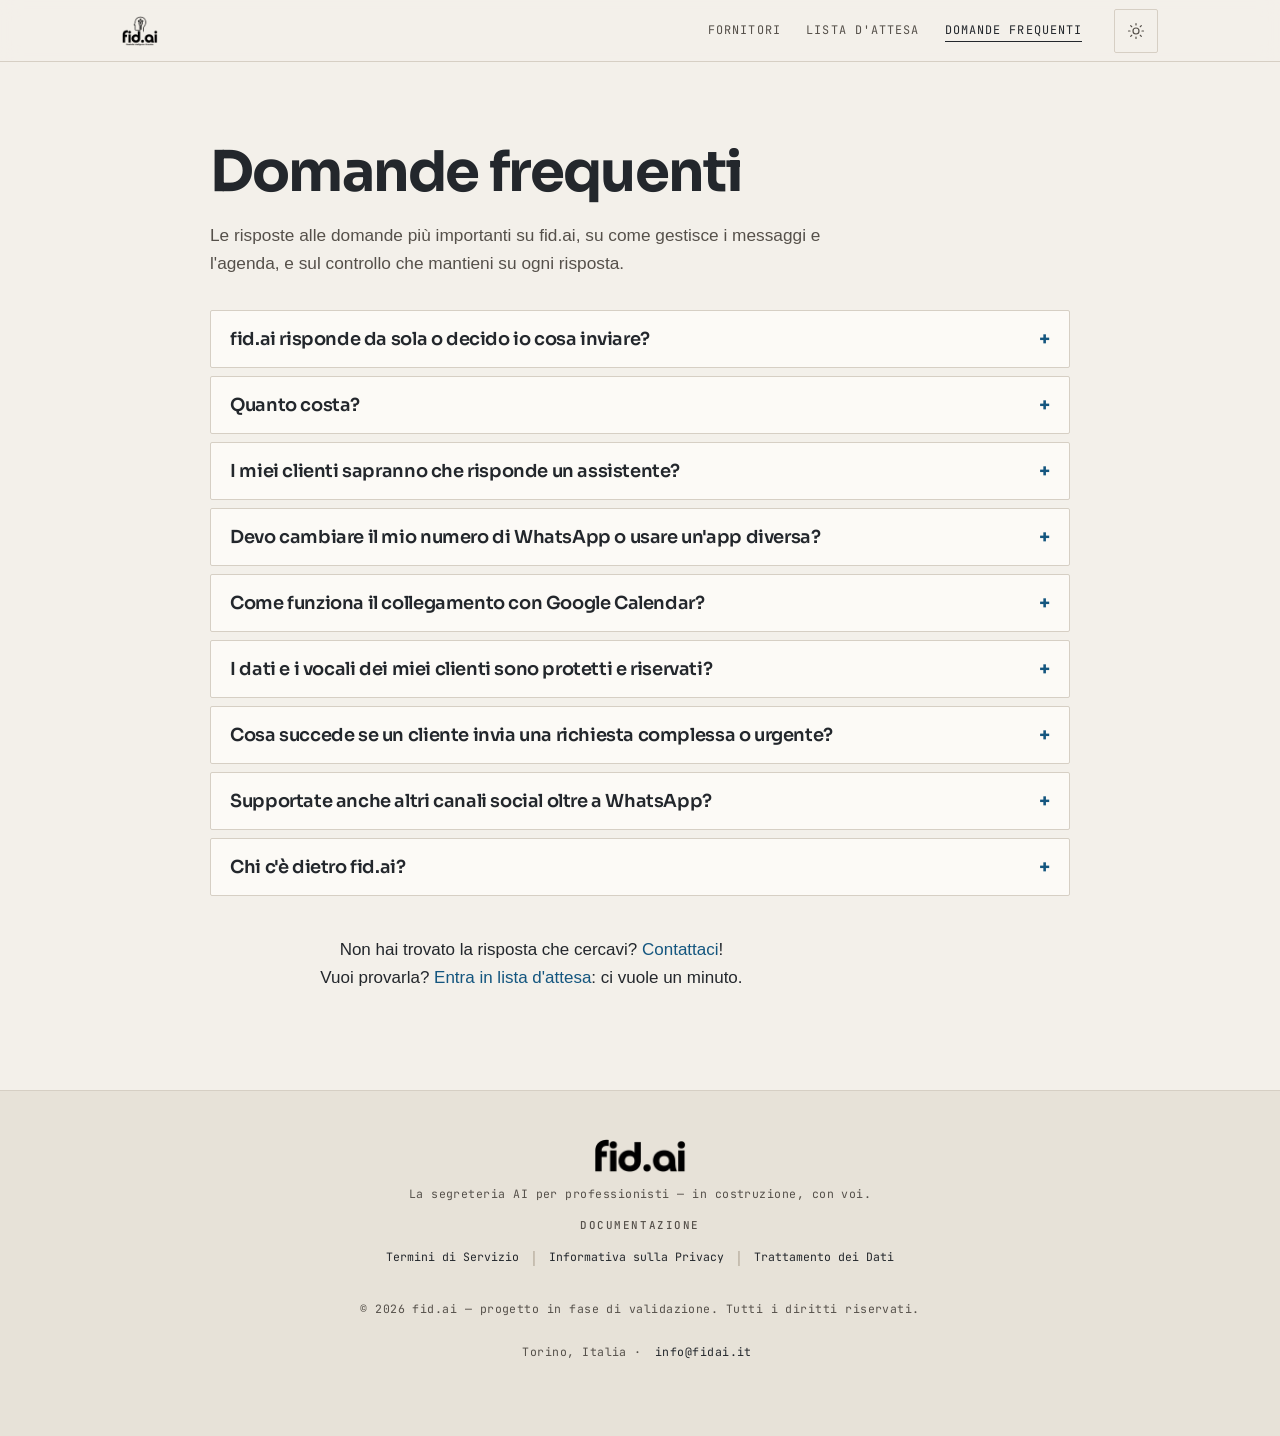
<file: resources/faq.html>
<!DOCTYPE html>
<html lang="it">
<head>
    <meta charset="UTF-8">
    <meta name="viewport" content="width=device-width, initial-scale=1.0">
    <title>Domande frequenti — fid.ai</title>
    <meta name="description" content="Le risposte alle domande più importanti su fid.ai, su come gestisce i messaggi e l'agenda, e sul controllo che mantieni su ogni risposta.">
    <link rel="canonical" href="https://fidai.it/resources/faq.html">

    <!-- Anteprima quando la pagina viene condivisa (WhatsApp, LinkedIn, X…).
         Immagine fatta apposta, 1200×630: logo e titolo della home (giro 24). -->
    <meta property="og:type" content="website">
    <meta property="og:site_name" content="fid.ai">
    <meta property="og:locale" content="it_IT">
    <meta property="og:url" content="https://fidai.it/resources/faq.html">
    <meta property="og:title" content="Domande frequenti — fid.ai">
    <meta property="og:description" content="Le risposte alle domande più importanti su fid.ai, su come gestisce i messaggi e l'agenda, e sul controllo che mantieni su ogni risposta.">
    <meta property="og:image" content="https://fidai.it/images/anteprima-social.png">
    <meta property="og:image:width" content="1200">
    <meta property="og:image:height" content="630">
    <meta property="og:image:alt" content="fid.ai — La tua segreteria AI: lavora per te, ma solo con la tua approvazione">
    <meta name="twitter:card" content="summary_large_image">
    <meta name="twitter:title" content="Domande frequenti — fid.ai">
    <meta name="twitter:description" content="Le risposte alle domande più importanti su fid.ai, su come gestisce i messaggi e l'agenda, e sul controllo che mantieni su ogni risposta.">
    <meta name="twitter:image" content="https://fidai.it/images/anteprima-social.png">
    <link rel="icon" href="../images/favicon.png" type="image/png">
    <link rel="apple-touch-icon" href="../images/apple-touch-icon.png">
    <meta name="theme-color" content="#F3F0EA" media="(prefers-color-scheme: light)">
    <meta name="theme-color" content="#141920" media="(prefers-color-scheme: dark)">


    <!-- Caratteri: Sora per i titoli e JetBrains Mono per etichette, numeri e
         comandi, ospitati qui in fonts/ e dichiarati in css/style.css: nessuna
         richiesta a Google o ad altri. Il corpo del testo usa il carattere di sistema. -->
    <link rel="preload" href="../fonts/sora-latin.woff2" as="font" type="font/woff2" crossorigin>

    <!-- Foglio di stile unico: nessuna libreria esterna, nessun tracker. -->
    <link rel="stylesheet" href="../css/style.css">

    <!-- Il tema si decide PRIMA del disegno, altrimenti si vede il lampo chiaro:
         vince la scelta salvata, altrimenti la preferenza del sistema. -->
    <script>
      (function () {
        try {
          var t = localStorage.getItem('fidai:theme');
          if (t !== 'dark' && t !== 'light') {
            t = window.matchMedia('(prefers-color-scheme: dark)').matches ? 'dark' : 'light';
          }
          document.documentElement.setAttribute('data-theme', t);
        } catch (e) {
          document.documentElement.setAttribute('data-theme', 'light');
        }
        /* Comparsa allo scorrimento: la classe la mette JavaScript, e solo se
           il browser sa osservare lo scorrimento e non e' stato chiesto meno
           movimento. Senza di essa nulla e' nascosto: la pagina si legge
           intera anche con JavaScript spento. */
        try {
          if ('IntersectionObserver' in window
              && !window.matchMedia('(prefers-reduced-motion: reduce)').matches) {
            document.documentElement.classList.add('rv');
          }
        } catch (e) { /* niente */ }
      })();
    </script>
</head>
<body>

    <!-- Testata: essenziale, in monospace piccolo. Il logo resta quello di sempre. -->
    <nav class="navbar" id="mainNavbar">
        <div class="container">
            <a class="navbar-brand nav-logo" href="../index.html#hero">
                <img src="../images/logo-intero.png" alt="fid.ai — torna alla home" class="navbar-logo-img" width="169" height="140">
            </a>
            <div class="navbar-collapse" id="navbarNavContent">
                <ul class="navbar-nav">
                    <li class="nav-item"><a class="nav-link" href="../resources/partner.html">Fornitori</a></li>
                    <li class="nav-item"><a class="nav-link" href="../lista-attesa.html">Lista d'attesa</a></li>
                    <li class="nav-item"><a class="nav-link active" aria-current="page" href="../resources/faq.html">Domande frequenti</a></li>
                </ul>
            </div>
            <div class="navbar-actions">
                <button class="theme-toggle" id="themeToggle" type="button" aria-label="Cambia tema chiaro o scuro">
                    <svg class="icon icon-sun" viewBox="0 0 24 24" aria-hidden="true"><circle cx="12" cy="12" r="4"/><path d="M12 2v2M12 20v2M4.9 4.9l1.4 1.4M17.7 17.7l1.4 1.4M2 12h2M20 12h2M4.9 19.1l1.4-1.4M17.7 6.3l1.4-1.4"/></svg>
                    <svg class="icon icon-moon" viewBox="0 0 24 24" aria-hidden="true"><path d="M20 14.5A8.5 8.5 0 0 1 9.5 4a8.5 8.5 0 1 0 10.5 10.5z"/></svg>
                </button>
                <button class="navbar-toggler" type="button" aria-controls="navbarNavContent" aria-expanded="false" aria-label="Apri il menu">
                    <svg class="icon" viewBox="0 0 24 24" aria-hidden="true"><path d="M4 7h16M4 12h16M4 17h16"/></svg>
                </button>
            </div>
        </div>
    </nav>

    <!-- Content Page Section for FAQ -->
    <section class="page-container">
        <div class="container">
            <div class="content-page-wrapper">
                <h1 data-reveal="lines">Domande frequenti</h1>
                <p class="page-intro-text" data-reveal="up">Le risposte alle domande più importanti su fid.ai, su come gestisce i messaggi e l'agenda, e sul controllo che mantieni su ogni risposta.</p>
                
                <div class="accordion mt-4 mt-md-5" id="faqAccordion" data-reveal="cascade">
                    <details class="accordion-item" id="collapseOne">
                        <summary><h2 class="accordion-header">fid.ai risponde da sola o decido io cosa inviare?</h2></summary>
                        <div class="accordion-body">
                                <p>Di default l'assistente prepara una bozza precisa e aspetta la tua approvazione: leggi e invii con un tocco. Se preferisci, puoi abilitare l'invio automatico solo per determinati orari o tipi di richiesta (es. orari di apertura o conferme appuntamento). Sei sempre tu a decidere il livello di autonomia.</p>
                            </div>
                    </details>

                    <details class="accordion-item" id="faqCosto">
                        <summary><h2 class="accordion-header">Quanto costa?</h2></summary>
                        <div class="accordion-body">
                                <p>Durante il pilota non paghi nulla. Dopo sarà un abbonamento mensile, senza vincoli: i prezzi li stiamo definendo, anche grazie alle risposte al <a href="../questionario.html" class="text-link">questionario</a>.</p>
                            </div>
                    </details>

                    <details class="accordion-item" id="faqClienti">
                        <summary><h2 class="accordion-header">I miei clienti sapranno che risponde un assistente?</h2></summary>
                        <div class="accordion-body">
                                <p>Sì. Al primo messaggio l'assistente si presenta come assistente virtuale basato su intelligenza artificiale e chiede al cliente di leggere l'informativa e dare il consenso. Se preferisce di no, gli rispondi tu personalmente, come sempre.</p>
                            </div>
                    </details>

                    <details class="accordion-item" id="collapseTwo">
                        <summary><h2 class="accordion-header">Devo cambiare il mio numero di WhatsApp o usare un'app diversa?</h2></summary>
                        <div class="accordion-body">
                                <p>No: continui a usare il tuo numero e la tua app di sempre. Se preferisci tenere separato il lavoro, potrai avere anche un numero dedicato allo studio.</p>
                            </div>
                    </details>

                    <details class="accordion-item" id="collapseThree">
                        <summary><h2 class="accordion-header">Come funziona il collegamento con Google Calendar?</h2></summary>
                        <div class="accordion-body">
                                <p>Il collegamento avviene tramite il login sicuro e autorizzato di Google (OAuth). fid.ai legge solo le disponibilità per proporre ai clienti gli orari liberi e aggiunge o sposta gli appuntamenti concordati. Non accede a email, contatti o altri dati del tuo account Google.</p>
                            </div>
                    </details>

                    <details class="accordion-item" id="collapseFour">
                        <summary><h2 class="accordion-header">I dati e i vocali dei miei clienti sono protetti e riservati?</h2></summary>
                        <div class="accordion-body">
                                <p>Sì. I nostri server sono in Europa (OVHcloud, Francia) e i vocali vengono trascritti lì, senza passare da servizi esterni. Per preparare le risposte, il testo dei messaggi passa da OpenRouter ai modelli Gemini di Google, negli Stati Uniti, con le garanzie previste dal GDPR. Nessuno usa i messaggi per addestrare modelli di intelligenza artificiale. L'elenco completo è nella pagina <a href="partner.html" class="text-link">Fornitori</a>.</p>
                            </div>
                    </details>

                    <details class="accordion-item" id="collapseFive">
                        <summary><h2 class="accordion-header">Cosa succede se un cliente invia una richiesta complessa o urgente?</h2></summary>
                        <div class="accordion-body">
                                <p>L'assistente riconosce i propri limiti. Se una richiesta ha bisogno di una tua valutazione, fid.ai non risponde al posto tuo: ti avvisa, e intervieni tu.</p>
                            </div>
                    </details>

                    <details class="accordion-item" id="collapseSix">
                        <summary><h2 class="accordion-header">Supportate anche altri canali social oltre a WhatsApp?</h2></summary>
                        <div class="accordion-body">
                                <p>Partiamo da WhatsApp, che è il canale più utilizzato dai clienti. La piattaforma è progettata per estendersi progressivamente alla gestione centralizzata di Instagram, Facebook Messenger e altri canali di messaggistica.</p>
                            </div>
                    </details>

                    <details class="accordion-item" id="faqChi">
                        <summary><h2 class="accordion-header">Chi c'è dietro fid.ai?</h2></summary>
                        <div class="accordion-body">
                                <p>Luca Bertaggia, che l'ha fondata a Torino, e un socio tecnico. Luca lavora all'Università di Torino, dove automatizza con l'intelligenza artificiale i lavori che si ripetono a mano: fid.ai nasce dalla stessa idea, togliere ai professionisti le risposte ripetitive su WhatsApp lasciando a loro l'ultima parola. Vuoi conoscerlo? <a href="https://calendar.app.google/BSCFrTZiFVUPNc6TA" target="_blank" rel="noopener" class="text-link">Prenota un quarto d'ora in videochiamata</a>.</p>
                            </div>
                    </details>
                </div>

                <p class="mt-5 text-center">
                    Non hai trovato la risposta che cercavi? <a href="mailto:info@fidai.it" class="text-link">Contattaci</a>!<br>
                    Vuoi provarla? <a href="../lista-attesa.html" class="text-link">Entra in lista d'attesa</a>: ci vuole un minuto.
                </p>
            </div>
        </div>
    </section>

    <!-- Footer -->
    <footer class="footer-section text-center py-5">
        <div class="container">
            <div class="mb-3">
                <img src="../images/logo-nome-azienda.png" alt="fid.ai" class="footer-logo-img mb-2" loading="lazy" width="376" height="140">
                <p class="footer-tagline">La segreteria AI per professionisti &mdash; in costruzione, con voi.</p>
            </div>
            <div class="footer-legal-links mb-3">
                <h2 class="footer-subtitle">Documentazione</h2>
                <a href="../legal/termini-di-servizio.html" class="footer-link">Termini di Servizio</a>
                <span class="mx-1 footer-link-separator" aria-hidden="true">|</span>
                <a href="../legal/informativa-privacy.html" class="footer-link">Informativa sulla Privacy</a>
                <span class="mx-1 footer-link-separator" aria-hidden="true">|</span>
                <a href="../legal/dpa.html" class="footer-link">Trattamento dei Dati</a>
            </div>
            <p class="footer-copyright">
                &copy; <span id="currentYear"></span> fid.ai &mdash; progetto in fase di validazione. Tutti i diritti riservati.
            </p>
            <p class="footer-address">Torino, Italia &middot; <a href="mailto:info@fidai.it" class="footer-link">info@fidai.it</a></p>
        </div>
    </footer>

    <script src="../js/script.js"></script>
</body>
</html>
</file>
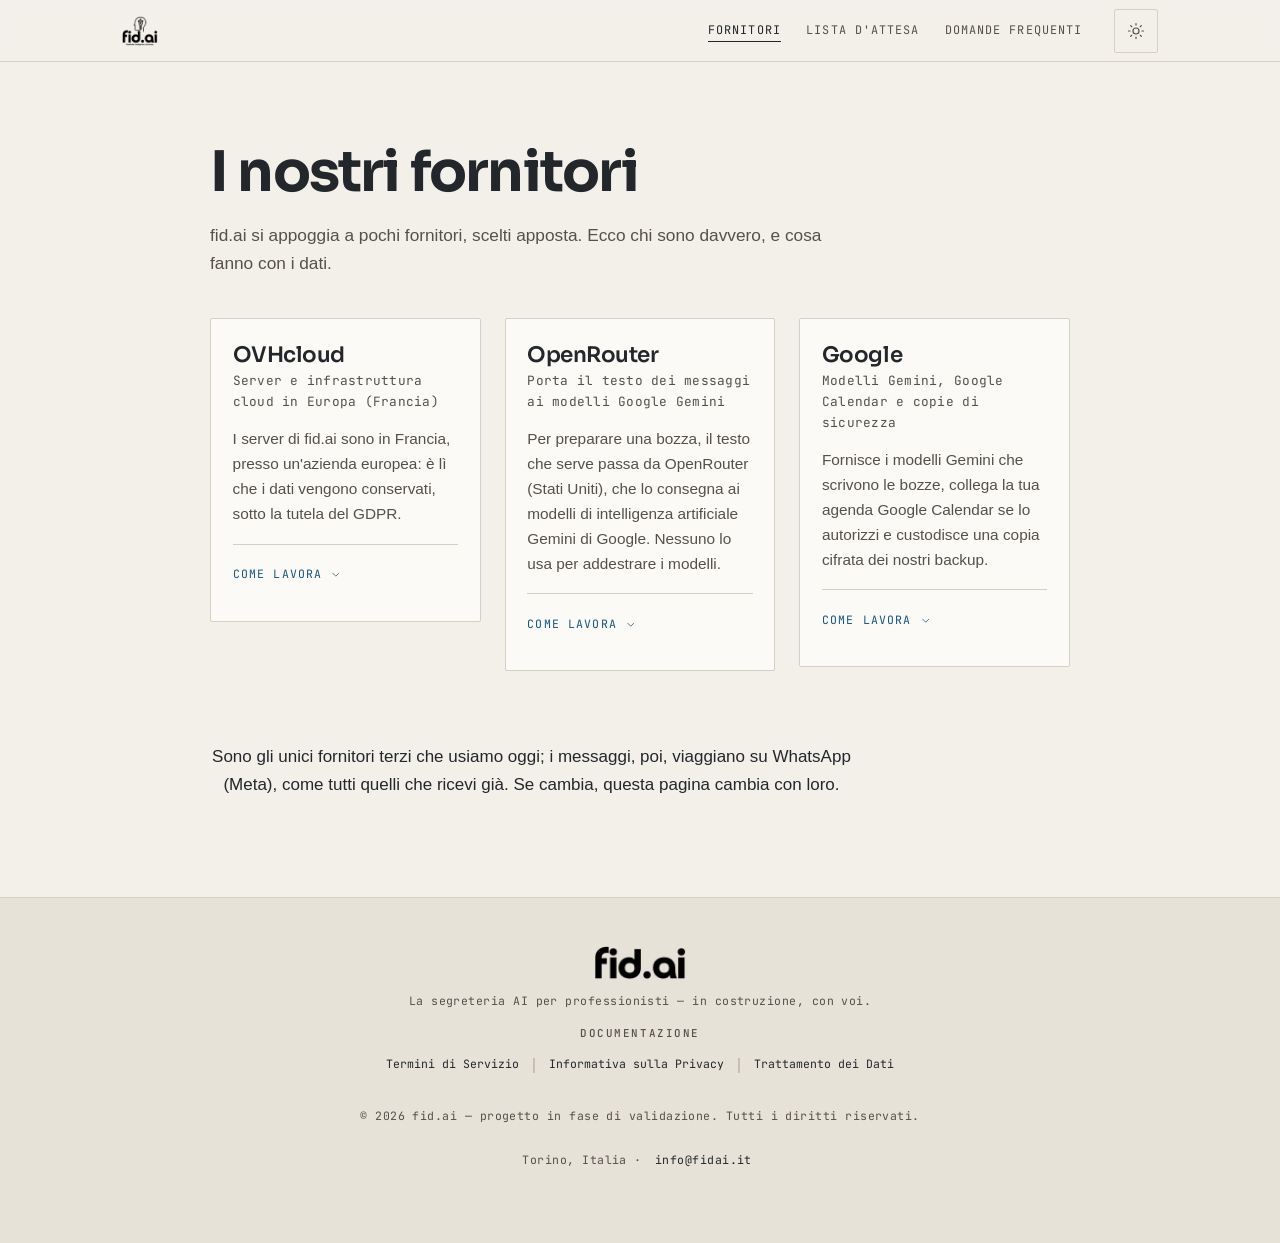
<file: resources/partner.html>
<!DOCTYPE html>
<html lang="it">
<head>
    <meta charset="UTF-8">
    <meta name="viewport" content="width=device-width, initial-scale=1.0">
    <title>Fornitori — fid.ai</title>
    <meta name="description" content="I fornitori di fid.ai: OVHcloud per i server in Francia, OpenRouter e Google Gemini per le risposte, Google per il Calendar e i backup cifrati.">
    <link rel="canonical" href="https://fidai.it/resources/partner.html">

    <!-- Anteprima quando la pagina viene condivisa (WhatsApp, LinkedIn, X…).
         Immagine fatta apposta, 1200×630: logo e titolo della home (giro 24). -->
    <meta property="og:type" content="website">
    <meta property="og:site_name" content="fid.ai">
    <meta property="og:locale" content="it_IT">
    <meta property="og:url" content="https://fidai.it/resources/partner.html">
    <meta property="og:title" content="Fornitori — fid.ai">
    <meta property="og:description" content="I fornitori di fid.ai: OVHcloud per i server in Francia, OpenRouter e Google Gemini per le risposte, Google per il Calendar e i backup cifrati.">
    <meta property="og:image" content="https://fidai.it/images/anteprima-social.png">
    <meta property="og:image:width" content="1200">
    <meta property="og:image:height" content="630">
    <meta property="og:image:alt" content="fid.ai — La tua segreteria AI: lavora per te, ma solo con la tua approvazione">
    <meta name="twitter:card" content="summary_large_image">
    <meta name="twitter:title" content="Fornitori — fid.ai">
    <meta name="twitter:description" content="I fornitori di fid.ai: OVHcloud per i server in Francia, OpenRouter e Google Gemini per le risposte, Google per il Calendar e i backup cifrati.">
    <meta name="twitter:image" content="https://fidai.it/images/anteprima-social.png">
    <link rel="icon" href="../images/favicon.png" type="image/png">
    <link rel="apple-touch-icon" href="../images/apple-touch-icon.png">
    <meta name="theme-color" content="#F3F0EA" media="(prefers-color-scheme: light)">
    <meta name="theme-color" content="#141920" media="(prefers-color-scheme: dark)">



    <!-- Caratteri: Sora per i titoli e JetBrains Mono per etichette, numeri e
         comandi, ospitati qui in fonts/ e dichiarati in css/style.css: nessuna
         richiesta a Google o ad altri. Il corpo del testo usa il carattere di sistema. -->
    <link rel="preload" href="../fonts/sora-latin.woff2" as="font" type="font/woff2" crossorigin>

    <!-- Foglio di stile unico: nessuna libreria esterna, nessun tracker. -->
    <link rel="stylesheet" href="../css/style.css">

    <!-- Il tema si decide PRIMA del disegno, altrimenti si vede il lampo chiaro:
         vince la scelta salvata, altrimenti la preferenza del sistema. -->
    <script>
      (function () {
        try {
          var t = localStorage.getItem('fidai:theme');
          if (t !== 'dark' && t !== 'light') {
            t = window.matchMedia('(prefers-color-scheme: dark)').matches ? 'dark' : 'light';
          }
          document.documentElement.setAttribute('data-theme', t);
        } catch (e) {
          document.documentElement.setAttribute('data-theme', 'light');
        }
        /* Comparsa allo scorrimento: la classe la mette JavaScript, e solo se
           il browser sa osservare lo scorrimento e non e' stato chiesto meno
           movimento. Senza di essa nulla e' nascosto: la pagina si legge
           intera anche con JavaScript spento. */
        try {
          if ('IntersectionObserver' in window
              && !window.matchMedia('(prefers-reduced-motion: reduce)').matches) {
            document.documentElement.classList.add('rv');
          }
        } catch (e) { /* niente */ }
      })();
    </script>
</head>
<body>

    <!-- Testata: essenziale, in monospace piccolo. Il logo resta quello di sempre. -->
    <nav class="navbar" id="mainNavbar">
        <div class="container">
            <a class="navbar-brand nav-logo" href="../index.html#hero">
                <img src="../images/logo-intero.png" alt="fid.ai — torna alla home" class="navbar-logo-img" width="169" height="140">
            </a>
            <div class="navbar-collapse" id="navbarNavContent">
                <ul class="navbar-nav">
                    <li class="nav-item"><a class="nav-link active" aria-current="page" href="../resources/partner.html">Fornitori</a></li>
                    <li class="nav-item"><a class="nav-link" href="../lista-attesa.html">Lista d'attesa</a></li>
                    <li class="nav-item"><a class="nav-link" href="../resources/faq.html">Domande frequenti</a></li>
                </ul>
            </div>
            <div class="navbar-actions">
                <button class="theme-toggle" id="themeToggle" type="button" aria-label="Cambia tema chiaro o scuro">
                    <svg class="icon icon-sun" viewBox="0 0 24 24" aria-hidden="true"><circle cx="12" cy="12" r="4"/><path d="M12 2v2M12 20v2M4.9 4.9l1.4 1.4M17.7 17.7l1.4 1.4M2 12h2M20 12h2M4.9 19.1l1.4-1.4M17.7 6.3l1.4-1.4"/></svg>
                    <svg class="icon icon-moon" viewBox="0 0 24 24" aria-hidden="true"><path d="M20 14.5A8.5 8.5 0 0 1 9.5 4a8.5 8.5 0 1 0 10.5 10.5z"/></svg>
                </button>
                <button class="navbar-toggler" type="button" aria-controls="navbarNavContent" aria-expanded="false" aria-label="Apri il menu">
                    <svg class="icon" viewBox="0 0 24 24" aria-hidden="true"><path d="M4 7h16M4 12h16M4 17h16"/></svg>
                </button>
            </div>
        </div>
    </nav>

    <!-- Content Page Section -->
    <section class="page-container">
        <div class="container">
            <div class="content-page-wrapper">
                <h1 data-reveal="lines">I nostri fornitori</h1>
                <p class="page-intro-text" data-reveal="up">fid.ai si appoggia a pochi fornitori, scelti apposta. Ecco chi sono davvero, e cosa fanno con i dati.</p>

                <div class="row gy-4 mt-md-5 mt-4 align-items-start" data-reveal="cascade">
                    <!-- Card OVHcloud -->
                    <div class="col-lg-4 col-md-6">
                        <div class="partner-card">
                            <h2 class="partner-card-title">OVHcloud</h2>
                            <p class="partner-card-subtitle">Server e infrastruttura cloud in Europa (Francia)</p>
                            <p class="partner-card-description">I server di fid.ai sono in Francia, presso un'azienda europea: è lì che i dati vengono conservati, sotto la tutela del GDPR.</p>
                            <details class="partner-details" id="partnerDetailsOvh">
                                <summary class="partner-toggle"><span>Come lavora</span> <svg class="icon" viewBox="0 0 24 24" aria-hidden="true"><path d="M6 9l6 6 6-6"/></svg></summary>
                                <ul class="partner-card-list">
                                    <li><strong>Data center in Francia:</strong> i server fisici che eseguono fid.ai si trovano in territorio europeo, non fuori dal SEE.</li>
                                    <li><strong>Continuità del servizio:</strong> infrastruttura pensata per restare disponibile anche in caso di guasto hardware.</li>
                                    <li><strong>Sicurezza fisica e di rete:</strong> accesso ai data center controllato, protezione della rete che ospita i nostri sistemi.</li>
                                </ul>
                            </details>
                        </div>
                    </div>

                    <!-- Card OpenRouter: dal 09/09/2026 il testo dei messaggi passa da qui
                         verso i modelli Google Gemini (stessa frase dell'informativa dell'app,
                         backend/assets/notices/). -->
                    <div class="col-lg-4 col-md-6">
                        <div class="partner-card">
                            <h2 class="partner-card-title">OpenRouter</h2>
                            <p class="partner-card-subtitle">Porta il testo dei messaggi ai modelli Google Gemini</p>
                            <p class="partner-card-description">Per preparare una bozza, il testo che serve passa da OpenRouter (Stati Uniti), che lo consegna ai modelli di intelligenza artificiale Gemini di Google. Nessuno lo usa per addestrare i modelli.</p>
                            <details class="partner-details" id="partnerDetailsOpenrouter">
                                <summary class="partner-toggle"><span>Come lavora</span> <svg class="icon" viewBox="0 0 24 24" aria-hidden="true"><path d="M6 9l6 6 6-6"/></svg></summary>
                                <ul class="partner-card-list">
                                    <li><strong>Solo il testo che serve:</strong> riceve ciò che serve a preparare la risposta del momento, non l'intera cronologia della tua attività.</li>
                                    <li><strong>Zero addestramento sui tuoi messaggi:</strong> le conversazioni non vengono usate per addestrare modelli, né da OpenRouter né da Google né da noi.</li>
                                    <li><strong>Trasferimento con garanzie:</strong> OpenRouter ha sede negli Stati Uniti; il trasferimento è coperto dal Data Privacy Framework UE-USA e, in subordine, dalle Clausole Contrattuali Standard della Commissione europea.</li>
                                </ul>
                                <a href="https://openrouter.ai/privacy" target="_blank" rel="noopener noreferrer" class="text-link d-block mt-3 fw-bold">
                                    Privacy Policy di OpenRouter <svg class="icon" viewBox="0 0 24 24" aria-hidden="true"><path d="M14 4h6v6M20 4l-8 8"/><path d="M18 14v5a1 1 0 0 1-1 1H5a1 1 0 0 1-1-1V7a1 1 0 0 1 1-1h5"/></svg>
                                </a>
                            </details>
                        </div>
                    </div>

                    <!-- Card Google -->
                    <div class="col-lg-4 col-md-6">
                        <div class="partner-card">
                            <h2 class="partner-card-title">Google</h2>
                            <p class="partner-card-subtitle">Modelli Gemini, Google Calendar e copie di sicurezza</p>
                            <p class="partner-card-description">Fornisce i modelli Gemini che scrivono le bozze, collega la tua agenda Google Calendar se lo autorizzi e custodisce una copia cifrata dei nostri backup.</p>
                            <details class="partner-details" id="partnerDetailsGoogle">
                                <summary class="partner-toggle"><span>Come lavora</span> <svg class="icon" viewBox="0 0 24 24" aria-hidden="true"><path d="M6 9l6 6 6-6"/></svg></summary>
                                <ul class="partner-card-list">
                                    <li><strong>Gemini, anche come riserva:</strong> se OpenRouter non risponde, il testo va direttamente ai modelli Gemini di Google, con le stesse garanzie e senza addestramento.</li>
                                    <li><strong>Accesso autorizzato da te:</strong> il collegamento avviene con il login sicuro di Google (OAuth); puoi revocarlo quando vuoi dal tuo account Google.</li>
                                    <li><strong>Solo l'agenda:</strong> fid.ai accede al calendario che scegli tu, non ad altri servizi Google.</li>
                                    <li><strong>Uso limitato ai dati necessari:</strong> rispettiamo i requisiti "Limited Use" di Google sui dati letti dalle sue API.</li>
                                    <li><strong>Copie di sicurezza cifrate:</strong> una copia dei backup è conservata su Google Drive; senza la chiave, che non si trova sul server, è illeggibile a chiunque.</li>
                                </ul>
                                <a href="../legal/informativa-privacy.html#priv-google-calendar" class="text-link d-block mt-3 fw-bold">
                                    Cosa vede, e cosa non fa, fid.ai con i dati del calendario
                                </a>
                            </details>
                        </div>
                    </div>
                </div>

                <p class="mt-5 text-center">
                    Sono gli unici fornitori terzi che usiamo oggi; i messaggi, poi, viaggiano su WhatsApp (Meta), come tutti quelli che ricevi già. Se cambia, questa pagina cambia con loro.
                </p>
            </div>
        </div>
    </section>

    <!-- Footer -->
    <footer class="footer-section text-center py-5">
        <div class="container">
            <div class="mb-3">
                <img src="../images/logo-nome-azienda.png" alt="fid.ai" class="footer-logo-img mb-2" loading="lazy" width="376" height="140">
                <p class="footer-tagline">La segreteria AI per professionisti &mdash; in costruzione, con voi.</p>
            </div>
            <div class="footer-legal-links mb-3">
                <h2 class="footer-subtitle">Documentazione</h2>
                <a href="../legal/termini-di-servizio.html" class="footer-link">Termini di Servizio</a>
                <span class="mx-1 footer-link-separator" aria-hidden="true">|</span>
                <a href="../legal/informativa-privacy.html" class="footer-link">Informativa sulla Privacy</a>
                <span class="mx-1 footer-link-separator" aria-hidden="true">|</span>
                <a href="../legal/dpa.html" class="footer-link">Trattamento dei Dati</a>
            </div>
            <p class="footer-copyright">
                &copy; <span id="currentYear"></span> fid.ai &mdash; progetto in fase di validazione. Tutti i diritti riservati.
            </p>
            <p class="footer-address">Torino, Italia &middot; <a href="mailto:info@fidai.it" class="footer-link">info@fidai.it</a></p>
        </div>
    </footer>

    <script src="../js/script.js"></script>
</body>
</html>
</file>
<file: css/style.css>
/* css/style.css — fid.ai
 *
 * Giro 23 (03/09/2026): titoli in Sora, screenshot grandi, comparsa allo
 * scorrimento. Base: giro 21, restyle completo ispirato a pi.dev in versione
 * «chiara di default». Niente Bootstrap, niente Font Awesome, nessuna libreria
 * via CDN: qui dentro c'e' TUTTO il vestito del sito, in un file solo.
 *
 * Indice:
 *   1. Variabili (tema chiaro = base, tema scuro = override)
 *   2. Reset e tipografia
 *   3. Griglia e utilita' minime (le poche classi ereditate da Bootstrap)
 *   4. Testata e menu
 *   5. Bottoni, etichette, link
 *   6. Home: hero, demo WhatsApp, passi, inviti, professioni, privacy
 *   7. Pagine interne: documenti, schede, prezzi, moduli, questionario
 *   8. Pie' di pagina
 *   9. Movimento: ingresso, comparsa allo scorrimento, prefers-reduced-motion
 */

/* Caratteri ospitati sul sito (giro 24, 15/09/2026): il sottoinsieme latin dei
 * file variabili di Google Fonts, scaricato una volta e servito da fonts/.
 * Nessuna richiesta esterna: l'indirizzo IP di chi visita non arriva a Google.
 * Un file per famiglia copre tutti i pesi usati (Sora 600-700, JetBrains 400-500). */
@font-face {
    font-family: 'Sora';
    font-style: normal;
    font-weight: 600 700;
    font-display: swap;
    src: url('../fonts/sora-latin.woff2') format('woff2');
    unicode-range: U+0000-00FF, U+0131, U+0152-0153, U+02BB-02BC, U+02C6, U+02DA, U+02DC, U+0304, U+0308, U+0329, U+2000-206F, U+20AC, U+2122, U+2191, U+2193, U+2212, U+2215, U+FEFF, U+FFFD;
}
@font-face {
    font-family: 'JetBrains Mono';
    font-style: normal;
    font-weight: 400 500;
    font-display: swap;
    src: url('../fonts/jetbrains-mono-latin.woff2') format('woff2');
    unicode-range: U+0000-00FF, U+0131, U+0152-0153, U+02BB-02BC, U+02C6, U+02DA, U+02DC, U+0304, U+0308, U+0329, U+2000-206F, U+20AC, U+2122, U+2191, U+2193, U+2212, U+2215, U+FEFF, U+FFFD;
}

/* ========================================================================= */
/* 1. Variabili                                                              */
/* ========================================================================= */
/* Palette «materiale» e desaturata: carta e pietra, mai bianco o nero puri.
 * Il blu dell'app (#14567F, copiato da frontend/src/config/colors.js) resta
 * solo come accento: link, un bottone primario, la sezione a fuoco. */
:root {
    color-scheme: light;

    /* Superfici */
    --bg-canvas:  #F3F0EA;   /* carta */
    --bg-deep:    #E7E2D8;   /* pergamena, per le fasce alternate */
    --surface:    #FCFAF6;   /* schede */
    --surface-2:  #EDE8DF;

    /* Testo — contrasti misurati in fondo al file */
    --text-base:  #23272C;   /* 13.2:1 su --bg-canvas */
    --text-muted: #55504A;   /*  7.0:1 su --bg-canvas */
    --text-invert:#FCFAF6;

    /* Accento */
    --accent:        #14567F;   /* 6.9:1 su --bg-canvas */
    --accent-strong: #104566;
    --accent-soft:   rgba(20, 86, 127, 0.10);
    --on-accent:     #FCFAF6;   /* 7.6:1 su --accent */

    /* Linee e ombre */
    --line:        #D6CFC4;
    --line-strong: #B9AFA0;
    --shadow-lift: 0 1px 0 rgba(35, 39, 44, .05), 0 12px 32px rgba(35, 39, 44, .07);

    /* Tipografia */
    --font-display: "Sora", ui-sans-serif, system-ui, -apple-system, "Segoe UI", Roboto, sans-serif;
    --font-mono: "JetBrains Mono", ui-monospace, SFMono-Regular, Menlo, Consolas, monospace;
    --font-body: -apple-system, BlinkMacSystemFont, "Segoe UI", Roboto, "Helvetica Neue", Arial, sans-serif;

    --fs-body: 1.0625rem;     /* 17px */
    --lh-body: 1.62;
    --measure: 68ch;          /* larghezza massima di lettura */
    --container: 1100px;

    /* Ritmo */
    --space-section: clamp(4rem, 9vw, 7rem);
    --gutter: clamp(1.25rem, 4vw, 2rem);
    --radius: 2px;            /* squadrato: 2 px al massimo */
    --header-h: 62px;
}

/* Tema scuro: stessa palette rovesciata (notte fredda + azzurro polveroso). */
:root[data-theme="dark"] {
    color-scheme: dark;

    --bg-canvas:  #141920;
    --bg-deep:    #0E1218;
    --surface:    #1B212A;
    --surface-2:  #222A34;

    --text-base:  #DEE4EA;   /* 13.8:1 su --bg-canvas */
    --text-muted: #A2ACB6;   /*  7.7:1 su --bg-canvas */
    --text-invert:#0E1218;

    --accent:        #7FB2DC;   /* 7.8:1 su --bg-canvas */
    --accent-strong: #A6CCEB;
    --accent-soft:   rgba(127, 178, 220, 0.14);
    --on-accent:     #0E1218;   /* 8.3:1 su --accent */

    --line:        #2E3742;
    --line-strong: #46525F;
    --shadow-lift: 0 1px 0 rgba(0, 0, 0, .3), 0 12px 32px rgba(0, 0, 0, .35);
}

/* ========================================================================= */
/* 2. Reset e tipografia                                                     */
/* ========================================================================= */
*, *::before, *::after { box-sizing: border-box; }

html { -webkit-text-size-adjust: 100%; scroll-behavior: smooth; }

body {
    margin: 0;
    padding-top: var(--header-h);
    background-color: var(--bg-canvas);
    color: var(--text-base);
    font-family: var(--font-body);
    font-size: var(--fs-body);
    line-height: var(--lh-body);
    overflow-x: hidden;
    -webkit-font-smoothing: antialiased;
    transition: background-color .25s ease, color .25s ease;
}

img, svg { max-width: 100%; height: auto; display: block; }

h1, h2, h3, h4 {
    font-family: var(--font-display);
    font-weight: 600;
    letter-spacing: -0.02em;
    line-height: 1.14;
    margin: 0 0 .6em;
    color: var(--text-base);
}
h1 { font-size: clamp(2.15rem, 5.4vw, 3.5rem); font-weight: 700; letter-spacing: -0.032em; line-height: 1.08; }
h2 { font-size: clamp(1.75rem, 3.6vw, 2.5rem); letter-spacing: -0.022em; }
h3 { font-size: clamp(1.25rem, 2.2vw, 1.55rem); letter-spacing: -0.012em; line-height: 1.24; }
h4 { font-size: 1.15rem; letter-spacing: -0.014em; }

p { margin: 0 0 1.1em; max-width: var(--measure); }
ul, ol { max-width: var(--measure); }

/* Sora non ha un corsivo disegnato: l'accento dei titoli e' il colore, non
 * l'inclinazione (un corsivo finto, inclinato dal browser, si vede). */
.hero-title em, .section-title em { font-style: normal; }

/* Etichette monospaziate: piccole, maiuscole, spaziate — il contrario esatto
 * del tracking stretto dei titoli. E' il contrasto che regge tutto. */
.eyebrow, .invito-badge, .q-progress-label, .step-number, .footer-subtitle,
.nav-link, .btn, .field-label, .q-number,
.pricing-plan-target, .partner-card-subtitle, .document-date, .scroll-hint,
.q-step-title, .target-tag, .pricing-plan-iva, .theme-toggle {
    font-family: var(--font-mono);
}
.eyebrow, .invito-badge, .footer-subtitle, .q-progress-label, .scroll-hint,
.document-date {
    text-transform: uppercase;
    letter-spacing: 0.12em;
    font-size: .7rem;
    font-weight: 500;
    color: var(--text-muted);
}

a { color: var(--accent); text-decoration: none; }

/* Sottolineatura animata: cresce da sinistra al passaggio del mouse. */
.text-link, .footer-link, .content-page-wrapper a, .document-content a,
.legal-section-body a, p a {
    background-image: linear-gradient(var(--accent), var(--accent));
    background-repeat: no-repeat;
    background-position: 0 100%;
    background-size: 0% 1px;
    transition: background-size .24s cubic-bezier(.22, 1, .36, 1);
    padding-bottom: 1px;
}
.text-link:hover, .footer-link:hover, .content-page-wrapper a:hover,
.document-content a:hover, .legal-section-body a:hover, p a:hover {
    background-size: 100% 1px;
}

/* Messa a fuoco sempre visibile, su qualunque fondo. */
:focus-visible {
    outline: 2px solid var(--accent);
    outline-offset: 3px;
    border-radius: 0;
}

hr, .document-rule {
    border: 0;
    border-top: 1px solid var(--line);
    margin: 2.5rem 0;
}

::selection { background: var(--accent); color: var(--on-accent); }

/* ========================================================================= */
/* 3. Griglia e utilita' minime                                              */
/* ========================================================================= */
.container {
    width: 100%;
    max-width: var(--container);
    margin-inline: auto;
    padding-inline: var(--gutter);
}

.row {
    display: flex;
    flex-wrap: wrap;
    margin-inline: -.75rem;
}
.row > [class*="col-"] { padding-inline: .75rem; margin-bottom: 1.5rem; flex: 0 0 100%; max-width: 100%; }
.g-5 > [class*="col-"], .gy-4 > [class*="col-"] { margin-bottom: 2rem; }
.justify-content-center { justify-content: center; }
.align-items-start { align-items: flex-start; }

@media (min-width: 768px) {
    .row > .col-md-4 { flex-basis: 33.3333%; max-width: 33.3333%; }
    .row > .col-md-6 { flex-basis: 50%; max-width: 50%; }
}
@media (min-width: 992px) {
    .row > .col-lg-4 { flex-basis: 33.3333%; max-width: 33.3333%; }
}

.text-center { text-align: center; }
.text-start  { text-align: left; }
.mx-auto { margin-inline: auto; }
.mx-1 { margin-inline: .25rem; }
.mb-0 { margin-bottom: 0 !important; }
.mb-2 { margin-bottom: .5rem; }
.mb-3 { margin-bottom: 1rem; }
.mb-4 { margin-bottom: 1.5rem; }
.mt-2 { margin-top: .5rem; }
.mt-3 { margin-top: 1rem; }
.mt-4 { margin-top: 1.5rem; }
.mt-5 { margin-top: 2.5rem; }
.py-5 { padding-block: 3rem; }
.pb-4 { padding-bottom: 1.5rem; }
.pt-md-4 { padding-top: 1.5rem; }
.pb-md-3 { padding-bottom: 1rem; }
.d-block { display: block; }
.fw-bold { font-weight: 700; }
.fw-normal { font-weight: 400; }
.gap-2 { gap: .75rem; }
.lead { font-size: 1.15rem; }
.fs-sm { font-size: .95rem; }
.measure-wide { max-width: 720px; }
.text-muted { color: var(--text-muted); }
@media (min-width: 768px) { .mt-md-5 { margin-top: 2.5rem; } }

.visually-hidden {
    position: absolute !important;
    width: 1px; height: 1px;
    padding: 0; margin: -1px;
    overflow: hidden; clip: rect(0, 0, 0, 0); white-space: nowrap; border: 0;
}

/* Icone SVG in linea: sostituiscono Font Awesome, una per una. */
.icon { width: 1em; height: 1em; display: inline-block; vertical-align: -.125em; fill: none;
        stroke: currentColor; stroke-width: 1.6; stroke-linecap: round; stroke-linejoin: round; }
.icon-lg { width: 28px; height: 28px; stroke-width: 1.4; }

/* ========================================================================= */
/* 4. Testata e menu                                                         */
/* ========================================================================= */
.navbar {
    position: fixed;
    inset: 0 0 auto 0;
    z-index: 1000;
    height: var(--header-h);
    display: flex;
    align-items: center;
    background: color-mix(in srgb, var(--bg-canvas) 88%, transparent);
    backdrop-filter: saturate(140%) blur(10px);
    border-bottom: 1px solid var(--line);
}
.navbar > .container { display: flex; align-items: center; gap: 1rem; }

.navbar-brand { display: inline-flex; align-items: center; min-height: 44px; }
.navbar-logo-img { height: 30px; width: auto; }
:root[data-theme="dark"] .navbar-logo-img,
:root[data-theme="dark"] .footer-logo-img,
:root[data-theme="dark"] .hero-logo-img { filter: brightness(0) invert(1); opacity: .92; }

.navbar-nav {
    list-style: none;
    display: flex;
    align-items: center;
    gap: 1.6rem;
    margin: 0 0 0 auto;
    padding: 0;
}
.nav-item { position: relative; }

.nav-link {
    display: inline-flex;
    align-items: center;
    min-height: 44px;
    font-size: .74rem;
    letter-spacing: 0.09em;
    text-transform: uppercase;
    color: var(--text-muted);
    background-image: linear-gradient(var(--text-base), var(--text-base));
    background-repeat: no-repeat;
    background-position: 0 calc(50% + .95em);
    background-size: 0% 1px;
    transition: color .14s ease, background-size .24s cubic-bezier(.22, 1, .36, 1);
}
.nav-link:hover { color: var(--text-base); background-size: 100% 1px; }
.nav-link.active { color: var(--text-base); background-size: 100% 1px; }


/* Interruttore del tema: sole/luna, 44 px di area toccabile. */
.theme-toggle {
    display: inline-flex;
    align-items: center;
    justify-content: center;
    width: 44px; height: 44px;
    border: 1px solid var(--line);
    background: transparent;
    color: var(--text-muted);
    cursor: pointer;
    border-radius: var(--radius);
    transition: color .14s ease, border-color .14s ease;
}
.theme-toggle:hover { color: var(--text-base); border-color: var(--line-strong); }
.theme-toggle .icon { width: 18px; height: 18px; }
:root:not([data-theme="dark"]) .theme-toggle .icon-moon { display: none; }
:root[data-theme="dark"] .theme-toggle .icon-sun { display: none; }

/* Hamburger e pannello a scomparsa (sotto i 900 px). */
.navbar-toggler {
    display: none;
    width: 44px; height: 44px;
    align-items: center;
    justify-content: center;
    background: transparent;
    border: 1px solid var(--line);
    border-radius: var(--radius);
    color: var(--text-base);
    cursor: pointer;
}
.navbar-toggler .icon { width: 20px; height: 20px; }

@media (max-width: 899.98px) {
    .navbar-toggler { display: inline-flex; }
    .navbar > .container { justify-content: space-between; }
    .navbar-actions { margin-left: auto; display: flex; align-items: center; gap: .5rem; }

    .navbar-collapse {
        position: fixed;
        inset: var(--header-h) 0 auto 0;
        background: var(--bg-canvas);
        border-bottom: 1px solid var(--line);
        padding: 1rem var(--gutter) 1.5rem;
        transform: translateY(-8px);
        opacity: 0;
        visibility: hidden;
        transition: opacity .18s ease, transform .18s ease, visibility .18s;
    }
    .navbar-collapse.show { opacity: 1; transform: none; visibility: visible; }
    .navbar-nav { flex-direction: column; align-items: stretch; gap: 0; margin: 0; }
    .nav-link {
        min-height: 48px;
        width: 100%;
        border-bottom: 1px solid var(--line);
        background-image: none;
    }
}
@media (min-width: 900px) {
    .navbar-collapse { margin-left: auto; }
    .navbar-nav { margin-left: 0; }
    .navbar-actions { display: inline-flex; align-items: center; gap: .75rem; margin-left: 1rem; }
}

/* ========================================================================= */
/* 5. Bottoni                                                                */
/* ========================================================================= */
.btn {
    display: inline-flex;
    align-items: center;
    justify-content: center;
    gap: .5rem;
    min-height: 46px;
    padding: .6rem 1.5rem;
    font-size: .78rem;
    font-weight: 500;
    letter-spacing: 0.09em;
    text-transform: uppercase;
    border: 1px solid transparent;
    border-radius: var(--radius);
    cursor: pointer;
    text-align: center;
    transition: background-color .14s ease, color .14s ease, border-color .14s ease, transform .14s ease;
}
.btn:active { transform: translateY(1px); }
.btn-primary { background: var(--accent); border-color: var(--accent); color: var(--on-accent); }
.btn-primary:hover { background: var(--accent-strong); border-color: var(--accent-strong); color: var(--on-accent); }
.btn-outline-secondary { background: transparent; border-color: var(--line-strong); color: var(--text-base); }
.btn-outline-secondary:hover { border-color: var(--text-base); background: var(--surface-2); }
.btn-lg { min-height: 52px; padding: .8rem 2rem; }
.btn:disabled, .btn[aria-disabled="true"] { opacity: .55; cursor: not-allowed; }

/* ========================================================================= */
/* 6. Home                                                                   */
/* ========================================================================= */
section { padding-block: var(--space-section); }

.section-title { text-align: center; margin-bottom: .5rem; }
.section-lead {
    max-width: 60ch;
    margin: 0 auto 3rem;
    text-align: center;
    color: var(--text-muted);
    font-size: 1.08rem;
}

/* --------------------------------- Hero ---------------------------------- */
.hero-section {
    padding-top: clamp(2.25rem, 5vw, 3.5rem);
    padding-bottom: clamp(2rem, 5vw, 3.5rem);
}
.hero-section > .container { max-width: 1000px; }
.hero-logo-img { height: 52px; width: auto; margin: 0 auto 1.5rem; }

.hero-title {
    font-size: clamp(1.35rem, 7vw, 3.7rem);
    letter-spacing: -0.036em;
    line-height: 1.06;
    max-width: 20ch;
    margin-inline: auto;
    margin-bottom: 1.25rem;
}
.hero-title .hero-line { display: block; }
.hero-title em { color: var(--accent); }

.hero-subheadline {
    max-width: 46ch;
    margin: 0 auto 1.75rem;
    color: var(--text-muted);
    font-size: 1.1rem;
}
.hero-actions { display: flex; flex-wrap: wrap; justify-content: center; gap: .75rem; }

/* ------------------- La demo: una conversazione WhatsApp ------------------ */
/* Prende il posto dello screenshot statico: si scrive da sola, come il
 * terminale di pi.dev, ma nella lingua giusta per un professionista. */
.hero-demo {
    max-width: 420px;
    margin: 2.5rem auto 0;
    border: 1px solid var(--line);
    border-radius: var(--radius);
    background: var(--surface);
    box-shadow: var(--shadow-lift);
    overflow: hidden;
}
.demo-bar {
    display: flex;
    align-items: center;
    gap: .6rem;
    padding: .7rem .9rem;
    border-bottom: 1px solid var(--line);
    background: var(--surface-2);
}
.demo-avatar {
    width: 28px; height: 28px;
    border-radius: 50%;
    background: var(--accent);
    color: var(--on-accent);
    display: grid; place-items: center;
    font-family: var(--font-mono);
    font-size: .68rem;
}
.demo-who { font-family: var(--font-mono); font-size: .74rem; color: var(--text-base); }
.demo-state {
    margin-left: auto;
    font-family: var(--font-mono);
    font-size: .62rem;
    letter-spacing: .1em;
    text-transform: uppercase;
    color: var(--text-muted);
}
.demo-thread {
    padding: 1rem .9rem;
    min-height: 300px;
    display: flex;
    flex-direction: column;
    gap: .5rem;
    text-align: left;
}
.demo-msg {
    max-width: 84%;
    padding: .55rem .8rem;
    border: 1px solid var(--line);
    border-radius: var(--radius);
    font-size: .95rem;
    line-height: 1.45;
    background: var(--surface-2);
    color: var(--text-base);
    opacity: 0;
    transform: translateY(6px);
    transition: opacity .3s ease, transform .3s cubic-bezier(.22, 1, .36, 1);
}
.demo-msg.is-in { opacity: 1; transform: none; }
.demo-msg.from-them { align-self: flex-start; }
.demo-msg.from-us {
    align-self: flex-end;
    background: var(--accent-soft);
    border-color: color-mix(in srgb, var(--accent) 40%, transparent);
}
.demo-msg .demo-time {
    display: block;
    margin-top: .25rem;
    font-family: var(--font-mono);
    font-size: .6rem;
    color: var(--text-muted);
}
.demo-typing-row {
    align-self: flex-end;
    opacity: 1;
    transform: none;
    padding: .7rem .9rem;
}
.demo-typing { display: inline-flex; gap: 4px; align-items: center; }
.demo-typing span {
    width: 5px; height: 5px; border-radius: 50%;
    background: var(--text-muted);
    animation: demo-dot 1.1s infinite ease-in-out;
}
.demo-typing span:nth-child(2) { animation-delay: .16s; }
.demo-typing span:nth-child(3) { animation-delay: .32s; }
@keyframes demo-dot { 0%, 60%, 100% { opacity: .25; } 30% { opacity: 1; } }

.demo-confirm {
    margin-top: .35rem;
    align-self: stretch;
    padding: .6rem .8rem;
    border: 1px solid color-mix(in srgb, var(--accent) 45%, transparent);
    border-left: 3px solid var(--accent);
    background: var(--accent-soft);
    font-family: var(--font-mono);
    font-size: .74rem;
    color: var(--text-base);
    opacity: 0;
    transform: translateY(6px);
    transition: opacity .3s ease, transform .3s cubic-bezier(.22, 1, .36, 1);
}
.demo-confirm.is-in { opacity: 1; transform: none; }

.scroll-hint {
    display: block;
    margin-top: 2.25rem;
    text-align: center;
    color: var(--text-muted);
}

/* ------------------------------- I 5 passi ------------------------------- */
/* Giro 23: le schermate vere dell'app raccontano il prodotto, quindi sono
 * grandi. Sul telefono stanno una sotto l'altra a tutta larghezza; da 900 px
 * in su ogni passo e' una riga di due colonne (schermata ~48 %, testo a
 * fianco) e i lati si alternano. */
.how-it-works-section { background: var(--bg-deep); }
.steps-flow {
    list-style: none;
    max-width: none;
    margin: 0;
    padding: 0;
    display: flex;
    flex-direction: column;
    gap: clamp(2.75rem, 6vw, 4.5rem);
}
.step-row { display: grid; gap: clamp(1.1rem, 3vw, 2rem); align-items: center; }
.step-shot {
    margin: 0 auto;
    max-width: 420px;          /* oltre il telefono la verticale non cresce ancora */
    width: 100%;
    border: 1px solid var(--line);
    border-radius: var(--radius);
    background: var(--surface);
    box-shadow: var(--shadow-lift);
    overflow: hidden;
}
.step-shot img { width: 100%; height: auto; }
.step-number { display: block; font-size: .72rem; letter-spacing: .16em; color: var(--accent); margin-bottom: .5rem; }
.step-title { font-size: clamp(1.3rem, 2.4vw, 1.7rem); margin-bottom: .5rem; }
.step-body p { color: var(--text-muted); font-size: 1rem; margin-bottom: 0; }

@media (min-width: 620px) {
    /* Da qui in su la schermata e' quella del computer: orizzontale, puo'
       riempire tutta la colonna senza diventare una torre. */
    .step-shot { max-width: none; }
}
@media (min-width: 900px) {
    .step-row { grid-template-columns: minmax(0, 48%) minmax(0, 1fr); gap: clamp(2rem, 5vw, 3.5rem); }
    .step-row:nth-child(even) .step-shot { order: 2; }
    .step-row:nth-child(even) .step-body { order: 1; }
}

/* ------------------------------- I tre inviti ---------------------------- */
.invito-card {
    height: 100%;
    padding: 1.75rem 1.5rem 2rem;
    background: var(--surface);
    border: 1px solid var(--line);
    border-radius: var(--radius);
    display: flex;
    flex-direction: column;
    align-items: flex-start;
    transition: border-color .18s ease, transform .18s ease;
}
.invito-card:hover { border-color: var(--line-strong); transform: translateY(-2px); }
.invito-icon {
    width: 48px; height: 48px;
    display: grid; place-items: center;
    border: 1px solid var(--line);
    border-radius: var(--radius);
    margin-bottom: 1.1rem;
    color: var(--accent);
    background: var(--accent-soft);
}
.invito-icon.tone-green { color: #1F6B4A; background: rgba(31, 107, 74, .10); }
.invito-icon.tone-orange { color: #8A4B04; background: rgba(232, 137, 12, .12); }
:root[data-theme="dark"] .invito-icon.tone-green { color: #7FC9A6; background: rgba(127, 201, 166, .12); }
:root[data-theme="dark"] .invito-icon.tone-orange { color: #E5B073; background: rgba(229, 176, 115, .12); }
.invito-badge { display: block; margin-bottom: .6rem; }
.invito-title { font-size: 1.4rem; margin-bottom: .55rem; }
.invito-text { color: var(--text-muted); font-size: .98rem; flex-grow: 1; }
.invito-card .btn { align-self: stretch; margin-top: .5rem; }
.invito-foto { display: block; width: 64px; height: 64px; border-radius: 50%; object-fit: cover;
    margin-bottom: 1rem; border: 1px solid var(--line-strong); }

/* ------------------------------ Professioni ------------------------------ */
.target-audience-section { background: var(--bg-deep); }
.profession-list {
    list-style: none; margin: 0 auto; padding: 0;
    display: flex; flex-wrap: wrap; justify-content: center; gap: .6rem;
    max-width: 780px;
}
.target-tag {
    white-space: nowrap;
    padding: .5rem .95rem;
    border: 1px solid var(--line-strong);
    border-radius: var(--radius);
    background: var(--surface);
    color: var(--text-base);
    font-size: .76rem;
    letter-spacing: .04em;
}

/* -------------------------------- Privacy -------------------------------- */
.privacy-card {
    height: 100%;
    padding: 1.5rem 1.25rem;
    border-top: 2px solid var(--accent);
    border-right: 1px solid var(--line);
    border-bottom: 1px solid var(--line);
    border-left: 1px solid var(--line);
    background: var(--surface);
    border-radius: var(--radius);
}
.privacy-icon { color: var(--accent); margin-bottom: .9rem; }
.privacy-card h3 { font-size: 1.24rem; margin-bottom: .5rem; }
.privacy-card p { color: var(--text-muted); font-size: .96rem; margin-bottom: 0; }

/* ========================================================================= */
/* 7. Pagine interne                                                         */
/* ========================================================================= */
/* Tutte le pagine interne respirano uguale: stesso blocco di margini. */
.page-container, .questionario-section, .waitlist-section { padding-block: clamp(3rem, 7vw, 5rem); }
.content-page-wrapper, .document-content {
    max-width: 860px;
    margin-inline: auto;
}
.content-page-wrapper > h1, .document-content > h1 { margin-bottom: .35em; }
.page-intro-text, .pricing-intro-text, .questionario-intro {
    color: var(--text-muted);
    font-size: 1.08rem;
    max-width: var(--measure);
}
.document-date { display: block; margin-bottom: .35rem; }
.document-hint { color: var(--text-muted); font-size: .95rem; }
.h2-custom { font-size: clamp(1.75rem, 3.6vw, 2.5rem); letter-spacing: -0.022em; }

/* Fisarmoniche: articoli legali (.legal-section) e domande frequenti
 * (.accordion-item) sono la stessa cosa, quindi hanno un vestito solo. */
.legal-sections, .accordion { display: flex; flex-direction: column; gap: .5rem; margin-top: 2rem; }
.legal-section, .accordion-item {
    border: 1px solid var(--line);
    border-radius: var(--radius);
    background: var(--surface);
}
.legal-section > summary, .accordion-item > summary {
    list-style: none;
    cursor: pointer;
    padding: 1rem 1.2rem;
    display: flex;
    align-items: center;
    gap: .75rem;
    min-height: 56px;
    font-family: var(--font-display);
    font-size: 1.12rem;
    font-weight: 600;
    letter-spacing: -0.014em;
    line-height: 1.3;
    color: var(--text-base);
    margin: 0;
}
.legal-section > summary::-webkit-details-marker,
.accordion-item > summary::-webkit-details-marker { display: none; }
.legal-section > summary::after, .accordion-item > summary::after {
    content: "+";
    margin-left: auto;
    font-family: var(--font-mono);
    color: var(--accent);
    font-size: 1.1rem;
}
.legal-section[open] > summary::after,
.accordion-item[open] > summary::after { content: "–"; }
.legal-section > summary:hover, .accordion-item > summary:hover { background: var(--surface-2); }
.legal-section-body, .accordion-body { padding: 0 1.2rem 1.25rem; }
.legal-section-body h3 { font-size: 1.15rem; margin-top: 1.5rem; }
.legal-section-body p, .legal-section-body li { color: var(--text-muted); font-size: .99rem; }
.accordion-body p { color: var(--text-muted); margin-bottom: 0; }
.legal-section h2, .legal-section summary h2,
.accordion-header { font-size: inherit; margin: 0; font-family: inherit; }

table, .table-dpa {
    width: 100%;
    border-collapse: collapse;
    margin: 1.25rem 0;
    font-size: .92rem;
}
th, td {
    border: 1px solid var(--line);
    padding: .6rem .7rem;
    text-align: left;
    vertical-align: top;
    word-break: break-word;
}
th { background: var(--surface-2); font-family: var(--font-mono); font-size: .74rem;
     text-transform: uppercase; letter-spacing: .07em; font-weight: 500; }
@media (max-width: 767.98px) {
    .table-dpa, .table-dpa thead, .table-dpa tbody, .table-dpa tr, .table-dpa th, .table-dpa td { display: block; width: 100%; }
    .table-dpa thead { display: none; }
    .table-dpa tr { border: 1px solid var(--line); margin-bottom: .75rem; }
    .table-dpa td { border: 0; border-bottom: 1px solid var(--line); }
    .table-dpa td:last-child { border-bottom: 0; }
}

/* Schede: fornitori, concetti, grazie. */
.partner-card, .concept-box, .thankyou-card {
    border: 1px solid var(--line);
    border-radius: var(--radius);
    background: var(--surface);
    padding: 1.5rem 1.35rem;
    height: 100%;
}
.partner-card-title { font-size: 1.34rem; margin-bottom: .25rem; }
.partner-card-subtitle { display: block; font-size: .8rem; letter-spacing: .02em;
    color: var(--text-muted); margin-bottom: .9rem; }
.partner-card-description { color: var(--text-muted); font-size: .96rem; }
.partner-card-list { padding-left: 1.1rem; color: var(--text-muted); font-size: .94rem; }
.partner-details { border-top: 1px solid var(--line); margin-top: 1rem; padding-top: .5rem; }
.partner-toggle {
    list-style: none; cursor: pointer;
    display: flex; align-items: center; gap: .5rem;
    min-height: 44px;
    font-family: var(--font-mono); font-size: .72rem; text-transform: uppercase;
    letter-spacing: .1em; color: var(--accent);
}
.partner-toggle::-webkit-details-marker { display: none; }
.partner-details[open] .partner-toggle .icon { transform: rotate(180deg); }
.content-list { display: flex; flex-direction: column; gap: 1rem; list-style: none; padding: 0; margin: 2rem 0 0; }
.term { font-family: var(--font-mono); font-size: .9em; background: var(--surface-2);
    border: 1px solid var(--line); padding: .05em .35em; border-radius: var(--radius); }

/* --------------------------------- Prezzi -------------------------------- */
.pricing-page-header { text-align: center; }
.pricing-plans-container { display: grid; gap: 1.25rem; margin-top: 2.5rem;
    grid-template-columns: repeat(auto-fit, minmax(250px, 1fr)); }
.pricing-plan-card {
    border: 1px solid var(--line);
    border-radius: var(--radius);
    background: var(--surface);
    padding: 1.6rem 1.35rem;
    display: flex; flex-direction: column;
}
.pricing-plan-card.highlighted { border-color: var(--accent); border-top: 2px solid var(--accent); }
.pricing-plan-title { font-size: 1.4rem; margin-bottom: .3rem; }
.pricing-plan-target { display: block; margin-bottom: 1rem; text-transform: none; letter-spacing: .02em; font-size: .8rem; }
.pricing-plan-price { font-family: var(--font-display); font-weight: 700; font-size: 2.3rem; line-height: 1; letter-spacing: -.03em; }
.pricing-plan-price .term {
    font-family: var(--font-mono); font-size: .8rem; letter-spacing: .06em;
    background: none; border: 0; padding: 0; color: var(--text-muted);
}
.pricing-plan-iva { display: block; font-size: .74rem; letter-spacing: .02em;
    color: var(--text-muted); margin-bottom: 1rem; }
.pricing-plan-messages { color: var(--text-muted); font-size: .94rem; }
.pricing-plan-card .content-list { max-width: 280px; }
.pricing-promo-badge {
    display: inline-flex; align-items: center; gap: .4rem;
    font-family: var(--font-mono); font-size: .68rem;
    text-transform: uppercase; letter-spacing: .14em;
    color: var(--accent); margin-bottom: .4rem;
}
.pricing-promo-banner { border: 1px solid var(--accent); border-left: 3px solid var(--accent);
    background: var(--accent-soft); padding: 1.1rem 1.25rem; border-radius: var(--radius); margin-top: 2rem; }
.pricing-promo-title { font-size: 1.3rem; margin-bottom: .35rem; }
.pricing-promo-text, .pricing-disclaimer { color: var(--text-muted); font-size: .95rem; margin-bottom: 0; }
.pricing-disclaimer { margin-top: 2rem; }

/* --------------------------- I moduli del sito --------------------------- */
.site-form-wrapper, .questionario-wrapper {
    max-width: 720px;
    margin-inline: auto;
}
.site-form { display: flex; flex-direction: column; gap: 1.25rem; margin-top: 2rem; }
.form-row { display: flex; flex-direction: column; gap: .4rem; }
.field-label { font-size: .72rem; text-transform: uppercase; letter-spacing: .12em; color: var(--text-muted); }
.field-hint { color: var(--text-muted); font-size: .85rem; }
select {
    appearance: none;
    -webkit-appearance: none;
    background-image: linear-gradient(45deg, transparent 50%, currentColor 50%),
                      linear-gradient(135deg, currentColor 50%, transparent 50%);
    background-position: calc(100% - 20px) calc(50% + 1px), calc(100% - 14px) calc(50% + 1px);
    background-size: 6px 6px, 6px 6px;
    background-repeat: no-repeat;
    padding-right: 2.5rem;
}
input[type="text"], input[type="email"], input[type="tel"], input[type="url"], textarea, select {
    width: 100%;
    min-height: 46px;
    padding: .65rem .8rem;
    font-family: var(--font-body);
    font-size: 1rem;
    color: var(--text-base);
    /* background-COLOR, non la scorciatoia: la scorciatoia cancellava la
       freccetta disegnata sopra per <select> e il campo restava senza. */
    background-color: var(--surface);
    border: 1px solid var(--line-strong);
    border-radius: var(--radius);
    transition: border-color .14s ease, box-shadow .14s ease;
}
input:focus, textarea:focus, select:focus {
    outline: none;
    border-color: var(--accent);
    box-shadow: 0 0 0 2px var(--accent-soft);
}
textarea { min-height: 120px; resize: vertical; }
.consent-row { display: flex; align-items: flex-start; gap: .65rem; min-height: 44px; }
.consent-row input[type="checkbox"] { flex: 0 0 auto; width: 24px; height: 24px; min-height: 24px;
    margin-top: .1rem; accent-color: var(--accent); }
/* Un link «a blocco» e' un comando, non una parola nel testo: area piena. */
.text-link.d-block { display: inline-flex; align-items: center; gap: .4rem; min-height: 44px; }
.consent-row label { font-size: .93rem; color: var(--text-muted); }
.hp-field { position: absolute; left: -9999px; width: 1px; height: 1px; overflow: hidden; }
.form-feedback {
    display: none;
    margin-top: 1rem;
    padding: .8rem 1rem;
    border-radius: var(--radius);
    font-size: .95rem;
    line-height: 1.5;
}
.form-feedback.is-visible { display: block; }
.form-feedback.is-error { background: rgba(163, 42, 28, .08); color: #A32A1C; border: 1px solid rgba(163, 42, 28, .35); }
.form-feedback.is-ok    { background: rgba(31, 107, 74, .08); color: #1F6B4A; border: 1px solid rgba(31, 107, 74, .35); }
:root[data-theme="dark"] .form-feedback.is-error { color: #E9927F; border-color: rgba(233, 146, 127, .4); background: rgba(233, 146, 127, .10); }
:root[data-theme="dark"] .form-feedback.is-ok    { color: #7FC9A6; border-color: rgba(127, 201, 166, .4); background: rgba(127, 201, 166, .10); }
.site-form button[disabled] { opacity: .6; cursor: progress; }

/* ------------------------------ Questionario ----------------------------- */
.q-progress { position: sticky; top: var(--header-h); z-index: 900; background: var(--bg-canvas);
    padding: .75rem 0 1rem; border-bottom: 1px solid var(--line); margin-bottom: 2rem; }
.q-progress-label { display: block; margin-bottom: .4rem; }
.q-progress-track { height: 2px; background: var(--line); }
.q-progress-bar { height: 100%; background: var(--accent); transition: width .3s ease; }
.q-step { display: flex; flex-direction: column; gap: 2rem; border: 0; padding: 0; margin: 0; }
/* forms.js mostra un passo alla volta con l'attributo hidden: qui va rispettato,
 * altrimenti il questionario esce tutto in una pagina sola. */
[hidden] { display: none !important; }
.q-step-title { font-size: .72rem; text-transform: uppercase; letter-spacing: .12em; color: var(--text-muted); }
.q-item { border-top: 1px solid var(--line); padding-top: 1.5rem; }
.q-number { display: block; font-size: .7rem; letter-spacing: .14em; color: var(--accent); margin-bottom: .35rem; }
.q-label { display: block; font-family: var(--font-display); font-weight: 600; font-size: 1.28rem;
    line-height: 1.28; letter-spacing: -.018em; color: var(--text-base); margin-bottom: 1rem; }
.q-options { display: flex; flex-direction: column; gap: .5rem; }
.q-option {
    display: flex; align-items: center; gap: .7rem;
    min-height: 48px; padding: .5rem .85rem;
    border: 1px solid var(--line);
    border-radius: var(--radius);
    background: var(--surface);
    font-size: .95rem;
    font-family: var(--font-body);
    cursor: pointer;
    transition: border-color .14s ease, background-color .14s ease;
}
.q-option:hover { border-color: var(--line-strong); background: var(--surface-2); }
.q-option input { flex: 0 0 auto; accent-color: var(--accent); width: 18px; height: 18px; min-height: 18px; }
.q-option:has(input:checked) { border-color: var(--accent); background: var(--accent-soft); }
.q-other-text { margin-top: .5rem; }
.q-note, .q-closing { color: var(--text-muted); font-size: .92rem; }
.q-error { display: none; margin: .5rem 0 0; color: #A32A1C; font-family: var(--font-mono); font-size: .8rem; }
.q-error.is-visible { display: block; }
:root[data-theme="dark"] .q-error { color: #E9927F; }
.q-other-text:disabled { background: var(--surface-2); color: var(--text-muted); }
.concept-box { margin-block: 1.5rem; }
.q-nav { display: flex; flex-wrap: wrap; gap: .75rem; justify-content: space-between;
    border-top: 1px solid var(--line); padding-top: 1.5rem; }
.dot { display: inline-block; width: 5px; height: 5px; border-radius: 50%; background: var(--text-muted); }

/* Grazie */
.thankyou-card { max-width: 560px; margin: 0 auto; text-align: center; }
.thankyou-mark { font-family: var(--font-mono); font-size: 2rem; color: var(--accent); display: block; margin-bottom: 1rem; }

/* Pagina «Grazie» (giro 24: prima era uno <style> scritto a mano dentro
   thankyou.html). Una scheda sola, centrata: niente testata ne' menu, perche'
   non c'e' nient'altro da fare che tornare alla home. */
body.thankyou-page {
    padding-top: 0;
    display: flex;
    justify-content: center;
    align-items: center;
    min-height: 100vh;
    text-align: center;
    background-color: var(--bg-deep);
}
.thankyou-card { max-width: 620px; margin: 2rem 1rem; padding: 3rem 2rem; }
.thankyou-mark {
    width: 56px; height: 56px;
    margin: 0 auto 1.5rem;
    border: 1px solid var(--accent);
    border-radius: 50%;
    display: flex; align-items: center; justify-content: center;
    font-size: 1.5rem; color: var(--accent);
}
.thankyou-card h1 { margin-bottom: 1rem; }
.thankyou-card p { margin-inline: auto; }
.thankyou-next { margin-top: 1.75rem; padding-top: 1.5rem; border-top: 1px solid var(--line); }
.thankyou-next-lead { margin-bottom: 1rem; }
.thankyou-home { display: inline-block; margin-top: 1.5rem; }

/* ========================================================================= */
/* 8. Pie' di pagina                                                         */
/* ========================================================================= */
.footer-section {
    border-top: 1px solid var(--line);
    background: var(--bg-deep);
    padding-block: 3rem;
}
.footer-logo-img { height: 34px; width: auto; margin: 0 auto .75rem; }
.footer-tagline, .footer-copyright, .footer-address {
    font-family: var(--font-mono);
    font-size: .72rem;
    letter-spacing: .04em;
    color: var(--text-muted);
    max-width: none;
}
.footer-subtitle {
    font-size: .68rem;
    margin-bottom: .5rem;
    font-family: var(--font-mono);
    letter-spacing: .14em;
    text-transform: uppercase;
    color: var(--text-muted);
}
.footer-legal-links {
    margin-block: 1.25rem;
    display: flex; flex-wrap: wrap;
    align-items: center; justify-content: center;
    gap: 0 .2rem;
}
.footer-legal-links .footer-subtitle { flex-basis: 100%; margin-bottom: .25rem; }
/* I link del pie' di pagina sono navigazione: area toccabile piena, 44 px. */
.footer-link {
    font-family: var(--font-mono);
    font-size: .72rem;
    color: var(--text-base);
    display: inline-flex;
    align-items: center;
    min-height: 44px;
    padding-inline: .35rem;
}
.footer-link:hover { color: var(--accent); }
.footer-link-separator { color: var(--line-strong); }
/* Sul telefono i tre link legali vanno a capo: i separatori resterebbero
 * appesi a fine riga, quindi spariscono e i link si impilano. */
@media (max-width: 575.98px) {
    .footer-link-separator { display: none; }
    .footer-legal-links { flex-direction: column; gap: 0; }
}
.footer-section .container > * + * { margin-top: .35rem; }

/* ========================================================================= */
/* 9. Movimento                                                              */
/* ========================================================================= */
/* Ingresso scaglionato dei titoli della home: 70 ms fra una riga e l'altra. */
[data-intro] .hero-logo-img,
[data-intro] .hero-title .hero-line,
[data-intro] .hero-subheadline,
[data-intro] .hero-actions,
[data-intro] .hero-demo,
[data-intro] .scroll-hint {
    opacity: 0;
    transform: translateY(14px);
    animation: hero-rise .62s cubic-bezier(.22, 1, .36, 1) forwards;
}
[data-intro] .hero-logo-img            { animation-delay: .05s; }
[data-intro] .hero-title .hero-line:nth-child(1) { animation-delay: .13s; }
[data-intro] .hero-title .hero-line:nth-child(2) { animation-delay: .20s; }
[data-intro] .hero-title .hero-line:nth-child(3) { animation-delay: .27s; }
[data-intro] .hero-subheadline         { animation-delay: .35s; }
[data-intro] .hero-actions             { animation-delay: .43s; }
[data-intro] .hero-demo                { animation-delay: .51s; }
[data-intro] .scroll-hint              { animation-delay: .62s; }
@keyframes hero-rise { to { opacity: 1; transform: none; } }

/* ---------------------- Comparsa allo scorrimento ------------------------ */
/* La classe «rv» la mette JavaScript in testa alla pagina, e solo se il
 * browser sa osservare lo scorrimento e chi legge non ha chiesto meno
 * movimento: senza JavaScript nulla e' nascosto e la pagina si legge intera.
 * Si muovono solo opacita' e transform, quindi niente salti di impaginazione. */
.rv [data-reveal="up"],
.rv [data-reveal="type"],
.rv [data-reveal="cascade"] > *,
.rv [data-reveal="lines"] .rv-line {
    opacity: 0;
    transform: translateY(16px);
    transition: opacity .58s cubic-bezier(.22, 1, .36, 1),
                transform .58s cubic-bezier(.22, 1, .36, 1);
}
/* (a) i titoli entrano una riga alla volta, sfasate di 70 ms */
.rv-line { display: block; }
.rv [data-reveal="lines"] .rv-line { transition-delay: calc(var(--rv-i, 0) * 70ms); }
/* (b) le schermate «si posano»: scala e traslazione, in ritardo sul testo */
.rv [data-reveal="shot"] {
    opacity: 0;
    transform: translateY(26px) scale(.96);
    transition: opacity .68s cubic-bezier(.22, 1, .36, 1),
                transform .68s cubic-bezier(.22, 1, .36, 1);
    transition-delay: .18s;
}
/* (c) le schede di una griglia a cascata, una ogni 70 ms */
.rv [data-reveal="cascade"] > * { transition-delay: calc(var(--rv-i, 0) * 70ms); }
/* (d) le etichette monospace si «digitano»: il cursore lampeggia solo mentre scrive */
.rv [data-reveal="type"].is-typing::after {
    content: "\258F";
    margin-left: .12em;
    color: var(--accent);
    animation: rv-caret .62s steps(1, end) infinite;
}
@keyframes rv-caret { 0%, 49% { opacity: 1; } 50%, 100% { opacity: 0; } }

.rv [data-reveal="up"].is-in,
.rv [data-reveal="type"].is-in,
.rv [data-reveal="shot"].is-in,
.rv [data-reveal="cascade"].is-in > *,
.rv [data-reveal="lines"].is-in .rv-line { opacity: 1; transform: none; }

/* (e) il filo che chiude ogni fascia della home si disegna da sinistra a destra */
.home-section { position: relative; }
.home-section::after {
    content: "";
    position: absolute;
    left: 0; right: 0; bottom: 0;
    height: 1px;
    background: var(--line);
}
.rv .home-section[data-reveal="rule"]::after {
    transform: scaleX(0);
    transform-origin: left center;
    transition: transform .85s cubic-bezier(.22, 1, .36, 1) .08s;
}
.rv .home-section[data-reveal="rule"].is-in::after { transform: none; }

@media (prefers-reduced-motion: reduce) {
    html { scroll-behavior: auto; }
    *, *::before, *::after {
        animation-duration: .001ms !important;
        animation-iteration-count: 1 !important;
        transition-duration: .001ms !important;
    }
    [data-intro] .hero-logo-img,
    [data-intro] .hero-title .hero-line,
    [data-intro] .hero-subheadline,
    [data-intro] .hero-actions,
    [data-intro] .hero-demo,
    [data-intro] .scroll-hint { opacity: 1; transform: none; }
    .demo-msg, .demo-confirm { opacity: 1; transform: none; }
    /* Se la preferenza cambia a pagina aperta, la comparsa si spegne qui. */
    .rv [data-reveal="up"],
    .rv [data-reveal="type"],
    .rv [data-reveal="shot"],
    .rv [data-reveal="cascade"] > *,
    .rv [data-reveal="lines"] .rv-line { opacity: 1; transform: none; }
    .rv .home-section[data-reveal="rule"]::after { transform: none; }
    .rv [data-reveal="type"].is-typing::after { content: none; }
}

/* ------------------------------------------------------------------------- */
/* Contrasti misurati (WCAG 2.1, rapporto testo/sfondo)                       */
/*   CHIARO  testo #23272C / carta #F3F0EA .................... 13.21:1  AAA  */
/*           secondario #55504A / carta #F3F0EA ...............  7.01:1  AAA  */
/*           secondario #55504A / pergamena #E7E2D8 ...........  6.18:1  AA   */
/*           accento #14567F / carta #F3F0EA .................   6.92:1  AA   */
/*           testo bottone #FCFAF6 / accento #14567F .........   7.55:1  AAA  */
/*   SCURO   testo #DEE4EA / notte #141920 ..................   13.78:1  AAA  */
/*           secondario #A2ACB6 / notte #141920 ..............   7.66:1  AAA  */
/*           secondario #A2ACB6 / scheda #1B212A .............   7.02:1  AAA  */
/*           accento #7FB2DC / notte #141920 .................   7.82:1  AAA  */
/*           testo bottone #0E1218 / accento #7FB2DC .........   8.32:1  AAA  */
/* ------------------------------------------------------------------------- */
</file>
<file: bozza-taste/assets/system.css>
/*
  taste-skill system.css - the one system for the page. Link it first, then assets/ui/cards.css (the
  feature card, its panel and the fragment placements), then set the palette (--p-*), the fonts and
  the radius set on :root in the page (node scripts/start.mjs prints that block).
  Do not add a second grid, spacing scale, type scale, radius scale, button or card style.
*/

/* ---------------------------------------------------------------- tokens */
:root {
  /* palette (hex only; fx.js reads --bg --surface --ink --muted --accent --accent-ink) */
  --p-bg: #ffffff;
  --p-surface: #f4f4f4;
  --p-ink: #111111;
  --p-muted: #6b6b6b;
  --p-accent: #1a4be0;
  --p-accent-ink: #ffffff;
  --p-action: #1a4be0;      /* buttons, links, focus: the accent, or the ink when the accent is too pale */
  --p-action-ink: #ffffff;
  --p-inv-bg: #111111;
  --p-inv-surface: #1c1c1c;
  --p-inv-ink: #f4f4f4;
  --p-inv-muted: #a3a3a3;
  --p-inv-accent: #ffffff;
  --p-inv-accent-ink: #111111;
  --p-inv-action: #ffffff;
  --p-inv-action-ink: #111111;
  /* the lit ground behind UI and in the closing band (references/cards.md), one per page, tech pages only
     (none on kind other, which is flat): <html data-ground="sand|sky|sage|painting">. system.js gives it to every ground
     that holds UI, on light and dark pages alike; --hue on one panel changes only its accent */
  --ground-bg: #d9ccb7; --ground-surface: #e9e0d2; --ground-ink: #2a2622; --ground-muted: #5a534a; --ground-accent: #a8794a;

  /* fonts */
  --font-display: system-ui, -apple-system, "Segoe UI", sans-serif;
  --font-text: system-ui, -apple-system, "Segoe UI", sans-serif;
  --font-mono: ui-monospace, "SFMono-Regular", Menlo, Consolas, monospace;
  --display-weight: 400;    /* headlines 400; 500 on a tech page (software, gaming, hardware) */
  --display-tracking: -0.025em;

  /* the page rhythm (references/layout-v4.md): one section per screen. The header is fixed and
     --nav tall; every section is padded --padt above and --padb (plus the phone action bar, --bar)
     below, and is exactly one or two screens tall (--h: 1 or 2; --hm on a phone). The hero's words
     start --hgap under the header and its content ends --hpadb above the fold. */
  --nav: 72px;
  --padt: 120px;
  --padb: 72px;
  --hgap: 48px;
  --hpadb: 64px;
  --bar: 0px;
  /* grid: one .wrap (alias .container) for the header, every section and the footer, the same
     --gut on both sides: 1280 wide at x 80-1360 at 1440, 342 at x 24-366 at 390 */
  --container: 1280px;
  --gut: 80px;
  --pad: var(--gut);
  --gutter: 24px;

  /* spacing: 4/8 scale */
  --s-1: 4px;  --s-2: 8px;  --s-3: 12px; --s-4: 16px; --s-5: 24px;
  --s-6: 32px; --s-7: 48px; --s-8: 64px; --s-9: 96px; --s-10: 128px;
  --section: 40px;      /* only a .section outside main (the kit's demo pages); every main > section and
                           footer.closing take --padt and --padb */
  --section-band: 56px; /* the same for an older footer outside footer.closing */
  --head-gap: 48px;     /* the one heading-to-content gap, 32 on a phone (layout.css reads it as --ly-head-gap) */
  --card-pad: 16px;     /* card padding (cards.css sets its own for cards with a panel) */
  --card-gap: 16px;     /* gap between cards */

  /* type scale (the only sizes on the page) */
  --t-label: 13px;
  --t-small: 14px;
  --t-body: 16px;
  --t-lead: 18px;
  --t-card: 18px;
  --t-h3: 24px;
  /* straight lines from the phone size at 390 to the desktop size at 1440 (system.md's table) */
  --t-h2: clamp(30px, 1.72vw + 23.3px, 48px);
  --t-h1: clamp(38px, 3.24vw + 25.4px, 72px);
  /* a big number stays a step under the h2 (VI-11): 38 at 1440, 28 at 390, so it never reads as a
     section heading; a stats row and a price set their own, smaller still */
  --t-stat: clamp(28px, .952vw + 24.29px, 38px);

  /* radius: one scale (soft by default; data-radius on <html> switches it) */
  --r-sm: 8px;  --r-md: 12px; --r-lg: 20px; --r-btn: 8px;

  /* controls (fixed here; a page never adds its own) */
  --btn-h: 44px;
  --btn-h-sm: 36px;
  --nav-h: var(--nav);  /* the older name, kept for the kit's files */
  --icon: 16px;         /* small icons: socials, menu chevrons, mono brand marks */

  /* motion: the one UI ease-out (motion.css --m-ease and ui/base.css --u-ease read it; references/motion.md) */
  --ease: cubic-bezier(.2, .8, .2, 1);
  --dur: 180ms;
}
html[data-radius="sharp"] { --r-sm: 4px; --r-md: 6px;  --r-lg: 8px;  --r-btn: 4px; }
html[data-radius="soft"]  { --r-sm: 8px; --r-md: 12px; --r-lg: 20px; --r-btn: 8px; }
html[data-radius="round"] { --r-sm: 10px; --r-md: 16px; --r-lg: 24px; --r-btn: 999px; }
/* the four lit grounds (references/cards.md); sand is the default above. painting goes with
   painterly-landscape (x.ai's daylight sky over olive hills) */
html[data-ground="sky"]      { --ground-bg: #c6d3df; --ground-surface: #d6e0e9; --ground-ink: #25303a; --ground-muted: #4d5964; --ground-accent: #3f6a92; }
html[data-ground="sage"]     { --ground-bg: #cdd6c6; --ground-surface: #dce3d6; --ground-ink: #262d24; --ground-muted: #535b51; --ground-accent: #6c8e63; }
html[data-ground="painting"] { --ground-bg: #79a8d6; --ground-surface: #a6c4e2; --ground-ink: #16212c; --ground-muted: #273949; --ground-accent: #9c9b3c; }
/* cards.css takes its card and panel radii from this scale */
html[data-radius] .card { --c-r: var(--r-lg); }
html[data-radius] .panel { --p-r: var(--r-md); }

/* a phone: the header 56, the sections padded 96 / 48, the hero's words 40 under the header and its
   content ending 24 above the fold, 24 at both sides, 12 between columns */
@media (max-width: 639px) {
  :root { --nav: 56px; --padt: 96px; --padb: 48px; --hgap: 40px; --hpadb: 24px; --gut: 24px; --gutter: 12px; --card-gap: 12px; --head-gap: 32px; }
}
@media (min-width: 640px) {
  :root { --gut: 48px; --section: 48px; --section-band: 72px; --card-pad: 24px; }
}
@media (min-width: 1024px) {
  :root { --gut: 80px; --section: 56px; --section-band: 96px; --card-gap: 24px;
          --t-lead: 20px; --t-card: 20px; --t-h3: 28px; }
  /* a place (and a local service): the 1200 column at x 120-1320 */
  html[data-type="place"] { --gut: 120px; --container: 1200px; }
}
/* a place (VI-06, ST-96, PH-23): its own smaller type (h1 48/53 and 32/37, h2 32/40 and 24/30, titles
   and the sub-line 20 and 18), the Recipe 3 hero's gap under its photograph (40, 24 on a phone),
   square photographs and cards and 2px buttons, whatever data-radius and data-buttons say */
:root[data-type="place"] {
  --hgap: 40px;
  --t-h1: clamp(32px, 1.524vw + 26.06px, 48px);
  --t-h2: clamp(24px, .762vw + 21px, 32px);
  --t-h3: clamp(20px, .381vw + 18.51px, 24px);
  --r-sm: 2px; --r-md: 0px; --r-lg: 0px; --r-btn: 2px;
}
:root[data-type="place"] :is(h1, .t-h1) { line-height: 1.104; }
:root[data-type="place"] :is(h2, .t-h2) { line-height: 1.25; }
@media (max-width: 639px) {
  :root[data-type="place"] { --hgap: 24px; }
  :root[data-type="place"] :is(h1, .t-h1) { line-height: 1.156; }
}

/* ---------------------------------------------------------------- grounds (at most three) */
:root, .ground-base {
  --bg: var(--p-bg); --surface: var(--p-surface); --ink: var(--p-ink); --muted: var(--p-muted);
  --accent: var(--p-accent); --accent-ink: var(--p-accent-ink); --card: var(--p-surface);
  --action: var(--p-action); --action-ink: var(--p-action-ink);
}
.ground-surface {
  --bg: var(--p-surface); --surface: var(--p-bg); --ink: var(--p-ink); --muted: var(--p-muted);
  --accent: var(--p-accent); --accent-ink: var(--p-accent-ink); --card: var(--p-bg);
  --action: var(--p-action); --action-ink: var(--p-action-ink);
}
.ground-inverse {
  --bg: var(--p-inv-bg); --surface: var(--p-inv-surface); --ink: var(--p-inv-ink); --muted: var(--p-inv-muted);
  --accent: var(--p-inv-accent); --accent-ink: var(--p-inv-accent-ink); --card: var(--p-inv-surface);
  --action: var(--p-inv-action); --action-ink: var(--p-inv-action-ink);
}
:root, .ground-base, .ground-surface, .ground-inverse {
  --line: color-mix(in oklab, var(--ink) 11%, transparent);
  --line-strong: color-mix(in oklab, var(--ink) 20%, transparent);
  /* effects (fx.js) and UI fragments (assets/ui) take the colours of the ground they sit on */
  --fx-bg: var(--bg); --fx-surface: var(--surface); --fx-ink: var(--ink); --fx-muted: var(--muted);
  --fx-accent: var(--accent); --fx-accent-ink: var(--accent-ink);
  --ui-font: var(--font-text); --ui-mono: var(--font-mono); --ui-radius: var(--r-md);
}
.ground-base, .ground-surface, .ground-inverse { background: var(--bg); color: var(--ink); }

/* ---------------------------------------------------------------- base */
*, *::before, *::after { box-sizing: border-box; }
/* an anchor lands on the section's top (the judge's frame): the fixed header covers --nav of its --padt */
html { -webkit-text-size-adjust: 100%; scroll-padding-top: 0; scroll-behavior: auto; margin: 0; }
body {
  margin: 0; background: var(--bg); color: var(--ink);
  font: 400 var(--t-body)/1.55 var(--font-text);
  -webkit-font-smoothing: antialiased; text-rendering: optimizeLegibility; overflow-x: clip;
}
img, svg, video, canvas { display: block; max-width: 100%; }
/* hidden means hidden, also on an img the line above makes a block (a menu tab's photograph, a peek photograph) */
[hidden] { display: none !important; }
img, video { height: auto; }
a { color: inherit; text-decoration: none; }
button { font: inherit; color: inherit; }
h1, h2, h3, h4, p, ul, ol, figure, blockquote { margin: 0; }
ul, ol { padding: 0; list-style: none; }
h1, h2, h3, h4 {
  font-family: var(--font-display); font-weight: var(--display-weight);
  letter-spacing: var(--display-tracking); text-wrap: balance; overflow-wrap: break-word;
  /* a long word (a German compound at 390) breaks at a syllable with a hyphen, in the language of <html lang>;
     only words of 10 letters or more, 4 at least on each side, so a short English heading never breaks */
  hyphens: auto; -webkit-hyphens: auto; hyphenate-limit-chars: 10 4 4;
}
h1, .t-h1 { font-size: var(--t-h1); line-height: 1.04; }
h2, .t-h2 { font-size: var(--t-h2); line-height: 1.1; }
h3, .t-h3 { font-size: var(--t-h3); line-height: 1.2; }
h4, .t-card { font-family: var(--font-text); font-weight: 500; font-size: var(--t-card); line-height: 1.3; letter-spacing: -0.01em; }
p { text-wrap: pretty; }
.t-lead  { font-size: var(--t-lead); line-height: 1.5; }
.t-body  { font-size: var(--t-body); line-height: 1.55; }
.t-small { font-size: var(--t-small); line-height: 1.5; }
.t-label { font-size: var(--t-label); font-weight: 500; line-height: 1.4; letter-spacing: 0.01em; }
.t-stat  { font-family: var(--font-display); font-weight: var(--display-weight); font-size: var(--t-stat);
           line-height: 1; letter-spacing: var(--display-tracking); font-variant-numeric: tabular-nums; }
.muted { color: var(--muted); }
.mono  { font-family: var(--font-mono); }
.measure { max-width: 62ch; }
:focus-visible { outline: 2px solid var(--action); outline-offset: 2px; border-radius: 2px; }
::selection { background: color-mix(in oklab, var(--accent) 30%, transparent); }

/* ---------------------------------------------------------------- grid */
.wrap, .container { width: min(100% - 2 * var(--gut), var(--container)); margin-inline: auto; padding-inline: 0; }
.grid { display: grid; grid-template-columns: repeat(12, minmax(0, 1fr)); column-gap: var(--gutter); row-gap: var(--card-gap); }
.grid > * { min-width: 0; grid-column: 1 / -1; }
.section { padding-block: var(--section); }

/* ---------------------------------------------------------------- one section per screen
   The page is a stack of screens. Framed at scrollY = k x the screen height, a shot shows exactly one
   section: the hero alone on the first screen, every other section (and footer.closing, the close and
   the footer in one) exactly one or two screens tall, its h2 first, --padt under its top. Heights
   and padding do it: no pinning, snapping or script.
     <section class="section" id=".." style="--h: 2">     (2 screens; --hm sets a phone's count alone)
       <div class="wrap"> the h2 first, then the content </div>     (the one in-flow child)
     </section>
   A layer (a full-bleed photograph or ground behind the words) is an <img class="layer" aria-hidden="true">
   beside the .wrap. Content must fit: one screen holds 708px of content at 1440x900 (900 - 120 - 72),
   two hold 1,608 (the second screen's part starts --padt under its top with .g2). From 640 to 1279 a
   section keeps at least its screens and grows past them rather than overlap the next. */
main > :is(section, .section), footer.closing {
  position: relative; box-sizing: border-box;
  height: calc(var(--h, 1) * 100vh); height: calc(var(--h, 1) * 100svh);
  padding: var(--padt) 0 calc(var(--padb) + var(--bar));
}
main > :is(section, .section) > :is(.wrap, .container), footer.closing > .wrap { position: relative; z-index: 1; height: 100%; }
main > :is(section, .section) > :is(.wrap, .container):not(.grid) { display: flex; flex-direction: column; }
/* a .wrap that is the section's grid too (class="wrap grid"): its rows start at the top */
main > :is(section, .section) > :is(.wrap, .container).grid { align-content: start; }
/* .fill: the block that takes what the screen leaves under the heading (a photograph, a frame) */
main > :is(section, .section) > .wrap > .fill { flex: 1 1 0; min-height: 0; }
/* two screens as two groups: row 1 the h2 and the first group, row 2 the rest (no second h2), starting
   --padt under the second screen's top, so the second shot looks like any other section */
main > :is(section, .section).g2, footer.closing.g2 { --h: 2; }
main > :is(section, .section).g2 > :is(.wrap, .container), footer.closing.g2 > .wrap { display: grid; grid-template-rows: minmax(0, 1fr) minmax(0, 1fr); row-gap: calc(var(--padt) + var(--padb) + var(--bar)); }
main > :is(section, .section).g2 > :is(.wrap, .container) > *, footer.closing.g2 > .wrap > * { min-height: 0; align-self: start; }
main > :is(section, .section).g2 > :is(.wrap, .container) > :is(.group, .fill) { align-self: stretch; }
/* a group: one screen's part of a .g2 section (its h2 and first rows, or the rest) */
.group { display: flex; flex-direction: column; min-height: 0; }
/* each screen's card row runs down to that screen's foot (the cards stretch, their panels grow), so
   the second screen of a .g2 is never a short row over an empty ground; both rows end on the same line */
@media (min-width: 1024px) {
  main > :is(section, .section).g2 > .wrap > .grid:last-child,
  main > :is(section, .section).g2 > .wrap > .group > .grid:last-child { align-self: stretch; flex: 1 1 auto; min-height: 0; }
}
.group > .fill { flex: 1 1 0; min-height: 0; }
@media (min-width: 640px) and (max-width: 1279px) {
  main > :is(section, .section):not(.hero, .section--hero), footer.closing {
    height: auto; min-height: calc(var(--h, 1) * 100vh); min-height: calc(var(--h, 1) * 100svh);
  }
  /* the section is a column and its .wrap takes all of it, so a .fill (a photograph, a frame) still
     grows to the section's foot (a min-height percentage would not resolve, leaving it at its least) */
  /* :where() keeps it at no weight, so a page's own phone- or tablet-only hiding (section.desk-only { display: none }) wins */
  :where(main > :is(section, .section):not(.hero, .section--hero), footer.closing) { display: flex; flex-direction: column; }
  main > :is(section, .section):not(.hero, .section--hero) > :is(.wrap, .container), footer.closing > .wrap { flex: 1 0 auto; height: auto; min-height: 0; }
}
/* a phone: lvh (the screen with its bars hidden) for every section but the hero; --hm when stacking
   makes the content taller than the desktop count */
@media (max-width: 639px) {
  /* at least its screens, never less: content a screen cannot hold makes the section taller (the rhythm
     check then asks for --hm: 2 or less content); a fixed height would lay its last rows over the next
     section, the fault the phone shots showed most (a list under the closing heading and its button) */
  main > :is(section, .section):not(.hero, .section--hero), footer.closing {
    height: auto; min-height: calc(var(--hm, var(--h, 1)) * 100vh); min-height: calc(var(--hm, var(--h, 1)) * 100lvh);
  }
  /* one grid row at least the screens tall that grows with the .wrap's content: the .wrap is stretched to
     it, so its .fill and its two groups still share a definite height */
  /* (at no weight, as on the tablet: a page's own section.desk-only { display: none } still hides it) */
  :where(main > :is(section, .section):not(.hero, .section--hero):has(> :is(.wrap, .container)), footer.closing) {
    display: grid; grid-template-columns: minmax(0, 1fr); grid-template-rows: 1fr; grid-auto-rows: auto;
  }
  main > :is(section, .section):not(.hero, .section--hero) > :is(.wrap, .container), footer.closing > .wrap { height: auto; }
  main > :is(section, .section).g2m, footer.closing.g2m { --hm: 2; }
  main > :is(section, .section).g2m > :is(.wrap, .container), footer.closing.g2m > .wrap { display: grid; grid-template-rows: minmax(0, 1fr) minmax(0, 1fr); row-gap: calc(var(--padt) + var(--padb) + var(--bar)); }
  /* stacked in one, the two groups keep the open cards' 32px, so the first group's last panel never meets
     the next card's title */
  main > :is(section, .section).g2:not(.g2m) > :is(.wrap, .container) { display: flex; row-gap: var(--s-6); }
  /* what the two screens leave goes around the second group, so it opens below the header, not on the fold */
  main > :is(section, .section).g2:not(.g2m) > :is(.wrap, .container) > :last-child { margin-block: auto; }
  main > :is(section, .section).g2:not(.g2m) > :is(.wrap, .container) > * { align-self: stretch; }
}
/* a layer: the photograph or ground of a whole section, under its words, edge to edge */
main > :is(section, .section) > :is(img, video, canvas, picture).layer,
footer.closing > :is(img, video, canvas, picture).layer {
  position: absolute; inset: 0; z-index: 0; width: 100%; height: 100%; max-width: none; object-fit: cover; object-position: var(--pos, 50% 50%);
}
main > :is(section, .section) > picture.layer > img { width: 100%; height: 100%; object-fit: cover; }

/* the hero: exactly the first screen, the fixed header over its top. Its words start --hgap under the
   header (--photo adds a full-bleed photograph's height above them on a place); its content ends
   --hpadb above the fold, and nothing of the next section shows, at 1440, 1024, 820 and 390.
     <section class="hero hero--<type>"><div class="wrap"><div class="hero-text"> .. </div>[one strip]</div></section>
   .hero-text holds the whole composition (the words, and the picture or window beside or under them);
   one docked strip (logos, three facts) may follow it, at most 96px, desktop only. */
main > :is(.hero, .section--hero) {
  height: 100vh; height: 100svh; min-height: 0;
  padding: calc(var(--nav) + var(--photo, 0px) + var(--hgap)) 0 calc(var(--hpadb) + var(--bar));
}
:is(.hero, .section--hero) > .wrap { height: 100%; display: grid; grid-template-rows: minmax(0, 1fr) auto; row-gap: var(--s-7); }
:is(.hero, .section--hero) > .wrap > .hero-text { min-height: 0; }
/* a phone: the hero is at least the first screen and grows when a short phone (320x640) cannot hold its
   words, buttons and picture, so nothing of it lies over the next section or under the header */
@media (max-width: 639px) {
  main > :is(.hero, .section--hero) { height: auto; min-height: 100vh; min-height: 100svh; }
  main > :is(.hero, .section--hero):has(> :is(.wrap, .container)) { display: grid; grid-template-columns: minmax(0, 1fr); grid-template-rows: 1fr; grid-auto-rows: auto; }
  main > :is(.hero, .section--hero) > :is(.wrap, .container) { height: auto; }
}
:is(.hero, .section--hero) > .wrap > .hero-strip { grid-row: 2; max-height: 96px; }
@media (max-width: 639px) { :is(.hero, .section--hero) > .wrap > .hero-strip { display: none; } }
.section--hero .section-head { max-width: 860px; }
/* the starter's own hero (hero-split): the words on span-5 top-aligned, the picture on span-6 start-7
   as tall as the hero's content box (at most 716 at 1440x900); a phone stacks words, then the picture
   in what is left */
.hero-text.hero-split { height: 100%; align-items: stretch; }
.hero-split > .hero-copy { align-self: start; }
.hero-split > .hero-visual { position: relative; min-height: 0; height: 100%; }
@media (max-width: 1023px) {
  .hero-text.hero-split { display: flex; flex-direction: column; gap: var(--s-6); }
  .hero-split > .hero-visual { flex: 1 1 0; min-height: 200px; height: auto; }
}
.hero-copy > * + * { margin-top: var(--s-5); }
/* the h1 first in the words' column: its capitals start on the picture's top line, not the line box's
   (the leading above the capitals would put the words about 12px under the photograph's top) */
.hero-copy > h1:first-child { text-box: trim-start cap alphabetic; }
.hero-copy > .btn-row { margin-top: var(--s-6); }
/* three short facts at the foot of the words' column, on the picture's bottom line (no dead space
   under the buttons): <dl class="hero-facts"><div><dt>..</dt><dd>..</dd></div> x3</dl> */
@media (min-width: 1024px) {
  .hero-split > .hero-copy { height: 100%; display: flex; flex-direction: column; }
  .hero-split > .hero-copy > .hero-facts { margin-top: auto; }
}
.hero-facts { display: grid; grid-template-columns: repeat(3, minmax(0, 1fr)); gap: var(--s-5) var(--gutter); margin: 0; }
.hero-facts > div { display: grid; gap: var(--s-1); align-content: start; }
.hero-facts dt { font-size: var(--t-small); color: var(--muted); }
.hero-facts dd { margin: 0; font-weight: 500; }
@media (max-width: 1023px) { .hero-facts { display: none; } }
/* a notice line above the h1 (changed hours, a delivery cut-off): one line with a number, static,
   starting on the left line like the h1 under it */
.hero-notice { font-size: var(--t-small); font-weight: 500; color: var(--ink); }
.hero-notice b, .hero-notice strong { font-weight: 500; color: var(--accent); }
.hero-copy > .hero-notice + h1 { margin-top: var(--s-5); }

/* a phone: open tiles from a row of three or four (rooms, goods, beans) go two-up, an odd last one
   across the row, so a row of three fits one 844px screen (stacked one under another they need two) */
@media (max-width: 639px) {
  .grid > .tile:is(.span-3, .span-4) { grid-column: auto / span 6; }
  .grid > .tile:is(.span-3, .span-4):nth-child(odd of .tile):nth-last-child(1 of .tile) { grid-column: 1 / -1; }
  .grid > .tile:is(.span-3, .span-4) .tile__head { flex-wrap: wrap; gap: 0 var(--s-2); }
}
/* a phone: open cards (words on the ground, the panel under them) stacked one under another keep 32px
   between a panel's foot and the next card's title, so a title never reads as the panel's caption */
@media (max-width: 639px) { .grid:has(> .card--open) { row-gap: var(--s-6); } }
/* a phone stacks a two-screen section's four open tiles into its two screens: their panels take 180px (a wide
   crop), so the h2 and the first two tiles of two lines each end on the first screen and the four inside both,
   not a third of a screen past. A page that sets its group's own --p-h (#features .panel) sets its phone value
   too, as the starter does */
@media (max-width: 639px) { main > :is(section, .section).g2 .card--open > .panel { --p-h: 180px; } }
/* spans: desktop >= 1024. Tablet 640-1023: text cards on span-3 and span-6 go two-up; cards with a
   panel (a visual needs the width; the one exception is a span-6 pair, below)
   and everything else (split text and visuals, span-4 cards, span-5/7/8 blocks) take the full row, so a split stacks and no row is left half empty. Phone < 640: one column. */
@media (min-width: 640px) and (max-width: 1023px) {
  .grid > .card.span-3:not(:has(> .panel)), .grid > .card.span-6:not(:has(> .panel)) { grid-column: auto / span 6; }
  /* the one exception with a panel: a 2x2 (or a pair) of span-6 cards stays two-up from 720px (a panel
     of about 310px and more, wide enough for a kit fragment), so four cards take one or two screens
     at 768-820 instead of a card per row (four stacked panels run past two screens). Split cards and
     every other span keep the full row. Under 720 a card per row. */
  @media (min-width: 720px) {
    .grid > .card.span-6:has(> .panel):not(.card--split) { grid-column: auto / span 6; }
    .grid > .card.span-6:has(> .panel):not(.card--split):nth-child(odd of .card.span-6):nth-last-child(1 of .card.span-6) { grid-column: 1 / -1; }
  }
  /* open tiles (rooms, models, people, a photo pair) go two-up; an odd last one takes the row */
  .grid > .tile:is(.span-3, .span-4, .span-6) { grid-column: auto / span 6; }
  .grid > .tile:is(.span-3, .span-4, .span-6):nth-child(odd of .tile):nth-last-child(1 of .tile) { grid-column: 1 / -1; }
}
@media (min-width: 1024px) {
  .span-2  { grid-column: auto / span 2; }
  .span-3  { grid-column: auto / span 3; }
  .span-4  { grid-column: auto / span 4; }
  .span-5  { grid-column: auto / span 5; }
  .span-6  { grid-column: auto / span 6; }
  .span-7  { grid-column: auto / span 7; }
  .span-8  { grid-column: auto / span 8; }
  .span-9  { grid-column: auto / span 9; }
  .span-10 { grid-column: auto / span 10; }
  .span-12 { grid-column: auto / span 12; }
  .start-1 { grid-column-start: 1; } .start-2 { grid-column-start: 2; } .start-3 { grid-column-start: 3; }
  .start-5 { grid-column-start: 5; } .start-6 { grid-column-start: 6; } .start-7 { grid-column-start: 7; }
  .start-4 { grid-column-start: 4; } .start-8 { grid-column-start: 8; } .start-9 { grid-column-start: 9; }
  .start-10 { grid-column-start: 10; }
  /* a split is top-aligned: the words' first line and the picture's top on one line (never centred
     against each other, never mirrored: text left, the visual right, on every split of the page) */
  .grid--middle, .grid--top { align-items: start; }
}
/* card rows: every card in a row the same height (a plain .grid stretches them) */
.grid:is(.grid--middle, .grid--top) > .card { align-self: stretch; }
/* 1024-1279: a span-4 card's panel would be about 220px wide, too narrow for real UI. Cards with a
   panel on span-4 go two-up, a span-8 one takes the row, and an odd last one takes the row too
   (steps, proof row: two, then one wide; bento: the wide card, then the four small ones two by two) */
@media (min-width: 1024px) and (max-width: 1279px) {
  .grid > .card.span-4:has(> .panel) { grid-column: auto / span 6; }
  .grid > .card.span-8:has(> .panel),
  .grid > .card.span-4:has(> .panel):nth-child(odd of .card.span-4):nth-last-child(1 of .card.span-4) { grid-column: 1 / -1; }
}

/* ---------------------------------------------------------------- section heading */
.section-head { max-width: 760px; margin-bottom: var(--head-gap); display: grid; gap: var(--s-4); }
/* every heading starts on the left line (a centred head among left ones reads as a mistake): the
   old centred head is left-aligned too */
.section-head--center { text-align: left; justify-items: start; }
/* a head row: the h2 (and its line) left, one link or the section's button at the right line */
.section-head--split { max-width: none; display: flex; align-items: end; justify-content: space-between; gap: var(--s-5); flex-wrap: wrap; }
.section-head--split > div { display: grid; gap: var(--s-4); max-width: 760px; }
.section-head p { color: var(--ink); font-size: var(--t-lead); line-height: 1.5; max-width: 60ch; }
.section-head--row { max-width: none; display: flex; align-items: end; justify-content: space-between; gap: var(--s-5); flex-wrap: wrap; }
.section-head--row > div { display: grid; gap: var(--s-4); max-width: 760px; }
/* the hero row (hero-product, hero-cycle): the h1 and its line left, the buttons right, across 1280 */
.section--hero .section-head--row { max-width: none; }

/* ---------------------------------------------------------------- buttons (one pair, a dealt look)
   One pair a page, .btn--primary and .btn--secondary, in the look dealt with the page (sections.md)
   and set once on <html data-buttons>; the markup never changes:
     solid  filled primary, outlined secondary, the radius scale (Figma; the default)
     pill   pills, a chevron after the primary's label, a tinted secondary (x.ai)
     tonal  the radius scale, a tinted secondary with no outline (Linear, Vercel)
     arrow  an arrow after the primary's label; the secondary is a text link with an arrow (Stripe)
     block  near-square corners, 48px tall; the secondary is an underlined text link (shops, hotels) */
.btn {
  display: inline-flex; align-items: center; justify-content: center; gap: var(--s-2);
  height: var(--btn-h); padding: 0 var(--s-5); border-radius: var(--r-btn); border: 1px solid transparent;
  font: 500 var(--t-body)/1 var(--font-text); letter-spacing: 0; white-space: nowrap; cursor: pointer;
  transition: background-color var(--dur) var(--ease), color var(--dur) var(--ease), border-color var(--dur) var(--ease), text-decoration-color var(--dur) var(--ease);
}
.btn--primary { background: var(--action); color: var(--action-ink); }
.btn--primary:hover { background: color-mix(in oklab, var(--action) 86%, var(--ink)); }
/* an inverted primary (the action is the ground's ink: a brand band, a lit ground): its hover steps toward the ground, as the filled one steps toward the ink */
.ground-brand .btn--primary:hover { background: color-mix(in oklab, var(--action) 88%, var(--bg)); }
/* the ground's own colour with a clear border: never grey on grey, readable on an effect too */
.btn--secondary { background: var(--bg); color: var(--ink); border-color: var(--line-strong); }
.btn--secondary:hover { background: color-mix(in oklab, var(--bg) 94%, var(--ink)); border-color: color-mix(in oklab, var(--ink) 35%, transparent); }
.btn--sm { height: var(--btn-h-sm); padding: 0 var(--s-4); font-size: var(--t-small); }
html[data-buttons="pill"] { --r-btn: 999px; }
html[data-buttons="block"] { --r-btn: 2px; --btn-h: 48px; }
html:is([data-buttons="pill"], [data-buttons="tonal"]) .btn--secondary { background: color-mix(in oklab, var(--ink) 8%, var(--bg)); border-color: transparent; }
html:is([data-buttons="pill"], [data-buttons="tonal"]) .btn--secondary:hover { background: color-mix(in oklab, var(--ink) 14%, var(--bg)); border-color: transparent; }
/* arrow and block: the secondary is a text link at the button's height (no box: one button look) */
html:is([data-buttons="arrow"], [data-buttons="block"]) .btn--secondary {
  background: none; border-color: transparent; padding-inline: var(--s-2);
  text-decoration: underline; text-underline-offset: 4px; text-decoration-color: var(--line-strong);   /* the .link look */
}
html:is([data-buttons="arrow"], [data-buttons="block"]) .btn--secondary:hover { background: none; border-color: transparent; text-decoration-color: currentColor; }
/* the glyph after a label: a chevron (pill) or an arrow (arrow), drawn so every font shows the same */
html[data-buttons="pill"] .btn--primary::after,
html[data-buttons="arrow"] :is(.btn--primary, .btn--secondary)::after {
  content: ""; flex: none; width: 12px; height: 12px; margin-right: -2px; background: currentColor;
  -webkit-mask: var(--btn-glyph) center / contain no-repeat; mask: var(--btn-glyph) center / contain no-repeat;
  transition: transform var(--dur) var(--ease);
}
html[data-buttons="pill"] { --btn-glyph: url("data:image/svg+xml,%3Csvg xmlns='http://www.w3.org/2000/svg' viewBox='0 0 12 12'%3E%3Cpath d='M4.5 2.5 8 6l-3.5 3.5' fill='none' stroke='black' stroke-width='1.6' stroke-linecap='round' stroke-linejoin='round'/%3E%3C/svg%3E"); }
html[data-buttons="arrow"] { --btn-glyph: url("data:image/svg+xml,%3Csvg xmlns='http://www.w3.org/2000/svg' viewBox='0 0 12 12'%3E%3Cpath d='M1.5 6h8.5M6.5 2.5 10 6l-3.5 3.5' fill='none' stroke='black' stroke-width='1.5' stroke-linecap='round' stroke-linejoin='round'/%3E%3C/svg%3E"); }
@media (hover: hover) and (pointer: fine) { html:is([data-buttons="pill"], [data-buttons="arrow"]) .btn:hover::after { transform: translateX(3px); } }
.btn:active { transform: translateY(1px) scale(.985); }
.btn--arrow::after { content: "\2192"; transition: transform var(--dur) var(--ease); }
@media (hover: hover) and (pointer: fine) { .btn--arrow:hover::after { transform: translateX(3px); } }
/* the drawn arrow (assets/motion: its stem grows and its head moves 3px on hover), the last child of
   a primary button, a pill or a link: <svg class="m-arrow" viewBox="0 0 12 12" aria-hidden="true">
   <path class="m-arrow__stem" d="M1 6h8"/><path class="m-arrow__head" d="M4.5 2.5 8 6l-3.5 3.5"/></svg>.
   It replaces the dealt glyph, so a button never shows two */
.m-arrow { flex: none; width: 12px; height: 12px; margin-right: -2px; overflow: visible;
           fill: none; stroke: currentColor; stroke-width: 1.6; stroke-linecap: round; stroke-linejoin: round; }
.btn--xl .m-arrow { width: 0.62em; height: 0.62em; stroke-width: 1.4; }
:is(.btn, .link, .pill):has(> .m-arrow)::after { content: none; display: none; }
.btn-row { display: flex; flex-wrap: wrap; gap: var(--s-3); align-items: center; }
.section-head--center .btn-row { justify-content: center; }
/* on the phone every button row stacks full width */
@media (max-width: 639px) {
  .btn-row { flex-direction: column; align-items: stretch; width: 100%; justify-self: stretch; }
  /* full width, the second action is a text link at the button's height under the filled one (an
     outline across the whole screen reads as a rule, a pale fill as a switched-off button) */
  .btn-row > .btn--secondary { background: none; border-color: transparent; text-decoration: underline; text-underline-offset: 4px; text-decoration-color: var(--line-strong); }
  .section-head--split > .btn { width: 100%; }
}
.link { display: inline-flex; align-items: center; gap: var(--s-2); font-weight: 500; color: var(--ink);
        text-decoration: underline; text-decoration-color: var(--line-strong); text-underline-offset: 4px;
        transition: text-decoration-color var(--dur) var(--ease); }
.link:hover { text-decoration-color: currentColor; }
.link::after { content: "\2192"; display: inline-block; text-decoration: none; transition: transform var(--dur) var(--ease); }
@media (hover: hover) and (pointer: fine) { .link:hover::after { transform: translateX(3px); } }
.pill { display: inline-flex; align-items: center; gap: var(--s-2); height: 32px; padding: 0 var(--s-3);
        border-radius: 999px; border: 1px solid var(--line); background: var(--card);
        font-size: var(--t-label); color: var(--ink); }
.pill .muted { color: var(--muted); }

/* ---------------------------------------------------------------- card (one style) */
.card {
  display: flex; flex-direction: column; gap: var(--s-2); min-width: 0;
  background: var(--card); border: 1px solid var(--line); border-radius: var(--r-lg); padding: var(--card-pad);
}
/* small titles in the text face: a display face at 20px (a condensed or hairline serif) reads smaller than the body */
.card > h3, .card > h4, .card--plan h3 { font-family: var(--font-text); font-weight: 500; font-size: var(--t-card); line-height: 1.3; letter-spacing: -0.01em; }
/* the type floor (system.md): text people read is 16px or more in ink; cards.css sets it for its
   card text, this for a plain card's lines */
.card > p { color: var(--ink); font-size: var(--t-body); max-width: 52ch; }
/* at most two boxes one inside the other (sections.md): a card whose panel holds UI drops its own
   box, so its title and lines sit on the page ground over the panel (Figma's tiles), or runs the
   panel flush to its sides and bottom (cards.css .panel--flush) */
.card.card--open { --c-pad: 0px; background: none; border: 0; box-shadow: none; padding: 0; overflow: visible; }
.card.card--open > .panel { margin: var(--s-5) 0 0; border-radius: var(--r-lg); }
.card.card--open > .panel--top { margin: 0 0 var(--s-5); }
.card--plan.is-featured { border-color: var(--action); box-shadow: inset 0 0 0 1px var(--action); }
/* cards.css (linked after this file) sets .card { gap: 0 } for feature cards; a plan keeps its 16px rows */
.card.card--plan { gap: var(--s-4); }

/* ---------------------------------------------------------------- visuals: panels and frames
   A card's .panel (the inset visual), .stage and the placements (.at-corner, .at-rise, .at-over,
   .at-right, .at-center, .stage--fade-*) come from assets/ui/cards.css (references/cards.md).
   This file adds the frames (hero, split, square, closing band) and lets a .stage work inside them.
   The grounds' colours: system.js lights every ground that holds UI (see there). */
:not(.card) > .panel { border-radius: var(--p-r, var(--r-md)); }   /* a panel on its own: four round corners */
.menu-card .panel { --p-h: 160px; }
.frame {
  position: relative; isolation: isolate; overflow: clip; display: flex; align-items: center; justify-content: center;
  background: var(--surface); border-radius: var(--r-lg); border: 1px solid var(--line);
  padding: clamp(var(--s-4), 4vw, var(--s-7));
}
/* a zero-width spacer keeps --ratio (height / width) as the frame's minimum height */
.frame::before { content: ""; flex: none; width: 0; padding-top: var(--ratio, 0px); }
/* an object or scene (assets/objects) and a photograph (.frame__img) fill the frame themselves */
.frame > :not(canvas, .stage, .loop-pause, .frame__fx, .frame__img, [data-print], [data-scene], .print3d) { position: relative; max-width: 100%; min-width: 0; }
/* a photograph is a plain rectangle in its frame: no border, no print, no filter */
.frame--photo { padding: 0; border: 0; }
/* .frame--fill: as tall as its row (a split's picture beside the words, down to the section's foot);
   stacked on a tablet or a phone it takes what the screen leaves, at least 200px */
.frame--fill { height: 100%; }
@media (max-width: 1023px) {
  .grid.fill:has(> .frame--fill) { display: flex; flex-direction: column; gap: var(--s-6); }
  .grid.fill > .frame--fill { flex: 1 1 0; height: auto; min-height: 200px; }
}
/* a split's words as a column: the last block (stats, a link) on the picture's bottom line */
.split-col { display: flex; flex-direction: column; gap: var(--s-5); }
@media (min-width: 1024px) { .split-col { height: 100%; } .split-col > .split-col__end { margin-top: auto; } }
:is(.frame, .panel) > .frame__img { position: absolute; inset: 0; z-index: 0; width: 100%; height: 100%; max-width: none; object-fit: cover; }
.frame--portrait { --ratio: 125%; }
/* the product stage (hero-product): wide, the product whole on it; a phone gets a tall stage */
.frame--stage { --ratio: 50%; }
@media (max-width: 639px) { .frame--stage, .frame--portrait { --ratio: 120%; } }
.frame--hero { padding: clamp(24px, 5vw, 64px); }
.frame--split { --ratio: 80%; }
.frame--square { --ratio: 100%; }
/* the closing band: the hero's echo, lit with the page's ground (sand, sky, sage or painting) on light
   and dark pages alike, so its text and buttons take that ground's ink. Its effect sits on a layer of
   its own, <div class="frame__fx" data-fx="..">, held still and calm where the text sits (system.js) */
.frame--cta { min-height: 420px; }
/* .frame--lit: the same for an object's frame that holds a few words in its clear half (the
   product statement's facts in a .frame__text, lower left; the object stands right of centre) */
.frame--cta, .frame--lit {
  border-color: transparent; background: var(--ground-bg); color: var(--ground-ink);
  --bg: var(--ground-surface); --surface: var(--ground-surface); --ink: var(--ground-ink); --muted: var(--ground-muted);
  --action: var(--ground-ink); --action-ink: var(--ground-surface);
  --line: color-mix(in oklab, var(--ground-ink) 12%, transparent); --line-strong: color-mix(in oklab, var(--ground-ink) 24%, transparent);
}
.frame > .frame__fx { position: absolute; inset: 0; z-index: 0; }
/* on a light page the buttons on a lit ground keep the page's own action colour: one action, one look
   (a dark page keeps the lit ground's ink, which reads on the bright ground) */
html:not([data-tone="dark"]) :is(.frame--cta, .frame--lit, .footer--statement) { --action: var(--p-action); --action-ink: var(--p-action-ink); }
/* a card on a photograph (a booking form over the room): the card holds the page's colours */
.frame--photo:has(> .card) { padding: clamp(var(--s-5), 5vw, var(--s-8)) clamp(var(--s-4), 4vw, var(--s-7)); }
.frame--photo > .card { position: relative; z-index: 1; width: min(100%, 480px); }   /* flat: no shadow at rest (ST-97) */
.frame--cta > .frame__fx { opacity: .85; }
.frame--lit > .frame__text { z-index: 2; align-self: flex-end; margin-right: auto; width: min(100%, 360px); display: grid; gap: var(--s-5); }
/* 2:1 on a desktop; a phone gets 2:3, the words at the top and the object smaller and low under
   them (its hero preset), so the facts never touch the object */
.frame--lit { --ratio: 50%; }
@media (max-width: 639px) { .frame--lit { --ratio: 150%; } .frame--lit > .frame__text { align-self: flex-start; } }
@media (max-width: 639px) { .frame--split { --ratio: 100%; } }
/* A hero, wide or split frame (x.ai's hero window): --w on the rising fragment's slot (its true width)
   centres it while it fits; anchored 24px in and cut by the right edge once the frame is narrower.
   --pair on the .stage (the main fragment's width plus the part of the second that sticks out)
   centres the pair; below 1024 the main one alone. In a card's panel cards.css places it (.at-corner,
   .at-rise, .at-right; a centred .at-rise.fit narrows with the panel), as its recipe says. */
.frame > .stage > .at-rise { --ax: max(24px, calc(50% - var(--w, 64%) / 2)); }
.frame--hero > .stage > .at-rise { --ax: max(24px, calc(50% - var(--pair, var(--w, 64%)) / 2)); }
.frame--hero > .stage > .at-over { --bx: max(24px, calc(50% - var(--pair, 800px) / 2)); }
@media (max-width: 1023px) { .frame--hero > .stage > .at-rise { --ax: max(24px, calc(50% - var(--w, 64%) / 2)); } }
/* a frame holding a cards.css .stage: the stage fills it and places the fragments (references/cards.md);
   the hero and wide frames are 16:7 and square on a phone; below 1024 only the main fragment shows */
.frame:has(> .stage) { padding: 0; }
.frame--hero:has(> .stage) { aspect-ratio: 16 / 7; }
@media (max-width: 1023px) {
  .frame--hero:has(> .stage) { aspect-ratio: 3 / 2; }   /* a tablet: room for the main fragment's rows */
}
/* a tablet held upright (820x1180): a taller frame, so the hero fills the screen without a gap */
@media (min-width: 640px) and (max-width: 1023px) and (orientation: portrait) {
  .frame--hero:has(> .stage) { aspect-ratio: 4 / 3; }
}
@media (max-width: 1023px) {
  .frame--hero > .stage > :is(.at-over, .at-over-l) { display: none; }
}
/* a split frame is about 440-560px wide from 1024 to 1279: the main piece alone there */
@media (min-width: 1024px) and (max-width: 1279px) {
  .frame--split > .stage > :is(.at-over, .at-over-l) { display: none; }
}
@media (max-width: 639px) {
  .frame--hero:has(> .stage) { aspect-ratio: 1; }
  .frame > .stage > :is(.at-over, .at-over-l) { display: none; }
  /* phone: cards.css sets a fragment 16px in on both sides, and system.js holds every loop on its
     finished picture, so no pause button lands on the UI */
}
/* a small object on a focal tile (.at-center): its true width (--w, 288px for the slider), narrowed
   on a small panel so 24px of ground always shows on both sides (a span-4 panel is 304px at 1280) */
.stage > .at-center { width: calc(100% - 48px); max-width: var(--w, 288px); }
.stage > .at-center > :is([data-ui], .ui) { width: 100%; max-width: none; }
/* .to-edge stretches a fragment's surface past the bottom (cards.css); doc's surface is its page */
.stage > .to-edge > .ui-doc > .ui-doc__page { min-height: 100%; }
/* .hero-stage: whole fragments side by side in a frame, never overlapping or cut (a row of app
   screens); the first is the main one, and the ones that no longer fit drop out from the end */
.hero-stage { container: hero-stage / inline-size; width: 100%; }
.hero-stage__row { display: flex; align-items: center; justify-content: center; gap: var(--s-5); }
.hero-stage__row > * { flex: none; max-width: 100%; }
@container hero-stage (max-width: 1060px) { .hero-stage__row > :nth-child(n + 3) { display: none; } }
@container hero-stage (max-width: 740px)  { .hero-stage__row > :nth-child(n + 2) { display: none; } }
/* the pause button on every visual that moves by itself for more than 5 s (WCAG 2.2.2): ui.js adds it
   to a loop when it starts to move, system.js to the hero's ground. Write a button.loop-pause into
   the frame only for a loop of your own (hero-cycle). The same solid 32px disc in the page colours as
   assets/ui/base.css's, 12px in from the bottom-right corner, with a 44px hit area. */
.loop-pause {
  position: absolute; right: 12px; bottom: 12px; z-index: 6; display: grid; place-items: center;
  width: 32px; height: 32px; margin: 0; padding: 0; border-radius: 50%; cursor: pointer;
  border: 1px solid color-mix(in oklab, var(--ink) 16%, transparent); background: var(--bg); color: var(--ink);
  box-shadow: 0 1px 2px rgb(0 0 0 / .12), 0 4px 12px -4px rgb(0 0 0 / .28);
}
.loop-pause::before { content: ""; position: absolute; inset: -6px; border-radius: 50%; }
.loop-pause svg { width: 14px; height: 14px; fill: currentColor; }
@media (prefers-reduced-motion: reduce) { .loop-pause { display: none; } }

/* ---------------------------------------------------------------- navigation */
/* The header: fixed, opaque, one hairline under it, the same at every depth (no blur, no shadow, no
   floating pill, never hidden on scroll). Its .wrap is the page's, so the logo starts on the left line
   and the main button ends on the right one. Plain words, 15px, sentence case; one filled button. */
.nav {
  position: fixed; inset: 0 0 auto 0; z-index: 50; height: var(--nav);
  background: var(--bg); color: var(--ink); border-bottom: 1px solid var(--line);
}
.nav__bar { height: 100%; display: flex; align-items: center; gap: var(--s-8); }
/* a text logo: the display face at 500, 22px (the client's SVG logo replaces it when there is one) */
.nav__logo { display: inline-flex; align-items: center; gap: var(--s-2); font: 500 22px/1 var(--font-display); letter-spacing: -0.02em; flex: none; }
@media (max-width: 639px) { .nav__logo { font-size: 20px; } }
.nav__logo svg, .nav__logo img { height: 24px; width: auto; }
/* the brand's mark beside its name, in the accent (the client's logo replaces both). Dealt shapes:
   <span class="mark" data-mark="dots|arc|ring|petal|leaf|stack" aria-hidden="true"></span> */
.mark { display: inline-block; flex: none; width: 22px; height: 22px; background: var(--accent);
        -webkit-mask: var(--mark) center / contain no-repeat; mask: var(--mark) center / contain no-repeat; }
.mark[data-mark="dots"]  { --mark: url("data:image/svg+xml,%3Csvg xmlns='http://www.w3.org/2000/svg' viewBox='0 0 24 24'%3E%3Ccircle cx='6.5' cy='6.5' r='4.5'/%3E%3Ccircle cx='17.5' cy='6.5' r='4.5'/%3E%3Ccircle cx='6.5' cy='17.5' r='4.5'/%3E%3Crect x='13' y='13' width='9' height='9' rx='1.5'/%3E%3C/svg%3E"); }
.mark[data-mark="arc"]   { --mark: url("data:image/svg+xml,%3Csvg xmlns='http://www.w3.org/2000/svg' viewBox='0 0 24 24'%3E%3Cpath d='M2.5 21.5V12a9.5 9.5 0 0 1 19 0v9.5h-6V12a3.5 3.5 0 0 0-7 0v9.5z'/%3E%3C/svg%3E"); }
.mark[data-mark="ring"]  { --mark: url("data:image/svg+xml,%3Csvg xmlns='http://www.w3.org/2000/svg' viewBox='0 0 24 24'%3E%3Cpath fill-rule='evenodd' d='M12 2a10 10 0 1 1 0 20 10 10 0 0 1 0-20zm0 5.5a4.5 4.5 0 1 0 0 9 4.5 4.5 0 0 0 0-9z'/%3E%3C/svg%3E"); }
.mark[data-mark="petal"] { --mark: url("data:image/svg+xml,%3Csvg xmlns='http://www.w3.org/2000/svg' viewBox='0 0 24 24'%3E%3Ccircle cx='12' cy='6.6' r='5'/%3E%3Ccircle cx='17.4' cy='12' r='5'/%3E%3Ccircle cx='12' cy='17.4' r='5'/%3E%3Ccircle cx='6.6' cy='12' r='5'/%3E%3Ccircle cx='12' cy='12' r='4'/%3E%3C/svg%3E"); }
.mark[data-mark="leaf"]  { --mark: url("data:image/svg+xml,%3Csvg xmlns='http://www.w3.org/2000/svg' viewBox='0 0 24 24'%3E%3Cpath d='M3 21C3 10 10 3 21 3c0 11-7 18-18 18z'/%3E%3C/svg%3E"); }
.mark[data-mark="stack"] { --mark: url("data:image/svg+xml,%3Csvg xmlns='http://www.w3.org/2000/svg' viewBox='0 0 24 24'%3E%3Crect x='2' y='2.5' width='20' height='5.5' rx='2.75'/%3E%3Crect x='2' y='9.25' width='14' height='5.5' rx='2.75'/%3E%3Crect x='2' y='16' width='8' height='5.5' rx='2.75'/%3E%3C/svg%3E"); }
/* initial: the name's first letter on a small accent tile (<span class="mark mark--initial" aria-hidden="true">K</span>);
   wordmark: no mark, the name alone */
.mark.mark--initial { -webkit-mask: none; mask: none; display: inline-grid; place-items: center; border-radius: calc(var(--r-sm) * 0.75);
  color: var(--accent-ink); font: var(--display-weight, 400) 13px/1 var(--font-display); letter-spacing: 0; }
.footer__mark .mark, .footer .nav__logo .mark { width: 0.8em; height: 0.8em; margin-right: 0.18em; vertical-align: -0.04em; }
.footer__mark .mark--initial, .footer .nav__logo .mark--initial { width: 1em; height: 1em; font-size: 0.6em; }
.nav--split .nav__logo .mark--initial { width: 26px; height: 26px; font-size: 15px; }
.nav__links { display: flex; align-self: stretch; gap: var(--s-1); flex: 1; min-width: 0; }
.nav__item { display: flex; align-items: center; height: 100%; }
.nav__link {
  position: relative; display: inline-flex; align-items: center; gap: var(--s-1); height: 36px; padding: 0 var(--s-3); border-radius: var(--r-sm);
  font-size: 15px; font-weight: 500; color: var(--ink); white-space: nowrap; transition: background-color var(--dur) var(--ease), color var(--dur) var(--ease);
}
/* a small laptop (1024-1279): the words sit closer, so a bar of four words never wraps or reaches the logo */
@media (min-width: 1024px) and (max-width: 1279px) {
  .nav__bar { gap: var(--s-6); }
  .nav__link { padding: 0 var(--s-2); }
  .nav__link::before, .nav__link[aria-current="page"]::after { left: var(--s-2); right: var(--s-2); }
  .nav__links { gap: 0; }
}
/* the words take no pill or fill (ST-08, ST-11): a 2px line draws under the word from the left on hover and focus and leaves to the right */
.nav__link::before { content: ""; position: absolute; left: var(--s-3); right: var(--s-3); bottom: -2px; height: 2px; border-radius: 2px; background: currentColor;
  transform: scaleX(0); transform-origin: right; transition: transform var(--dur) var(--ease); pointer-events: none; }
.nav__link:hover::before, .nav__link:focus-visible::before, .nav__item:hover > .nav__link::before, .nav__item:focus-within > .nav__link::before { transform: scaleX(1); transform-origin: left; }
.nav__actions > .nav__link::before { left: var(--s-2); right: var(--s-2); }
.nav__link .chev { width: 12px; height: 12px; opacity: .6; transition: transform var(--dur) var(--ease); }
/* the page you are on: a 2px bar under its word (still, the same inset as the hover line) */
.nav__link[aria-current="page"]::after { content: ""; position: absolute; left: var(--s-3); right: var(--s-3); bottom: -2px; height: 2px; border-radius: 2px; background: currentColor; }
.nav__expand { display: none; }
.nav__actions { display: flex; align-items: center; gap: var(--s-4); flex: none; }
/* the bar's button: the page's primary at the one button height (44, 48 with data-buttons="block"; ST-09) */
.nav__actions .btn { height: var(--btn-h); padding-inline: var(--s-5); font-size: 15px; }
.nav__actions > .nav__link { padding-inline: var(--s-2); }
.nav__toggle { display: none; }

.nav__menu {
  position: absolute; left: 0; right: 0; top: 100%; background: var(--bg); color: var(--ink);
  border-top: 1px solid var(--line); border-bottom: 1px solid var(--line);
  padding: var(--s-7) 0 var(--s-8); opacity: 0; visibility: hidden; transform: translateY(-6px);
  transition: opacity 120ms var(--ease), transform 120ms var(--ease), visibility 0s linear 120ms;
}
@media (min-width: 1024px) {
  /* hover opens the full-width panel after 150ms of intent; a click on the word goes to its page */
  .nav__item:hover > .nav__menu, .nav__item:focus-within > .nav__menu {
    opacity: 1; visibility: visible; transform: none; transition-duration: 200ms, 200ms, 0s; transition-delay: 150ms, 150ms, 150ms;
  }
  .nav__item:hover > .nav__link .chev, .nav__item:focus-within > .nav__link .chev { transform: rotate(180deg); }
}
.menu-col { display: grid; gap: var(--s-2); align-content: start; }
.menu-col > .t-label { color: var(--muted); margin-bottom: var(--s-2); }
.menu-col a { display: grid; gap: var(--s-1); padding: var(--s-2) 0; font-weight: 500; }
.menu-col a span { font-weight: 400; color: var(--muted); font-size: var(--t-small); }
.menu-col a:hover { color: var(--action); }
.menu-card { display: grid; gap: var(--s-3); }
.menu-card .panel { --ratio: 56.25%; }

@media (max-width: 1023px) {
  .nav__links, .nav__actions { display: none; }
  /* the menu button takes the secondary button's look on a 44px tap area */
  .nav__toggle {
    display: inline-grid; place-items: center; margin-left: auto; width: 44px; height: 44px; border-radius: var(--r-btn);
    border: 1px solid var(--line-strong); background: transparent; color: var(--ink); cursor: pointer; flex: none;
  }
  .nav.is-open .nav__links {
    display: flex; flex-direction: column; position: fixed; top: var(--nav); left: 0; right: 0; bottom: 0;
    padding: var(--s-4) var(--gut) calc(var(--btn-h) * 2 + 56px); background: var(--bg); overflow-y: auto; gap: 0;
  }
  .nav.is-open .nav__item { display: grid; grid-template-columns: 1fr auto; height: auto; border-bottom: 1px solid var(--line); }
  .nav.is-open .nav__link { height: 56px; padding: 0; font-size: 20px; background: none; }
  .nav.is-open .nav__link[aria-current="page"]::after { left: 0; right: auto; width: 24px; bottom: 10px; }
  .nav.is-open .nav__link::before { display: none; }
  .nav.is-open .nav__link .chev { display: none; }
  .nav.is-open .nav__expand {
    display: inline-grid; place-items: center; width: 44px; height: 56px; border: 0; background: none; color: var(--ink); cursor: pointer;
  }
  .nav__expand svg { width: 16px; height: 16px; transition: transform var(--dur) var(--ease); }
  .nav__item.is-expanded .nav__expand svg { transform: rotate(180deg); }
  .nav.is-open .nav__menu {
    position: static; grid-column: 1 / -1; display: none; opacity: 1; visibility: visible; transform: none;
    box-shadow: none; border: 0; padding: 0 0 var(--s-4);
  }
  .nav.is-open .nav__item.is-expanded .nav__menu { display: block; }
  .nav.is-open .nav__menu :is(.container, .wrap) { width: 100%; }
  .nav.is-open .nav__menu .grid { row-gap: var(--s-4); }
  /* menu cards become plain rows in the sheet (their title and line), the picture panel hidden */
  .nav.is-open .menu-card { display: grid; gap: var(--s-1); padding: var(--s-2) 0; }
  .nav.is-open .menu-card .panel { display: none; }
  .nav.is-open .nav__actions {
    display: grid; gap: var(--s-2); position: fixed; left: 0; right: 0; bottom: 0; z-index: 51;
    padding: var(--s-4) var(--gut) calc(var(--s-4) + env(safe-area-inset-bottom)); background: var(--bg); border-top: 1px solid var(--line);
  }
  .nav.is-open .nav__actions .btn { width: 100%; height: 48px; font-size: var(--t-body); }
  /* a text action (Sign in, a phone line) under the buttons, centred at their height */
  .nav.is-open .nav__actions .nav__link { display: inline-flex; order: 2; justify-content: center; height: var(--btn-h); font-size: var(--t-body); }
  body.nav-locked { overflow: hidden; }
}
/* a tablet and a phone (1023 and below, ST-15): the main button stays in the bar, at the right line
   with the menu button 12px after it; the plain words go to the sheet */
@media (max-width: 1023px) {
  .nav__bar { gap: var(--s-3); }
  .nav:not(.is-open) .nav__actions { display: flex; margin-left: auto; }
  .nav:not(.is-open) .nav__actions > :not(.btn--primary) { display: none; }
  .nav:not(.is-open) .nav__actions + .nav__toggle { margin-left: 0; }
}
@media (max-width: 639px) {
  /* a long name (15 characters, "Verdigris Works"), the main button and the menu button fit 342px (390 wide) on
     one line each, with no page CSS: the name steps down with the screen (18px at 390), the button is the small
     size, and the three sit 8px apart. A name of 17 characters or more is the client's to shorten to its mark. */
  .nav__bar { gap: var(--s-2); }
  .nav__logo { font-size: clamp(16px, 4.6vw, 20px); gap: 6px; white-space: nowrap; }
  .nav__logo .mark:not(.mark--initial) { width: 20px; height: 20px; }
  .nav:not(.is-open) .nav__actions .btn { height: 44px; padding-inline: var(--s-3); font-size: var(--t-small); }
  /* with the phone action bar the bar's button is the action's copy at the foot: the nav's goes into the sheet, so
     the first screen shows it once, the hero's (the bar waits until that has scrolled away; without script, twice
     at most, the hero's and the bar's; copy.md rule 5, action-repeat) */
  :root:has(> body > nav.actionbar) .nav:not(.is-open) .nav__actions { display: none; }
  :root:has(> body > nav.actionbar) .nav:not(.is-open) .nav__toggle { margin-left: auto; }
}
/* no script: the sheet cannot open, so the words stay in the bar (it scrolls sideways) and the dead menu button goes */
@media (scripting: none) and (max-width: 1023px) {
  .nav__links { display: flex; overflow-x: auto; scrollbar-width: none; margin-right: var(--s-3); padding-right: var(--s-2); border-right: 1px solid var(--line); }   /* stops short of the button, and a hairline marks where the row is cut (it scrolls) */
  .nav__toggle { display: none; }
}
/* a phone leaves the words under 80px of bar ("Bre" at 320): they stay in the footer's columns, the bar keeps the name
   and the main button */
@media (scripting: none) and (max-width: 639px) { .nav__links { display: none; } }

/* nav types (dealt, sections.md). Every one is the same fixed bar on the page's .wrap; the full-width
   hover panel on a desktop and the full-screen sheet on a phone are shared, so only the bar's order
   and its panel's contents differ.
   (default) nav-mega: the logo, the words 64px right of it, the actions at the right line; the panel
              holds two or three link columns and one picture card (Figma)
   nav-cards: the same bar; its panel holds three or four picture cards (a.menu-card, span-4 or span-3)
   .nav--centre: the words in the middle of the bar (Linear, Vercel)
   .nav--split: the words left, the name in the middle, the actions right (shops, hotels, restaurants)
   .nav--tone: the bar on the page's inverse ground, a band of colour over a light page (x.ai's black
              bar); the panel under it stays on the page ground */
@media (min-width: 1024px) {
  .nav--split .nav__bar, .nav--centre .nav__bar { display: grid; grid-template-columns: minmax(0, 1fr) auto minmax(0, 1fr); }
  .nav--split .nav__logo { grid-column: 2; grid-row: 1; font-size: 26px; }
  .nav--split .nav__links { grid-column: 1; grid-row: 1; }
  /* the first word starts on the left line (its box, its letters and its underline) */
  .nav--split .nav__links > .nav__item:nth-child(1 of .nav__item) > .nav__link { padding-left: 0; }
  .nav--split .nav__links > .nav__item:nth-child(1 of .nav__item) > .nav__link::before,
  .nav--split .nav__links > .nav__item:nth-child(1 of .nav__item) > .nav__link[aria-current="page"]::after { left: 0; }
  .nav--split .nav__actions, .nav--centre .nav__actions { grid-column: 3; grid-row: 1; justify-self: end; }
  .nav--centre .nav__logo { grid-column: 1; grid-row: 1; justify-self: start; }
  .nav--centre .nav__links { grid-column: 2; grid-row: 1; justify-content: center; flex: none; }
}
.nav--tone { --bg: var(--p-inv-bg); --ink: var(--p-inv-ink); --muted: var(--p-inv-muted); --accent: var(--p-inv-accent); --accent-ink: var(--p-inv-accent-ink);
             --action: var(--p-inv-action); --action-ink: var(--p-inv-action-ink); --card: var(--p-inv-surface);
             --line: color-mix(in oklab, var(--p-inv-ink) 14%, transparent); --line-strong: color-mix(in oklab, var(--p-inv-ink) 26%, transparent); }
.nav--tone .nav__menu { --bg: var(--p-bg); --ink: var(--p-ink); --muted: var(--p-muted); --action: var(--p-action); --line: color-mix(in oklab, var(--p-ink) 11%, transparent); }
/* the older float type is the plain bar now (a floating, frosted pill is not a header) */

/* ---------------------------------------------------------------- logo row */
.logos { display: flex; flex-wrap: wrap; justify-content: space-between; align-items: center; gap: var(--s-5) var(--s-6); }
.logos > * { height: 28px; width: auto; max-width: 100%; color: var(--ink); }
.logos .wordmark { height: auto; font: 500 var(--t-card)/1 var(--font-display); letter-spacing: -0.02em; white-space: nowrap; }
/* --mono marks in a logo row: 28px tall, each in the same box (the mask keeps its shape) */
.logos .icon-mono { width: 120px; height: 28px; }
/* tablet and phone: a grid, so a wrapped row never leaves one logo on its own */
@media (max-width: 1023px) { .logos { display: grid; grid-template-columns: repeat(3, minmax(0, 1fr)); justify-items: center; } }
@media (max-width: 639px)  { .logos { grid-template-columns: repeat(2, minmax(0, 1fr)); } }

/* ---------------------------------------------------------------- lists, quote, steps */
.checks { display: grid; gap: var(--s-3); }
.checks li { display: grid; grid-template-columns: 20px 1fr; gap: var(--s-3); align-items: start; }
.checks li::before {
  content: ""; width: 20px; height: 20px; margin-top: 2px; background: var(--action);
  -webkit-mask: url("data:image/svg+xml,%3Csvg xmlns='http://www.w3.org/2000/svg' viewBox='0 0 20 20'%3E%3Cmask id='m'%3E%3Crect width='20' height='20' fill='white'/%3E%3Cpath d='M6 10.2l2.6 2.6L14 7.4' fill='none' stroke='black' stroke-width='1.8' stroke-linecap='round' stroke-linejoin='round'/%3E%3C/mask%3E%3Ccircle cx='10' cy='10' r='10' mask='url(%23m)'/%3E%3C/svg%3E") center / 20px no-repeat;
          mask: url("data:image/svg+xml,%3Csvg xmlns='http://www.w3.org/2000/svg' viewBox='0 0 20 20'%3E%3Cmask id='m'%3E%3Crect width='20' height='20' fill='white'/%3E%3Cpath d='M6 10.2l2.6 2.6L14 7.4' fill='none' stroke='black' stroke-width='1.8' stroke-linecap='round' stroke-linejoin='round'/%3E%3C/mask%3E%3Ccircle cx='10' cy='10' r='10' mask='url(%23m)'/%3E%3C/svg%3E") center / 20px no-repeat;
}
.quote blockquote { font-family: var(--font-display); font-weight: var(--display-weight); font-size: var(--t-h3);
                    line-height: 1.3; letter-spacing: var(--display-tracking); text-wrap: pretty; }
/* cards.css styles .quote as quote text; who said it stays in the text face */
.quote figcaption, .quote .person { font: 400 var(--t-small)/1.45 var(--font-text); letter-spacing: 0; color: var(--ink); }
.person { display: flex; align-items: center; gap: var(--s-3); }
.person img, .person .avatar { width: 40px; height: 40px; border-radius: 999px; object-fit: cover; background: var(--surface); flex: none; }
.person .avatar { display: grid; place-items: center; font: 500 var(--t-small)/1 var(--font-text); color: var(--muted); }
/* the number beside a quote (quote-stat): below 1024 it sits under the quote, by space alone (ST-43) */
@media (max-width: 1023px) { .stat-aside { margin-top: var(--s-7); } }
/* a stats row: two to four short facts, the number above its label (data-m-count on a count) */
.stats { display: grid; grid-template-columns: repeat(auto-fit, minmax(140px, 1fr)); gap: var(--s-5) var(--gutter); margin: 0; }
.stats > div { display: flex; flex-direction: column-reverse; justify-content: flex-end; gap: var(--s-2); }
.stats dd { margin: 0; }
.stats .t-stat { font-size: clamp(26px, 1vw + 22px, 36px); }
@media (max-width: 639px) { .stats .t-stat { font-size: 26px; } }
.step-num { display: inline-grid; place-items: center; width: 32px; height: 32px; border-radius: 999px;
            border: 1px solid var(--line-strong); font: 500 var(--t-small)/1 var(--font-text); font-variant-numeric: tabular-nums; }

/* ---------------------------------------------------------------- tabs */
.tabs { display: flex; flex-wrap: wrap; gap: var(--s-2); }
.tab {
  height: var(--btn-h-sm); padding: 0 var(--s-4); border-radius: var(--r-btn); border: 1px solid var(--line);
  background: transparent; color: var(--muted); font-size: var(--t-small); font-weight: 500; cursor: pointer;
  transition: background-color var(--dur) var(--ease), color var(--dur) var(--ease), border-color var(--dur) var(--ease);
}
.tab:hover { color: var(--ink); border-color: var(--line-strong); }
.tab[aria-selected="true"] { background: var(--ink); color: var(--bg); border-color: var(--ink); }
/* the panel shown at load is there on the first frame (MO-62); system.js fades a chosen one in */
[role="tabpanel"][hidden] { display: none; }

/* ---------------------------------------------------------------- pricing */
.price { display: flex; align-items: baseline; gap: var(--s-2); }
.price .t-stat { font-size: var(--t-stat); }
.card--plan { gap: var(--s-4); }
.card--plan .btn { width: 100%; }
.card--plan .checks { margin-top: var(--s-2); }
.badge { display: inline-flex; align-items: center; height: 24px; padding: 0 var(--s-3); border-radius: 999px; vertical-align: middle;
         background: var(--action); color: var(--action-ink); font: 500 var(--t-label)/1 var(--font-text); letter-spacing: 0; }
.card--plan h3 .badge { margin-left: var(--s-2); }

/* ---------------------------------------------------------------- FAQ
   Every answer is open, always (ST-47, MO-70): no accordion, no +/- marker, nothing changes height.
     <div class="faq"><div class="faq__item"><h3>[Question]</h3><p>[Answer]</p></div> ...</div>
   Older <details> markup shows its answer open too (system.js also sets [open]). */
.faq > :is(.faq__item, details) { display: grid; gap: var(--s-2); padding: var(--s-5) 0; border-bottom: 1px solid var(--line); }   /* each row closes with its rule (ST-43) */
.faq > :is(.faq__item, details):first-child { padding-top: 0; }
.faq :is(.faq__item > h3, summary) { display: block; font: 500 var(--t-lead)/1.4 var(--font-text); letter-spacing: 0; list-style: none; cursor: text; }
.faq summary { pointer-events: none; }
.faq summary::-webkit-details-marker { display: none; }
.faq details::details-content { content-visibility: visible; }
.faq :is(.faq__item, details) p { color: var(--ink); max-width: 64ch; }
@media (max-width: 639px) { .faq > :is(.faq__item, details) { padding: var(--s-4) 0; } }

/* ---------------------------------------------------------------- footer */
.footer { padding-block: var(--section) var(--s-6); border-top: 1px solid var(--line); }   /* an older footer after the last section; footer.closing (below) replaces it */
.footer .grid { row-gap: var(--s-7); }
.footer :is(h3, h4):not(.closing__cta *) { font: 500 var(--t-small)/1.4 var(--font-text); letter-spacing: 0; color: var(--muted); margin-bottom: var(--s-4); }
.footer ul { display: grid; gap: var(--s-3); font-size: var(--t-small); }
.footer ul a:hover { color: var(--action); }
.footer__legal { display: flex; flex-wrap: wrap; gap: var(--s-4) var(--s-6); justify-content: space-between;
                 margin-top: var(--s-8); padding-top: var(--s-5); border-top: 1px solid var(--line);
                 font-size: var(--t-label); color: var(--muted); }
.socials { display: flex; gap: var(--s-2); }
.socials a { display: inline-grid; place-items: center; width: 36px; height: 36px; border-radius: 999px; border: 1px solid var(--line); color: var(--ink); }
.socials a:hover { border-color: var(--line-strong); }
.socials svg, .socials img, .socials .icon-mono { width: var(--icon); height: var(--icon); }
/* a brand mark in the text colour (icons.mjs --mono prints these): the SVG is a mask, so it
   follows currentColor on every ground. The mask image is set in the tag's style attribute. */
.icon-mono { display: inline-block; flex: none; width: var(--icon); height: var(--icon); background: currentColor;
             -webkit-mask: center / contain no-repeat; mask: center / contain no-repeat; }
@media (max-width: 1023px) { .footer .footer__col { grid-column: auto / span 6; } .footer .grid > .span-4 { grid-column: 1 / -1; } }
@media (min-width: 640px) and (max-width: 1023px) { .footer .footer__col { grid-column: auto / span 3; } }

/* the company block's one line, set in the display face (footer-columns) */
.footer__lede { font: var(--display-weight) var(--t-h3)/1.25 var(--font-display); letter-spacing: var(--display-tracking); max-width: 22ch; }
/* the legal row's end: the socials sit right of the copyright line */
.footer__legal .socials a { width: 32px; height: 32px; }

/* footer types (dealt, sections.md).
   .footer--dark (Figma, x.ai): a dark ground (with .ground-inverse), the name set large top left, the
   link columns on the right. On a dark page it stays dark: a step darker than the page, a hairline
   on top (system.js sets <html data-tone="dark">), never a light slab under a dark page. */
.footer--dark { border-top: 0; padding-block: var(--section-band) var(--s-6); }   /* a change of ground: the gap a band gets */
html[data-tone="dark"] .footer--dark {
  --bg: color-mix(in oklab, var(--p-bg) 72%, #000); --surface: var(--p-surface); --ink: var(--p-ink); --muted: var(--p-muted);
  --accent: var(--p-accent); --accent-ink: var(--p-accent-ink); --action: var(--p-action); --action-ink: var(--p-action-ink);
  border-top: 1px solid var(--line);
}
.footer__mark { display: inline-flex; align-items: center; font: var(--display-weight) var(--t-h2)/1 var(--font-display); letter-spacing: var(--display-tracking); }
/* .footer--visit (a place): the address set large with the way there, the hours beside it, then
   one row of the nav's words; no third ask for the main action */
.footer__address { font: var(--display-weight) var(--t-h2)/1.1 var(--font-display); letter-spacing: var(--display-tracking); font-style: normal; }
.footer__nav { display: flex; flex-wrap: wrap; align-items: center; gap: var(--s-3) var(--s-6); margin-top: var(--s-8); padding-top: var(--s-5); border-top: 1px solid var(--line); font-weight: 500; }
.footer__nav a:hover { color: var(--action); }
.footer__nav .socials { margin-left: auto; }
.footer--visit .footer__legal { margin-top: var(--s-5); border-top: 0; padding-top: 0; }
/* .footer--statement: the close and the footer in one inset slab on the page's lit ground (sand,
   sky, sage or painting): one big line, one full-width button, then the columns */
.footer--statement {
  margin: 0; border: 0; border-radius: 0; padding-block: var(--s-10) var(--s-6);
  background: var(--ground-bg); color: var(--ground-ink);
  --bg: var(--ground-bg); --surface: var(--ground-surface); --ink: var(--ground-ink); --muted: var(--ground-muted);
  --action: var(--ground-ink); --action-ink: var(--ground-surface); --accent: var(--ground-accent);
  --line: color-mix(in oklab, var(--ground-ink) 14%, transparent); --line-strong: color-mix(in oklab, var(--ground-ink) 28%, transparent);
}
.footer--statement .cta-type { padding-bottom: var(--s-9); margin-bottom: var(--s-8); border-bottom: 1px solid var(--line); }
@media (max-width: 639px) { .footer--statement:not(.closing) { padding-top: var(--s-9); } }
/* opening hours: <dl class="hours" data-tz="Europe/Berlin">, one dt (its days: "Mon to Fri", "Sat and
   Sun", or data-days="mon-fri") and one dd a row. system.js marks today's row .is-today in the venue's
   time zone (never the visitor's clock); the labels are read, so they stay in ink */
.hours { display: grid; grid-template-columns: auto 1fr; gap: var(--s-2) var(--s-5); font-variant-numeric: tabular-nums; }
.hours dt { color: var(--ink); } .hours dd { margin: 0; }
.hours .is-today { font-weight: 500; }
.hours dt.is-today::after { content: ""; display: inline-block; width: 6px; height: 6px; margin-left: var(--s-2); border-radius: 999px; background: var(--accent); vertical-align: 0.2em; }
/* the visit block (a place, sections.md), on the container's lines. Open by default: the words on the page ground,
   no box (a box as wide as the section on a ground of its own reads as a band to the rhythm check, and a phone's
   padding moves its words off the left line). .visit--card is the panel on --g-alt for the full page, where it
   stands in a split column beside the client's photograph: from 1024px up only, at most half the container,
   48px inside; under 1024 it is open type again. .visit--cols is the short page's: address, hours and access as
   three columns, then the menu as .rows under it in the same section.
   Its head is the label "Visit" left and the open-now line right; under it the address column and the hours column 24
   apart; under both at most two 44px rows (access, a guesthouse's check-in, "By appointment").
   <section class="section" data-place="visit" aria-label="Visit"><div class="wrap"><div class="visit">
     <div class="visit__head"><p class="t-label muted">Visit</p><p class="t-small" data-open-now></p></div>
     <div class="visit__cols">
       <div class="visit__col stack-4"><address class="visit__address">Street<br>District</address>
         <a class="link" href="https://www.openstreetmap.org/search?query=..">Get directions</a></div>
       <div class="visit__col"><dl class="hours" data-tz="Europe/Berlin"><dt>Mon to Fri</dt><dd>8 to 18</dd></dl></div>
     </div>
     <ul class="visit__rows"><li><span>Access</span><span>Step-free at the front door</span></li></ul>
   </div></div></section> */
.visit { display: grid; gap: var(--s-5); color: var(--ink); }
.visit__head { display: flex; align-items: baseline; justify-content: space-between; gap: var(--s-4); flex-wrap: wrap; }
.visit__head > * { margin: 0; }
.visit__cols { display: grid; grid-template-columns: repeat(2, minmax(0, 1fr)); column-gap: var(--s-5); row-gap: var(--s-5); }   /* the columns stretch to one height (row-lines) */
.visit--cols .visit__cols { grid-template-columns: repeat(3, minmax(0, 1fr)); }
.visit__col { min-width: 0; }
.visit__col > .t-label { margin-bottom: var(--s-3); color: var(--muted); }
.visit__address { font: 400 20px/30px var(--font-text); font-style: normal; }
.visit__rows { display: grid; margin: 0; padding: 0; list-style: none; }
.visit__rows > li { display: flex; align-items: center; justify-content: space-between; gap: var(--s-5); min-height: 44px; border-top: 1px solid var(--line); }
.visit__rows > li > :first-child { color: var(--muted); }
.visit__rows > li > :last-child { text-align: right; }
@media (min-width: 1024px) {
  .visit--card { --bg: var(--p-surface); --surface: var(--p-bg); --card: var(--p-bg); background: var(--bg); border-radius: var(--r-lg); padding: var(--s-7); }
}
@media (max-width: 1023px) { .visit--cols .visit__cols { grid-template-columns: repeat(2, minmax(0, 1fr)); } }
@media (max-width: 639px) {
  .visit__cols, .visit--cols .visit__cols { grid-template-columns: minmax(0, 1fr); }
  .visit__address { font-size: 18px; line-height: 28px; }
  .visit__rows > li { align-items: flex-start; flex-direction: column; justify-content: center; gap: 0; padding-block: var(--s-2); }
  .visit__rows > li > :last-child { text-align: left; }
}
/* photo credits: one short line that opens the full list (copy.md), at the end of the legal row:
   <details class="credits"><summary>Photographs via Unsplash and Wikimedia Commons</summary>
   <p>one line a photograph, as photos.mjs credits prints them</p></details> */
.credits { flex-basis: 100%; font-size: var(--t-label); color: var(--muted); }
.credits > summary { display: inline; cursor: pointer; list-style: none; }
.credits > summary::-webkit-details-marker { display: none; }
.credits > summary::after { content: "Credits"; margin-left: var(--s-2); color: var(--ink); text-decoration: underline; text-decoration-color: var(--line-strong); text-underline-offset: 3px; }
.credits[open] > summary::after { content: "Hide"; }
.credits > :not(summary) { margin-top: var(--s-2); max-width: 110ch; }
.credits a { text-decoration: underline; text-decoration-color: var(--line-strong); text-underline-offset: 3px; }

/* ---------------------------------------------------------------- footer.closing: the close and the footer, one screen
   The page ends on one more section: <footer class="footer closing [footer--dark | footer--statement |
   footer--visit]"> whose .wrap holds exactly two children, the close (.closing__cta, row 1, the
   rest of the screen) and the links (.closing__links, row 2: the columns, then the legal row). The
   close sits on the footer's own ground, so it is never a slab flush on a footer under it. Its three
   looks (dealt, sections.md):
     .close--photo  the h2 and the button on one head row, then the client's photograph across the
                    .wrap down to the links (never the hero's photograph)
     .close--type   the h2 and a line, then the big button across the .wrap (Figma's close)
     .close--word   the name set across the .wrap in the display face under the h2 and the button
   A phone stacks it in one screen; add .g2m when the links need a screen of their own. */
footer.closing { border-top: 0; }
footer.closing > .wrap { display: grid; grid-template-rows: minmax(0, 1fr) auto; row-gap: var(--s-8); }
footer.closing.g2 > .wrap { grid-template-rows: minmax(0, 1fr) minmax(0, 1fr); }
.closing__cta { min-height: 0; display: flex; flex-direction: column; gap: var(--s-6); }
.closing__cta > .section-head--split, .closing__cta > .section-head { margin-bottom: 0; }
.closing__cta h2 { max-width: 20ch; }
.closing__cta > .close__media { flex: 1 1 0; min-height: clamp(120px, 18svh, 160px); position: relative; overflow: clip; border-radius: var(--r-lg); background: var(--surface); }
.close__media > img { position: absolute; inset: 0; width: 100%; height: 100%; max-width: none; object-fit: cover; object-position: var(--pos, 50% 50%); }
.closing__cta.close--type > .btn--xl { align-self: stretch; }
/* the 640px button (product, service, place) stays within half the .wrap, so it never stands over half of it off its
   right line: on a place's 1200px column it is 600 (SR-6) */
@media (min-width: 640px) { .closing__cta.close--type > .btn--xl:not(.btn--wide) { width: min(50%, 640px); } }
/* the name across the .wrap: sized in layout.js-free CSS from the container (8 letters fill 1280) */
.close__word { margin-top: auto; font: var(--display-weight) clamp(64px, 14.5vw, 216px)/.86 var(--font-display); letter-spacing: -0.045em;
               white-space: nowrap; overflow: clip; color: var(--ink); }
.closing__links { display: grid; gap: var(--s-7); }
.closing__links > .footer__legal { margin-top: 0; }
.closing__links .footer__lede { font-size: var(--t-lead); max-width: 30ch; }
/* a phone: a close with a photograph takes a screen of its own (the photograph fills what the words
   leave) and the links the next; a close in type stays one screen with its links */
@media (max-width: 639px) {
  footer.closing:has(> .wrap > .closing__cta > .close__media) { --hm: 2; }
  footer.closing:has(> .wrap > .closing__cta > .close__media) > .wrap { grid-template-rows: minmax(0, 1fr) minmax(0, 1fr); row-gap: calc(var(--padt) + var(--padb) + var(--bar)); }
  footer.closing:has(> .wrap > .closing__cta > .close__media) .closing__links { align-self: start; }
}
@media (max-width: 639px) {
  footer.closing > .wrap { row-gap: var(--s-7); }
  .closing__links { gap: var(--s-5); }
  .closing__links > .grid { row-gap: var(--s-5); }
  .closing__links .footer__col { grid-column: auto / span 6; }
  .closing__cta > .close__media { min-height: 140px; }
  .close__word { font-size: clamp(56px, 19vw, 96px); }
}
/* a phone: every link and control outside a line of running text is a 44px target (the bar's name, the
   footer's links, its legal row and credits line, a text link, the pill, a small button, the socials);
   a footer list of links loses its gap, since each row is now its own 44px (a plain row in it, "Two days'
   notice", is 44px too, so the rows keep one rhythm); a pill that is only a label keeps its 32px */
@media (max-width: 639px) {
  :root { --btn-h-sm: 44px; }
  .nav__logo, .footer__mark, .link, :is(a, button).pill { min-height: 44px; }
  :is(a, button).pill { height: auto; }
  .footer ul:has(> li > a) { gap: 0; }
  .footer ul:has(> li > a) > li:not(:has(> a)) { display: flex; align-items: center; min-height: 44px; }
  :is(.footer ul, .footer__legal, .footer__nav) a:not(.btn) { display: inline-flex; align-items: center; min-height: 44px; min-width: 44px; }
  /* a block, not a flex row: "Credits" stays on the line after the sources instead of wrapping alone */
  .credits > summary { display: block; min-height: 44px; padding-block: 12px; line-height: 20px; }
  .socials a, .footer__legal .socials a { width: 44px; height: 44px; }
}

/* ---------------------------------------------------------------- the big close (closing-type) */
/* the close starts on the left line like every other heading; the big button runs across the .wrap */
.cta-type { display: grid; justify-items: start; gap: var(--s-6); text-align: left; }
.cta-type h2 { max-width: 22ch; }
/* the primary button at its one large size, once a page: 640px wide and centred; .btn--wide runs it
   across the container (Figma's close), on a software page only (system.md) */
.btn--xl { width: min(100%, 640px); height: clamp(64px, 1.4vw + 48px, 72px); font: var(--display-weight) clamp(20px, 0.6vw + 16px, 26px)/1 var(--font-display); letter-spacing: var(--display-tracking); }
.btn--xl.btn--wide { width: 100%; height: clamp(64px, 3vw + 40px, 88px); font-size: clamp(22px, 0.95vw + 18px, 32px); justify-content: space-between; padding-inline: var(--s-7); }
html[data-buttons] .btn--xl::after { width: 0.6em; height: 0.6em; }
/* on a phone it is the page's own button at full width, one step taller, so the pair stays one look */
@media (max-width: 639px) { .btn--xl, .btn--xl.btn--wide { width: 100%; height: 48px; font: 500 18px/1 var(--font-text); letter-spacing: 0; } }

/* ---------------------------------------------------------------- photographs
   .photo-band: one photograph (or film) and a few words. Three uses: the older photo hero
   (.photo-band--hero.photo-band--bleed), one media band mid-page (rhythm media-band) and the close
   (closing-photo). Nothing is laid over the photograph to make words readable: no scrim, gradient,
   veil or blurred panel (PH-31, VI-49). From 640 the words stand in a solid box in the section's own
   colours, lower left on the photograph (.photo-band--left: centred on the left side; --light is the
   same box, kept for old markup). On a phone, and on a place at every width (a place photograph
   carries no words), the photograph stands alone and the words go under it on the ground. */
.photo-band { position: relative; isolation: isolate; overflow: clip; display: grid; align-items: end;
              min-height: clamp(440px, 46vw, 720px); border-radius: var(--r-lg); background: var(--surface); }
.photo-band--bleed { border-radius: 0; }
.photo-band--hero { min-height: calc(100svh - var(--nav-h)); }
/* the older photo hero first in main (layout/hero-photo.html replaces it): the first screen, under the fixed header */
main > .photo-band--hero:first-child { height: 100svh; min-height: 0; }
main > .photo-band--hero:first-child > .photo-band__text { padding-top: calc(var(--nav) + var(--hgap)); }
.photo-band > :is(img, video, picture) { position: absolute; inset: 0; z-index: -2; width: 100%; height: 100%; max-width: none; object-fit: cover; }
.photo-band > picture > img { width: 100%; height: 100%; object-fit: cover; }
.photo-band__text { position: relative; display: grid; gap: var(--s-4); justify-items: start; color: var(--ink); }
.photo-band__text > :is(h1, h2, p) { max-width: 18ch; }
.photo-band__text > p { max-width: 44ch; font-size: var(--t-lead); }
/* from 640: a solid box in the section's colours, 32px in from the photograph's lower-left corner;
   on a full-bleed band it starts on the page's left line */
@media (min-width: 640px) {
  :root:not([data-type="place"]) .photo-band__text {
    width: fit-content; max-width: min(560px, calc(100% - 2 * var(--s-6))); margin: var(--s-6);
    padding: var(--s-6); background: var(--bg); border-radius: var(--r-md);
  }
  :root:not([data-type="place"]) .photo-band--bleed > .photo-band__text { margin: var(--s-8) max(var(--gut), (100% - var(--container)) / 2); }
  :root:not([data-type="place"]) main > .photo-band--hero:first-child > .photo-band__text { margin-top: calc(var(--nav) + var(--hgap)); padding-top: var(--s-6); }
  .photo-band--left { align-items: center; }
}
@media (max-width: 639px) {
  .photo-band { display: block; min-height: 0; overflow: visible; background: none; border-radius: 0; }
  .photo-band > :is(img, video, picture) { position: relative; inset: auto; height: auto; aspect-ratio: 4 / 5; border-radius: var(--r-lg); }
  .photo-band--bleed > :is(img, video, picture) { border-radius: 0; }
  .photo-band__text { padding: var(--s-5) 0 0; }
  .photo-band--bleed > .photo-band__text { padding: var(--s-5) var(--pad) 0; }
  .photo-band--hero > .photo-band__text { padding-bottom: var(--section); }
  /* the hero's photograph grows to fill the first screen above its words */
  .photo-band--hero { display: flex; flex-direction: column; min-height: calc(100svh - var(--nav-h)); }
  .photo-band--hero > :is(img, video, picture) { flex: 1 0 0; min-height: 100vw; aspect-ratio: auto; object-fit: cover; }
}
:root[data-type="place"] .photo-band { display: flex; flex-direction: column; min-height: 0; overflow: visible; background: none; border-radius: 0; }
:root[data-type="place"] .photo-band > :is(img, video, picture) { position: relative; inset: auto; flex: 1 1 auto; min-height: 0; height: auto; aspect-ratio: 4 / 3; }
:root[data-type="place"] .photo-band__text { padding: var(--s-6) 0 0; }
:root[data-type="place"] .photo-band--bleed > .photo-band__text { padding-inline: max(var(--gut), (100% - var(--container)) / 2); }

/* .pl-photo: every single in-flow photograph on a place (visit, menu, story, booking, close; PH-80).
   It keeps its ratio (--pl-r as a number: 1.3333 for 4:3, .8 for 4:5, 1 for 1:1) and its column, and
   when the screen is short it gets shorter, narrowing from its column's outer edge (.pl-photo--end
   for a photograph in the right-hand column). Square corners, nothing on it.
     <figure class="pl-photo" style="--pl-r: .8"><img src=".." alt=".." loading="lazy"></figure> */
:root { --pl-room: calc(100svh - var(--padt) - var(--padb) - var(--bar)); }
.pl-photo { container-type: inline-size; margin: 0; min-width: 0; }
.pl-photo > img, .pl-photo > picture > img {
  display: block; aspect-ratio: var(--pl-r, 1.3333); width: auto; max-width: 100%;
  height: min(calc(100cqw / var(--pl-r, 1.3333)), var(--pl-cap, calc(var(--pl-room) - var(--pl-head, 0px))));
  object-fit: cover; object-position: var(--pos, 50% 50%); border-radius: var(--r-lg);
}
.pl-photo--end > img, .pl-photo--end > picture > img { margin-left: auto; }
@media (max-width: 1023px) { .pl-photo > img, .pl-photo > picture > img { width: 100%; height: auto; } }
/* the visit screen on a phone ends in its photograph: the .pl-photo after the words (the last in its row of the
   split) takes what they leave of the screen, from its own ratio to 4:5 at most, so the screen never ends in an
   empty band (the row becomes a column, its gaps kept) */
@media (max-width: 639px) {
  [data-place="visit"] > .wrap:not(.grid) > .grid:has(> .pl-photo:last-child) { flex: 1 0 auto; }
  [data-place="visit"] > .wrap.grid:has(> .pl-photo:last-child),
  [data-place="visit"] > .wrap > .grid:has(> .pl-photo:last-child) { display: flex; flex-direction: column; }
  [data-place="visit"] .grid > .pl-photo:last-child,
  [data-place="visit"] .grid > .pl-photo:last-child > picture { display: flex; flex-direction: column; flex: 1 0 auto; }
  [data-place="visit"] .grid > .pl-photo:last-child > img,
  [data-place="visit"] .grid > .pl-photo:last-child > picture > img { flex: 1 0 auto; max-height: calc(100cqw * 1.25); }
}

/* .tile: an open tile, the picture on top and its words on the page ground under it, no box
   (a room, a model, a person, a case). One --tile-ratio per row so the pictures line up. */
.tile { display: grid; gap: var(--s-4); align-content: start; color: inherit; }
.tile__media { position: relative; overflow: clip; aspect-ratio: var(--tile-ratio, 4 / 3); border-radius: var(--r-lg); background: var(--surface); }
.tile__media > img { width: 100%; height: 100%; object-fit: cover; transition: transform 600ms var(--ease); }
@media (hover: hover) and (pointer: fine) { a.tile:hover .tile__media > img { transform: scale(1.03); } }   /* inside its mask; the tile never grows (motion.css has the same) */
.tile--portrait { --tile-ratio: 4 / 5; }
.tile--wide { --tile-ratio: 16 / 9; }
.tile__head { display: flex; align-items: baseline; justify-content: space-between; gap: var(--s-4); }
.tile__head > :is(h3, h4) { font: 500 var(--t-card)/1.3 var(--font-text); letter-spacing: -0.01em; }
.tile__price { flex: none; font-variant-numeric: tabular-nums; white-space: nowrap; }
.tile__facts { color: var(--muted); font-size: var(--t-small); margin-top: calc(-1 * var(--s-3)); }
.tile > p { color: var(--ink); max-width: 52ch; }
/* an object render or a drawing in a tile (line-up): on the lit ground, the object filling the tile */
.tile__media:has(> [data-print], > .drawing) { display: grid; place-items: center; background: var(--ground-bg); }
.tile__media > [data-print] { position: absolute; inset: 0; }
.tile__media > .drawing { width: min(84%, calc(84% * var(--ar, 1.5))); }

/* .drawing: a product with no photograph and no object of its kind, drawn (sections.md, the weak
   case): one inline SVG in true proportions, its lines a fixed 1.5px at every size, one part in the
   accent, dimension lines with their figures as HTML labels placed in percent of the figure.
   <figure class="drawing" style="--ar: 1.6" role="img" aria-label="..">
     <svg viewBox="0 0 1600 1000" aria-hidden="true">
       <g class="part"><path class="fill" d=".."/><path class="ln" d=".."/></g>
       <g class="dim"><path d="M100 960H1500"/><path d="M100 945v30M1500 945v30"/></g>
     </svg>
     <span class="drawing__dim" style="left: 50%; top: 96%">1,400 mm</span>
   </figure>
   In a frame it fits the frame whole (--ar: the viewBox's width over its height); a crop for a
   feature section is the same SVG with the viewBox set round the part. */
.drawing { position: relative; margin: 0; flex: none; aspect-ratio: var(--ar, 1.5); color: var(--ink); }
.frame > .drawing { width: min(100%, calc(var(--ratio, 50%) * var(--ar, 1.5) * 0.86)); }
/* a crop (a feature section's close-up of one part): it fills the frame and runs out of its edges,
   <svg preserveAspectRatio="xMidYMid slice">, no figures on it */
.frame > .drawing.drawing--crop { position: absolute; inset: 0; width: 100%; height: 100%; aspect-ratio: auto; }
.drawing > svg { display: block; width: 100%; height: 100%; overflow: visible; }
.drawing :is(.ln, .fill, .acc, .dim) { vector-effect: non-scaling-stroke; stroke-linecap: round; stroke-linejoin: round; }
.drawing .ln { fill: none; stroke: currentColor; stroke-width: 1.5; }
.drawing .fill { fill: color-mix(in oklab, var(--ink) 6%, var(--bg)); stroke: currentColor; stroke-width: 1.5; }
.drawing .acc { fill: var(--accent); stroke: currentColor; stroke-width: 1.5; }
/* a dark part (a black steel frame, a rubber foot) solid in ink, its seams .ink-ln */
.drawing .ink { fill: var(--ink); stroke: var(--ink); stroke-width: 1.5; }
.drawing .ink-ln { fill: none; stroke: color-mix(in oklab, var(--bg) 45%, var(--ink)); stroke-width: 1; vector-effect: non-scaling-stroke; }
.drawing .dim, .drawing .dim * { fill: none; stroke: var(--muted); stroke-width: 1; }
.drawing .part { pointer-events: bounding-box; }
.drawing .part :is(.ln, .fill, .ink, .acc) { transition: stroke var(--dur) var(--ease), fill var(--dur) var(--ease); }
@media (hover: hover) {
  .drawing .part:hover :is(.ln, .fill) { stroke: var(--accent); }
  .drawing .part:hover .fill { fill: color-mix(in oklab, var(--accent) 14%, var(--bg)); }
  .drawing .part:hover .ink { fill: var(--accent); stroke: var(--accent); }
}
.drawing__dim { position: absolute; transform: translate(-50%, -50%); padding: 2px var(--s-2); border-radius: 999px;
  background: var(--bg); color: var(--ink); font: 500 var(--t-label)/1.3 var(--font-text); font-variant-numeric: tabular-nums; white-space: nowrap; }
@media (max-width: 639px) {
  .drawing__dim { font-size: var(--t-label); padding: 1px 6px; }
  /* room for a figure at the drawing's edge, which keeps its 13px while the drawing shrinks */
  .frame > .drawing:not(.drawing--crop) { width: min(84%, calc(var(--ratio, 50%) * var(--ar, 1.5) * 0.8)); }
  /* a whole drawing (wider than tall) in a phone frame: the frame shortens to it, so a desk or a bike is
     not a small line across a tall empty box (a hero stage still grows to the first screen) */
  .frame:not(:has(> .frame__text)):has(> .drawing:not(.drawing--crop)) { --ratio: 80%; }
}

/* .peek: a list beside one photograph that changes to the row under the pointer (a place's or a
   service's one moment: rooms, spaces, classes, services, the menu's kinds). system.js runs it:
   <div class="grid grid--middle" data-peek>
     <div class="frame frame--photo frame--portrait span-5">
       <img class="frame__img" data-peek-for="garden" src=".." alt="..">
       <img class="frame__img" data-peek-for="kitchen" src=".." alt=".." hidden> ...</div>
     <ul class="rows span-6 start-7"><li data-peek-to="garden">..</li><li data-peek-to="kitchen">..</li></ul>
   </div> */
/* every row's words stay on the left line; the row on show darkens its rule to ink and marks its name
   with a dot after it. The photograph swaps at once (MO-07). The list runs as tall as the photograph
   (the row's two boxes match), its rows from the top. */
[data-peek] > .rows { align-self: stretch; }
[data-peek-to] { cursor: default; transition: border-color var(--dur) var(--ease); }
[data-peek-to].is-on { border-bottom-color: var(--ink); }
[data-peek-to] .rows__name::after { content: ""; display: inline-block; width: 8px; height: 8px; margin-left: var(--s-2); vertical-align: .1em;
  border-radius: 999px; background: var(--accent); opacity: 0; }
[data-peek-to].is-on .rows__name::after { opacity: 1; }
@media (max-width: 1023px) { [data-peek-to] .rows__name::after { display: none; } }
/* a tablet shows the photograph under the list, full width: 5:4, not a portrait taller than the screen */
@media (min-width: 640px) and (max-width: 1023px) { [data-peek] .frame--portrait { --ratio: 80%; } }

/* .rows: a list read across, a name (and a line) left, a value right, hairlines between: a menu, a
   price list, services with prices, specs, hours. Never cards for these. */
.rows { border-top: 0; }   /* each row closes with its own rule; no rule above the first (ST-43) */
.rows > li { display: grid; grid-template-columns: minmax(0, 1fr) auto; gap: var(--s-1) var(--s-5); padding-block: var(--s-4); border-bottom: 1px solid var(--line); }
/* no rule above the first row, so no padding either: its words start on the line beside it (a photograph's top) */
.rows > li:first-child { padding-top: 0; }
.rows__name { font-weight: 500; }
.rows__value { grid-column: 2; grid-row: 1; text-align: right; font-variant-numeric: tabular-nums; white-space: nowrap; }
/* a narrow phone: a long value ("14 to 22 months") wraps in its own column instead of squeezing the name to a word a line */
@media (max-width: 479px) { .rows__value { white-space: normal; max-width: 11ch; text-wrap: balance; } }
.rows > li > p { grid-column: 1; color: var(--ink); max-width: 56ch; }
.rows--spec .rows__name { font-weight: 400; color: var(--muted); }

/* forms (booking-form): fields on the system's control height, one radius, labels above */
.form { display: grid; grid-template-columns: repeat(2, minmax(0, 1fr)); gap: var(--s-4); }
.form > :is(.field--full, .btn-row, p) { grid-column: 1 / -1; }
.field { display: grid; gap: var(--s-2); font-size: var(--t-small); font-weight: 500; }
.field :is(input, select, textarea) {
  width: 100%; height: var(--btn-h); padding: 0 var(--s-3); border: 1px solid var(--line-strong); border-radius: var(--r-sm);
  background: var(--bg); color: var(--ink); font: 400 var(--t-body)/1.4 var(--font-text);
}
.field textarea { height: auto; min-height: 120px; padding-block: var(--s-3); resize: vertical; }
@media (max-width: 639px) { .form { grid-template-columns: minmax(0, 1fr); } }
/* a field that fails on submit (system.js, references/system.md Forms): a 2px border and the reason under it in words,
   so colour is never the only sign; the error colour is a red pulled towards the ink, 4.5:1 on a light or a dark ground */
.form { --error: color-mix(in oklab, #d92d20 72%, var(--ink)); }
.field :is(input, select, textarea)[aria-invalid="true"] { border: 2px solid var(--error); }
.field__error { font: 500 var(--t-small)/1.4 var(--font-text); color: var(--error); }
.field__error[hidden] { display: none; }
.field__error::before { content: "!"; display: inline-grid; place-items: center; width: 16px; height: 16px; margin-right: var(--s-2);
  border-radius: 50%; background: var(--error); color: var(--bg); font-size: 12px; line-height: 1; vertical-align: -2px; }
/* the status line under the button (role="status"): sending, sent or not sent, in words */
.form__status { grid-column: 1 / -1; min-height: 1.5em; font-size: var(--t-small); color: var(--ink); }
.form__status:empty { min-height: 0; }

/* sections part by a change of ground or by space only: no rule between them (.section--rule is plain) */

/* the phone action bar (a place's directions and booking; other types may use it): fixed at the foot
   under 640px, one 342x48 button or two of 165, and every section's foot pads for it (--bar).
   system.js shows it (data-bar="shown") once the hero's main button has scrolled off the top, and hides it
   (data-bar="hidden", inert) while that button, or a control that does what one of the bar's does, is on the
   screen: the bar never repeats an action the screen already shows. The hero never pads for it then (the bar
   is not on the first screen). Without script it is simply always there at the foot, under every section's
   padding, covering nothing. */
.actionbar { display: none; }
@media (max-width: 639px) {
  :root:has(> body > nav.actionbar) { --bar: calc(64px + env(safe-area-inset-bottom)); }
  .actionbar {
    position: fixed; left: 0; right: 0; bottom: 0; z-index: 40; display: grid; grid-auto-flow: column; grid-auto-columns: minmax(0, 1fr);
    gap: var(--s-3); align-items: center; height: calc(64px + env(safe-area-inset-bottom));
    padding: var(--s-2) var(--gut) env(safe-area-inset-bottom); background: var(--bg); border-top: 1px solid var(--line);
    transition: transform 240ms var(--ease), visibility 0s;
  }
  .actionbar .btn { width: 100%; height: 48px; }
  /* hidden: below the screen's edge and out of the focus order (visibility; system.js adds inert) */
  .actionbar[data-bar="hidden"] { transform: translateY(100%); visibility: hidden; transition: transform 240ms var(--ease), visibility 0s 240ms; }
  :root:has(> body > nav.actionbar:is([data-bar="shown"], [data-bar="hidden"])) main > :is(.hero, .section--hero) { --bar: 0px; }
}
/* with script on, hidden from the first frame until system.js has read the screen, so it never shows over the hero
   (data-bar="always": system.js could not wire it, so it stays, as without script, and the hero pads for it) */
@media (max-width: 639px) and (scripting: enabled) {
  .actionbar:not([data-bar="shown"], [data-bar="always"]) { transform: translateY(100%); visibility: hidden; }
  :root:not(:has(> body > nav.actionbar[data-bar="always"])) main > :is(.hero, .section--hero) { --bar: 0px; }
}
@media (max-width: 639px) and (prefers-reduced-motion: reduce) {
  .actionbar, .actionbar[data-bar="hidden"] { transition: none; }
}

/* a brand-colour band (product and place may add one, in the page's second half): the accent as the
   section's ground, its words in the accent's ink */
.ground-brand { --bg: var(--p-accent); --surface: color-mix(in oklab, var(--p-accent) 88%, var(--p-accent-ink)); --ink: var(--p-accent-ink);
  --muted: color-mix(in oklab, var(--p-accent-ink) 82%, var(--p-accent)); --card: var(--surface);
  --action: var(--p-accent-ink); --action-ink: var(--p-accent); background: var(--bg); color: var(--ink); }
.ground-brand { --line: color-mix(in oklab, var(--ink) 16%, transparent); --line-strong: color-mix(in oklab, var(--ink) 30%, transparent); }

/* a [bracketed placeholder] or a "(sample)" tag left in visible text: system.js marks it so it shows
   in every screenshot; nothing like it ships (copy.md) */
[data-placeholder] { outline: 2px dashed #d92d20; outline-offset: 2px; }

/* ---------------------------------------------------------------- highlight + entrance + motion */
/* data-hl (older markup) is plain ink from the first frame: nothing on the page changes colour on load
   (MO-62); a heading's second half in .muted is the one highlight */
/* the hero's words are set on the first frame: no entrance (.enter stays a no-op for old markup) */
.enter { animation: none; }
@keyframes fade { from { opacity: 0; } }
@media (prefers-reduced-motion: reduce) {
  /* a card loop of motion.css ([data-m-loop]) holds its own finished frame */
  :not([data-m-loop], [data-m-loop] *), ::before, ::after { animation-duration: .001ms !important; animation-iteration-count: 1 !important;
                           transition-duration: .001ms !important; scroll-behavior: auto !important; }
}

/* ---------------------------------------------------------------- helpers */
.sr-only { position: absolute; width: 1px; height: 1px; padding: 0; margin: -1px; overflow: hidden; clip: rect(0 0 0 0); white-space: nowrap; border: 0; }
/* the skip link: the first child of the header's .wrap (starter.html), out of the layout until the first Tab, then
   a plain button over the logo on the page's ground, on the .wrap's left line of the fixed header, so it never
   moves the logo off that line */
.skip-link { position: absolute; left: max(var(--gut), (100% - var(--container)) / 2); top: 50%; z-index: 2; width: 1px; height: 1px; overflow: hidden;
  clip-path: inset(50%); white-space: nowrap; }
.skip-link:focus { width: auto; height: var(--btn-h); padding: 0 var(--s-5); clip-path: none; transform: translateY(-50%);
  display: inline-flex; align-items: center; background: var(--bg); color: var(--ink); border: 1px solid var(--line-strong);
  border-radius: var(--r-btn); font: 500 var(--t-body)/1 var(--font-text); }
.stack-2 > * + * { margin-top: var(--s-2); }
.stack-4 > * + * { margin-top: var(--s-4); }
.stack-5 > * + * { margin-top: var(--s-5); }
.stack-6 > * + * { margin-top: var(--s-6); }
</file>
<file: bozza-taste/assets/components/base.css>
/*
  taste-skill components - shared base. Link after system.css. Every component reads the page tokens
  (--bg --surface --ink --muted --accent --accent-ink --action --line, the radius, type and space
  scales) and adds only the few steps below. Classes start with cx-.
*/
.cx {
  --cx-card: color-mix(in oklab, var(--ink) 3.5%, var(--bg));
  --cx-panel: color-mix(in oklab, var(--ink) 6.5%, var(--bg));
  --cx-raise: color-mix(in oklab, var(--ink) 9%, var(--bg));
  --cx-line: color-mix(in oklab, var(--ink) 9%, transparent);
  --cx-line-2: color-mix(in oklab, var(--ink) 16%, transparent);
  --cx-hi: color-mix(in oklab, var(--ink) 7%, transparent);
  --cx-soft: color-mix(in oklab, var(--muted) 72%, var(--bg));
  --cx-shadow:
    0 0 0 1px var(--cx-line),
    0 1px 2px rgb(0 0 0 / .08),
    0 8px 24px -8px rgb(0 0 0 / .22),
    0 24px 56px -24px rgb(0 0 0 / .32);
  --cx-ease: cubic-bezier(.2, .7, .2, 1);
  --cx-mono: var(--font-mono, ui-monospace, monospace);
  color: var(--ink);
  font-family: var(--font-text);
}
.cx *, .cx *::before, .cx *::after { box-sizing: border-box; }

/* a card the system way, with a hairline top light so it does not read as a flat grey box */
.cx-card {
  position: relative;
  background: var(--cx-card);
  border: 1px solid var(--cx-line);
  border-radius: var(--r-lg);
  box-shadow: inset 0 1px 0 var(--cx-hi);
}
.cx-eyebrow {
  display: inline-flex; align-items: center; gap: 8px;
  font: 500 var(--t-label)/1.4 var(--font-text); color: var(--muted); letter-spacing: .01em;
}
.cx-title { font: 500 var(--t-card)/1.3 var(--font-text); letter-spacing: -.01em; color: var(--ink); margin: 0; }
.cx-text { font-size: var(--t-small); line-height: 1.55; color: var(--muted); margin: 0; text-wrap: pretty; }
.cx-num { font-variant-numeric: tabular-nums; }
.cx-kbd {
  display: inline-grid; place-items: center; min-width: 22px; height: 22px; padding: 0 6px;
  border-radius: var(--r-sm); border: 1px solid var(--cx-line-2); background: var(--cx-panel);
  font: 500 11px/1 var(--cx-mono); color: var(--muted);
}
.cx-sr { position: absolute !important; width: 1px; height: 1px; overflow: hidden; clip: rect(0 0 0 0); white-space: nowrap; }

/* a mono icon from an SVG file (Simple Icons): takes the text colour */
.cx-glyph {
  display: inline-block; width: var(--size, 20px); height: var(--size, 20px); flex: none;
  background-color: currentColor;
  -webkit-mask: var(--src) center / contain no-repeat; mask: var(--src) center / contain no-repeat;
}

/* ---------------------------------------------------------------- fill (see shared.js) */
/* the overlay is the next sibling of the filled element; fill() sets its left, top, width and height */
.cx-fill {
  position: absolute; left: 0; top: 0; z-index: 1; pointer-events: none; user-select: none;
}
.cx-fill--screen { mix-blend-mode: screen; }
.cx-fill--multiply { mix-blend-mode: multiply; }
.cx-filled [data-fill]:not(.cx-knock *),
.cx-filled--all:not(.cx-knock),
.cx-filled--all :not(.cx-fill, .cx-fill *) { color: transparent; }
.cx-filled [data-fill="box"]:not(.cx-knock *) { background-color: transparent; }

.cx-knock {
  position: absolute !important; inset: 0 !important; margin: 0 !important;
  width: auto !important; height: auto !important; max-width: none !important;
  transform: none !important; animation: none !important; transition: none !important;
}
.cx-knock, .cx-knock * {
  background-color: transparent !important; border-color: transparent !important;
  box-shadow: none !important; outline: none !important; text-shadow: none !important;
  text-decoration-color: transparent !important; opacity: 1 !important; filter: none !important;
  animation: none !important; transition: none !important;
}
.cx-knock canvas, .cx-knock video { visibility: hidden !important; }
.cx-knock img { visibility: hidden !important; }
.cx-knock [data-fill] img { visibility: visible !important; }

.cx-fill--screen .cx-knock { mix-blend-mode: multiply; background-color: #000 !important; }
.cx-fill--screen .cx-knock, .cx-fill--screen .cx-knock * { color: #000 !important; }
.cx-fill--screen .cx-knock--all, .cx-fill--screen .cx-knock--all *,
.cx-fill--screen .cx-knock [data-fill], .cx-fill--screen .cx-knock [data-fill] * { color: #fff !important; }
.cx-fill--screen .cx-knock [data-fill] img { filter: brightness(0) invert(1) !important; }

.cx-fill--multiply .cx-knock { mix-blend-mode: screen; background-color: #fff !important; }
.cx-fill--multiply .cx-knock, .cx-fill--multiply .cx-knock * { color: #fff !important; }
.cx-fill--multiply .cx-knock--all, .cx-fill--multiply .cx-knock--all *,
.cx-fill--multiply .cx-knock [data-fill], .cx-fill--multiply .cx-knock [data-fill] * { color: #000 !important; }
.cx-fill--multiply .cx-knock [data-fill] img { filter: brightness(0) !important; }

.cx-knock [data-fill="box"], .cx-knock .cx-glyph { background-color: currentColor !important; }
/* inside a filled box, its own glyphs do not punch holes */
.cx-knock [data-fill="box"] .cx-glyph { background-color: transparent !important; }

@media (forced-colors: active) {
  .cx-fill { display: none; }
  .cx-filled [data-fill], .cx-filled--all, .cx-filled--all * { color: CanvasText !important; }
}

/* ---------------------------------------------------------------- ring and glow */
/* an effect host shown only in its padding: a lit border of width --ring */
.cx-ring {
  position: absolute; inset: calc(-1 * var(--ring, 1.5px)); padding: var(--ring, 1.5px);
  border-radius: inherit; pointer-events: none; z-index: 0;
  -webkit-mask: linear-gradient(#000 0 0) content-box, linear-gradient(#000 0 0);
  -webkit-mask-composite: xor;
  mask: linear-gradient(#000 0 0) content-box exclude, linear-gradient(#000 0 0);
}
/* an effect host blurred into a soft light behind an object */
.cx-glow {
  position: absolute; pointer-events: none; z-index: -1;
  filter: blur(var(--blur, 24px)); opacity: var(--glow, .5);
  transition: opacity .5s var(--cx-ease);
}

/* ---------------------------------------------------------------- pause (see pauser() in shared.js) */
/* a solid disc in one corner of a looping visual, never a see-through blur; 32px in a 40px hit area */
.cx-pause {
  --cx-pause-in: 12px;
  position: absolute; z-index: 6; display: grid; place-items: center; width: 32px; height: 32px; padding: 0;
  border-radius: 999px; border: 1px solid var(--cx-line-2, color-mix(in oklab, var(--ink) 16%, transparent));
  background: var(--bg); color: var(--ink); cursor: pointer;
  box-shadow: 0 1px 2px rgb(0 0 0 / .12), 0 4px 12px -4px rgb(0 0 0 / .25);
  opacity: .82; transition: opacity .2s var(--cx-ease, ease), border-color .2s var(--cx-ease, ease);
}
.cx-pause::before { content: ""; position: absolute; inset: -4px; border-radius: inherit; }
.cx-pause:hover, .cx-pause:focus-visible { opacity: 1; border-color: color-mix(in oklab, var(--ink) 30%, transparent); }
.cx-pause:focus-visible { outline: 2px solid var(--action, var(--accent)); outline-offset: 2px; }
.cx-pause svg { fill: currentColor; }
.cx-pause__on, .cx-pause.is-paused .cx-pause__off { display: none; }
.cx-pause.is-paused .cx-pause__on { display: block; margin-left: 1px; }
.cx-pause--br { right: var(--cx-pause-in); bottom: var(--cx-pause-in); }
.cx-pause--bl { left: var(--cx-pause-in); bottom: var(--cx-pause-in); }
.cx-pause--tr { right: var(--cx-pause-in); top: var(--cx-pause-in); }
.cx-pause--tl { left: var(--cx-pause-in); top: var(--cx-pause-in); }
.cx-pause--inline { position: relative; flex: none; margin-left: auto; width: 28px; height: 28px; box-shadow: none; }
.cx-paused, .cx-paused *, .cx-paused *::before, .cx-paused *::after { animation-play-state: paused !important; }
@media (prefers-reduced-motion: reduce) { .cx-pause { display: none; } }
@media (forced-colors: active) { .cx-pause { border-color: ButtonText; } }
</file>
<file: bozza-taste/assets/ui/base.css>
/*
  taste-skill UI fragment kit - shared base.
  Small pieces of real product UI, set on an effect ground inside a card's inset panel.
  The standard (references/cards.md): true product scale (13px text, 12px meta, never under 11px).
  A fragment is a picture of a product's screen, so the page's 13px floor (VI-05) does not apply
  inside .ui; every word the page itself says (titles, lines, labels, captions) keeps 13px or more.
  The rest:
  real-looking data, crisp 1px borders, radius 10-12, a soft layered shadow, one accent touch
  (the agent's mark is the ink, so the accent stays free for that one touch).

  Styled only by custom properties set by the page:
    --ui-font, --ui-mono, --ui-radius
    --fx-bg (the fragment's own surface), --fx-surface, --fx-ink, --fx-muted, --fx-accent, --fx-accent-ink
  Light or dark is read from --fx-bg itself (relative colour), so a fragment needs no theme class.
  Every size sits on a 4px grid. Loops stop under prefers-reduced-motion (the JS shows a still state).
*/
:where(.ui) {
  --u-bg: var(--fx-bg, #ffffff);
  --u-surface: var(--fx-surface, #f4f4f3);
  --u-ink: var(--fx-ink, #111111);
  --u-muted: var(--fx-muted, #6b6b6b);
  --u-accent: var(--fx-accent, #e8571f);
  --u-accent-ink: var(--fx-accent-ink, #ffffff);
  --u-r: var(--ui-radius, 12px);
  --u-r2: max(4px, calc(var(--u-r) - 4px));
  --u-r3: max(4px, calc(var(--u-r) - 6px));

  /* lines and fills, all mixed from the palette */
  --u-line: color-mix(in oklab, var(--u-ink) 9%, transparent);
  --u-line-2: color-mix(in oklab, var(--u-ink) 15%, transparent);
  --u-border: color-mix(in oklab, var(--u-ink) 12%, transparent);
  --u-fill: color-mix(in oklab, var(--u-ink) 3.5%, var(--u-bg));
  --u-fill-2: color-mix(in oklab, var(--u-ink) 7%, var(--u-bg));
  --u-fill-3: color-mix(in oklab, var(--u-ink) 11%, var(--u-bg));
  --u-text-2: color-mix(in oklab, var(--u-ink) 80%, var(--u-bg));
  --u-soft: color-mix(in oklab, var(--u-muted) 80%, var(--u-bg));
  --u-tint: color-mix(in oklab, var(--u-accent) 13%, var(--u-bg));
  --u-tint-2: color-mix(in oklab, var(--u-accent) 24%, var(--u-bg));
  --u-accent-text: color-mix(in oklab, var(--u-accent) 74%, var(--u-ink));
  --u-skel: color-mix(in oklab, var(--u-ink) 10%, var(--u-bg));
  /* a brand tile is light on every surface, so a logo keeps its own colours (references/icons.md) */
  --u-tile: #ffffff;
  --u-tile-edge: inset 0 0 0 1px rgb(0 0 0 / 0.09), 0 1px 2px rgb(0 0 0 / 0.12);

  /* depth: shadows grow and a top highlight appears as the fragment surface gets darker */
  --u-sh: rgb(0 0 0 / 0.14);
  --u-sh: oklch(from var(--u-bg) 0 0 0 / calc(0.5 - l * 0.38));
  --u-hi: transparent;
  --u-hi: oklch(from var(--u-bg) 1 0 0 / clamp(0, calc(0.11 - l * 0.11), 0.09));
  --u-shadow:
    inset 0 1px 0 var(--u-hi),
    0 1px 1px color-mix(in oklab, var(--u-sh) 40%, transparent),
    0 2px 4px -1px color-mix(in oklab, var(--u-sh) 45%, transparent),
    0 12px 24px -8px color-mix(in oklab, var(--u-sh) 80%, transparent),
    0 32px 64px -24px var(--u-sh);
  --u-shadow-sm:
    inset 0 1px 0 var(--u-hi),
    0 1px 2px color-mix(in oklab, var(--u-sh) 55%, transparent),
    0 6px 16px -6px color-mix(in oklab, var(--u-sh) 80%, transparent);
  --u-ease: var(--ease, cubic-bezier(.2, .8, .2, 1));   /* the page's one UI ease-out (system.css --ease) */
  /* the name is older than the rule: a strong ease-out that lands softly and never passes its mark (no overshoot, motion.md) */
  --u-spring: cubic-bezier(.22, 1, .36, 1);

  font-family: var(--ui-font, system-ui, -apple-system, "Segoe UI", sans-serif);
  font-size: 13px;
  line-height: 20px;
  font-weight: 400;
  color: var(--u-ink);
  -webkit-font-smoothing: antialiased;
  font-feature-settings: "tnum" 1, "cv11" 1;
  text-align: left;
  letter-spacing: -0.003em;
  box-sizing: border-box;
}
:where(.ui) *, :where(.ui) *::before, :where(.ui) *::after { box-sizing: border-box; }
/* a fragment never runs out of its panel on its own: on a narrow panel it narrows; a placement that
   crops it on purpose (cards.css, from 640px: every placement but .at-center) lifts this */
[data-ui] { max-width: 100%; }
/* fragments use div and span for text so page rules like `.card p` cannot reach them */
.ui :where(ul, ol, li, figure, blockquote, article, aside, nav) { margin: 0; padding: 0; list-style: none; }
.ui :where(mark) { background: none; color: inherit; }
:where(.ui) button { font: inherit; color: inherit; background: none; border: 0; padding: 0; margin: 0; cursor: default; }
:where(.ui) svg { display: block; flex: none; }

/* ---------------------------------------------------------------- the window every fragment sits in */
.ui-panel {
  position: relative;
  background: var(--u-bg);
  border: 1px solid var(--u-border);
  border-radius: var(--u-r);
  box-shadow: var(--u-shadow);
  max-width: 100%;
}
.ui-head {
  display: flex; align-items: center; gap: 8px;
  height: 44px; padding: 0 12px 0 16px;
  border-bottom: 1px solid var(--u-line);
}
.ui-title { font-size: 13px; font-weight: 500; line-height: 20px; white-space: nowrap; }
.ui-meta { font-size: 13px; line-height: 16px; color: var(--u-muted); white-space: nowrap; }
.ui-spacer { flex: 1; }
.ui-sep { width: 1px; height: 16px; background: var(--u-line-2); flex: none; }

/* window chrome: three quiet dots and a centred title */
.ui-dots { display: flex; gap: 6px; flex: none; }
.ui-dots i { width: 10px; height: 10px; border-radius: 50%; background: var(--u-fill-3); box-shadow: inset 0 0 0 0.5px var(--u-line); }

/* ---------------------------------------------------------------- controls */
/* the primary button is the ink (as on figma.com and x.ai); the accent is kept for one touch */
.ui-btn {
  display: inline-flex; align-items: center; justify-content: center; gap: 6px; flex: none;
  height: 28px; padding: 0 10px; border-radius: max(6px, var(--u-r3));
  font-size: 13px; font-weight: 500; line-height: 1; white-space: nowrap;
  background: var(--u-ink); color: var(--u-bg);
  box-shadow: inset 0 1px 0 color-mix(in oklab, var(--u-bg) 14%, transparent), 0 1px 2px color-mix(in oklab, var(--u-sh) 60%, transparent);
  transition: transform 160ms var(--u-ease), background-color 200ms var(--u-ease), color 200ms var(--u-ease);
}
.ui-btn--accent { background: var(--u-accent); color: var(--u-accent-ink); }
.ui-btn--ghost { background: var(--u-bg); color: var(--u-ink); box-shadow: inset 0 0 0 1px var(--u-line-2), 0 1px 2px color-mix(in oklab, var(--u-sh) 30%, transparent); }
.ui-btn--quiet { background: transparent; color: var(--u-muted); box-shadow: none; }
.ui-btn--sm { height: 24px; padding: 0 8px; font-size: 13px; }
.ui-btn .ui-icon { width: 14px; height: 14px; }
.ui-btn.is-pressed { transform: scale(0.96); }

/* status: a dot and a word; quiet by default, the accent only where something is happening */
.ui-chip {
  display: inline-flex; align-items: center; gap: 6px; flex: none;
  height: 22px; padding: 0 8px; border-radius: 6px;
  font-size: 13px; font-weight: 500; line-height: 1; white-space: nowrap;
  background: var(--u-fill); color: var(--u-muted); box-shadow: inset 0 0 0 1px var(--u-line);
}
.ui-chip::before { content: ""; width: 6px; height: 6px; border-radius: 50%; background: currentColor; opacity: 0.55; flex: none; }
.ui-chip--plain::before { display: none; }
.ui-chip--accent { background: var(--u-tint); color: var(--u-accent-text); box-shadow: inset 0 0 0 1px color-mix(in oklab, var(--u-accent) 22%, transparent); }
.ui-chip--accent::before { background: var(--u-accent); opacity: 1; }
.ui-chip--ink { color: var(--u-ink); }
.ui-chip--ink::before { opacity: 1; }
.ui-chip--live::before { animation: ui-live 1.6s var(--u-ease) infinite; }
.ui-chip svg { width: 12px; height: 12px; margin: 0 -1px 0 -2px; }
.ui-chip:has(svg)::before { display: none; }
@keyframes ui-live { 0%, 100% { opacity: 1; } 50% { opacity: 0.35; } }

.ui-dot { width: 6px; height: 6px; border-radius: 50%; background: var(--u-accent); flex: none; }
.ui-kbd {
  display: inline-grid; place-items: center; min-width: 20px; height: 20px; padding: 0 5px; border-radius: 5px;
  font: 500 13px/1 var(--ui-font, inherit); color: var(--u-muted);
  background: var(--u-bg); box-shadow: inset 0 0 0 1px var(--u-line-2), inset 0 -1px 0 var(--u-line);
}
.ui-icon { width: 16px; height: 16px; fill: none; stroke: currentColor; stroke-width: 1.5; stroke-linecap: round; stroke-linejoin: round; }

/* people: initials on a quiet tone, five tones that never reach violet */
.ui-avatar {
  --h: 60;
  display: grid; place-items: center; flex: none;
  width: 24px; height: 24px; border-radius: 50%;
  font-size: 13px; font-weight: 600; line-height: 1; letter-spacing: -0.02em;
  background: color-mix(in oklab, oklch(0.74 0.08 var(--h)) 34%, var(--u-bg));
  color: color-mix(in oklab, oklch(0.5 0.09 var(--h)) 70%, var(--u-ink));
  box-shadow: inset 0 0 0 1px color-mix(in oklab, oklch(0.6 0.08 var(--h)) 22%, transparent);
}
.ui-avatar[data-tone="1"] { --h: 40; }
.ui-avatar[data-tone="2"] { --h: 85; }
.ui-avatar[data-tone="3"] { --h: 150; }
.ui-avatar[data-tone="4"] { --h: 220; }
.ui-avatar[data-tone="5"] { --h: 20; }
.ui-avatar--md { width: 32px; height: 32px; font-size: 13px; }
.ui-avatar--accent { background: var(--u-accent); color: var(--u-accent-ink); box-shadow: none; }

/* the product's own mark (an assistant, a bot): an ink disc with a four-point spark. It is the ink,
   not the accent, so a fragment's one accent touch stays free for its status */
.ui-agent {
  position: relative; display: block; flex: none; width: 24px; height: 24px; border-radius: 50%;
  background: var(--u-ink);
  box-shadow: inset 0 0 0 1px color-mix(in oklab, var(--u-bg) 12%, transparent), inset 0 1px 0 color-mix(in oklab, #fff 16%, transparent);
}
.ui-agent::after {
  content: ""; position: absolute; inset: 26%; background: var(--u-bg);
  -webkit-mask: url("data:image/svg+xml,%3Csvg xmlns='http://www.w3.org/2000/svg' viewBox='0 0 16 16'%3E%3Cpath d='M8 .8c.5 4.3 2.9 6.7 7.2 7.2-4.3.5-6.7 2.9-7.2 7.2C7.5 10.9 5.1 8.5.8 8 5.1 7.5 7.5 5.1 8 .8z'/%3E%3C/svg%3E") center / contain no-repeat;
          mask: url("data:image/svg+xml,%3Csvg xmlns='http://www.w3.org/2000/svg' viewBox='0 0 16 16'%3E%3Cpath d='M8 .8c.5 4.3 2.9 6.7 7.2 7.2-4.3.5-6.7 2.9-7.2 7.2C7.5 10.9 5.1 8.5.8 8 5.1 7.5 7.5 5.1 8 .8z'/%3E%3C/svg%3E") center / contain no-repeat;
}

/* skeleton lines for the parts of a window that are only context */
.ui-skel { display: block; height: 6px; border-radius: 3px; background: var(--u-skel); }

/* ---------------------------------------------------------------- brand marks */
/* Real brand icons are local files (icons/, written by scripts/icons.mjs fetch; icons-credits.json lists them): no page calls
   a CDN for an icon. A mark on a tile (.ui-logo, .ui-file__icon, .ui-field__tile, .ui-diff__tool, .ui-pipe__tool) is a colour
   file as <img src="icons/notion.svg" alt="">, the path as printed by fetch for the page that holds it. A small mark inline beside
   text stays in the ink: the one-colour inline <svg class="ui-brand" aria-hidden="true"> that fetch --mono prints. */
.ui-brand { display: block; flex: none; width: 18px; height: 18px; }
svg.ui-brand { fill: currentColor; color: var(--u-ink); }
.ui-brand--ink { color: var(--u-ink); }
/* a brand logo on a small tile: the tile is light on every surface and the logo in its own colours */
.ui-logo {
  display: grid; place-items: center; flex: none;
  width: 40px; height: 40px; border-radius: var(--u-r2);
  background: var(--u-tile); box-shadow: var(--u-tile-edge);
}
.ui-logo img, .ui-file__icon img, .ui-field__tile img, .ui-diff__tool img, .ui-pipe__tool img { display: block; flex: none; object-fit: contain; }
.ui-logo :is(svg, img, .ui-brand) { width: 20px; height: 20px; }
.ui-logo--sm { width: 32px; height: 32px; border-radius: max(6px, var(--u-r3)); }
.ui-logo--sm :is(svg, img, .ui-brand) { width: 16px; height: 16px; }
.ui-logo--lg { width: 56px; height: 56px; border-radius: var(--u-r); }
.ui-logo--lg :is(svg, img, .ui-brand) { width: 28px; height: 28px; }

/* ---------------------------------------------------------------- the pointer */
.ui-pointer {
  position: absolute; left: 0; top: 0; z-index: 5;
  width: 20px; height: 20px; pointer-events: none;
  filter: drop-shadow(0 1px 1px rgb(0 0 0 / 0.25)) drop-shadow(0 3px 6px rgb(0 0 0 / 0.2));
  will-change: transform;
}
.ui-pointer svg { width: 20px; height: 20px; }
/* a named pointer (a person or the agent working in the product) */
.ui-pointer__name {
  position: absolute; left: 14px; top: 18px; height: 20px; padding: 0 7px; border-radius: 6px 10px 10px 10px;
  font: 500 13px/20px var(--ui-font, inherit); white-space: nowrap;
  background: var(--u-accent); color: var(--u-accent-ink);
}
.ui-ring {
  position: absolute; left: 0; top: 0; width: 28px; height: 28px; margin: -14px 0 0 -14px; border-radius: 50%;
  border: 1.5px solid var(--u-accent); opacity: 0; pointer-events: none; z-index: 4;
}
.ui-ring.is-on { animation: ui-ring 520ms var(--u-ease) forwards; }
@keyframes ui-ring { from { opacity: 0.8; transform: var(--at) scale(0.4); } to { opacity: 0; transform: var(--at) scale(1.5); } }

@keyframes ui-spin { to { transform: rotate(360deg); } }
.ui-spin {
  display: inline-block; width: 12px; height: 12px; border-radius: 50%; flex: none;
  border: 1.5px solid color-mix(in oklab, currentColor 30%, transparent); border-top-color: currentColor;
  animation: ui-spin 700ms linear infinite;
}

/* ---------------------------------------------------------------- held, paused */
/* a fragment held on its finished picture (data-ui-still, its cycles done) shows nothing that moves:
   no caret, spinner or pulse runs on in a still picture */
.is-ui-held, .is-ui-held *, .is-ui-held *::before, .is-ui-held *::after { animation: none !important; }
.is-ui-paused, .is-ui-paused *, .is-ui-paused *::before, .is-ui-paused *::after { animation-play-state: paused !important; }

/* the pause button ui.loop puts by a looping fragment (and an object from assets/objects, as
   .loop-pause): a solid disc in the page colours (never a see-through blur), 32px in a 44px hit area,
   the same as components' .cx-pause and system.css. In a card it sits beside the title (ui.js sets its
   top and right; the title keeps 44px clear), in a panel outside a card 12px in from the bottom-right
   corner, and with no panel under the fragment, in 44px kept free below it. */
button.ui-pause.ui-pause, button.loop-pause {
  position: absolute; right: 12px; bottom: 12px; z-index: 6; display: grid; place-items: center;
  width: 32px; height: 32px; margin: 0; padding: 0; border-radius: 50%; cursor: pointer;
  border: 1px solid color-mix(in oklab, var(--ink, #111) 16%, transparent);
  background: var(--bg, #fff); color: var(--ink, #111);
  box-shadow: 0 1px 2px rgb(0 0 0 / 0.12), 0 4px 12px -4px rgb(0 0 0 / 0.28);
  opacity: 0.88; transition: opacity 200ms ease, border-color 200ms ease;
  -webkit-tap-highlight-color: transparent;
}
button.ui-pause.ui-pause--title { bottom: auto; box-shadow: none; opacity: 1; }
button.ui-pause.ui-pause--below { right: 0; bottom: 6px; box-shadow: none; }
.ui-pause-beside { padding-right: 44px; }
button:is(.ui-pause, .loop-pause)::before { content: ""; position: absolute; inset: -6px; border-radius: 50%; }
button:is(.ui-pause, .loop-pause):is(:hover, :focus-visible) { opacity: 1; border-color: color-mix(in oklab, var(--ink, #111) 32%, transparent); }
button:is(.ui-pause, .loop-pause):focus-visible { outline: 2px solid var(--ink, #111); outline-offset: 2px; }
button:is(.ui-pause, .loop-pause) svg { display: block; width: 14px; height: 14px; fill: currentColor; }
button:is(.ui-pause, .loop-pause).is-paused svg, button.loop-pause[aria-pressed="true"] svg { margin-left: 1px; }
@media (forced-colors: active) { button.ui-pause.ui-pause, button.loop-pause { border-color: ButtonText; } }

@media (prefers-reduced-motion: reduce) {
  :where(.ui) *, :where(.ui) *::before, :where(.ui) *::after { transition-duration: 0ms !important; animation: none !important; }
  button.ui-pause.ui-pause, button.loop-pause { display: none; }
}
</file>
<file: bozza-taste/assets/ui/cards.css>
/*
  taste-skill feature cards - the card, its inset panel and where a fragment sits on it.
  The rules and their reasons are in references/cards.md. Link after system.css (it refines .card
  and .panel there) or on its own with these tokens on a ground:
    --bg (page), --card (one step off the page), --ink, --muted, --accent, --accent-ink,
    --font-text, --font-mono
  Fragments in a panel take --fx-* from .stage (set below from the same tokens).
*/

/* ---------------------------------------------------------------- the card */
.card {
  --c-r: 20px;                      /* card radius */
  --c-pad: 28px;                    /* text padding = the panel's side inset */
  --c-gap: 8px;                     /* an inset panel's margin; its radius is --c-r minus this */
  --c-border: color-mix(in oklab, var(--ink) 8%, transparent);
  --c-text: color-mix(in oklab, var(--ink) 84%, var(--card));   /* card text: the ink, a touch softer than titles */
  --c-hi: oklch(from var(--card) 1 0 0 / clamp(0, calc(0.09 - l * 0.09), 0.07));
  --c-sh: oklch(from var(--card) 0 0 0 / calc(0.07 - l * 0.04));
  position: relative; display: flex; flex-direction: column; min-width: 0;
  padding: var(--c-pad); border-radius: var(--c-r);
  background: var(--card); color: var(--ink);
  border: 1px solid var(--c-border);
  box-shadow: inset 0 1px 0 var(--c-hi), 0 1px 2px var(--c-sh);
  overflow: clip;
  gap: 0;
}
@media (min-width: 1024px) { .card { --c-pad: 32px; } }
@media (max-width: 639px) { .card { --c-r: 18px; --c-pad: 20px; } }

.card > h3, .card__title {
  margin: 0; font-family: var(--font-text); font-size: 18px; line-height: 26px; font-weight: 560;
  letter-spacing: -0.012em; color: var(--ink); text-wrap: balance;
}
/* the two lines under a title: 16px in the ink (a touch softer than the title), never small grey text */
.card > p, .card__text {
  margin: 8px 0 0; font-size: 16px; line-height: 24px; color: var(--c-text);
  max-width: 46ch; text-wrap: pretty;
}
/* two muted lines keep one height in a row so the panels line up; only where cards sit side by side
   (below 1024px a row is one column, and the held line would be an empty gap) */
@media (min-width: 1024px) { .card--row > p { min-height: 2lh; } }
.card__link {
  display: inline-flex; align-items: center; gap: 6px; margin-top: 16px; width: max-content;
  font-size: 15px; font-weight: 500; line-height: 22px; color: var(--ink); text-decoration: none;
}
.card__link svg { width: 14px; height: 14px; transition: transform 200ms cubic-bezier(.2,.7,.2,1); }
.card__link:hover svg { transform: translateX(2px); }

/* ---------------------------------------------------------------- the inset panel */
/* Default (x.ai): aligned with the text column and running off the card's bottom edge.
   The effect canvas mounts on the panel (data-fx) and sits under everything in it. */
.panel {
  --p-r: 12px;
  display: block; padding: 0;
  --p-h: clamp(264px, 22vw + 8px, 340px);
  position: relative; isolation: isolate; overflow: clip;
  min-height: var(--p-h); flex: 1 0 auto;
  border-radius: var(--p-r) var(--p-r) 0 0;
  background: color-mix(in oklab, var(--ink) 4%, var(--card));
}
/* a panel with no effect mounted stands on the page's lit ground (system.css --ground-*: sand, sky,
   sage, painting), never a grey a shade off the white UI on it: flat on kind other (cafes, shops,
   studios); on a tech page (site-kind tech, software or gaming) a soft mesh of the ground's own tones,
   the Figma tile, with no grain (grain or texture would be the page's one effect). A [data-fx] panel
   draws its effect instead. */
.panel:not([data-fx], .panel--device) { background: var(--ground-bg, #d9ccb7); }
:root:has(meta[name="site-kind"]:is([content="tech"], [content="software"], [content="gaming"])) .panel:not([data-fx], .panel--device) {
  background-color: var(--ground-bg, #d9ccb7);
  background-image:
    radial-gradient(70% 90% at 12% 0%, color-mix(in oklab, var(--ground-surface, #e9e0d2) 92%, white), transparent 70%),
    radial-gradient(60% 80% at 100% 100%, color-mix(in oklab, var(--ground-accent, #a8794a) 34%, var(--ground-bg, #d9ccb7)), transparent 72%),
    radial-gradient(50% 60% at 85% 10%, color-mix(in oklab, var(--ground-surface, #e9e0d2) 60%, transparent), transparent 70%);
}
.card > .panel { margin-top: 32px; margin-bottom: calc(-1 * var(--c-pad) - 1px); }
.card > .panel--device { margin-top: 24px; }
/* system.css spaces the text above a panel itself; here the panel carries the 32px */
.card > :has(+ .panel) { margin-bottom: 0; }
/* a crisp 1px edge over the ground and over any fragment it crops */
.panel::after {
  content: ""; position: absolute; inset: 0; z-index: 4; pointer-events: none; border-radius: inherit;
  box-shadow: inset 0 0 0 1px color-mix(in oklab, var(--ink) 7%, transparent), inset 0 1px 0 color-mix(in oklab, var(--ink) 4%, transparent);
}
/* the vignette that calms the ground where the fragment sits (--vx, --vy: its centre) */
.panel::before {
  content: ""; position: absolute; inset: 0; z-index: 0; pointer-events: none; width: auto; padding: 0;
  background: radial-gradient(ellipse 70% 62% at var(--vx, 50%) var(--vy, 62%),
    color-mix(in oklab, var(--calm, var(--card)) var(--calm-k, 34%), transparent), transparent 72%);
}
/* inset on all sides by --c-gap; nested radius */
.card > .panel--inset {
  margin: 32px calc(var(--c-gap) - var(--c-pad)) calc(var(--c-gap) - var(--c-pad));
  border-radius: calc(var(--c-r) - var(--c-gap));
}
/* runs to the card's side and bottom edges (Figma's image band); the card's corners clip it */
.card > .panel--flush {
  margin: 32px calc(-1 * var(--c-pad) - 1px) calc(-1 * var(--c-pad) - 1px);
  border-radius: 0;
}
.panel--flush::after { box-shadow: inset 0 1px 0 color-mix(in oklab, var(--ink) 7%, transparent); }
/* the panel on top, the caption under it (tall cards) */
.card > .panel--top {
  order: -1; margin: calc(var(--c-gap) - var(--c-pad)) calc(var(--c-gap) - var(--c-pad)) 24px;
  border-radius: calc(var(--c-r) - var(--c-gap)); flex: none; min-height: 0; aspect-ratio: 1 / 1;
}
.panel--top.panel--wide { aspect-ratio: 4 / 3; }

/* a device (x.ai's "Computer" card): a status row, then the ground as its screen. The row sits on the
   card itself, not in a frame of its own, so the card stays two levels deep (card > picture > UI) */
.panel--device { display: flex; padding: 0; flex-direction: column; background: none; overflow: visible; isolation: auto; border-radius: 0; }
.panel--device::before, .panel--device::after { display: none; }
.panel__bar {
  display: flex; align-items: center; gap: 8px; height: 32px; margin-bottom: 12px; padding: 0; flex: none;
  font: 500 13px/20px var(--font-text); color: var(--ink);
}
.panel__bar .muted { color: var(--muted); font-weight: 400; }
.panel__bar .sp { flex: 1; }
/* the bar's status is quiet ink: the accent belongs to the one status inside the screen */
.panel__status {
  display: inline-flex; align-items: center; gap: 6px; height: 22px; padding: 0 8px; border-radius: 6px;
  font: 500 var(--t-label)/1 var(--font-text); color: var(--ink);
  background: color-mix(in oklab, var(--ink) 6%, transparent); box-shadow: inset 0 0 0 1px color-mix(in oklab, var(--ink) 8%, transparent);
}
.panel__bar .ui-agent { width: 20px; height: 20px; --u-ink: var(--ink); --u-bg: var(--card); }
/* a still dot: the bar's status never spins on its own (the moving part is the screen's one loop) */
.panel__status i { width: 6px; height: 6px; border-radius: 50%; background: currentColor; opacity: 0.7; }
.panel__screen {
  position: relative; isolation: isolate; overflow: clip; flex: 1;
  margin: 0; border-radius: var(--p-r) var(--p-r) 0 0;
  background: color-mix(in oklab, var(--ink) 4%, var(--card));
}
.panel__screen::after {
  content: ""; position: absolute; inset: 0; z-index: 4; pointer-events: none; border-radius: inherit;
  box-shadow: inset 0 0 0 1px color-mix(in oklab, var(--ink) 7%, transparent);
}
.panel__screen::before {
  content: ""; position: absolute; inset: 0; z-index: 0; pointer-events: none;
  background: radial-gradient(ellipse 70% 62% at var(--vx, 50%) var(--vy, 70%),
    color-mix(in oklab, var(--calm, #000) var(--calm-k, 30%), transparent), transparent 72%);
}

/* ---------------------------------------------------------------- where a fragment sits */
/* .stage holds the fragment(s) and gives them their palette: the fragment surface is one step
   lighter than the card on dark grounds and white on light ones */
.stage, .panel > .stage, .panel__screen > .stage {
  position: absolute; inset: 0; z-index: 1; max-width: none;
  --ui-font: var(--font-text); --ui-mono: var(--font-mono); --ui-radius: 12px;
  /* the fragment surface: white on a light card, one step lighter than a dark card (--frag overrides) */
  --fx-bg: var(--frag, oklch(from var(--card) clamp(calc(l + 0.05), calc((l - 0.5) * 1000), 1) calc(c * 0.5) h));
  --fx-surface: var(--card); --fx-ink: var(--ink); --fx-muted: var(--muted);
  --fx-accent: var(--accent); --fx-accent-ink: var(--accent-ink);
}
.stage > * { position: absolute; max-width: none; }
/* from 640px a fragment keeps its true width and is cropped by the panel, never squeezed to fit
   (on a phone it takes the panel's width instead: see the end of this block) */
@media (min-width: 640px) { .stage > :not(.at-center) > [data-ui] { max-width: none; } }
/* a fragment cut by the panel's edge dissolves into the ground over its last --fade-h (64px; 40px for a
   short panel) instead of being sliced through a line of text (edge-fade-dissolve, 14 of 41 sites).
   The fade only ever covers context: the fragment's point (the row that changes, the number, the
   button) sits above it. */
.stage { --fade-h: 64px; }
.stage--fade-b { -webkit-mask: linear-gradient(to bottom, #000 calc(100% - var(--fade-h)), transparent calc(100% - 4px)); mask: linear-gradient(to bottom, #000 calc(100% - var(--fade-h)), transparent calc(100% - 4px)); }
.stage--fade-r { -webkit-mask: linear-gradient(to right, #000 calc(100% - 72px), transparent calc(100% - 4px)); mask: linear-gradient(to right, #000 calc(100% - 72px), transparent calc(100% - 4px)); }
.stage--fade-br {
  -webkit-mask: linear-gradient(to bottom, #000 calc(100% - var(--fade-h)), transparent calc(100% - 4px)), linear-gradient(to right, #000 calc(100% - 72px), transparent calc(100% - 4px));
  -webkit-mask-composite: source-in;
  mask: linear-gradient(to bottom, #000 calc(100% - var(--fade-h)), transparent calc(100% - 4px)), linear-gradient(to right, #000 calc(100% - 72px), transparent calc(100% - 4px));
  mask-composite: intersect;
}
/* anchored at the top-left inset, cut by the right and bottom edges (19 of 41 sites) */
.at-corner { left: var(--ax, 32px); top: var(--ay, 32px); }
/* anchored at the top-right inset, cut by the bottom only: on a narrow panel it narrows to the panel
   minus both insets rather than run out of the left edge through its text */
.at-right { right: var(--ax, 32px); top: var(--ay, 32px); max-width: calc(100% - 2 * var(--ax, 32px)); }
.stage > .at-right > :is([data-ui], .ui) { max-width: 100%; }
/* rising out of the bottom edge (x.ai) */
.at-rise { left: var(--ax, 18%); top: var(--ay, 48px); }
/* .to-edge: the wrapper reaches --cut (72px) past the panel's bottom edge whatever the panel's height,
   so a fragment that fills its wrapper (stat with opts.fill, a long list) is always cut on purpose and
   never by a few accidental px */
.stage > .to-edge { bottom: calc(-1 * var(--cut, 72px)); }
.stage > .to-edge > :is([data-ui], .ui) { height: 100%; }
/* .fit: the fragment takes the panel's width minus --ax on both sides instead of its own, for a narrow
   panel where a few px of overhang would cut its text (contain it, or cut it by 48px or more).
   --fit-max (its true width, e.g. 400px for chat) keeps it at that width on a wide panel, centred
   between the insets (x.ai's window rising out of the bottom edge), so it only narrows where the
   panel is too small: never a 1-23px sliver, a cut at 1024, or uneven ground at the sides */
.stage > .fit { right: var(--ax, 32px); }
.stage > .fit > :is([data-ui], .ui) { width: 100%; max-width: var(--fit-max, 100%); margin-inline: auto; }
/* .wide: a fluid fragment (files, calendar) set wider than the panel (--w), so it is cut by the right
   edge like a window, not centred with even ground round it; pair with .stage--fade-br. Whatever the
   panel's width it runs at least 64px past the right edge */
.stage > .wide { width: max(var(--w, 680px), 100% - var(--ax, 32px) + 64px); }
.stage > .wide > :is([data-ui], .ui) { width: 100%; max-width: none; }
/* a small control in the calm middle of a focal ground (Figma's Texture tile): never a window or a
   dialog. It never runs past the panel: at most the panel less 24px a side */
.at-center { left: 50%; top: 50%; translate: -50% -50%; max-width: calc(100% - 48px); }
.stage > .at-center > :is([data-ui], .ui) { max-width: 100%; }
/* a second fragment laid over the first one's edge */
.at-over { right: var(--bx, 24px); bottom: var(--by, 24px); z-index: 2; }
.at-over-l { left: var(--bx, 24px); bottom: var(--by, 24px); z-index: 2; }
/* phone: a fragment takes the panel's width minus the inset on both sides (its own width stays the upper
   bound), so it is only ever cut at the bottom, never through a line of text at the side. The desktop
   --ax and --ay are ignored here; --ay-sm sets the top. */
@media (max-width: 639px) {
  .stage > :is(.at-corner, .at-right, .at-rise) { left: var(--ax-sm, 16px); right: var(--ax-sm, 16px); top: var(--ay-sm, 24px); max-width: none; }
  .stage > :is(.at-corner, .at-right, .at-rise) > :is([data-ui], .ui) { max-width: 100%; }
  .stage > .wide { width: auto; }
  .stage > .at-center { max-width: calc(100% - 2 * var(--ax-sm, 16px)); }
  /* a dialog over a window takes the panel's width less 12px a side, never running past it */
  .stage > :is(.at-over, .at-over-l) { left: 12px; right: 12px; bottom: 16px; }
  .stage > :is(.at-over, .at-over-l) > :is([data-ui], .ui) { width: auto; max-width: 100%; }
}

/* ---------------------------------------------------------------- variants */
/* text beside the panel */
.card--split { display: grid; grid-template-columns: minmax(0, 5fr) minmax(0, 7fr); gap: 40px; align-items: stretch; }
.card--split > .card__body { display: flex; flex-direction: column; justify-content: center; padding: 16px 0; }
.card--split > .panel { margin: calc(var(--c-gap) - var(--c-pad)) calc(var(--c-gap) - var(--c-pad)) calc(var(--c-gap) - var(--c-pad)) 0; border-radius: calc(var(--c-r) - var(--c-gap)); min-height: 420px; }
@media (max-width: 899px) {
  .card--split { grid-template-columns: minmax(0, 1fr); gap: 0; }
  .card--split > .card__body { padding: 0; }
  .card--split > .panel { margin: 28px calc(var(--c-gap) - var(--c-pad)) calc(var(--c-gap) - var(--c-pad)); min-height: 360px; }
}
.card__points { display: grid; gap: 0; margin: 24px 0 0; padding: 0; list-style: none; }
.card__points li { display: flex; gap: 12px; padding: 12px 0; border-top: 1px solid var(--c-border); font-size: 16px; line-height: 24px; color: var(--c-text); }
.card__points li b { color: var(--ink); font-weight: 500; }
.card__points svg { width: 18px; height: 18px; margin-top: 3px; flex: none; color: var(--ink); }

/* the big number: filled with an effect through a blend knock-out (see cards.md) */
.knock { position: relative; isolation: isolate; display: inline-block; line-height: 0.92; }
.knock__text {
  position: relative; z-index: 1; display: block;
  font: 600 var(--knock-size, 128px)/0.92 var(--font-display, var(--font-text)); letter-spacing: -0.05em;
  background: var(--card); color: #fff; mix-blend-mode: darken; padding: 0.04em 0.06em 0.08em 0;
}
.knock--light .knock__text { color: #000; mix-blend-mode: lighten; }
/* a plain big number beside a knocked-out one: the same size and the same box, so the rows under both
   start level */
.stat__num {
  display: block; font: 600 var(--knock-size, 128px)/0.92 var(--font-display, var(--font-text)); letter-spacing: -0.05em;
  padding: 0.04em 0.06em 0.08em 0; color: var(--ink); white-space: nowrap;
}
.stat__unit { font-size: 0.32em; letter-spacing: -0.01em; color: var(--muted); font-weight: 500; margin-left: 0.2em; }
.stat__label { font-size: 16px; line-height: 24px; color: var(--c-text); }
.stat__label b { color: var(--ink); font-weight: 500; }

/* testimonial: the quote and who said it, beside one result told as a number and two bars */
.quote { margin: 0; font-family: var(--font-display, var(--font-text)); font-size: clamp(22px, 1.1vw + 12px, 28px); line-height: 1.32; letter-spacing: -0.02em; font-weight: 450; color: var(--ink); text-wrap: pretty; }
.person { display: flex; align-items: center; gap: 12px; margin-top: 28px; }
.person__logo { display: grid; place-items: center; flex: none; width: 40px; height: 40px; border-radius: 10px; color: var(--ink); background: color-mix(in oklab, var(--ink) 5%, var(--card)); box-shadow: inset 0 0 0 1px var(--c-border); }
.person__logo svg { width: 22px; height: 22px; }
.person__name { display: block; font-size: 16px; line-height: 24px; font-weight: 500; color: var(--ink); }
.person__role { display: block; font-size: 16px; line-height: 24px; color: var(--c-text); }
.result { display: flex; flex-direction: column; justify-content: space-between; gap: 32px; padding-left: 40px; border-left: 1px solid var(--c-border); }
.result__fig { font: 600 clamp(64px, 3.4vw + 24px, 88px)/0.95 var(--font-display, var(--font-text)); letter-spacing: -0.05em; color: var(--ink); }
.result__cap { margin: 12px 0 0; max-width: 28ch; font-size: 16px; line-height: 24px; color: var(--c-text); }
.result__bars { display: grid; gap: 14px; margin: 0; padding: 0; list-style: none; }
.result__bars li { display: grid; grid-template-columns: 124px minmax(0, 1fr) auto; align-items: center; gap: 12px; font-size: 16px; line-height: 24px; color: var(--c-text); }
.result__bars i { display: block; height: 8px; width: var(--w); border-radius: 4px; background: color-mix(in oklab, var(--ink) 16%, var(--card)); }
.result__bars li:last-child i { background: var(--accent); }
.result__bars b { font-weight: 500; color: var(--ink); font-variant-numeric: tabular-nums; }
@media (max-width: 1023px) { .result { padding: 28px 0 0; border-left: 0; border-top: 1px solid var(--c-border); } }

/* pricing */
.plan { gap: 0; }
/* every plan's name row is the badge's height, so prices, buttons and lists sit level across the row */
.plan__name { height: 24px; font-size: 16px; line-height: 24px; font-weight: 500; color: var(--ink); display: flex; align-items: center; gap: 8px; }
.plan__price { display: flex; align-items: baseline; gap: 6px; margin-top: 20px; font: 600 44px/1 var(--font-display, var(--font-text)); letter-spacing: -0.04em; }
.plan__price small { font: 400 14px/20px var(--font-text); letter-spacing: 0; color: var(--muted); }
.plan__for { margin-top: 12px; font-size: 16px; line-height: 24px; color: var(--c-text); min-height: 2lh; }
.plan__btn {
  display: inline-flex; align-items: center; justify-content: center; height: 40px; margin-top: 24px; border-radius: 10px;
  font: 500 14px/1 var(--font-text); text-decoration: none; color: var(--ink);
  box-shadow: inset 0 0 0 1px color-mix(in oklab, var(--ink) 16%, transparent);
}
.plan__btn--primary { background: var(--ink); color: var(--card); box-shadow: inset 0 1px 0 color-mix(in oklab, var(--card) 18%, transparent); }
.plan__list { display: grid; gap: 10px; margin: 24px 0 0; padding: 20px 0 0; list-style: none; border-top: 1px solid var(--c-border); font-size: 16px; line-height: 24px; color: var(--c-text); }
.plan__list li { display: flex; gap: 10px; }
.plan__list li::before {
  content: ""; flex: none; width: 16px; height: 16px; margin-top: 4px; background: var(--ink); opacity: 0.85;
  -webkit-mask: url("data:image/svg+xml,%3Csvg xmlns='http://www.w3.org/2000/svg' viewBox='0 0 16 16'%3E%3Cpath d='m3.5 8.4 2.8 2.8 6.2-6.4' fill='none' stroke='black' stroke-width='1.6' stroke-linecap='round' stroke-linejoin='round'/%3E%3C/svg%3E") center / 16px no-repeat;
          mask: url("data:image/svg+xml,%3Csvg xmlns='http://www.w3.org/2000/svg' viewBox='0 0 16 16'%3E%3Cpath d='m3.5 8.4 2.8 2.8 6.2-6.4' fill='none' stroke='black' stroke-width='1.6' stroke-linecap='round' stroke-linejoin='round'/%3E%3C/svg%3E") center / 16px no-repeat;
}
/* the featured plan: the same --card fill as its neighbours and a quiet accent hairline, its one accent
   touch (so the badge is quiet ink). On hover or focus a light runs once round the edge: an edge-glow
   canvas (fill 1, wash 0) mounted for that lap only, which paints the same fill under a lit border and
   then fades. Never a light that runs because the plan scrolled into view, never a comet left on one edge */
.plan.is-featured { border-color: color-mix(in oklab, var(--accent) 48%, transparent); background: var(--card); }
.plan.is-featured.is-fading > .fx-canvas { opacity: 0 !important; transition: opacity 600ms ease !important; }
.plan.is-featured .plan__badge { display: inline-flex; align-items: center; height: 22px; padding: 0 8px; border-radius: 6px; font: 500 var(--t-label)/1 var(--font-text); color: var(--ink); background: color-mix(in oklab, var(--ink) 7%, transparent); box-shadow: inset 0 0 0 1px color-mix(in oklab, var(--ink) 10%, transparent); }

/* on a phone a fragment fits the panel's width (see the placements), so it is only cut at the bottom:
   the side fades go, the bottom fade stays */
/* a phone: the card's link and the plan's button are 44px targets (the link keeps its look, its box grows round it) */
@media (max-width: 639px) { .card__link { min-height: 44px; margin-top: 5px; } .plan__btn { height: 44px; } }
@media (max-width: 639px) {
  .stage--fade-r { -webkit-mask: none; mask: none; }
  .stage--fade-b, .stage--fade-br {
    -webkit-mask: linear-gradient(to bottom, #000 calc(100% - min(56px, var(--fade-h))), transparent calc(100% - 4px));
    mask: linear-gradient(to bottom, #000 calc(100% - min(56px, var(--fade-h))), transparent calc(100% - 4px));
  }
}

@keyframes ui-spin { to { transform: rotate(360deg); } }
</file>
